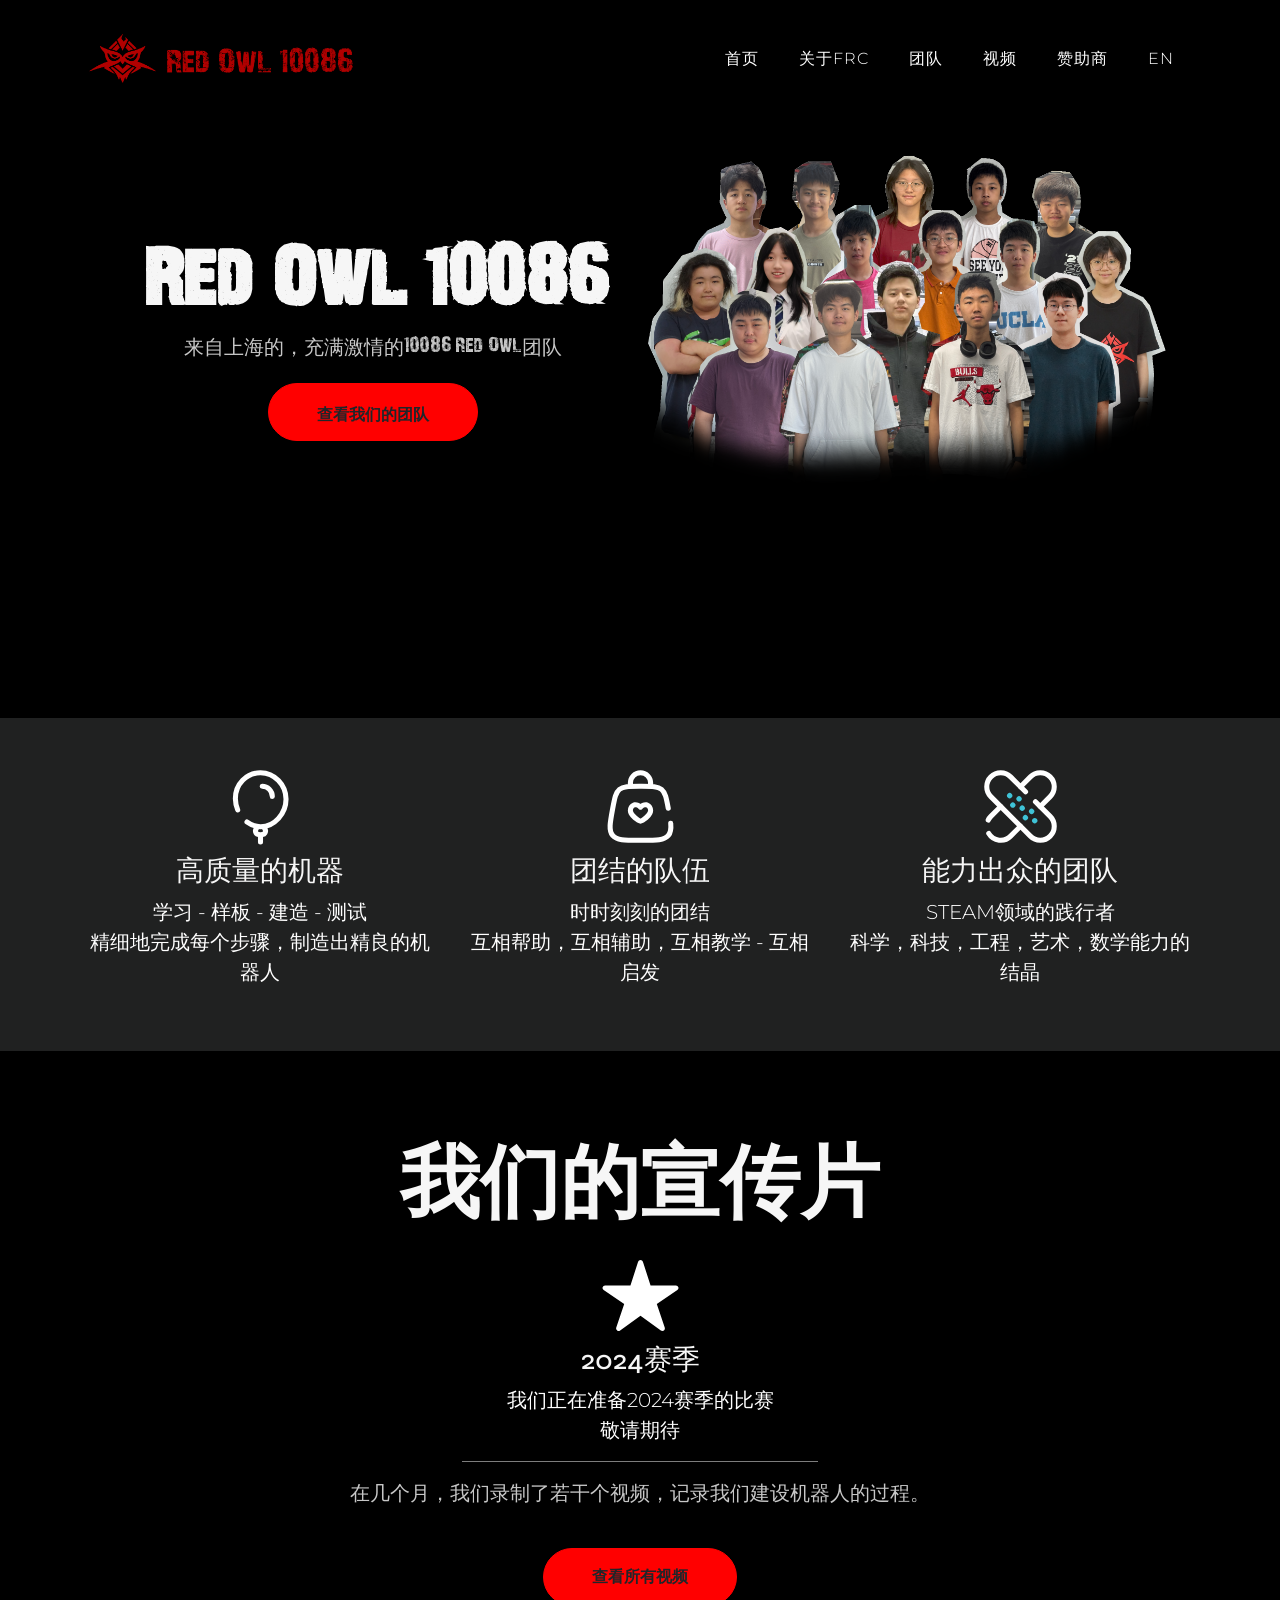
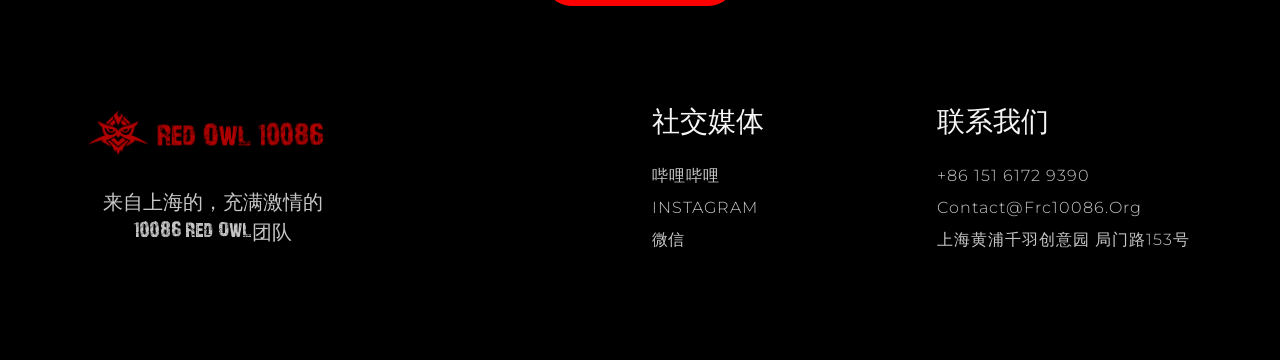
<file: index.html>
<!-- missing overall video, bilibili site, line 484-->
<!-- change team picture-->
 <!-- change email and tel-->

<!doctype html>
<html lang="en">
  <head>
    <title>Red Owl 10086 - 首页</title>
    <meta charset="utf-8" />
    <meta name="viewport" content="width=device-width, initial-scale=1, shrink-to-fit=no" /> 
    
    <link href="https://cdn.bootcdn.net/ajax/libs/twitter-bootstrap/5.3.2/css/bootstrap.min.css" rel="stylesheet" integrity="sha384-T3c6CoIi6uLrA9TneNEoa7RxnatzjcDSCmG1MXxSR1GAsXEV/Dwwykc2MPK8M2HN" crossorigin="anonymous"/>     
    <link rel="stylesheet" href="https://cdn.bootcdn.net/ajax/libs/Swiper/9.4.1/swiper-bundle.min.css" /> <!--cdncss link-->
    <link rel="preconnect" href="https://fonts.googleapis.com">
    <link rel="preconnect" href="https://fonts.gstatic.com" crossorigin>
    <link href="https://fonts.googleapis.com/css2?family=Montserrat:ital,wght@0,100..900;1,100..900&family=Syne:wght@400..800&display=swap" rel="stylesheet">         
    <link rel="stylesheet" href="style.css"/>
    <link rel="icon" href="images/Logo.ico" type="image/x-icon">
  </head>

  <body class="bg-black" data-bs-spy="scroll" data-bs-target="#navbar" data-bs-root-margin="0px 0px -40%" data-bs-smooth-scroll="true" tabindex="0">
    <svg xmlns="http://www.w3.org/2000/svg" style="display: none;">
      <symbol xmlns="http://www.w3.org/2000/svg" id="play" viewBox="0 0 32 32"><path fill="currentColor" d="M9 5.156v21.688l1.531-1L25.844 16L10.53 6.156zm2 3.657L22.156 16L11 23.188z"/></symbol>
      <symbol xmlns="http://www.w3.org/2000/svg" id="bicycling-round-outline" viewBox="0 0 24 24">
        <path fill="currentColor" fill-rule="evenodd" d="M14 2.75a1.25 1.25 0 1 0 0 2.5a1.25 1.25 0 0 0 0-2.5M11.25 4a2.75 2.75 0 1 1 5.5 0a2.75 2.75 0 0 1-5.5 0m-.331 4.506a1.888 1.888 0 1 0-1.93 3.207l3.09 1.349a2.64 2.64 0 0 1 1.37 3.46l-.76 1.773a.75.75 0 0 1-1.378-.59l.76-1.775a1.14 1.14 0 0 0-.592-1.494l-3.09-1.348a3.388 3.388 0 1 1 3.464-5.756l2.159 1.719a.915.915 0 0 0 .57.199H18.5a.75.75 0 0 1 0 1.5h-3.918a2.417 2.417 0 0 1-1.505-.526zM6 15.75a2.25 2.25 0 1 0 0 4.5a2.25 2.25 0 0 0 0-4.5M2.25 18a3.75 3.75 0 1 1 7.5 0a3.75 3.75 0 0 1-7.5 0M18 15.75a2.25 2.25 0 1 0 0 4.5a2.25 2.25 0 0 0 0-4.5M14.25 18a3.75 3.75 0 1 1 7.5 0a3.75 3.75 0 0 1-7.5 0" clip-rule="evenodd"/>
      </symbol>
      <symbol xmlns="http://www.w3.org/2000/svg" id="facebook" viewBox="0 0 24 24">
        <path fill="currentColor"
          d="M9.198 21.5h4v-8.01h3.604l.396-3.98h-4V7.5a1 1 0 0 1 1-1h3v-4h-3a5 5 0 0 0-5 5v2.01h-2l-.396 3.98h2.396v8.01Z" />
      </symbol>
      <symbol xmlns="http://www.w3.org/2000/svg" id="youtube" viewBox="0 0 32 32">
        <path fill="currentColor"
          d="M29.41 9.26a3.5 3.5 0 0 0-2.47-2.47C24.76 6.2 16 6.2 16 6.2s-8.76 0-10.94.59a3.5 3.5 0 0 0-2.47 2.47A36.13 36.13 0 0 0 2 16a36.13 36.13 0 0 0 .59 6.74a3.5 3.5 0 0 0 2.47 2.47c2.18.59 10.94.59 10.94.59s8.76 0 10.94-.59a3.5 3.5 0 0 0 2.47-2.47A36.13 36.13 0 0 0 30 16a36.13 36.13 0 0 0-.59-6.74ZM13.2 20.2v-8.4l7.27 4.2Z" />
      </symbol>
      <symbol xmlns="http://www.w3.org/2000/svg" id="twitter" viewBox="0 0 256 256">
        <path fill="currentColor"
          d="m245.66 77.66l-29.9 29.9C209.72 177.58 150.67 232 80 232c-14.52 0-26.49-2.3-35.58-6.84c-7.33-3.67-10.33-7.6-11.08-8.72a8 8 0 0 1 3.85-11.93c.26-.1 24.24-9.31 39.47-26.84a110.93 110.93 0 0 1-21.88-24.2c-12.4-18.41-26.28-50.39-22-98.18a8 8 0 0 1 13.65-4.92c.35.35 33.28 33.1 73.54 43.72V88a47.87 47.87 0 0 1 14.36-34.3A46.87 46.87 0 0 1 168.1 40a48.66 48.66 0 0 1 41.47 24H240a8 8 0 0 1 5.66 13.66Z" />
      </symbol>
      <symbol xmlns="http://www.w3.org/2000/svg" id="instagram" viewBox="0 0 256 256">
        <path fill="currentColor"
          d="M128 80a48 48 0 1 0 48 48a48.05 48.05 0 0 0-48-48Zm0 80a32 32 0 1 1 32-32a32 32 0 0 1-32 32Zm48-136H80a56.06 56.06 0 0 0-56 56v96a56.06 56.06 0 0 0 56 56h96a56.06 56.06 0 0 0 56-56V80a56.06 56.06 0 0 0-56-56Zm40 152a40 40 0 0 1-40 40H80a40 40 0 0 1-40-40V80a40 40 0 0 1 40-40h96a40 40 0 0 1 40 40ZM192 76a12 12 0 1 1-12-12a12 12 0 0 1 12 12Z" />
      </symbol>
      <symbol xmlns="http://www.w3.org/2000/svg" id="linkedin" viewBox="0 0 24 24">
        <path fill="currentColor"
          d="M6.94 5a2 2 0 1 1-4-.002a2 2 0 0 1 4 .002zM7 8.48H3V21h4V8.48zm6.32 0H9.34V21h3.94v-6.57c0-3.66 4.77-4 4.77 0V21H22v-7.93c0-6.17-7.06-5.94-8.72-2.91l.04-1.68z" />
      </symbol>
      <symbol xmlns="http://www.w3.org/2000/svg" id="bolt-outline" viewBox="0 0 24 24">
        <path fill="currentColor" fill-rule="evenodd" d="M20.528 10.374c-.37-.642-1.05-.853-1.699-.944c-.653-.091-1.528-.091-2.586-.091h-.06c-.63 0-1.043-.007-1.343-.048c-.271-.038-.357-.094-.394-.127c-.027-.028-.075-.093-.108-.33c-.039-.28-.04-.663-.04-1.277v-.374c0-1.588 0-2.86-.123-3.766c-.114-.851-.387-1.807-1.331-2.097c-.928-.284-1.706.326-2.31.954c-.645.67-1.41 1.705-2.368 3.001L5.029 9.52c-.61.825-1.12 1.514-1.422 2.083c-.304.57-.525 1.248-.188 1.924v.002l.004.008l.004.007l.004.008l.005.008l.004.008l.004.008l.005.008l.004.007l.001.002c.368.637 1.044.86 1.699.96c.674.102 1.574.109 2.665.109c.637 0 1.042.001 1.34.04c.264.033.343.085.376.114c.03.032.083.105.12.35c.042.281.049.67.049 1.277v.375c0 1.587 0 2.86.122 3.766c.115.85.387 1.807 1.331 2.096c.928.284 1.706-.325 2.31-.954c.645-.67 1.41-1.704 2.368-3.001l3.1-4.193c.63-.854 1.15-1.567 1.455-2.16c.3-.58.509-1.262.175-1.932l-.002-.002l-.003-.008l-.004-.008l-.004-.007l-.004-.009l-.005-.008l-.004-.007l-.005-.008l-.004-.007zm-8.913-7.06c-.569.59-1.276 1.545-2.28 2.903L6.273 10.36c-.658.89-1.098 1.489-1.342 1.948c-.12.223-.164.364-.177.45c-.008.053-.003.076.003.092c.025.035.13.144.622.22c.538.082 1.311.092 2.439.092h.046c.577 0 1.08 0 1.484.051c.433.056.864.181 1.22.516l.006.006l.006.005c.35.344.492.77.557 1.203c.062.414.066.923.066 1.5v.31c0 1.667.001 2.836.108 3.63c.054.396.125.628.194.757c.051.097.081.104.09.106h.002c.01.004.048.017.161-.04c.142-.072.345-.226.628-.52c.568-.59 1.276-1.545 2.28-2.903l3.061-4.143c.654-.885 1.09-1.492 1.33-1.956c.204-.397.181-.531.168-.567c-.023-.033-.123-.134-.603-.202c-.537-.075-1.306-.076-2.44-.076c-.602 0-1.125-.004-1.548-.063c-.437-.06-.869-.192-1.222-.524l-.006-.006l-.005-.005c-.353-.347-.49-.772-.549-1.202c-.055-.394-.054-.883-.054-1.434v-.358c0-1.667-.002-2.836-.11-3.63c-.052-.395-.124-.627-.193-.757c-.051-.097-.08-.103-.089-.105h-.002l-.001-.001c-.01-.004-.047-.016-.161.04c-.142.072-.345.226-.628.52" clip-rule="evenodd"/>
      </symbol>
      <symbol xmlns="http://www.w3.org/2000/svg" id="bone-outline" viewBox="0 0 24 24">
        <path fill="currentColor" fill-rule="evenodd" d="M17.17 3.268a1.77 1.77 0 0 0-2.502 0c-.568.568-.858 1.59-.656 2.322c.09.325.152.715.117 1.109c-.035.397-.174.844-.53 1.2l-5.7 5.7c-.356.356-.803.495-1.2.53a3.178 3.178 0 0 1-1.11-.117c-.732-.202-1.753.088-2.32.656a1.769 1.769 0 1 0 2.5 2.502a.75.75 0 1 1 1.062 1.06a1.769 1.769 0 1 0 2.501 2.502c.568-.568.858-1.59.656-2.322a3.178 3.178 0 0 1-.117-1.109c.035-.397.174-.844.53-1.2l5.7-5.7c.356-.356.803-.495 1.2-.53a3.18 3.18 0 0 1 1.11.117c.732.202 1.753-.088 2.32-.656a1.77 1.77 0 0 0-2.5-2.501a.75.75 0 0 1-1.062-1.061a1.769 1.769 0 0 0 0-2.502m2.003 1.559a3.27 3.27 0 0 0-5.566-2.62c-.919.92-1.398 2.489-1.04 3.783c.058.21.083.414.068.577c-.014.16-.06.234-.097.272l-5.7 5.7c-.037.037-.111.082-.271.096a1.693 1.693 0 0 1-.577-.068c-1.294-.358-2.864.121-3.783 1.04a3.27 3.27 0 0 0 2.62 5.566a3.269 3.269 0 0 0 5.566 2.62c.919-.92 1.398-2.489 1.04-3.783a1.694 1.694 0 0 1-.068-.577c.014-.16.06-.234.097-.272l5.7-5.7c.037-.037.111-.082.271-.096c.163-.015.366.01.577.068c1.294.358 2.864-.121 3.782-1.04a3.269 3.269 0 0 0-2.619-5.566" clip-rule="evenodd"/>
      </symbol>
      <symbol xmlns="http://www.w3.org/2000/svg" id="bottle-outline" viewBox="0 0 24 24">
        <path fill="currentColor" fill-rule="evenodd" d="m16.877 2.598l-.025.046l-.076.138l.866.522l.078-.142l.024-.042l-.041-.025l-.781-.47zm1.054.64h-.001zm-.726 1.554l-1.472-.887l-2.665 1.31a4.434 4.434 0 0 0-2.26 2.472l.059-.03a3.454 3.454 0 0 1 3.703.393c.517.414 1.21.537 1.839.328l1.055-.352l-.01-.133zm1.757 3.998a.746.746 0 0 0 .014-.423c0-.131-.004-.263-.012-.394l-.015-.193l-.262-3.267l.355-.642a4.2 4.2 0 0 0 .166-.317c.053-.116.111-.274.12-.467a1.25 1.25 0 0 0-.195-.73a1.258 1.258 0 0 0-.337-.344a4.243 4.243 0 0 0-.303-.192l-.016-.01l-.799-.482a5.377 5.377 0 0 0-.33-.188a1.26 1.26 0 0 0-.489-.139a1.25 1.25 0 0 0-.763.205a1.26 1.26 0 0 0-.354.364c-.065.098-.131.218-.192.328l-.323.583l-2.827 1.39l-.168.083C10.606 4.79 9.46 6.36 9.116 8.188c-.01.05-.019.103-.034.19l-.001.007l-.03.174a7.243 7.243 0 0 1-2.095 3.926l-.804.791c-.504.496-.91.895-1.214 1.24c-.31.35-.56.693-.71 1.087a3.486 3.486 0 0 0 .363 3.18c.236.35.558.626.939.894c.373.263.859.555 1.46.918l.713.43c.601.361 1.087.654 1.492.86c.412.21.806.366 1.225.405a3.233 3.233 0 0 0 2.88-1.284c.254-.334.413-.731.548-1.183c.133-.445.261-1.011.42-1.715l.255-1.122l.039-.17a7.198 7.198 0 0 1 2.297-3.799l.006-.005l.141-.125a6.094 6.094 0 0 0 1.956-4.097m-1.666.873l-.413.138a3.454 3.454 0 0 1-3.25-.58a1.954 1.954 0 0 0-2.095-.222l-1.186.593a8.707 8.707 0 0 1-2.21 3.83l-.13.13l-.789.774c-.528.52-.897.883-1.161 1.182c-.263.298-.377.482-.433.63c-.228.6-.15 1.28.205 1.807c.087.128.237.28.559.505c.324.229.764.494 1.395.874l.665.4c.631.381 1.071.645 1.422.824c.35.178.546.236.685.249c.586.055 1.168-.2 1.544-.696c.094-.123.19-.319.307-.708c.116-.39.234-.906.4-1.643l.25-1.1l.042-.182a8.697 8.697 0 0 1 2.624-4.452l.137-.121l.004-.004l.128-.113a4.538 4.538 0 0 0 1.3-2.115" clip-rule="evenodd"/>
      </symbol>
      <symbol xmlns="http://www.w3.org/2000/svg" id="cup-paper-outline" viewBox="0 0 24 24">
        <path fill="currentColor" fill-rule="evenodd" d="M9.147 1.25h5.707c.886 0 1.607 0 2.194.06c.612.061 1.146.192 1.64.495c.155.096.304.203.444.32c.444.373.737.838.99 1.399c.241.538.47 1.222.75 2.062l.012.037l.05.148c.147.443.279.837.347 1.165c.071.347.102.747-.083 1.143c-.093.2-.223.38-.382.53c-.317.301-.707.4-1.058.44c-.18.022-.385.032-.61.037l-1.412 9.649c-.114.776-.209 1.427-.352 1.941c-.15.545-.378 1.028-.814 1.405c-.436.377-.947.532-1.508.602c-.53.067-1.188.067-1.972.067h-2.18c-.784 0-1.442 0-1.972-.067c-.561-.07-1.072-.226-1.508-.602c-.436-.377-.663-.86-.814-1.405c-.143-.514-.238-1.165-.352-1.941l-1.413-9.65a6.346 6.346 0 0 1-.609-.035c-.351-.042-.74-.14-1.058-.44a1.75 1.75 0 0 1-.382-.531c-.185-.396-.154-.796-.083-1.143c.068-.328.2-.722.348-1.165l.013-.04l.048-.145c.28-.84.509-1.524.751-2.062c.252-.561.546-1.026.99-1.398a3.57 3.57 0 0 1 .444-.32c.493-.304 1.027-.435 1.639-.497c.588-.059 1.309-.059 2.195-.059m-2.78 7.84l.317 2.16h10.632l.316-2.16zm10.73 3.66H6.903l.512 3.5h9.168zm-.733 5H7.636l.105.72c.123.836.205 1.392.32 1.805c.109.392.223.56.35.67c.127.11.31.2.715.25c.425.054.987.055 1.831.055h2.086c.844 0 1.407-.001 1.831-.055c.404-.05.588-.14.715-.25c.127-.11.241-.278.35-.67c.115-.413.198-.97.32-1.804zM7.103 2.802c-.488.049-.775.14-1.004.281a2.251 2.251 0 0 0-.267.193c-.207.173-.384.416-.585.863c-.208.461-.413 1.073-.708 1.959l-.036.107c-.166.496-.267.804-.315 1.034a.748.748 0 0 0-.023.213a.25.25 0 0 0 .046.064a.748.748 0 0 0 .209.044c.233.028.557.03 1.08.03h13c.523 0 .847-.002 1.08-.03a.749.749 0 0 0 .21-.044a.25.25 0 0 0 .045-.064a.749.749 0 0 0-.023-.213c-.048-.23-.15-.538-.315-1.034l-.035-.107c-.296-.886-.501-1.498-.709-1.959c-.2-.447-.378-.69-.585-.863a2.248 2.248 0 0 0-.267-.193c-.23-.14-.516-.232-1.004-.281c-.503-.051-1.148-.052-2.082-.052h-5.63c-.934 0-1.579 0-2.082.052" clip-rule="evenodd"/>
      </symbol>
      <symbol xmlns="http://www.w3.org/2000/svg" id="flame-outline" viewBox="0 0 24 24">
        <path fill="currentColor" fill-rule="evenodd" d="M9.26 3.099c.404-1.011 1.735-1.636 2.767-.85c1.72 1.31 3.877 3.237 5.613 5.44c1.72 2.183 3.11 4.746 3.11 7.311c0 2.293-.71 3.997-1.738 5.218c-1.019 1.209-2.313 1.901-3.43 2.25a1.153 1.153 0 0 1-1.355-.514c-.24-.403-.241-.94.06-1.371c.857-1.232 1.763-3.004 1.763-4.583c0-.784-.338-1.711-.883-2.663a14.333 14.333 0 0 0-1.403-1.99c-.101 1.402-.406 3.165-1.352 4.623a1.162 1.162 0 0 1-1.894.093c-.159-.201-.316-.422-.46-.624l-.025-.036c-.079-.11-.153-.215-.225-.313c-.686.683-1.325 1.5-1.325 2.41c0 .804.401 1.902.876 2.834c.257.503.15 1.061-.16 1.427c-.328.388-.926.588-1.493.26C5.762 20.895 3.25 18.49 3.25 15c0-.947.321-1.926.77-2.883c.453-.963 1.066-1.967 1.71-2.97c.223-.347.45-.694.675-1.04c1.105-1.693 2.2-3.371 2.855-5.008m1.638.318a.419.419 0 0 0-.245.238c-.716 1.79-1.913 3.622-3.018 5.313c-.22.336-.435.667-.643.99c-.64.995-1.207 1.929-1.614 2.796c-.41.874-.628 1.62-.628 2.246c0 2.294 1.407 4.076 2.883 5.178c-.355-.84-.65-1.811-.65-2.678c0-1.73 1.3-3.037 2.026-3.725c.47-.445 1.282-.485 1.756.099c.17.211.338.446.49.66l.018.025l.125.175c.67-1.274.856-2.828.903-4.108c.02-.526.346-.943.774-1.117a1.2 1.2 0 0 1 1.354.314l-.557.503l.556-.503c.667.737 1.435 1.712 2.04 2.768c.598 1.043 1.082 2.242 1.082 3.409c0 1.693-.768 3.41-1.544 4.689a5.697 5.697 0 0 0 1.858-1.437c.787-.934 1.386-2.29 1.386-4.252c0-2.057-1.137-4.287-2.789-6.383C14.826 6.54 12.77 4.7 11.118 3.442c-.054-.041-.125-.057-.22-.025" clip-rule="evenodd"/>
      </symbol>
      <symbol xmlns="http://www.w3.org/2000/svg" id="balloon-broken" viewBox="0 0 24 24">
        <g fill="none" stroke="currentColor" stroke-linecap="round" stroke-width="1.5">
          <path d="M8 16.607c1.15.86 2.518 1.38 4 1.393c4.142.034 7.594-3.92 7.56-8.196C19.527 5.53 16.142 2.034 12 2c-4.142-.034-7.473 3.404-7.44 7.68A8.88 8.88 0 0 0 5.244 13"/>
          <path d="M15.5 9a3.035 3.035 0 0 0-3-3M12 20.35c.321 0 .482 0 .593-.022c.654-.128 1.051-.772.858-1.39c-.033-.105-.109-.242-.261-.515M12 20.35c-.321 0-.482 0-.593-.022c-.654-.128-1.051-.772-.858-1.39c.033-.105.109-.242.261-.515M12 20.35v2.15"/>
        </g>
      </symbol>
      <symbol xmlns="http://www.w3.org/2000/svg" id="bag-heart-broken" viewBox="0 0 24 24">
        <g fill="none"><path fill="currentColor" d="m12 12.191l-.519.542a.75.75 0 0 0 1.038 0zm-.957 3.675l-.444.604zm1.914 0l-.444-.605zm-.957.462v.75zm-.514-1.067c-.417-.307-.878-.69-1.227-1.093c-.368-.426-.509-.757-.509-.971h-1.5c0 .77.441 1.45.875 1.952c.453.525 1.014.984 1.474 1.321zM9.75 13.197c0-.576.263-.827.492-.907c.25-.088.714-.06 1.24.443l1.037-1.083c-.825-.79-1.861-1.096-2.773-.776c-.934.327-1.496 1.226-1.496 2.323zm3.65 3.273c.46-.337 1.022-.796 1.475-1.32c.434-.502.875-1.183.875-1.953h-1.5c0 .214-.141.545-.51.971c-.348.403-.809.786-1.226 1.093zm2.35-3.273c0-1.097-.562-1.996-1.496-2.323c-.912-.32-1.948-.014-2.773.776l1.038 1.083c.525-.503.989-.531 1.24-.443c.228.08.491.33.491.907zM10.6 16.47c.368.27.782.608 1.4.608v-1.5c-.024 0-.04 0-.094-.03a4 4 0 0 1-.42-.287zm1.914-1.21a4 4 0 0 1-.42.289c-.054.029-.07.029-.094.029v1.5c.618 0 1.032-.337 1.4-.608z"/>
          <path stroke="currentColor" stroke-linecap="round" stroke-width="1.5" d="M9 6V5a3 3 0 1 1 6 0v1m5.224 6.526c-.586-3.121-.878-4.682-1.99-5.604C17.125 6 15.537 6 12.36 6h-.72c-3.176 0-4.764 0-5.875.922c-1.11.922-1.403 2.483-1.989 5.604c-.823 4.389-1.234 6.583-.034 8.029C4.942 22 7.174 22 11.639 22h.722c4.465 0 6.698 0 7.897-1.445c.696-.84.85-1.93.696-3.555"/>
        </g>
      </symbol>
      <symbol xmlns="http://www.w3.org/2000/svg" id="adhesive-plaster-broken" viewBox="0 0 24 24">
        <g fill="none">
          <path stroke="currentColor" stroke-linecap="round" stroke-width="1.5" d="M13.5 7.642L9.071 3.213a4.142 4.142 0 0 0-5.858 5.858L14.93 20.787a4.142 4.142 0 0 0 5.858-5.858l-4.358-4.358"/><path stroke="currentColor" stroke-linecap="round" stroke-width="1.5" d="m12 17.858l-2.929 2.929A4.142 4.142 0 0 1 2.596 20m3.546-8l-2.929 2.929c-.322.322-.58.685-.774 1.071M12 6.142l2.929-2.929a4.142 4.142 0 1 1 5.858 5.858L17.857 12"/><path fill="#3FC3D7" d="M15.841 12.871a.788.788 0 1 1-1.114 1.114a.788.788 0 0 1 1.114-1.114m-3.712-3.712a.787.787 0 1 0-1.114 1.114a.787.787 0 0 0 1.114-1.114m4.641 6.497a.787.787 0 1 1-1.114 1.114a.787.787 0 0 1 1.114-1.114M9.345 8.23A.788.788 0 1 0 8.23 9.346A.788.788 0 0 0 9.345 8.23m3.712 3.713a.787.787 0 1 1-1.113 1.114a.787.787 0 0 1 1.113-1.114m.928 2.785a.788.788 0 1 1-1.114 1.113a.788.788 0 0 1 1.114-1.113m-3.712-3.713a.787.787 0 1 0-1.114 1.114a.787.787 0 0 0 1.114-1.114"/>
        </g>
      </symbol>
      <symbol xmlns="http://www.w3.org/2000/svg" id="star" viewBox="0 0 512 512">
        <path fill="currentColor" d="M394 480a16 16 0 0 1-9.39-3L256 383.76L127.39 477a16 16 0 0 1-24.55-18.08L153 310.35L23 221.2a16 16 0 0 1 9-29.2h160.38l48.4-148.95a16 16 0 0 1 30.44 0l48.4 149H480a16 16 0 0 1 9.05 29.2L359 310.35l50.13 148.53A16 16 0 0 1 394 480"/>
      </symbol>
      <symbol xmlns="http://www.w3.org/2000/svg" id="play" width="4em" height="4em" viewBox="0 0 32 32">
        <path fill="currentColor" d="M9 5.156v21.688l1.531-1L25.844 16L10.53 6.156zm2 3.657L22.156 16L11 23.188z"/>
      </symbol>
      <symbol id="facebook" viewBox="0 0 20 20">
        <path fill="white" d="M10 .4C4.698.4.4 4.698.4 10s4.298 9.6 9.6 9.6s9.6-4.298 9.6-9.6S15.302.4 10 .4m2.274 6.634h-1.443c-.171 0-.361.225-.361.524V8.6h1.805l-.273 1.486H10.47v4.461H8.767v-4.461H7.222V8.6h1.545v-.874c0-1.254.87-2.273 2.064-2.273h1.443z"/>
      </symbol>
      <symbol id="linkedin" viewBox="0 0 20 20">
        <path fill="white" d="M10 .4C4.698.4.4 4.698.4 10s4.298 9.6 9.6 9.6s9.6-4.298 9.6-9.6S15.302.4 10 .4M7.65 13.979H5.706V7.723H7.65zm-.984-7.024c-.614 0-1.011-.435-1.011-.973c0-.549.409-.971 1.036-.971s1.011.422 1.023.971c0 .538-.396.973-1.048.973m8.084 7.024h-1.944v-3.467c0-.807-.282-1.355-.985-1.355c-.537 0-.856.371-.997.728c-.052.127-.065.307-.065.486v3.607H8.814v-4.26c0-.781-.025-1.434-.051-1.996h1.689l.089.869h.039c.256-.408.883-1.01 1.932-1.01c1.279 0 2.238.857 2.238 2.699z"/>
      </symbol>
      <symbol id="youtube" viewBox="0 0 20 20">
        <path fill="white" d="M11.603 9.833L9.357 8.785C9.161 8.694 9 8.796 9 9.013v1.974c0 .217.161.319.357.228l2.245-1.048c.197-.092.197-.242.001-.334M10 .4C4.698.4.4 4.698.4 10s4.298 9.6 9.6 9.6s9.6-4.298 9.6-9.6S15.302.4 10 .4m0 13.5c-4.914 0-5-.443-5-3.9s.086-3.9 5-3.9s5 .443 5 3.9s-.086 3.9-5 3.9"/>
      </symbol>
      <symbol id="twitter" viewBox="0 0 20 20">
        <path fill="white" d="M10 .4C4.698.4.4 4.698.4 10s4.298 9.6 9.6 9.6s9.6-4.298 9.6-9.6S15.302.4 10 .4m3.905 7.864c.004.082.005.164.005.244c0 2.5-1.901 5.381-5.379 5.381a5.335 5.335 0 0 1-2.898-.85c.147.018.298.025.451.025c.886 0 1.701-.301 2.348-.809a1.895 1.895 0 0 1-1.766-1.312a1.9 1.9 0 0 0 .853-.033a1.892 1.892 0 0 1-1.517-1.854v-.023c.255.141.547.227.857.237a1.89 1.89 0 0 1-.585-2.526a5.376 5.376 0 0 0 3.897 1.977a1.891 1.891 0 0 1 3.222-1.725a3.797 3.797 0 0 0 1.2-.459a1.9 1.9 0 0 1-.831 1.047a3.799 3.799 0 0 0 1.086-.299a3.834 3.834 0 0 1-.943.979"/>
      </symbol>
      <symbol id="instagram" viewBox="0 0 20 20">
        <path fill="white" d="M13 10a3 3 0 1 1-6 0c0-.171.018-.338.049-.5H6v3.997c0 .278.225.503.503.503h6.995a.503.503 0 0 0 .502-.503V9.5h-1.049c.031.162.049.329.049.5m-3 2a2 2 0 1 0-.001-4.001A2 2 0 0 0 10 12m2.4-4.1h1.199a.301.301 0 0 0 .301-.3V6.401a.301.301 0 0 0-.301-.301H12.4a.301.301 0 0 0-.301.301V7.6c.001.165.136.3.301.3M10 .4A9.6 9.6 0 0 0 .4 10a9.6 9.6 0 0 0 9.6 9.6a9.6 9.6 0 0 0 9.6-9.6A9.6 9.6 0 0 0 10 .4m5 13.489C15 14.5 14.5 15 13.889 15H6.111C5.5 15 5 14.5 5 13.889V6.111C5 5.5 5.5 5 6.111 5h7.778C14.5 5 15 5.5 15 6.111z"/>
      </symbol>
    </svg>
    
    <!-- navigational bar -->
    <header id="top" class="position-sticky top-0 start-0">     
      <nav class="navbar navbar-expand-lg fixed-top bg-black py-4">
        <div class="container">
          <a class="navbar-brand" href="#home">
            <!--Here is the logo modification page-->
            <img src="images/Logo.png"  height = "60" >
          </a>
          <button class="navbar-toggler" type="button" data-bs-toggle="offcanvas" data-bs-target="#offcanvasNavbar" aria-controls="offcanvasNavbar">
            <span class="navbar-toggler-icon"></span>
          </button>
          <div class="offcanvas offcanvas-end" tabindex="-1" id="offcanvasNavbar" aria-labelledby="offcanvasNavbarLabel">
            <div class="offcanvas-header bg-black">
              <button type="button" class="btn-close btn-close-white" data-bs-dismiss="offcanvas" aria-label="Close"></button>
            </div>
            <div class="offcanvas-body bg-black">
              <ul class="navbar-nav justify-content-end flex-grow-1 gap-4 pe-3">
                <li class="nav-item">
                  <a class="nav-link active text-uppercase" aria-current="page" href="index.html">首页</a>
                </li>
                <li class="nav-item">
                  <a class="nav-link text-uppercase" aria-current="page" href="frcCN.html">关于FRC</a>
                </li>
                <li class="nav-item">
                  <a class="nav-link text-uppercase" aria-current="page" href="teamCN.html">团队</a>
                </li>
                <!--<li class="nav-item">
                  <a class="nav-link text-uppercase" aria-current="page" href="achieveEN.html">Achievements</a>
                </li>-->
                <li class="nav-item">
                  <a class="nav-link text-uppercase" aria-current="page" href="vlogCN.html">视频</a>
                </li>
                <li class="nav-item active">
                  <a class="nav-link text-uppercase" href="sponsorCN.html">赞助商</a>
                </li>
                <li class="nav-item">
                  <a class="nav-link text-uppercase" aria-current="page" href="indexEN.html">EN</a>
                </li>
              </ul>              
            </div>
          </div>
        </div>
      </nav>
    </header>

    <section id="home" class="section-padding pt-5">
      <div class="container">
        <div class="row g-3 flex-row-reverse align-items-center">
          <div class="col-md-6">
            <CENTER><img src="images/team.png" width="100%" alt="banner"></CENTER>
          </div>
          <div class="col-md-6 text-center" style = "font-family:DaysLater;">
            <h1 class="display-1 fw-bold" style = "font-family:DaysLater;">
              Red Owl 10086
            </h1>
            <a>来自上海的，充满激情的10086 Red Owl团队</a><br>
            <a href="teamCN.html" class="btn btn-primary text-uppercase px-5 py-3 text-dark fw-semibold rounded-pill mt-4">查看我们的团队</a>
          </div>
        </div>
      </div>     
    </section>
    
    <section id="about" class="bg-secondary py-5">
      <div class="container text-center">
        <div class="row g-4 justify-content-center text-white">
          <div class="col-md-4">
            <div class="icon">
              <svg class="text-red" width="81" height="81">
                <use xlink:href="#balloon-broken"></use>
              </svg>
            </div>
            <h4 class="mt-2">
              高质量的机器
            </h4>
            <p>
              学习 - 样板 - 建造 - 测试 <br>精细地完成每个步骤，制造出精良的机器人
            </p> 
          </div>
          <div class="col-md-4">
            <div class="icon">
              <svg class="text-red" width="81" height="81">
                <use xlink:href="#bag-heart-broken"></use>
              </svg>
            </div>
            <h4 class="mt-2">
              团结的队伍
            </h4>
            <p>
              时时刻刻的团结 <br>互相帮助，互相辅助，互相教学 - 互相启发
            </p> 
          </div>
          <div class="col-md-4">
            <div class="icon">
              <svg class="text-red" width="81" height="81">
                <use xlink:href="#adhesive-plaster-broken"></use>
              </svg>
            </div>
            <h4 class="mt-2">
              能力出众的团队
            </h4>
            <p>
              STEAM领域的践行者 <br>科学，科技，工程，艺术，数学能力的结晶
            </p> 
          </div>
        </div>
      </div>   
    </section>
    
    <section id="video" class="section-padding">
      <CENTER><h1 class="display-1 fw-bold" style = "font-family:DaysLater;">我们的宣传片</h1></CENTER><br>
      <div class="">
        <CENTER>
            <!--
            <iframe width="70%" height="95%" src="https://player.bilibili.com/player.html?aid=663556073&bvid=BV1ua4y1U7YK&cid=1336992628&p=1&autoplay=0" title="YouTube video player" frameborder="0" allow="accelerometer; clipboard-write; encrypted-media; 
            gyroscope; picture-in-picture; web-share" allowfullscreen> </iframe></CENTER>
            -->
            <div id="comingsoon-placeholder"></div>
        </div>
      <CENTER><p>在几个月，我们录制了若干个视频，记录我们建设机器人的过程。</p>
      <a href="vlogCN.html" class="btn btn-primary text-uppercase px-5 py-3 text-dark fw-semibold rounded-pill mt-4">查看所有视频</a>
    </CENTER>
    </section>
    
    <div id="footer-placeholder"></div>


    <!-- Video Popup -->
    <div class="modal fade" id="myModal" tabindex="-1" role="dialog" aria-labelledby="exampleModalLabel" aria-hidden="true">
      <div class="modal-dialog" role="document">

          <div class="modal-content">
            
              <div class="modal-body">
                  <button type="button" class="btn-close" data-bs-dismiss="modal" aria-label="Close"><svg class="bi" width="40" height="40"><use xlink:href="#close-sharp"></use></svg></button>
                  <div class="ratio ratio-16x9">
                    <iframe class="embed-responsive-item" src="" id="video"  allowscriptaccess="always" allow="autoplay"></iframe>
                  </div>
              </div>

          </div>

      </div>
    </div>
    
    <script src="js/jquery-1.11.0.min.js"></script>
    <script
      src="https://cdn.bootcdn.net/ajax/libs/popper.js/2.11.8/umd/popper.min.js"
      integrity="sha384-I7E8VVD/ismYTF4hNIPjVp/Zjvgyol6VFvRkX/vR+Vc4jQkC+hVqc2pM8ODewa9r"
      crossorigin="anonymous"
    ></script>
    <script
      src="https://cdn.bootcdn.net/ajax/libs/twitter-bootstrap/5.3.2/js/bootstrap.min.js"
      integrity="sha384-BBtl+eGJRgqQAUMxJ7pMwbEyER4l1g+O15P+16Ep7Q9Q+zqX6gSbd85u4mG4QzX+"
      crossorigin="anonymous"
    ></script>    
    <script src="https://cdn.bootcdn.net/ajax/libs/Swiper/11.0.5/swiper-bundle.min.js"></script>
    <script type="text/javascript" src="js/script.js"></script>
    <script>
      fetch('footer.html')
        .then(response => response.text())
        .then(text => document.getElementById('footer-placeholder').innerHTML = text);
    </script>
    <script>
      fetch('comingsoon.html')
        .then(response => response.text())
        .then(text => document.getElementById('comingsoon-placeholder').innerHTML = text);
    </script>
  </body>

</html>
</file>
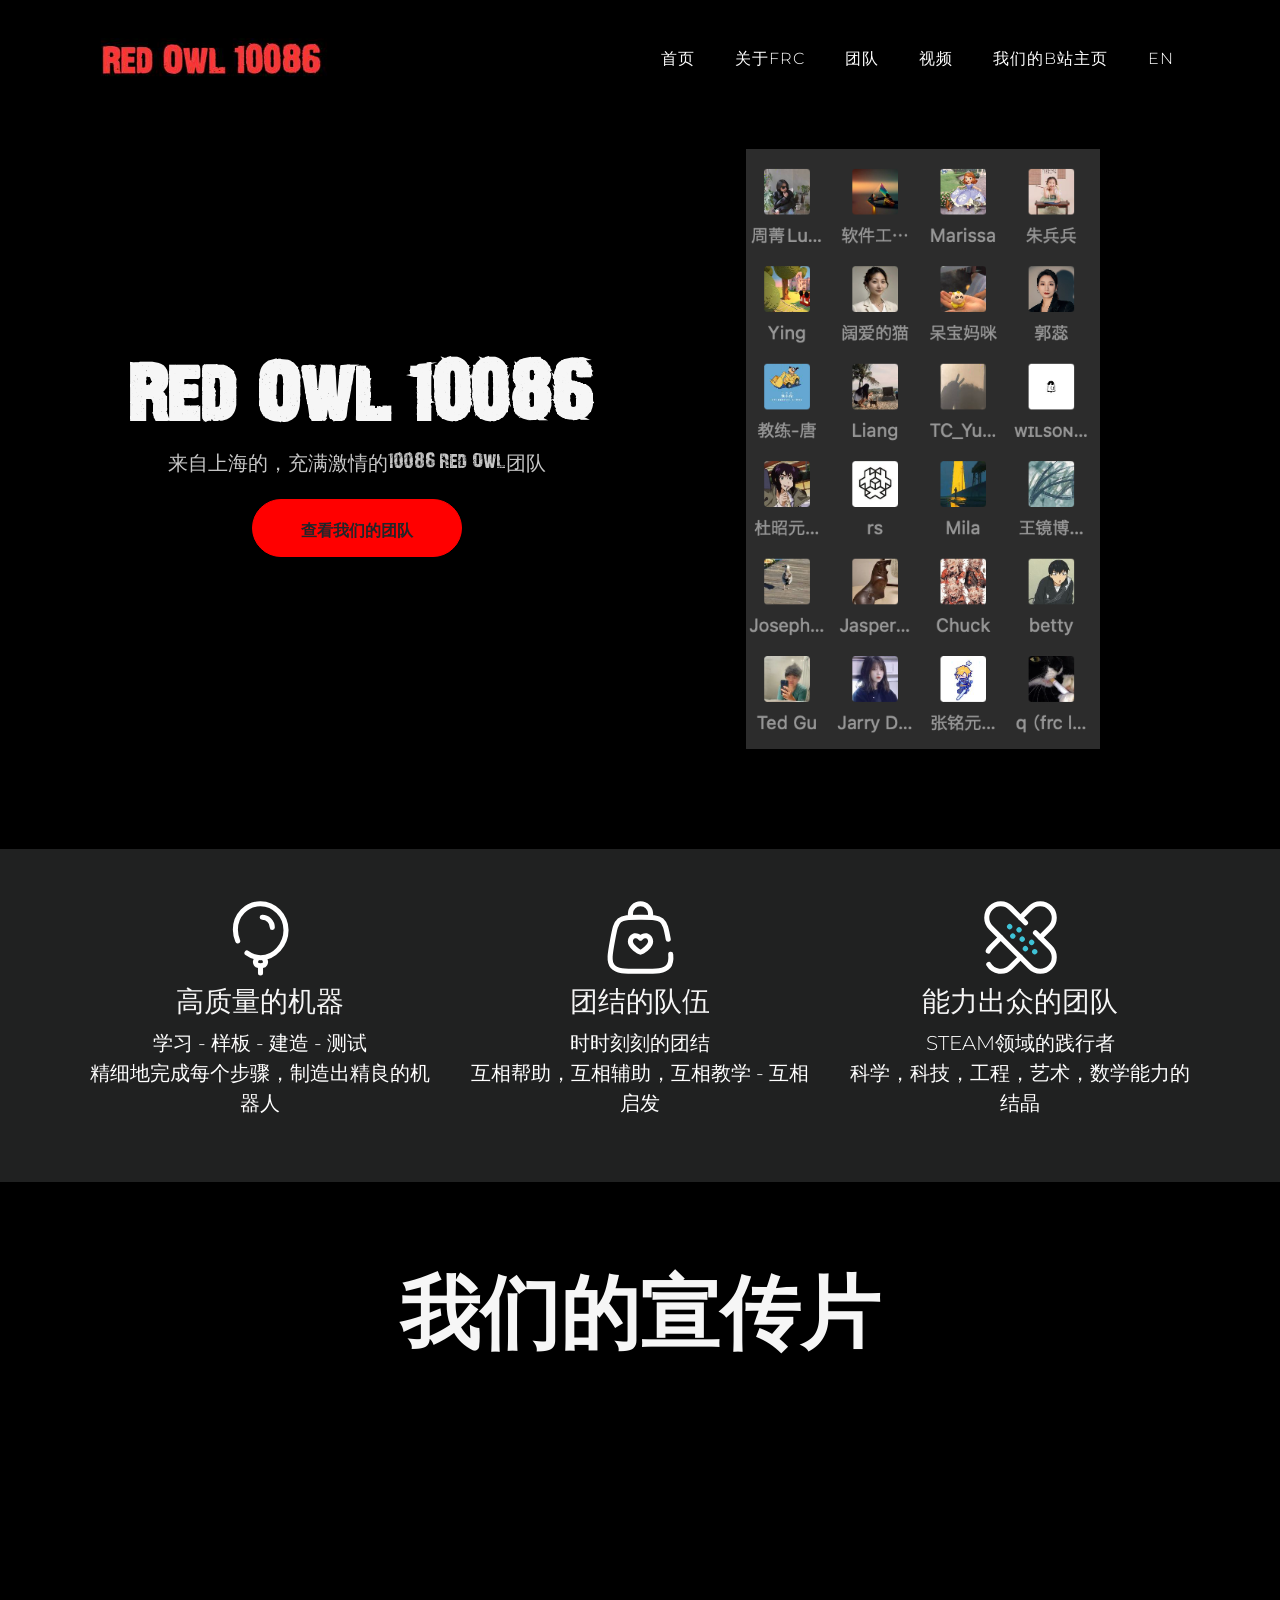
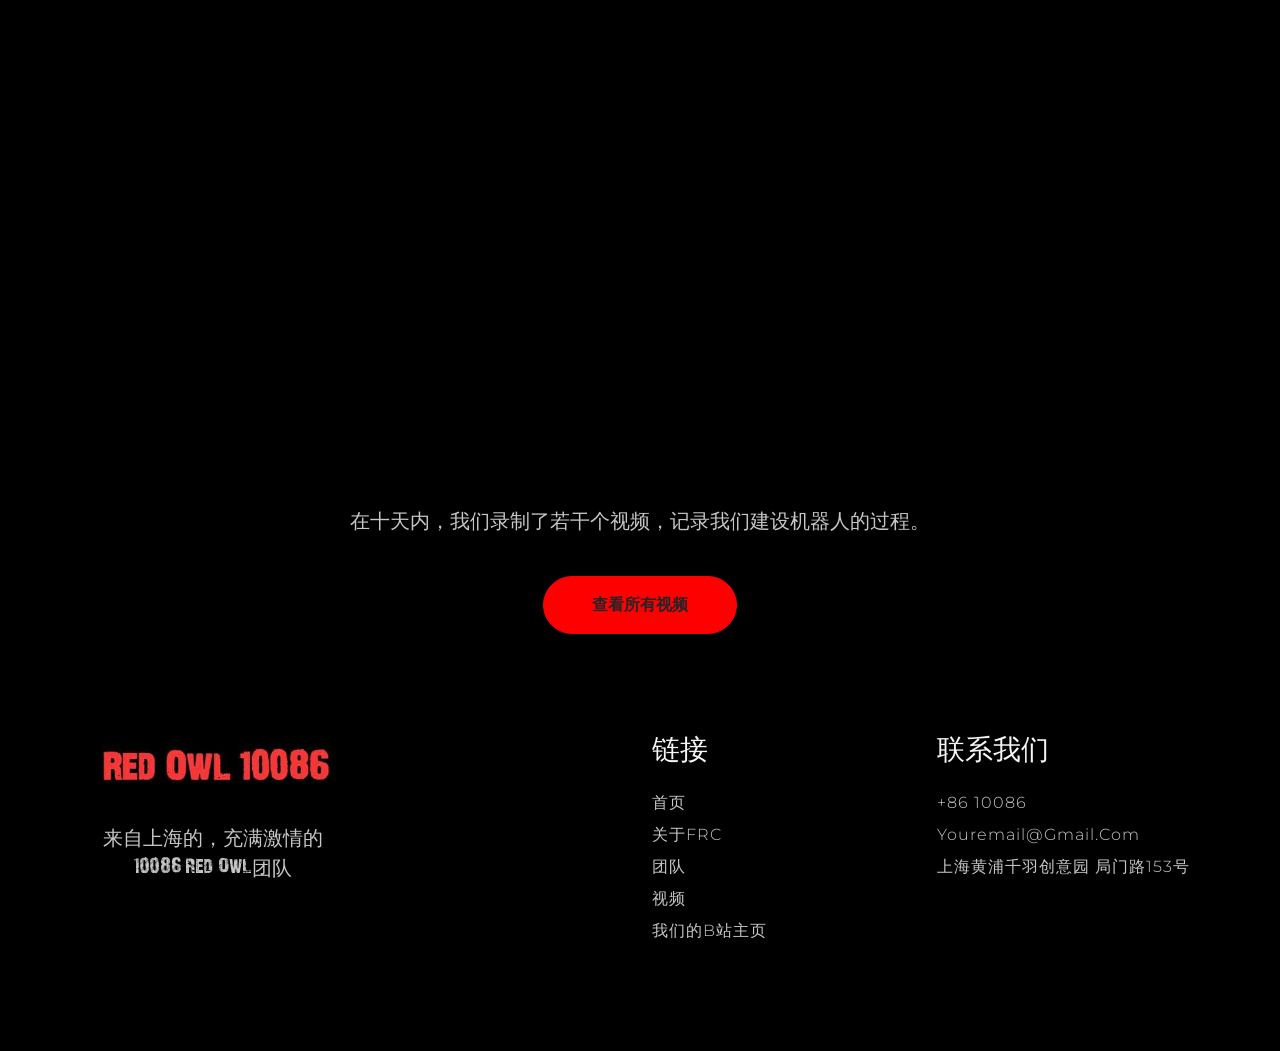
<file: html/index.html>
<!-- missing overall video, bilibili site, line 484-->
<!-- change team picture-->
 <!-- change email and tel-->

<!doctype html>
<html lang="en">
  <head>
    <title>Red Owl 10086 - 首页</title>
    <meta charset="utf-8" />
    <meta name="viewport" content="width=device-width, initial-scale=1, shrink-to-fit=no" /> 
    
    <link href="https://cdn.bootcdn.net/ajax/libs/twitter-bootstrap/5.3.2/css/bootstrap.min.css" rel="stylesheet" integrity="sha384-T3c6CoIi6uLrA9TneNEoa7RxnatzjcDSCmG1MXxSR1GAsXEV/Dwwykc2MPK8M2HN" crossorigin="anonymous"/>     
    <link rel="stylesheet" href="https://cdn.bootcdn.net/ajax/libs/Swiper/9.4.1/swiper-bundle.min.css" /> <!--cdncss link-->
    <link rel="preconnect" href="https://fonts.googleapis.com">
    <link rel="preconnect" href="https://fonts.gstatic.com" crossorigin>
    <link href="https://fonts.googleapis.com/css2?family=Montserrat:ital,wght@0,100..900;1,100..900&family=Syne:wght@400..800&display=swap" rel="stylesheet">         
    <link rel="stylesheet" href="style.css"/>
  </head>

  <body class="bg-black" data-bs-spy="scroll" data-bs-target="#navbar" data-bs-root-margin="0px 0px -40%" data-bs-smooth-scroll="true" tabindex="0">
    <svg xmlns="http://www.w3.org/2000/svg" style="display: none;">
      <symbol xmlns="http://www.w3.org/2000/svg" id="play" viewBox="0 0 32 32"><path fill="currentColor" d="M9 5.156v21.688l1.531-1L25.844 16L10.53 6.156zm2 3.657L22.156 16L11 23.188z"/></symbol>
      <symbol xmlns="http://www.w3.org/2000/svg" id="bicycling-round-outline" viewBox="0 0 24 24">
        <path fill="currentColor" fill-rule="evenodd" d="M14 2.75a1.25 1.25 0 1 0 0 2.5a1.25 1.25 0 0 0 0-2.5M11.25 4a2.75 2.75 0 1 1 5.5 0a2.75 2.75 0 0 1-5.5 0m-.331 4.506a1.888 1.888 0 1 0-1.93 3.207l3.09 1.349a2.64 2.64 0 0 1 1.37 3.46l-.76 1.773a.75.75 0 0 1-1.378-.59l.76-1.775a1.14 1.14 0 0 0-.592-1.494l-3.09-1.348a3.388 3.388 0 1 1 3.464-5.756l2.159 1.719a.915.915 0 0 0 .57.199H18.5a.75.75 0 0 1 0 1.5h-3.918a2.417 2.417 0 0 1-1.505-.526zM6 15.75a2.25 2.25 0 1 0 0 4.5a2.25 2.25 0 0 0 0-4.5M2.25 18a3.75 3.75 0 1 1 7.5 0a3.75 3.75 0 0 1-7.5 0M18 15.75a2.25 2.25 0 1 0 0 4.5a2.25 2.25 0 0 0 0-4.5M14.25 18a3.75 3.75 0 1 1 7.5 0a3.75 3.75 0 0 1-7.5 0" clip-rule="evenodd"/>
      </symbol>
      <symbol xmlns="http://www.w3.org/2000/svg" id="facebook" viewBox="0 0 24 24">
        <path fill="currentColor"
          d="M9.198 21.5h4v-8.01h3.604l.396-3.98h-4V7.5a1 1 0 0 1 1-1h3v-4h-3a5 5 0 0 0-5 5v2.01h-2l-.396 3.98h2.396v8.01Z" />
      </symbol>
      <symbol xmlns="http://www.w3.org/2000/svg" id="youtube" viewBox="0 0 32 32">
        <path fill="currentColor"
          d="M29.41 9.26a3.5 3.5 0 0 0-2.47-2.47C24.76 6.2 16 6.2 16 6.2s-8.76 0-10.94.59a3.5 3.5 0 0 0-2.47 2.47A36.13 36.13 0 0 0 2 16a36.13 36.13 0 0 0 .59 6.74a3.5 3.5 0 0 0 2.47 2.47c2.18.59 10.94.59 10.94.59s8.76 0 10.94-.59a3.5 3.5 0 0 0 2.47-2.47A36.13 36.13 0 0 0 30 16a36.13 36.13 0 0 0-.59-6.74ZM13.2 20.2v-8.4l7.27 4.2Z" />
      </symbol>
      <symbol xmlns="http://www.w3.org/2000/svg" id="twitter" viewBox="0 0 256 256">
        <path fill="currentColor"
          d="m245.66 77.66l-29.9 29.9C209.72 177.58 150.67 232 80 232c-14.52 0-26.49-2.3-35.58-6.84c-7.33-3.67-10.33-7.6-11.08-8.72a8 8 0 0 1 3.85-11.93c.26-.1 24.24-9.31 39.47-26.84a110.93 110.93 0 0 1-21.88-24.2c-12.4-18.41-26.28-50.39-22-98.18a8 8 0 0 1 13.65-4.92c.35.35 33.28 33.1 73.54 43.72V88a47.87 47.87 0 0 1 14.36-34.3A46.87 46.87 0 0 1 168.1 40a48.66 48.66 0 0 1 41.47 24H240a8 8 0 0 1 5.66 13.66Z" />
      </symbol>
      <symbol xmlns="http://www.w3.org/2000/svg" id="instagram" viewBox="0 0 256 256">
        <path fill="currentColor"
          d="M128 80a48 48 0 1 0 48 48a48.05 48.05 0 0 0-48-48Zm0 80a32 32 0 1 1 32-32a32 32 0 0 1-32 32Zm48-136H80a56.06 56.06 0 0 0-56 56v96a56.06 56.06 0 0 0 56 56h96a56.06 56.06 0 0 0 56-56V80a56.06 56.06 0 0 0-56-56Zm40 152a40 40 0 0 1-40 40H80a40 40 0 0 1-40-40V80a40 40 0 0 1 40-40h96a40 40 0 0 1 40 40ZM192 76a12 12 0 1 1-12-12a12 12 0 0 1 12 12Z" />
      </symbol>
      <symbol xmlns="http://www.w3.org/2000/svg" id="linkedin" viewBox="0 0 24 24">
        <path fill="currentColor"
          d="M6.94 5a2 2 0 1 1-4-.002a2 2 0 0 1 4 .002zM7 8.48H3V21h4V8.48zm6.32 0H9.34V21h3.94v-6.57c0-3.66 4.77-4 4.77 0V21H22v-7.93c0-6.17-7.06-5.94-8.72-2.91l.04-1.68z" />
      </symbol>
      <symbol xmlns="http://www.w3.org/2000/svg" id="bolt-outline" viewBox="0 0 24 24">
        <path fill="currentColor" fill-rule="evenodd" d="M20.528 10.374c-.37-.642-1.05-.853-1.699-.944c-.653-.091-1.528-.091-2.586-.091h-.06c-.63 0-1.043-.007-1.343-.048c-.271-.038-.357-.094-.394-.127c-.027-.028-.075-.093-.108-.33c-.039-.28-.04-.663-.04-1.277v-.374c0-1.588 0-2.86-.123-3.766c-.114-.851-.387-1.807-1.331-2.097c-.928-.284-1.706.326-2.31.954c-.645.67-1.41 1.705-2.368 3.001L5.029 9.52c-.61.825-1.12 1.514-1.422 2.083c-.304.57-.525 1.248-.188 1.924v.002l.004.008l.004.007l.004.008l.005.008l.004.008l.004.008l.005.008l.004.007l.001.002c.368.637 1.044.86 1.699.96c.674.102 1.574.109 2.665.109c.637 0 1.042.001 1.34.04c.264.033.343.085.376.114c.03.032.083.105.12.35c.042.281.049.67.049 1.277v.375c0 1.587 0 2.86.122 3.766c.115.85.387 1.807 1.331 2.096c.928.284 1.706-.325 2.31-.954c.645-.67 1.41-1.704 2.368-3.001l3.1-4.193c.63-.854 1.15-1.567 1.455-2.16c.3-.58.509-1.262.175-1.932l-.002-.002l-.003-.008l-.004-.008l-.004-.007l-.004-.009l-.005-.008l-.004-.007l-.005-.008l-.004-.007zm-8.913-7.06c-.569.59-1.276 1.545-2.28 2.903L6.273 10.36c-.658.89-1.098 1.489-1.342 1.948c-.12.223-.164.364-.177.45c-.008.053-.003.076.003.092c.025.035.13.144.622.22c.538.082 1.311.092 2.439.092h.046c.577 0 1.08 0 1.484.051c.433.056.864.181 1.22.516l.006.006l.006.005c.35.344.492.77.557 1.203c.062.414.066.923.066 1.5v.31c0 1.667.001 2.836.108 3.63c.054.396.125.628.194.757c.051.097.081.104.09.106h.002c.01.004.048.017.161-.04c.142-.072.345-.226.628-.52c.568-.59 1.276-1.545 2.28-2.903l3.061-4.143c.654-.885 1.09-1.492 1.33-1.956c.204-.397.181-.531.168-.567c-.023-.033-.123-.134-.603-.202c-.537-.075-1.306-.076-2.44-.076c-.602 0-1.125-.004-1.548-.063c-.437-.06-.869-.192-1.222-.524l-.006-.006l-.005-.005c-.353-.347-.49-.772-.549-1.202c-.055-.394-.054-.883-.054-1.434v-.358c0-1.667-.002-2.836-.11-3.63c-.052-.395-.124-.627-.193-.757c-.051-.097-.08-.103-.089-.105h-.002l-.001-.001c-.01-.004-.047-.016-.161.04c-.142.072-.345.226-.628.52" clip-rule="evenodd"/>
      </symbol>
      <symbol xmlns="http://www.w3.org/2000/svg" id="bone-outline" viewBox="0 0 24 24">
        <path fill="currentColor" fill-rule="evenodd" d="M17.17 3.268a1.77 1.77 0 0 0-2.502 0c-.568.568-.858 1.59-.656 2.322c.09.325.152.715.117 1.109c-.035.397-.174.844-.53 1.2l-5.7 5.7c-.356.356-.803.495-1.2.53a3.178 3.178 0 0 1-1.11-.117c-.732-.202-1.753.088-2.32.656a1.769 1.769 0 1 0 2.5 2.502a.75.75 0 1 1 1.062 1.06a1.769 1.769 0 1 0 2.501 2.502c.568-.568.858-1.59.656-2.322a3.178 3.178 0 0 1-.117-1.109c.035-.397.174-.844.53-1.2l5.7-5.7c.356-.356.803-.495 1.2-.53a3.18 3.18 0 0 1 1.11.117c.732.202 1.753-.088 2.32-.656a1.77 1.77 0 0 0-2.5-2.501a.75.75 0 0 1-1.062-1.061a1.769 1.769 0 0 0 0-2.502m2.003 1.559a3.27 3.27 0 0 0-5.566-2.62c-.919.92-1.398 2.489-1.04 3.783c.058.21.083.414.068.577c-.014.16-.06.234-.097.272l-5.7 5.7c-.037.037-.111.082-.271.096a1.693 1.693 0 0 1-.577-.068c-1.294-.358-2.864.121-3.783 1.04a3.27 3.27 0 0 0 2.62 5.566a3.269 3.269 0 0 0 5.566 2.62c.919-.92 1.398-2.489 1.04-3.783a1.694 1.694 0 0 1-.068-.577c.014-.16.06-.234.097-.272l5.7-5.7c.037-.037.111-.082.271-.096c.163-.015.366.01.577.068c1.294.358 2.864-.121 3.782-1.04a3.269 3.269 0 0 0-2.619-5.566" clip-rule="evenodd"/>
      </symbol>
      <symbol xmlns="http://www.w3.org/2000/svg" id="bottle-outline" viewBox="0 0 24 24">
        <path fill="currentColor" fill-rule="evenodd" d="m16.877 2.598l-.025.046l-.076.138l.866.522l.078-.142l.024-.042l-.041-.025l-.781-.47zm1.054.64h-.001zm-.726 1.554l-1.472-.887l-2.665 1.31a4.434 4.434 0 0 0-2.26 2.472l.059-.03a3.454 3.454 0 0 1 3.703.393c.517.414 1.21.537 1.839.328l1.055-.352l-.01-.133zm1.757 3.998a.746.746 0 0 0 .014-.423c0-.131-.004-.263-.012-.394l-.015-.193l-.262-3.267l.355-.642a4.2 4.2 0 0 0 .166-.317c.053-.116.111-.274.12-.467a1.25 1.25 0 0 0-.195-.73a1.258 1.258 0 0 0-.337-.344a4.243 4.243 0 0 0-.303-.192l-.016-.01l-.799-.482a5.377 5.377 0 0 0-.33-.188a1.26 1.26 0 0 0-.489-.139a1.25 1.25 0 0 0-.763.205a1.26 1.26 0 0 0-.354.364c-.065.098-.131.218-.192.328l-.323.583l-2.827 1.39l-.168.083C10.606 4.79 9.46 6.36 9.116 8.188c-.01.05-.019.103-.034.19l-.001.007l-.03.174a7.243 7.243 0 0 1-2.095 3.926l-.804.791c-.504.496-.91.895-1.214 1.24c-.31.35-.56.693-.71 1.087a3.486 3.486 0 0 0 .363 3.18c.236.35.558.626.939.894c.373.263.859.555 1.46.918l.713.43c.601.361 1.087.654 1.492.86c.412.21.806.366 1.225.405a3.233 3.233 0 0 0 2.88-1.284c.254-.334.413-.731.548-1.183c.133-.445.261-1.011.42-1.715l.255-1.122l.039-.17a7.198 7.198 0 0 1 2.297-3.799l.006-.005l.141-.125a6.094 6.094 0 0 0 1.956-4.097m-1.666.873l-.413.138a3.454 3.454 0 0 1-3.25-.58a1.954 1.954 0 0 0-2.095-.222l-1.186.593a8.707 8.707 0 0 1-2.21 3.83l-.13.13l-.789.774c-.528.52-.897.883-1.161 1.182c-.263.298-.377.482-.433.63c-.228.6-.15 1.28.205 1.807c.087.128.237.28.559.505c.324.229.764.494 1.395.874l.665.4c.631.381 1.071.645 1.422.824c.35.178.546.236.685.249c.586.055 1.168-.2 1.544-.696c.094-.123.19-.319.307-.708c.116-.39.234-.906.4-1.643l.25-1.1l.042-.182a8.697 8.697 0 0 1 2.624-4.452l.137-.121l.004-.004l.128-.113a4.538 4.538 0 0 0 1.3-2.115" clip-rule="evenodd"/>
      </symbol>
      <symbol xmlns="http://www.w3.org/2000/svg" id="cup-paper-outline" viewBox="0 0 24 24">
        <path fill="currentColor" fill-rule="evenodd" d="M9.147 1.25h5.707c.886 0 1.607 0 2.194.06c.612.061 1.146.192 1.64.495c.155.096.304.203.444.32c.444.373.737.838.99 1.399c.241.538.47 1.222.75 2.062l.012.037l.05.148c.147.443.279.837.347 1.165c.071.347.102.747-.083 1.143c-.093.2-.223.38-.382.53c-.317.301-.707.4-1.058.44c-.18.022-.385.032-.61.037l-1.412 9.649c-.114.776-.209 1.427-.352 1.941c-.15.545-.378 1.028-.814 1.405c-.436.377-.947.532-1.508.602c-.53.067-1.188.067-1.972.067h-2.18c-.784 0-1.442 0-1.972-.067c-.561-.07-1.072-.226-1.508-.602c-.436-.377-.663-.86-.814-1.405c-.143-.514-.238-1.165-.352-1.941l-1.413-9.65a6.346 6.346 0 0 1-.609-.035c-.351-.042-.74-.14-1.058-.44a1.75 1.75 0 0 1-.382-.531c-.185-.396-.154-.796-.083-1.143c.068-.328.2-.722.348-1.165l.013-.04l.048-.145c.28-.84.509-1.524.751-2.062c.252-.561.546-1.026.99-1.398a3.57 3.57 0 0 1 .444-.32c.493-.304 1.027-.435 1.639-.497c.588-.059 1.309-.059 2.195-.059m-2.78 7.84l.317 2.16h10.632l.316-2.16zm10.73 3.66H6.903l.512 3.5h9.168zm-.733 5H7.636l.105.72c.123.836.205 1.392.32 1.805c.109.392.223.56.35.67c.127.11.31.2.715.25c.425.054.987.055 1.831.055h2.086c.844 0 1.407-.001 1.831-.055c.404-.05.588-.14.715-.25c.127-.11.241-.278.35-.67c.115-.413.198-.97.32-1.804zM7.103 2.802c-.488.049-.775.14-1.004.281a2.251 2.251 0 0 0-.267.193c-.207.173-.384.416-.585.863c-.208.461-.413 1.073-.708 1.959l-.036.107c-.166.496-.267.804-.315 1.034a.748.748 0 0 0-.023.213a.25.25 0 0 0 .046.064a.748.748 0 0 0 .209.044c.233.028.557.03 1.08.03h13c.523 0 .847-.002 1.08-.03a.749.749 0 0 0 .21-.044a.25.25 0 0 0 .045-.064a.749.749 0 0 0-.023-.213c-.048-.23-.15-.538-.315-1.034l-.035-.107c-.296-.886-.501-1.498-.709-1.959c-.2-.447-.378-.69-.585-.863a2.248 2.248 0 0 0-.267-.193c-.23-.14-.516-.232-1.004-.281c-.503-.051-1.148-.052-2.082-.052h-5.63c-.934 0-1.579 0-2.082.052" clip-rule="evenodd"/>
      </symbol>
      <symbol xmlns="http://www.w3.org/2000/svg" id="flame-outline" viewBox="0 0 24 24">
        <path fill="currentColor" fill-rule="evenodd" d="M9.26 3.099c.404-1.011 1.735-1.636 2.767-.85c1.72 1.31 3.877 3.237 5.613 5.44c1.72 2.183 3.11 4.746 3.11 7.311c0 2.293-.71 3.997-1.738 5.218c-1.019 1.209-2.313 1.901-3.43 2.25a1.153 1.153 0 0 1-1.355-.514c-.24-.403-.241-.94.06-1.371c.857-1.232 1.763-3.004 1.763-4.583c0-.784-.338-1.711-.883-2.663a14.333 14.333 0 0 0-1.403-1.99c-.101 1.402-.406 3.165-1.352 4.623a1.162 1.162 0 0 1-1.894.093c-.159-.201-.316-.422-.46-.624l-.025-.036c-.079-.11-.153-.215-.225-.313c-.686.683-1.325 1.5-1.325 2.41c0 .804.401 1.902.876 2.834c.257.503.15 1.061-.16 1.427c-.328.388-.926.588-1.493.26C5.762 20.895 3.25 18.49 3.25 15c0-.947.321-1.926.77-2.883c.453-.963 1.066-1.967 1.71-2.97c.223-.347.45-.694.675-1.04c1.105-1.693 2.2-3.371 2.855-5.008m1.638.318a.419.419 0 0 0-.245.238c-.716 1.79-1.913 3.622-3.018 5.313c-.22.336-.435.667-.643.99c-.64.995-1.207 1.929-1.614 2.796c-.41.874-.628 1.62-.628 2.246c0 2.294 1.407 4.076 2.883 5.178c-.355-.84-.65-1.811-.65-2.678c0-1.73 1.3-3.037 2.026-3.725c.47-.445 1.282-.485 1.756.099c.17.211.338.446.49.66l.018.025l.125.175c.67-1.274.856-2.828.903-4.108c.02-.526.346-.943.774-1.117a1.2 1.2 0 0 1 1.354.314l-.557.503l.556-.503c.667.737 1.435 1.712 2.04 2.768c.598 1.043 1.082 2.242 1.082 3.409c0 1.693-.768 3.41-1.544 4.689a5.697 5.697 0 0 0 1.858-1.437c.787-.934 1.386-2.29 1.386-4.252c0-2.057-1.137-4.287-2.789-6.383C14.826 6.54 12.77 4.7 11.118 3.442c-.054-.041-.125-.057-.22-.025" clip-rule="evenodd"/>
      </symbol>
      <symbol xmlns="http://www.w3.org/2000/svg" id="balloon-broken" viewBox="0 0 24 24">
        <g fill="none" stroke="currentColor" stroke-linecap="round" stroke-width="1.5">
          <path d="M8 16.607c1.15.86 2.518 1.38 4 1.393c4.142.034 7.594-3.92 7.56-8.196C19.527 5.53 16.142 2.034 12 2c-4.142-.034-7.473 3.404-7.44 7.68A8.88 8.88 0 0 0 5.244 13"/>
          <path d="M15.5 9a3.035 3.035 0 0 0-3-3M12 20.35c.321 0 .482 0 .593-.022c.654-.128 1.051-.772.858-1.39c-.033-.105-.109-.242-.261-.515M12 20.35c-.321 0-.482 0-.593-.022c-.654-.128-1.051-.772-.858-1.39c.033-.105.109-.242.261-.515M12 20.35v2.15"/>
        </g>
      </symbol>
      <symbol xmlns="http://www.w3.org/2000/svg" id="bag-heart-broken" viewBox="0 0 24 24">
        <g fill="none"><path fill="currentColor" d="m12 12.191l-.519.542a.75.75 0 0 0 1.038 0zm-.957 3.675l-.444.604zm1.914 0l-.444-.605zm-.957.462v.75zm-.514-1.067c-.417-.307-.878-.69-1.227-1.093c-.368-.426-.509-.757-.509-.971h-1.5c0 .77.441 1.45.875 1.952c.453.525 1.014.984 1.474 1.321zM9.75 13.197c0-.576.263-.827.492-.907c.25-.088.714-.06 1.24.443l1.037-1.083c-.825-.79-1.861-1.096-2.773-.776c-.934.327-1.496 1.226-1.496 2.323zm3.65 3.273c.46-.337 1.022-.796 1.475-1.32c.434-.502.875-1.183.875-1.953h-1.5c0 .214-.141.545-.51.971c-.348.403-.809.786-1.226 1.093zm2.35-3.273c0-1.097-.562-1.996-1.496-2.323c-.912-.32-1.948-.014-2.773.776l1.038 1.083c.525-.503.989-.531 1.24-.443c.228.08.491.33.491.907zM10.6 16.47c.368.27.782.608 1.4.608v-1.5c-.024 0-.04 0-.094-.03a4 4 0 0 1-.42-.287zm1.914-1.21a4 4 0 0 1-.42.289c-.054.029-.07.029-.094.029v1.5c.618 0 1.032-.337 1.4-.608z"/>
          <path stroke="currentColor" stroke-linecap="round" stroke-width="1.5" d="M9 6V5a3 3 0 1 1 6 0v1m5.224 6.526c-.586-3.121-.878-4.682-1.99-5.604C17.125 6 15.537 6 12.36 6h-.72c-3.176 0-4.764 0-5.875.922c-1.11.922-1.403 2.483-1.989 5.604c-.823 4.389-1.234 6.583-.034 8.029C4.942 22 7.174 22 11.639 22h.722c4.465 0 6.698 0 7.897-1.445c.696-.84.85-1.93.696-3.555"/>
        </g>
      </symbol>
      <symbol xmlns="http://www.w3.org/2000/svg" id="adhesive-plaster-broken" viewBox="0 0 24 24">
        <g fill="none">
          <path stroke="currentColor" stroke-linecap="round" stroke-width="1.5" d="M13.5 7.642L9.071 3.213a4.142 4.142 0 0 0-5.858 5.858L14.93 20.787a4.142 4.142 0 0 0 5.858-5.858l-4.358-4.358"/><path stroke="currentColor" stroke-linecap="round" stroke-width="1.5" d="m12 17.858l-2.929 2.929A4.142 4.142 0 0 1 2.596 20m3.546-8l-2.929 2.929c-.322.322-.58.685-.774 1.071M12 6.142l2.929-2.929a4.142 4.142 0 1 1 5.858 5.858L17.857 12"/><path fill="#3FC3D7" d="M15.841 12.871a.788.788 0 1 1-1.114 1.114a.788.788 0 0 1 1.114-1.114m-3.712-3.712a.787.787 0 1 0-1.114 1.114a.787.787 0 0 0 1.114-1.114m4.641 6.497a.787.787 0 1 1-1.114 1.114a.787.787 0 0 1 1.114-1.114M9.345 8.23A.788.788 0 1 0 8.23 9.346A.788.788 0 0 0 9.345 8.23m3.712 3.713a.787.787 0 1 1-1.113 1.114a.787.787 0 0 1 1.113-1.114m.928 2.785a.788.788 0 1 1-1.114 1.113a.788.788 0 0 1 1.114-1.113m-3.712-3.713a.787.787 0 1 0-1.114 1.114a.787.787 0 0 0 1.114-1.114"/>
        </g>
      </symbol>
      <symbol xmlns="http://www.w3.org/2000/svg" id="star" viewBox="0 0 512 512">
        <path fill="currentColor" d="M394 480a16 16 0 0 1-9.39-3L256 383.76L127.39 477a16 16 0 0 1-24.55-18.08L153 310.35L23 221.2a16 16 0 0 1 9-29.2h160.38l48.4-148.95a16 16 0 0 1 30.44 0l48.4 149H480a16 16 0 0 1 9.05 29.2L359 310.35l50.13 148.53A16 16 0 0 1 394 480"/>
      </symbol>
      <symbol xmlns="http://www.w3.org/2000/svg" id="play" width="4em" height="4em" viewBox="0 0 32 32">
        <path fill="currentColor" d="M9 5.156v21.688l1.531-1L25.844 16L10.53 6.156zm2 3.657L22.156 16L11 23.188z"/>
      </symbol>
      <symbol id="facebook" viewBox="0 0 20 20">
        <path fill="white" d="M10 .4C4.698.4.4 4.698.4 10s4.298 9.6 9.6 9.6s9.6-4.298 9.6-9.6S15.302.4 10 .4m2.274 6.634h-1.443c-.171 0-.361.225-.361.524V8.6h1.805l-.273 1.486H10.47v4.461H8.767v-4.461H7.222V8.6h1.545v-.874c0-1.254.87-2.273 2.064-2.273h1.443z"/>
      </symbol>
      <symbol id="linkedin" viewBox="0 0 20 20">
        <path fill="white" d="M10 .4C4.698.4.4 4.698.4 10s4.298 9.6 9.6 9.6s9.6-4.298 9.6-9.6S15.302.4 10 .4M7.65 13.979H5.706V7.723H7.65zm-.984-7.024c-.614 0-1.011-.435-1.011-.973c0-.549.409-.971 1.036-.971s1.011.422 1.023.971c0 .538-.396.973-1.048.973m8.084 7.024h-1.944v-3.467c0-.807-.282-1.355-.985-1.355c-.537 0-.856.371-.997.728c-.052.127-.065.307-.065.486v3.607H8.814v-4.26c0-.781-.025-1.434-.051-1.996h1.689l.089.869h.039c.256-.408.883-1.01 1.932-1.01c1.279 0 2.238.857 2.238 2.699z"/>
      </symbol>
      <symbol id="youtube" viewBox="0 0 20 20">
        <path fill="white" d="M11.603 9.833L9.357 8.785C9.161 8.694 9 8.796 9 9.013v1.974c0 .217.161.319.357.228l2.245-1.048c.197-.092.197-.242.001-.334M10 .4C4.698.4.4 4.698.4 10s4.298 9.6 9.6 9.6s9.6-4.298 9.6-9.6S15.302.4 10 .4m0 13.5c-4.914 0-5-.443-5-3.9s.086-3.9 5-3.9s5 .443 5 3.9s-.086 3.9-5 3.9"/>
      </symbol>
      <symbol id="twitter" viewBox="0 0 20 20">
        <path fill="white" d="M10 .4C4.698.4.4 4.698.4 10s4.298 9.6 9.6 9.6s9.6-4.298 9.6-9.6S15.302.4 10 .4m3.905 7.864c.004.082.005.164.005.244c0 2.5-1.901 5.381-5.379 5.381a5.335 5.335 0 0 1-2.898-.85c.147.018.298.025.451.025c.886 0 1.701-.301 2.348-.809a1.895 1.895 0 0 1-1.766-1.312a1.9 1.9 0 0 0 .853-.033a1.892 1.892 0 0 1-1.517-1.854v-.023c.255.141.547.227.857.237a1.89 1.89 0 0 1-.585-2.526a5.376 5.376 0 0 0 3.897 1.977a1.891 1.891 0 0 1 3.222-1.725a3.797 3.797 0 0 0 1.2-.459a1.9 1.9 0 0 1-.831 1.047a3.799 3.799 0 0 0 1.086-.299a3.834 3.834 0 0 1-.943.979"/>
      </symbol>
      <symbol id="instagram" viewBox="0 0 20 20">
        <path fill="white" d="M13 10a3 3 0 1 1-6 0c0-.171.018-.338.049-.5H6v3.997c0 .278.225.503.503.503h6.995a.503.503 0 0 0 .502-.503V9.5h-1.049c.031.162.049.329.049.5m-3 2a2 2 0 1 0-.001-4.001A2 2 0 0 0 10 12m2.4-4.1h1.199a.301.301 0 0 0 .301-.3V6.401a.301.301 0 0 0-.301-.301H12.4a.301.301 0 0 0-.301.301V7.6c.001.165.136.3.301.3M10 .4A9.6 9.6 0 0 0 .4 10a9.6 9.6 0 0 0 9.6 9.6a9.6 9.6 0 0 0 9.6-9.6A9.6 9.6 0 0 0 10 .4m5 13.489C15 14.5 14.5 15 13.889 15H6.111C5.5 15 5 14.5 5 13.889V6.111C5 5.5 5.5 5 6.111 5h7.778C14.5 5 15 5.5 15 6.111z"/>
      </symbol>
    </svg>
    
    <!-- navigational bar -->
    <header id="top" class="position-sticky top-0 start-0">     
      <nav class="navbar navbar-expand-lg fixed-top bg-black py-4">
        <div class="container">
          <a class="navbar-brand" href="#home">
            <!--Here is the logo modification page-->
            <img src="images/Logo.png"  height = "60" >
          </a>
          <button class="navbar-toggler" type="button" data-bs-toggle="offcanvas" data-bs-target="#offcanvasNavbar" aria-controls="offcanvasNavbar">
            <span class="navbar-toggler-icon"></span>
          </button>
          <div class="offcanvas offcanvas-end" tabindex="-1" id="offcanvasNavbar" aria-labelledby="offcanvasNavbarLabel">
            <div class="offcanvas-header bg-black">
              <button type="button" class="btn-close btn-close-white" data-bs-dismiss="offcanvas" aria-label="Close"></button>
            </div>
            <div class="offcanvas-body bg-black">
              <ul class="navbar-nav justify-content-end flex-grow-1 gap-4 pe-3">
                <li class="nav-item">
                  <a class="nav-link active text-uppercase" aria-current="page" href="index.html">首页</a>
                </li>
                <li class="nav-item">
                  <a class="nav-link text-uppercase" aria-current="page" href="frcCN.html">关于FRC</a>
                </li>
                <li class="nav-item">
                  <a class="nav-link text-uppercase" aria-current="page" href="teamCN.html">团队</a>
                </li>
                <!--<li class="nav-item">
                  <a class="nav-link text-uppercase" aria-current="page" href="achieveEN.html">Achievements</a>
                </li>-->
                <li class="nav-item">
                  <a class="nav-link text-uppercase" aria-current="page" href="vlogCN.html">视频</a>
                </li>
                <li class="nav-item">
                  <a class="nav-link text-uppercase" aria-current="page" href="https://space.bilibili.com/3546714973669694?spm_id_from=333.337.0.0">我们的B站主页</a>
                </li>
                <li class="nav-item">
                  <a class="nav-link text-uppercase" aria-current="page" href="indexEN.html">EN</a>
                </li>
              </ul>              
            </div>
          </div>
        </div>
      </nav>
    </header>

    <section id="home" class="section-padding pt-5">
      <div class="container">
        <div class="row g-3 flex-row-reverse align-items-center">
          <div class="col-md-6">
            <CENTER><img src="images/team.png" height = "600" alt="banner"></CENTER>
          </div>
          <div class="col-md-6 text-center" style = "font-family:DaysLater;">
            <h1 class="display-1 fw-bold" style = "font-family:DaysLater;">
              Red Owl 10086
            </h1>
            <a>来自上海的，充满激情的10086 Red Owl团队</a><br>
            <a href="teamCN.html" class="btn btn-primary text-uppercase px-5 py-3 text-dark fw-semibold rounded-pill mt-4">查看我们的团队</a>
          </div>
        </div>
      </div>     
    </section>
    
    <section id="about" class="bg-secondary py-5">
      <div class="container text-center">
        <div class="row g-4 justify-content-center text-white">
          <div class="col-md-4">
            <div class="icon">
              <svg class="text-red" width="81" height="81">
                <use xlink:href="#balloon-broken"></use>
              </svg>
            </div>
            <h4 class="mt-2">
              高质量的机器
            </h4>
            <p>
              学习 - 样板 - 建造 - 测试 <br>精细地完成每个步骤，制造出精良的机器人
            </p> 
          </div>
          <div class="col-md-4">
            <div class="icon">
              <svg class="text-red" width="81" height="81">
                <use xlink:href="#bag-heart-broken"></use>
              </svg>
            </div>
            <h4 class="mt-2">
              团结的队伍
            </h4>
            <p>
              时时刻刻的团结 <br>互相帮助，互相辅助，互相教学 - 互相启发
            </p> 
          </div>
          <div class="col-md-4">
            <div class="icon">
              <svg class="text-red" width="81" height="81">
                <use xlink:href="#adhesive-plaster-broken"></use>
              </svg>
            </div>
            <h4 class="mt-2">
              能力出众的团队
            </h4>
            <p>
              STEAM领域的践行者 <br>科学，科技，工程，艺术，数学能力的结晶
            </p> 
          </div>
        </div>
      </div>   
    </section>

    <section id="video" class="section-padding">
      <CENTER><h1 class="display-1 fw-bold" style = "font-family:DaysLater;">我们的宣传片</h1></CENTER><br>
      <div class="ratio ratio-16x9">
        <CENTER>
            <iframe width="70%" height="95%" src="https://player.bilibili.com/player.html?aid=663556073&bvid=BV1ua4y1U7YK&cid=1336992628&p=1&autoplay=0" title="YouTube video player" frameborder="0" allow="accelerometer; clipboard-write; encrypted-media; 
            gyroscope; picture-in-picture; web-share" allowfullscreen> </iframe></CENTER>
        </div>
      <CENTER><p>在十天内，我们录制了若干个视频，记录我们建设机器人的过程。</p>
      <a href="vlogCN.html" class="btn btn-primary text-uppercase px-5 py-3 text-dark fw-semibold rounded-pill mt-4">查看所有视频</a>
    </CENTER>
    </section>

    <footer id="footer" class="section-padding pt-0">
      <div class="container">
        <div class="row g-4">
          <div class="col-md-3">
            <div class="logo mb-4"><img src="images/Logo.png" alt="logo" class="img-fluid"></div>
            <CENTER><p style = "font-family:DaysLater;">来自上海的，充满激情的<br>10086 Red Owl团队</p></CENTER>
          </div>
          <div class = "col-md-3">

          </div>
          <div class="col-md-3">
            <div class="d-flex flex-column text-left">
                <h4 class="mb-4">链接</h4>
                <a href="index.html" class="nav-link mb-2 text-uppercase">首页</a>
                <a href="frcCN.html" class="nav-link mb-2 text-uppercase">关于FRC</a>
                <a href="teamCN.html" class="nav-link mb-2 text-uppercase">团队</a>
                <a href="vlogCN.html" class="nav-link mb-2 text-uppercase">视频</a>
                <a href="https://space.bilibili.com/3546714973669694?spm_id_from=333.337.0.0" class="nav-link mb-2 text-uppercase">我们的B站主页</a>
            </div>
          </div>
          <div class="col-md-3">
            <div class="d-flex flex-column text-left">
                <h4 class="mb-4">联系我们</h4>
                <a class="nav-link mb-2 text-capitalize">+86 10086</a>
                <a class="nav-link mb-2 text-capitalize">youremail@gmail.com</a>
                <a class="nav-link mb-2 text-capitalize">上海黄浦千羽创意园 局门路153号</a>
            </div>
          </div>
        </div>
      </div>
    </footer>

    <!-- Video Popup -->
    <div class="modal fade" id="myModal" tabindex="-1" role="dialog" aria-labelledby="exampleModalLabel" aria-hidden="true">
      <div class="modal-dialog" role="document">

          <div class="modal-content">
            
              <div class="modal-body">
                  <button type="button" class="btn-close" data-bs-dismiss="modal" aria-label="Close"><svg class="bi" width="40" height="40"><use xlink:href="#close-sharp"></use></svg></button>
                  <div class="ratio ratio-16x9">
                    <iframe class="embed-responsive-item" src="" id="video"  allowscriptaccess="always" allow="autoplay"></iframe>
                  </div>
              </div>

          </div>

      </div>
    </div>
    
    <script src="js/jquery-1.11.0.min.js"></script>
    <script
      src="https://cdn.bootcdn.net/ajax/libs/popper.js/2.11.8/umd/popper.min.js"
      integrity="sha384-I7E8VVD/ismYTF4hNIPjVp/Zjvgyol6VFvRkX/vR+Vc4jQkC+hVqc2pM8ODewa9r"
      crossorigin="anonymous"
    ></script>
    <script
      src="https://cdn.bootcdn.net/ajax/libs/twitter-bootstrap/5.3.2/js/bootstrap.min.js"
      integrity="sha384-BBtl+eGJRgqQAUMxJ7pMwbEyER4l1g+O15P+16Ep7Q9Q+zqX6gSbd85u4mG4QzX+"
      crossorigin="anonymous"
    ></script>    
    <script src="https://cdn.bootcdn.net/ajax/libs/Swiper/11.0.5/swiper-bundle.min.js"></script>
    <script type="text/javascript" src="js/script.js"></script>
  </body>

</html>
</file>
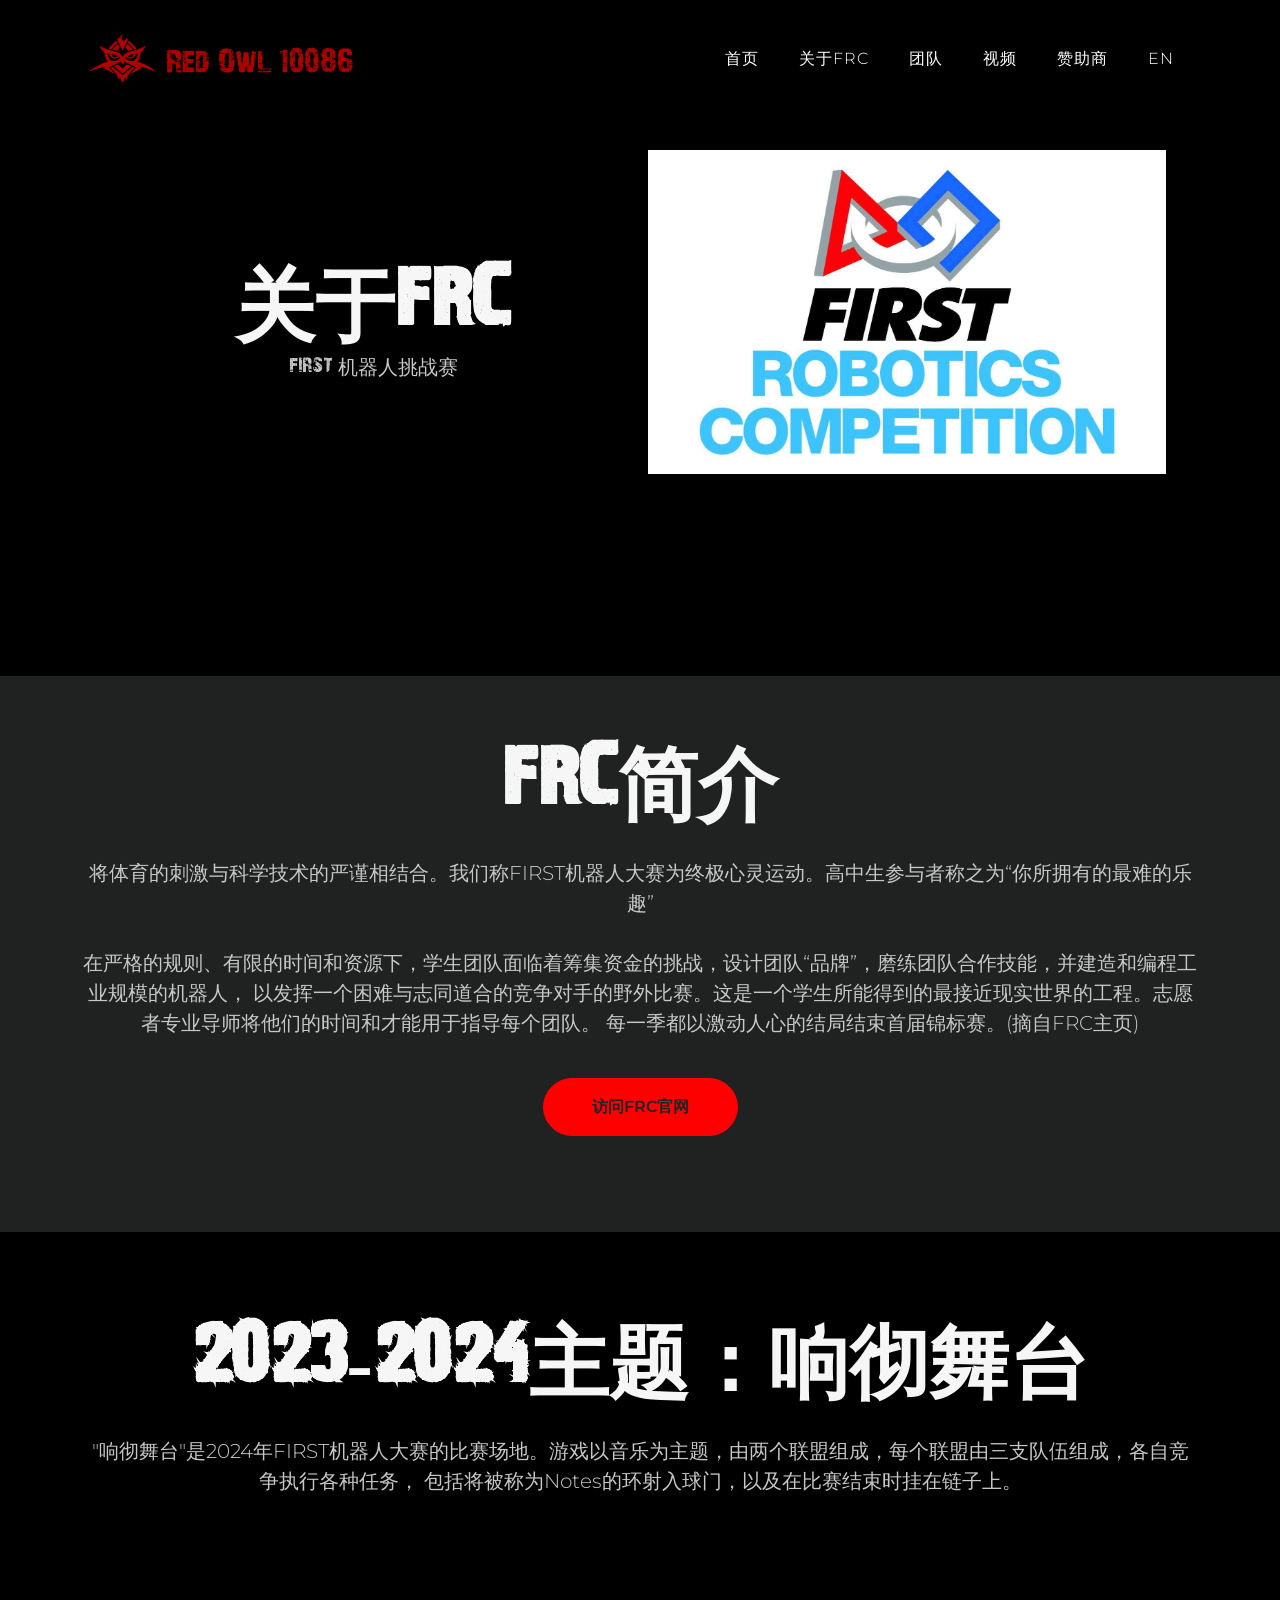
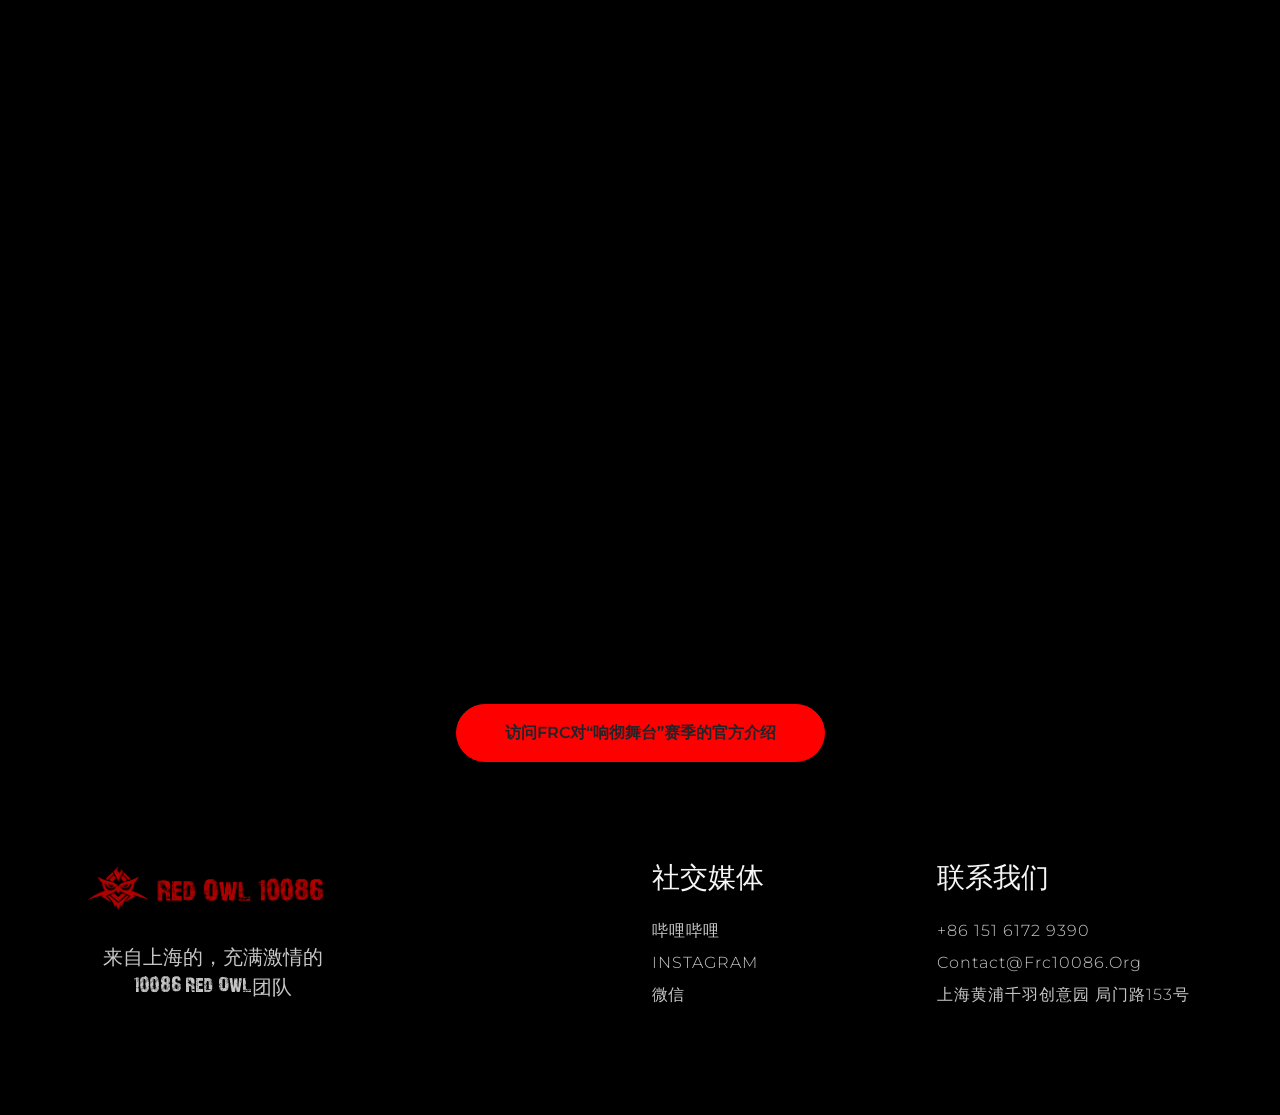
<file: frcCN.html>
<!doctype html>
<html lang="en">
  <head>
    <title>Red Owl 10086 - 关于FRC</title>
    <meta charset="utf-8" />
    <meta name="viewport" content="width=device-width, initial-scale=1, shrink-to-fit=no" /> 
    
    <link href="https://cdn.bootcdn.net/ajax/libs/twitter-bootstrap/5.3.2/css/bootstrap.min.css" rel="stylesheet" integrity="sha384-T3c6CoIi6uLrA9TneNEoa7RxnatzjcDSCmG1MXxSR1GAsXEV/Dwwykc2MPK8M2HN" crossorigin="anonymous"/>     
    <link rel="stylesheet" href="https://cdn.bootcdn.net/ajax/libs/Swiper/9.4.1/swiper-bundle.min.css" /> <!--cdncss link-->
    <link rel="preconnect" href="https://fonts.googleapis.com">
    <link rel="preconnect" href="https://fonts.gstatic.com" crossorigin>
    <link href="https://fonts.googleapis.com/css2?family=Montserrat:ital,wght@0,100..900;1,100..900&family=Syne:wght@400..800&display=swap" rel="stylesheet">         
    <link rel="stylesheet" href="style.css"/>
    <link rel="icon" href="images/Logo.ico" type="image/x-icon">
  </head>

  <body class="bg-black" data-bs-spy="scroll" data-bs-target="#navbar" data-bs-root-margin="0px 0px -40%" data-bs-smooth-scroll="true" tabindex="0">
    <svg xmlns="http://www.w3.org/2000/svg" style="display: none;">
      <symbol xmlns="http://www.w3.org/2000/svg" id="play" viewBox="0 0 32 32"><path fill="currentColor" d="M9 5.156v21.688l1.531-1L25.844 16L10.53 6.156zm2 3.657L22.156 16L11 23.188z"/></symbol>
      <symbol xmlns="http://www.w3.org/2000/svg" id="bicycling-round-outline" viewBox="0 0 24 24">
        <path fill="currentColor" fill-rule="evenodd" d="M14 2.75a1.25 1.25 0 1 0 0 2.5a1.25 1.25 0 0 0 0-2.5M11.25 4a2.75 2.75 0 1 1 5.5 0a2.75 2.75 0 0 1-5.5 0m-.331 4.506a1.888 1.888 0 1 0-1.93 3.207l3.09 1.349a2.64 2.64 0 0 1 1.37 3.46l-.76 1.773a.75.75 0 0 1-1.378-.59l.76-1.775a1.14 1.14 0 0 0-.592-1.494l-3.09-1.348a3.388 3.388 0 1 1 3.464-5.756l2.159 1.719a.915.915 0 0 0 .57.199H18.5a.75.75 0 0 1 0 1.5h-3.918a2.417 2.417 0 0 1-1.505-.526zM6 15.75a2.25 2.25 0 1 0 0 4.5a2.25 2.25 0 0 0 0-4.5M2.25 18a3.75 3.75 0 1 1 7.5 0a3.75 3.75 0 0 1-7.5 0M18 15.75a2.25 2.25 0 1 0 0 4.5a2.25 2.25 0 0 0 0-4.5M14.25 18a3.75 3.75 0 1 1 7.5 0a3.75 3.75 0 0 1-7.5 0" clip-rule="evenodd"/>
      </symbol>
      <symbol xmlns="http://www.w3.org/2000/svg" id="facebook" viewBox="0 0 24 24">
        <path fill="currentColor"
          d="M9.198 21.5h4v-8.01h3.604l.396-3.98h-4V7.5a1 1 0 0 1 1-1h3v-4h-3a5 5 0 0 0-5 5v2.01h-2l-.396 3.98h2.396v8.01Z" />
      </symbol>
      <symbol xmlns="http://www.w3.org/2000/svg" id="youtube" viewBox="0 0 32 32">
        <path fill="currentColor"
          d="M29.41 9.26a3.5 3.5 0 0 0-2.47-2.47C24.76 6.2 16 6.2 16 6.2s-8.76 0-10.94.59a3.5 3.5 0 0 0-2.47 2.47A36.13 36.13 0 0 0 2 16a36.13 36.13 0 0 0 .59 6.74a3.5 3.5 0 0 0 2.47 2.47c2.18.59 10.94.59 10.94.59s8.76 0 10.94-.59a3.5 3.5 0 0 0 2.47-2.47A36.13 36.13 0 0 0 30 16a36.13 36.13 0 0 0-.59-6.74ZM13.2 20.2v-8.4l7.27 4.2Z" />
      </symbol>
      <symbol xmlns="http://www.w3.org/2000/svg" id="twitter" viewBox="0 0 256 256">
        <path fill="currentColor"
          d="m245.66 77.66l-29.9 29.9C209.72 177.58 150.67 232 80 232c-14.52 0-26.49-2.3-35.58-6.84c-7.33-3.67-10.33-7.6-11.08-8.72a8 8 0 0 1 3.85-11.93c.26-.1 24.24-9.31 39.47-26.84a110.93 110.93 0 0 1-21.88-24.2c-12.4-18.41-26.28-50.39-22-98.18a8 8 0 0 1 13.65-4.92c.35.35 33.28 33.1 73.54 43.72V88a47.87 47.87 0 0 1 14.36-34.3A46.87 46.87 0 0 1 168.1 40a48.66 48.66 0 0 1 41.47 24H240a8 8 0 0 1 5.66 13.66Z" />
      </symbol>
      <symbol xmlns="http://www.w3.org/2000/svg" id="instagram" viewBox="0 0 256 256">
        <path fill="currentColor"
          d="M128 80a48 48 0 1 0 48 48a48.05 48.05 0 0 0-48-48Zm0 80a32 32 0 1 1 32-32a32 32 0 0 1-32 32Zm48-136H80a56.06 56.06 0 0 0-56 56v96a56.06 56.06 0 0 0 56 56h96a56.06 56.06 0 0 0 56-56V80a56.06 56.06 0 0 0-56-56Zm40 152a40 40 0 0 1-40 40H80a40 40 0 0 1-40-40V80a40 40 0 0 1 40-40h96a40 40 0 0 1 40 40ZM192 76a12 12 0 1 1-12-12a12 12 0 0 1 12 12Z" />
      </symbol>
      <symbol xmlns="http://www.w3.org/2000/svg" id="linkedin" viewBox="0 0 24 24">
        <path fill="currentColor"
          d="M6.94 5a2 2 0 1 1-4-.002a2 2 0 0 1 4 .002zM7 8.48H3V21h4V8.48zm6.32 0H9.34V21h3.94v-6.57c0-3.66 4.77-4 4.77 0V21H22v-7.93c0-6.17-7.06-5.94-8.72-2.91l.04-1.68z" />
      </symbol>
      <symbol xmlns="http://www.w3.org/2000/svg" id="bolt-outline" viewBox="0 0 24 24">
        <path fill="currentColor" fill-rule="evenodd" d="M20.528 10.374c-.37-.642-1.05-.853-1.699-.944c-.653-.091-1.528-.091-2.586-.091h-.06c-.63 0-1.043-.007-1.343-.048c-.271-.038-.357-.094-.394-.127c-.027-.028-.075-.093-.108-.33c-.039-.28-.04-.663-.04-1.277v-.374c0-1.588 0-2.86-.123-3.766c-.114-.851-.387-1.807-1.331-2.097c-.928-.284-1.706.326-2.31.954c-.645.67-1.41 1.705-2.368 3.001L5.029 9.52c-.61.825-1.12 1.514-1.422 2.083c-.304.57-.525 1.248-.188 1.924v.002l.004.008l.004.007l.004.008l.005.008l.004.008l.004.008l.005.008l.004.007l.001.002c.368.637 1.044.86 1.699.96c.674.102 1.574.109 2.665.109c.637 0 1.042.001 1.34.04c.264.033.343.085.376.114c.03.032.083.105.12.35c.042.281.049.67.049 1.277v.375c0 1.587 0 2.86.122 3.766c.115.85.387 1.807 1.331 2.096c.928.284 1.706-.325 2.31-.954c.645-.67 1.41-1.704 2.368-3.001l3.1-4.193c.63-.854 1.15-1.567 1.455-2.16c.3-.58.509-1.262.175-1.932l-.002-.002l-.003-.008l-.004-.008l-.004-.007l-.004-.009l-.005-.008l-.004-.007l-.005-.008l-.004-.007zm-8.913-7.06c-.569.59-1.276 1.545-2.28 2.903L6.273 10.36c-.658.89-1.098 1.489-1.342 1.948c-.12.223-.164.364-.177.45c-.008.053-.003.076.003.092c.025.035.13.144.622.22c.538.082 1.311.092 2.439.092h.046c.577 0 1.08 0 1.484.051c.433.056.864.181 1.22.516l.006.006l.006.005c.35.344.492.77.557 1.203c.062.414.066.923.066 1.5v.31c0 1.667.001 2.836.108 3.63c.054.396.125.628.194.757c.051.097.081.104.09.106h.002c.01.004.048.017.161-.04c.142-.072.345-.226.628-.52c.568-.59 1.276-1.545 2.28-2.903l3.061-4.143c.654-.885 1.09-1.492 1.33-1.956c.204-.397.181-.531.168-.567c-.023-.033-.123-.134-.603-.202c-.537-.075-1.306-.076-2.44-.076c-.602 0-1.125-.004-1.548-.063c-.437-.06-.869-.192-1.222-.524l-.006-.006l-.005-.005c-.353-.347-.49-.772-.549-1.202c-.055-.394-.054-.883-.054-1.434v-.358c0-1.667-.002-2.836-.11-3.63c-.052-.395-.124-.627-.193-.757c-.051-.097-.08-.103-.089-.105h-.002l-.001-.001c-.01-.004-.047-.016-.161.04c-.142.072-.345.226-.628.52" clip-rule="evenodd"/>
      </symbol>
      <symbol xmlns="http://www.w3.org/2000/svg" id="bone-outline" viewBox="0 0 24 24">
        <path fill="currentColor" fill-rule="evenodd" d="M17.17 3.268a1.77 1.77 0 0 0-2.502 0c-.568.568-.858 1.59-.656 2.322c.09.325.152.715.117 1.109c-.035.397-.174.844-.53 1.2l-5.7 5.7c-.356.356-.803.495-1.2.53a3.178 3.178 0 0 1-1.11-.117c-.732-.202-1.753.088-2.32.656a1.769 1.769 0 1 0 2.5 2.502a.75.75 0 1 1 1.062 1.06a1.769 1.769 0 1 0 2.501 2.502c.568-.568.858-1.59.656-2.322a3.178 3.178 0 0 1-.117-1.109c.035-.397.174-.844.53-1.2l5.7-5.7c.356-.356.803-.495 1.2-.53a3.18 3.18 0 0 1 1.11.117c.732.202 1.753-.088 2.32-.656a1.77 1.77 0 0 0-2.5-2.501a.75.75 0 0 1-1.062-1.061a1.769 1.769 0 0 0 0-2.502m2.003 1.559a3.27 3.27 0 0 0-5.566-2.62c-.919.92-1.398 2.489-1.04 3.783c.058.21.083.414.068.577c-.014.16-.06.234-.097.272l-5.7 5.7c-.037.037-.111.082-.271.096a1.693 1.693 0 0 1-.577-.068c-1.294-.358-2.864.121-3.783 1.04a3.27 3.27 0 0 0 2.62 5.566a3.269 3.269 0 0 0 5.566 2.62c.919-.92 1.398-2.489 1.04-3.783a1.694 1.694 0 0 1-.068-.577c.014-.16.06-.234.097-.272l5.7-5.7c.037-.037.111-.082.271-.096c.163-.015.366.01.577.068c1.294.358 2.864-.121 3.782-1.04a3.269 3.269 0 0 0-2.619-5.566" clip-rule="evenodd"/>
      </symbol>
      <symbol xmlns="http://www.w3.org/2000/svg" id="bottle-outline" viewBox="0 0 24 24">
        <path fill="currentColor" fill-rule="evenodd" d="m16.877 2.598l-.025.046l-.076.138l.866.522l.078-.142l.024-.042l-.041-.025l-.781-.47zm1.054.64h-.001zm-.726 1.554l-1.472-.887l-2.665 1.31a4.434 4.434 0 0 0-2.26 2.472l.059-.03a3.454 3.454 0 0 1 3.703.393c.517.414 1.21.537 1.839.328l1.055-.352l-.01-.133zm1.757 3.998a.746.746 0 0 0 .014-.423c0-.131-.004-.263-.012-.394l-.015-.193l-.262-3.267l.355-.642a4.2 4.2 0 0 0 .166-.317c.053-.116.111-.274.12-.467a1.25 1.25 0 0 0-.195-.73a1.258 1.258 0 0 0-.337-.344a4.243 4.243 0 0 0-.303-.192l-.016-.01l-.799-.482a5.377 5.377 0 0 0-.33-.188a1.26 1.26 0 0 0-.489-.139a1.25 1.25 0 0 0-.763.205a1.26 1.26 0 0 0-.354.364c-.065.098-.131.218-.192.328l-.323.583l-2.827 1.39l-.168.083C10.606 4.79 9.46 6.36 9.116 8.188c-.01.05-.019.103-.034.19l-.001.007l-.03.174a7.243 7.243 0 0 1-2.095 3.926l-.804.791c-.504.496-.91.895-1.214 1.24c-.31.35-.56.693-.71 1.087a3.486 3.486 0 0 0 .363 3.18c.236.35.558.626.939.894c.373.263.859.555 1.46.918l.713.43c.601.361 1.087.654 1.492.86c.412.21.806.366 1.225.405a3.233 3.233 0 0 0 2.88-1.284c.254-.334.413-.731.548-1.183c.133-.445.261-1.011.42-1.715l.255-1.122l.039-.17a7.198 7.198 0 0 1 2.297-3.799l.006-.005l.141-.125a6.094 6.094 0 0 0 1.956-4.097m-1.666.873l-.413.138a3.454 3.454 0 0 1-3.25-.58a1.954 1.954 0 0 0-2.095-.222l-1.186.593a8.707 8.707 0 0 1-2.21 3.83l-.13.13l-.789.774c-.528.52-.897.883-1.161 1.182c-.263.298-.377.482-.433.63c-.228.6-.15 1.28.205 1.807c.087.128.237.28.559.505c.324.229.764.494 1.395.874l.665.4c.631.381 1.071.645 1.422.824c.35.178.546.236.685.249c.586.055 1.168-.2 1.544-.696c.094-.123.19-.319.307-.708c.116-.39.234-.906.4-1.643l.25-1.1l.042-.182a8.697 8.697 0 0 1 2.624-4.452l.137-.121l.004-.004l.128-.113a4.538 4.538 0 0 0 1.3-2.115" clip-rule="evenodd"/>
      </symbol>
      <symbol xmlns="http://www.w3.org/2000/svg" id="cup-paper-outline" viewBox="0 0 24 24">
        <path fill="currentColor" fill-rule="evenodd" d="M9.147 1.25h5.707c.886 0 1.607 0 2.194.06c.612.061 1.146.192 1.64.495c.155.096.304.203.444.32c.444.373.737.838.99 1.399c.241.538.47 1.222.75 2.062l.012.037l.05.148c.147.443.279.837.347 1.165c.071.347.102.747-.083 1.143c-.093.2-.223.38-.382.53c-.317.301-.707.4-1.058.44c-.18.022-.385.032-.61.037l-1.412 9.649c-.114.776-.209 1.427-.352 1.941c-.15.545-.378 1.028-.814 1.405c-.436.377-.947.532-1.508.602c-.53.067-1.188.067-1.972.067h-2.18c-.784 0-1.442 0-1.972-.067c-.561-.07-1.072-.226-1.508-.602c-.436-.377-.663-.86-.814-1.405c-.143-.514-.238-1.165-.352-1.941l-1.413-9.65a6.346 6.346 0 0 1-.609-.035c-.351-.042-.74-.14-1.058-.44a1.75 1.75 0 0 1-.382-.531c-.185-.396-.154-.796-.083-1.143c.068-.328.2-.722.348-1.165l.013-.04l.048-.145c.28-.84.509-1.524.751-2.062c.252-.561.546-1.026.99-1.398a3.57 3.57 0 0 1 .444-.32c.493-.304 1.027-.435 1.639-.497c.588-.059 1.309-.059 2.195-.059m-2.78 7.84l.317 2.16h10.632l.316-2.16zm10.73 3.66H6.903l.512 3.5h9.168zm-.733 5H7.636l.105.72c.123.836.205 1.392.32 1.805c.109.392.223.56.35.67c.127.11.31.2.715.25c.425.054.987.055 1.831.055h2.086c.844 0 1.407-.001 1.831-.055c.404-.05.588-.14.715-.25c.127-.11.241-.278.35-.67c.115-.413.198-.97.32-1.804zM7.103 2.802c-.488.049-.775.14-1.004.281a2.251 2.251 0 0 0-.267.193c-.207.173-.384.416-.585.863c-.208.461-.413 1.073-.708 1.959l-.036.107c-.166.496-.267.804-.315 1.034a.748.748 0 0 0-.023.213a.25.25 0 0 0 .046.064a.748.748 0 0 0 .209.044c.233.028.557.03 1.08.03h13c.523 0 .847-.002 1.08-.03a.749.749 0 0 0 .21-.044a.25.25 0 0 0 .045-.064a.749.749 0 0 0-.023-.213c-.048-.23-.15-.538-.315-1.034l-.035-.107c-.296-.886-.501-1.498-.709-1.959c-.2-.447-.378-.69-.585-.863a2.248 2.248 0 0 0-.267-.193c-.23-.14-.516-.232-1.004-.281c-.503-.051-1.148-.052-2.082-.052h-5.63c-.934 0-1.579 0-2.082.052" clip-rule="evenodd"/>
      </symbol>
      <symbol xmlns="http://www.w3.org/2000/svg" id="flame-outline" viewBox="0 0 24 24">
        <path fill="currentColor" fill-rule="evenodd" d="M9.26 3.099c.404-1.011 1.735-1.636 2.767-.85c1.72 1.31 3.877 3.237 5.613 5.44c1.72 2.183 3.11 4.746 3.11 7.311c0 2.293-.71 3.997-1.738 5.218c-1.019 1.209-2.313 1.901-3.43 2.25a1.153 1.153 0 0 1-1.355-.514c-.24-.403-.241-.94.06-1.371c.857-1.232 1.763-3.004 1.763-4.583c0-.784-.338-1.711-.883-2.663a14.333 14.333 0 0 0-1.403-1.99c-.101 1.402-.406 3.165-1.352 4.623a1.162 1.162 0 0 1-1.894.093c-.159-.201-.316-.422-.46-.624l-.025-.036c-.079-.11-.153-.215-.225-.313c-.686.683-1.325 1.5-1.325 2.41c0 .804.401 1.902.876 2.834c.257.503.15 1.061-.16 1.427c-.328.388-.926.588-1.493.26C5.762 20.895 3.25 18.49 3.25 15c0-.947.321-1.926.77-2.883c.453-.963 1.066-1.967 1.71-2.97c.223-.347.45-.694.675-1.04c1.105-1.693 2.2-3.371 2.855-5.008m1.638.318a.419.419 0 0 0-.245.238c-.716 1.79-1.913 3.622-3.018 5.313c-.22.336-.435.667-.643.99c-.64.995-1.207 1.929-1.614 2.796c-.41.874-.628 1.62-.628 2.246c0 2.294 1.407 4.076 2.883 5.178c-.355-.84-.65-1.811-.65-2.678c0-1.73 1.3-3.037 2.026-3.725c.47-.445 1.282-.485 1.756.099c.17.211.338.446.49.66l.018.025l.125.175c.67-1.274.856-2.828.903-4.108c.02-.526.346-.943.774-1.117a1.2 1.2 0 0 1 1.354.314l-.557.503l.556-.503c.667.737 1.435 1.712 2.04 2.768c.598 1.043 1.082 2.242 1.082 3.409c0 1.693-.768 3.41-1.544 4.689a5.697 5.697 0 0 0 1.858-1.437c.787-.934 1.386-2.29 1.386-4.252c0-2.057-1.137-4.287-2.789-6.383C14.826 6.54 12.77 4.7 11.118 3.442c-.054-.041-.125-.057-.22-.025" clip-rule="evenodd"/>
      </symbol>
      <symbol xmlns="http://www.w3.org/2000/svg" id="balloon-broken" viewBox="0 0 24 24">
        <g fill="none" stroke="currentColor" stroke-linecap="round" stroke-width="1.5">
          <path d="M8 16.607c1.15.86 2.518 1.38 4 1.393c4.142.034 7.594-3.92 7.56-8.196C19.527 5.53 16.142 2.034 12 2c-4.142-.034-7.473 3.404-7.44 7.68A8.88 8.88 0 0 0 5.244 13"/>
          <path d="M15.5 9a3.035 3.035 0 0 0-3-3M12 20.35c.321 0 .482 0 .593-.022c.654-.128 1.051-.772.858-1.39c-.033-.105-.109-.242-.261-.515M12 20.35c-.321 0-.482 0-.593-.022c-.654-.128-1.051-.772-.858-1.39c.033-.105.109-.242.261-.515M12 20.35v2.15"/>
        </g>
      </symbol>
      <symbol xmlns="http://www.w3.org/2000/svg" id="bag-heart-broken" viewBox="0 0 24 24">
        <g fill="none"><path fill="currentColor" d="m12 12.191l-.519.542a.75.75 0 0 0 1.038 0zm-.957 3.675l-.444.604zm1.914 0l-.444-.605zm-.957.462v.75zm-.514-1.067c-.417-.307-.878-.69-1.227-1.093c-.368-.426-.509-.757-.509-.971h-1.5c0 .77.441 1.45.875 1.952c.453.525 1.014.984 1.474 1.321zM9.75 13.197c0-.576.263-.827.492-.907c.25-.088.714-.06 1.24.443l1.037-1.083c-.825-.79-1.861-1.096-2.773-.776c-.934.327-1.496 1.226-1.496 2.323zm3.65 3.273c.46-.337 1.022-.796 1.475-1.32c.434-.502.875-1.183.875-1.953h-1.5c0 .214-.141.545-.51.971c-.348.403-.809.786-1.226 1.093zm2.35-3.273c0-1.097-.562-1.996-1.496-2.323c-.912-.32-1.948-.014-2.773.776l1.038 1.083c.525-.503.989-.531 1.24-.443c.228.08.491.33.491.907zM10.6 16.47c.368.27.782.608 1.4.608v-1.5c-.024 0-.04 0-.094-.03a4 4 0 0 1-.42-.287zm1.914-1.21a4 4 0 0 1-.42.289c-.054.029-.07.029-.094.029v1.5c.618 0 1.032-.337 1.4-.608z"/>
          <path stroke="currentColor" stroke-linecap="round" stroke-width="1.5" d="M9 6V5a3 3 0 1 1 6 0v1m5.224 6.526c-.586-3.121-.878-4.682-1.99-5.604C17.125 6 15.537 6 12.36 6h-.72c-3.176 0-4.764 0-5.875.922c-1.11.922-1.403 2.483-1.989 5.604c-.823 4.389-1.234 6.583-.034 8.029C4.942 22 7.174 22 11.639 22h.722c4.465 0 6.698 0 7.897-1.445c.696-.84.85-1.93.696-3.555"/>
        </g>
      </symbol>
      <symbol xmlns="http://www.w3.org/2000/svg" id="adhesive-plaster-broken" viewBox="0 0 24 24">
        <g fill="none">
          <path stroke="currentColor" stroke-linecap="round" stroke-width="1.5" d="M13.5 7.642L9.071 3.213a4.142 4.142 0 0 0-5.858 5.858L14.93 20.787a4.142 4.142 0 0 0 5.858-5.858l-4.358-4.358"/><path stroke="currentColor" stroke-linecap="round" stroke-width="1.5" d="m12 17.858l-2.929 2.929A4.142 4.142 0 0 1 2.596 20m3.546-8l-2.929 2.929c-.322.322-.58.685-.774 1.071M12 6.142l2.929-2.929a4.142 4.142 0 1 1 5.858 5.858L17.857 12"/><path fill="#3FC3D7" d="M15.841 12.871a.788.788 0 1 1-1.114 1.114a.788.788 0 0 1 1.114-1.114m-3.712-3.712a.787.787 0 1 0-1.114 1.114a.787.787 0 0 0 1.114-1.114m4.641 6.497a.787.787 0 1 1-1.114 1.114a.787.787 0 0 1 1.114-1.114M9.345 8.23A.788.788 0 1 0 8.23 9.346A.788.788 0 0 0 9.345 8.23m3.712 3.713a.787.787 0 1 1-1.113 1.114a.787.787 0 0 1 1.113-1.114m.928 2.785a.788.788 0 1 1-1.114 1.113a.788.788 0 0 1 1.114-1.113m-3.712-3.713a.787.787 0 1 0-1.114 1.114a.787.787 0 0 0 1.114-1.114"/>
        </g>
      </symbol>
      <symbol xmlns="http://www.w3.org/2000/svg" id="star" viewBox="0 0 512 512">
        <path fill="currentColor" d="M394 480a16 16 0 0 1-9.39-3L256 383.76L127.39 477a16 16 0 0 1-24.55-18.08L153 310.35L23 221.2a16 16 0 0 1 9-29.2h160.38l48.4-148.95a16 16 0 0 1 30.44 0l48.4 149H480a16 16 0 0 1 9.05 29.2L359 310.35l50.13 148.53A16 16 0 0 1 394 480"/>
      </symbol>
      <symbol xmlns="http://www.w3.org/2000/svg" id="play" width="4em" height="4em" viewBox="0 0 32 32">
        <path fill="currentColor" d="M9 5.156v21.688l1.531-1L25.844 16L10.53 6.156zm2 3.657L22.156 16L11 23.188z"/>
      </symbol>
      <symbol id="facebook" viewBox="0 0 20 20">
        <path fill="white" d="M10 .4C4.698.4.4 4.698.4 10s4.298 9.6 9.6 9.6s9.6-4.298 9.6-9.6S15.302.4 10 .4m2.274 6.634h-1.443c-.171 0-.361.225-.361.524V8.6h1.805l-.273 1.486H10.47v4.461H8.767v-4.461H7.222V8.6h1.545v-.874c0-1.254.87-2.273 2.064-2.273h1.443z"/>
      </symbol>
      <symbol id="linkedin" viewBox="0 0 20 20">
        <path fill="white" d="M10 .4C4.698.4.4 4.698.4 10s4.298 9.6 9.6 9.6s9.6-4.298 9.6-9.6S15.302.4 10 .4M7.65 13.979H5.706V7.723H7.65zm-.984-7.024c-.614 0-1.011-.435-1.011-.973c0-.549.409-.971 1.036-.971s1.011.422 1.023.971c0 .538-.396.973-1.048.973m8.084 7.024h-1.944v-3.467c0-.807-.282-1.355-.985-1.355c-.537 0-.856.371-.997.728c-.052.127-.065.307-.065.486v3.607H8.814v-4.26c0-.781-.025-1.434-.051-1.996h1.689l.089.869h.039c.256-.408.883-1.01 1.932-1.01c1.279 0 2.238.857 2.238 2.699z"/>
      </symbol>
      <symbol id="youtube" viewBox="0 0 20 20">
        <path fill="white" d="M11.603 9.833L9.357 8.785C9.161 8.694 9 8.796 9 9.013v1.974c0 .217.161.319.357.228l2.245-1.048c.197-.092.197-.242.001-.334M10 .4C4.698.4.4 4.698.4 10s4.298 9.6 9.6 9.6s9.6-4.298 9.6-9.6S15.302.4 10 .4m0 13.5c-4.914 0-5-.443-5-3.9s.086-3.9 5-3.9s5 .443 5 3.9s-.086 3.9-5 3.9"/>
      </symbol>
      <symbol id="twitter" viewBox="0 0 20 20">
        <path fill="white" d="M10 .4C4.698.4.4 4.698.4 10s4.298 9.6 9.6 9.6s9.6-4.298 9.6-9.6S15.302.4 10 .4m3.905 7.864c.004.082.005.164.005.244c0 2.5-1.901 5.381-5.379 5.381a5.335 5.335 0 0 1-2.898-.85c.147.018.298.025.451.025c.886 0 1.701-.301 2.348-.809a1.895 1.895 0 0 1-1.766-1.312a1.9 1.9 0 0 0 .853-.033a1.892 1.892 0 0 1-1.517-1.854v-.023c.255.141.547.227.857.237a1.89 1.89 0 0 1-.585-2.526a5.376 5.376 0 0 0 3.897 1.977a1.891 1.891 0 0 1 3.222-1.725a3.797 3.797 0 0 0 1.2-.459a1.9 1.9 0 0 1-.831 1.047a3.799 3.799 0 0 0 1.086-.299a3.834 3.834 0 0 1-.943.979"/>
      </symbol>
      <symbol id="instagram" viewBox="0 0 20 20">
        <path fill="white" d="M13 10a3 3 0 1 1-6 0c0-.171.018-.338.049-.5H6v3.997c0 .278.225.503.503.503h6.995a.503.503 0 0 0 .502-.503V9.5h-1.049c.031.162.049.329.049.5m-3 2a2 2 0 1 0-.001-4.001A2 2 0 0 0 10 12m2.4-4.1h1.199a.301.301 0 0 0 .301-.3V6.401a.301.301 0 0 0-.301-.301H12.4a.301.301 0 0 0-.301.301V7.6c.001.165.136.3.301.3M10 .4A9.6 9.6 0 0 0 .4 10a9.6 9.6 0 0 0 9.6 9.6a9.6 9.6 0 0 0 9.6-9.6A9.6 9.6 0 0 0 10 .4m5 13.489C15 14.5 14.5 15 13.889 15H6.111C5.5 15 5 14.5 5 13.889V6.111C5 5.5 5.5 5 6.111 5h7.778C14.5 5 15 5.5 15 6.111z"/>
      </symbol>
    </svg>
    
    <!-- navigational bar -->
    <header id="top" class="position-sticky top-0 start-0">     
      <nav class="navbar navbar-expand-lg fixed-top bg-black py-4">
        <div class="container">
          <a class="navbar-brand" href="#home">
            <!--Here is the logo modification page-->
            <img src="images/Logo.png" height="60">
          </a>
          <button class="navbar-toggler" type="button" data-bs-toggle="offcanvas" data-bs-target="#offcanvasNavbar" aria-controls="offcanvasNavbar">
            <span class="navbar-toggler-icon"></span>
          </button>
          <div class="offcanvas offcanvas-end" tabindex="-1" id="offcanvasNavbar" aria-labelledby="offcanvasNavbarLabel">
            <div class="offcanvas-header bg-black">
              <button type="button" class="btn-close btn-close-white" data-bs-dismiss="offcanvas" aria-label="Close"></button>
            </div>
            <div class="offcanvas-body bg-black">
              <ul class="navbar-nav justify-content-end flex-grow-1 gap-4 pe-3">
                <li class="nav-item">
                  <a class="nav-link text-uppercase" aria-current="page" href="index.html">首页</a>
                </li>
                <li class="nav-item">
                  <a class="nav-link active text-uppercase" aria-current="page" href="frcCN.html">关于FRC</a>
                </li>
                <li class="nav-item">
                  <a class="nav-link text-uppercase" aria-current="page" href="teamCN.html">团队</a>
                </li>
                <!--<li class="nav-item">
                  <a class="nav-link text-uppercase" aria-current="page" href="achieveEN.html">Achievements</a>
                </li>-->
                <li class="nav-item">
                  <a class="nav-link text-uppercase" aria-current="page" href="vlogCN.html">视频</a>
                </li>
                <li class="nav-item active">
                  <a class="nav-link text-uppercase" href="sponsorCN.html">赞助商</a>
                </li>
                <li class="nav-item">
                  <a class="nav-link text-uppercase" aria-current="page" href="frcEN.html">EN</a>
                </li>
              </ul>              
            </div>
          </div>
        </div>
      </nav>
    </header>

    <section id="home" class="section-padding pt-5">
      <div class="container">
        <div class="row g-3 flex-row-reverse align-items-center">
          <div class="col-md-6">
            <CENTER><img src="images/frc.png" width = "100%" alt="banner"></CENTER>
          </div>
          <div class="col-md-6 text-center" style = "font-family:DaysLater;">
            <h1 class="display-1 fw-bold" style = "font-family:DaysLater;">
              关于FRC
            </h1>
            <a>FIRST 机器人挑战赛</a><br>
            
          </div>
        </div>
      </div>     
    </section>

    <section id="about" class="bg-secondary py-5">
      <div class="container">
        <div class="text-center pb-5">
          <h1 class="display-1 fw-bold" style = "font-family:DaysLater;">FRC简介</h1>
          <p><br>将体育的刺激与科学技术的严谨相结合。我们称FIRST机器人大赛为终极心灵运动。高中生参与者称之为“你所拥有的最难的乐趣”<br><br>

            在严格的规则、有限的时间和资源下，学生团队面临着筹集资金的挑战，设计团队“品牌”，磨练团队合作技能，并建造和编程工业规模的机器人，
            以发挥一个困难与志同道合的竞争对手的野外比赛。这是一个学生所能得到的最接近现实世界的工程。志愿者专业导师将他们的时间和才能用于指导每个团队。
            每一季都以激动人心的结局结束首届锦标赛。(摘自FRC主页)</p>
        <CENTER><a href="https://www.firstinspires.org/robotics/frc" 
          class="btn btn-primary text-uppercase px-5 py-3 text-dark fw-semibold rounded-pill mt-4">访问FRC官网</a></CENTER>
        </div>
      </div>     
    </section>

    <section id="video" class="section-padding">
      <CENTER><h1 class="display-1 fw-bold" style = "font-family:DaysLater;">2023-2024主题：响彻舞台</h1></CENTER><br>
      <div class="container">
      <div class="text-center pb-5">
      <p>"响彻舞台"是2024年FIRST机器人大赛的比赛场地。游戏以音乐为主题，由两个联盟组成，每个联盟由三支队伍组成，各自竞争执行各种任务，
        包括将被称为Notes的环射入球门，以及在比赛结束时挂在链子上。</p></div></div>
        
        <div class="ratio ratio-16x9">
        <CENTER>
            <iframe width="70%" height="95%" src="https://player.bilibili.com/player.html?aid=623384509&bvid=BV1bt4y1d7VP&cid=1396863513&p=1&autoplay=0" title="YouTube video player" frameborder="0" allow="accelerometer; clipboard-write; encrypted-media; 
            gyroscope; picture-in-picture; web-share" allowfullscreen> </iframe></CENTER>
        </div>
      <CENTER>
      <a href="https://www.firstinspires.org/resource-library/frc/competition-manual-qa-system" class="btn btn-primary text-uppercase px-5 py-3 text-dark fw-semibold rounded-pill mt-4">访问FRC对“响彻舞台”赛季的官方介绍</a>
    </CENTER>
    </section>

    <div id="footer-placeholder"></div>
    <!-- Video Popup -->
    <div class="modal fade" id="myModal" tabindex="-1" role="dialog" aria-labelledby="exampleModalLabel" aria-hidden="true">
      <div class="modal-dialog" role="document">

          <div class="modal-content">
            
              <div class="modal-body">
                  <button type="button" class="btn-close" data-bs-dismiss="modal" aria-label="Close"><svg class="bi" width="40" height="40"><use xlink:href="#close-sharp"></use></svg></button>
                  <div class="ratio ratio-16x9">
                    <iframe class="embed-responsive-item" src="" id="video"  allowscriptaccess="always" allow="autoplay"></iframe>
                  </div>
              </div>

          </div>

      </div>
    </div>
    
    <script src="js/jquery-1.11.0.min.js"></script>
    <script
      src="https://cdn.bootcdn.net/ajax/libs/popper.js/2.11.8/umd/popper.min.js"
      integrity="sha384-I7E8VVD/ismYTF4hNIPjVp/Zjvgyol6VFvRkX/vR+Vc4jQkC+hVqc2pM8ODewa9r"
      crossorigin="anonymous"
    ></script>
    <script
      src="https://cdn.bootcdn.net/ajax/libs/twitter-bootstrap/5.3.2/js/bootstrap.min.js"
      integrity="sha384-BBtl+eGJRgqQAUMxJ7pMwbEyER4l1g+O15P+16Ep7Q9Q+zqX6gSbd85u4mG4QzX+"
      crossorigin="anonymous"
    ></script>    
    <script src="https://cdn.bootcdn.net/ajax/libs/Swiper/11.0.5/swiper-bundle.min.js"></script>
    <script type="text/javascript" src="js/script.js"></script>
    <script>
      fetch('footer.html')
        .then(response => response.text())
        .then(text => document.getElementById('footer-placeholder').innerHTML = text);
    </script>
  </body>

</html>
</file>
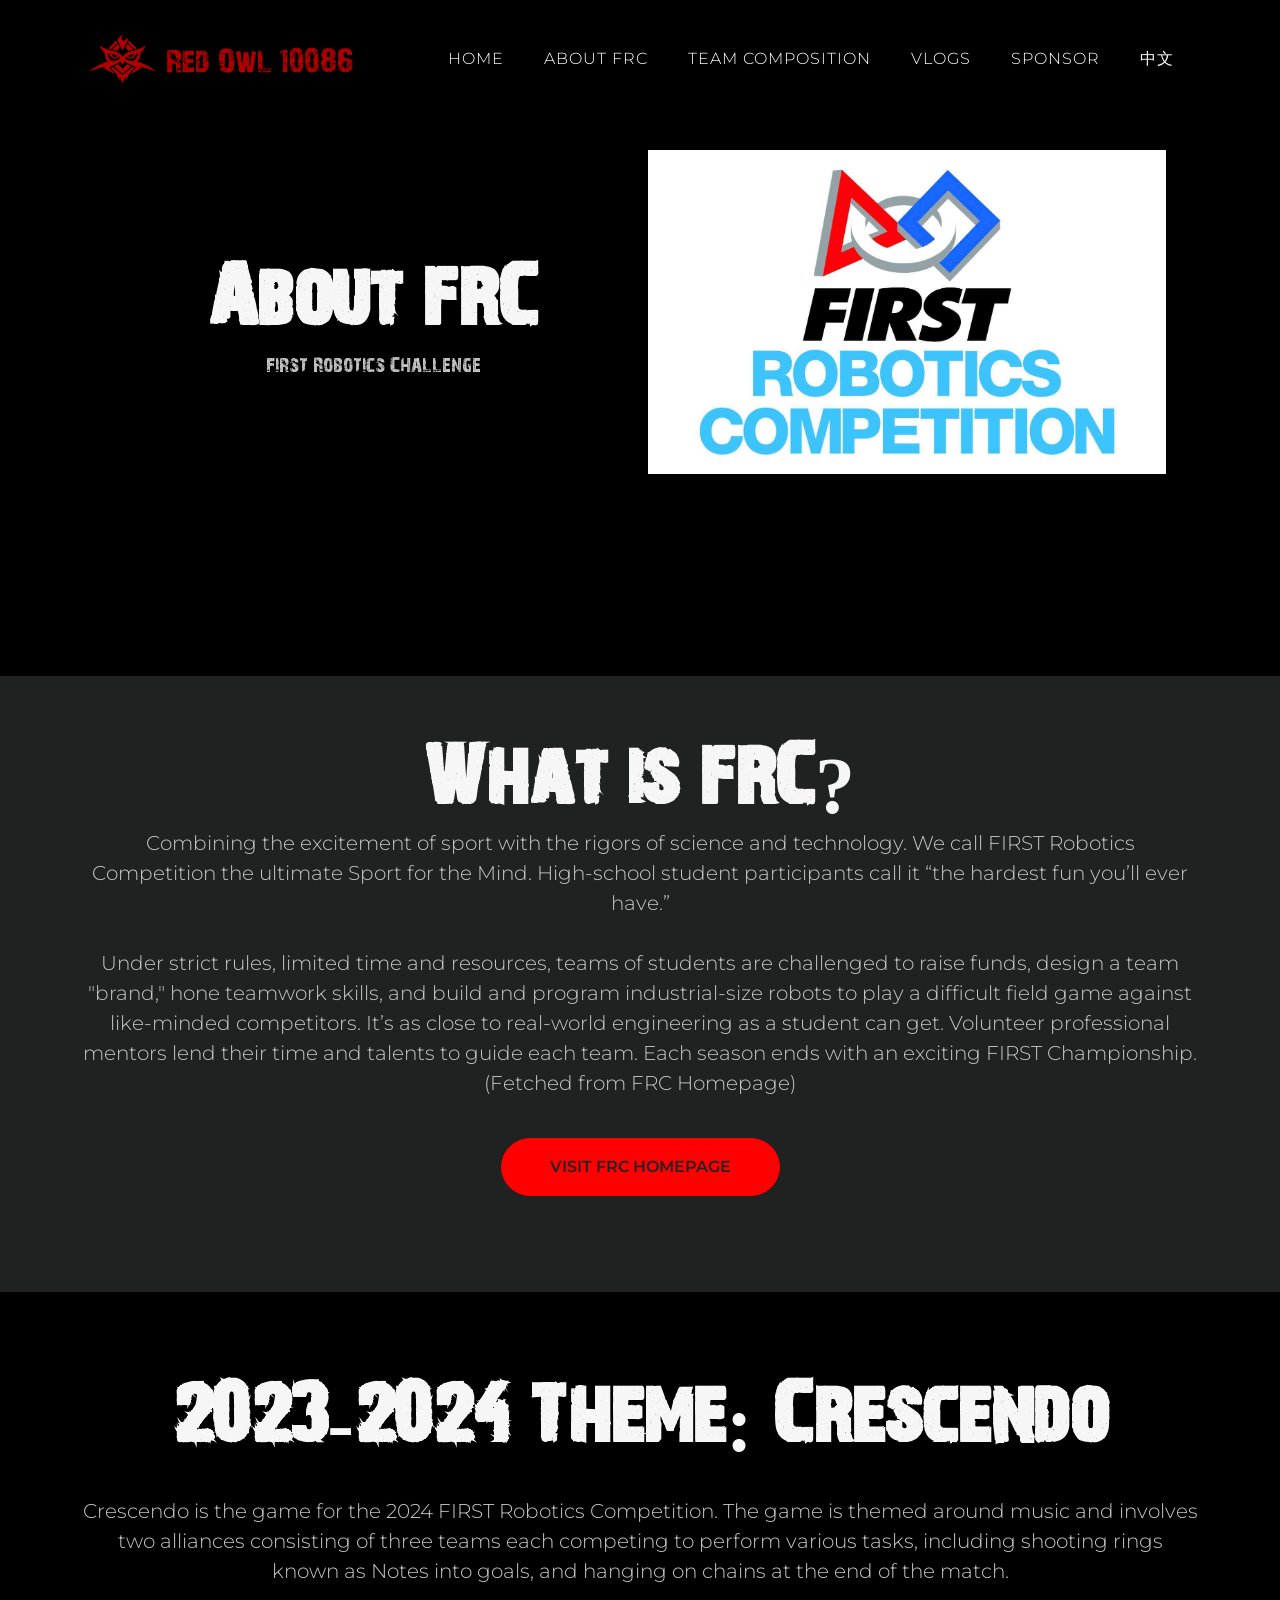
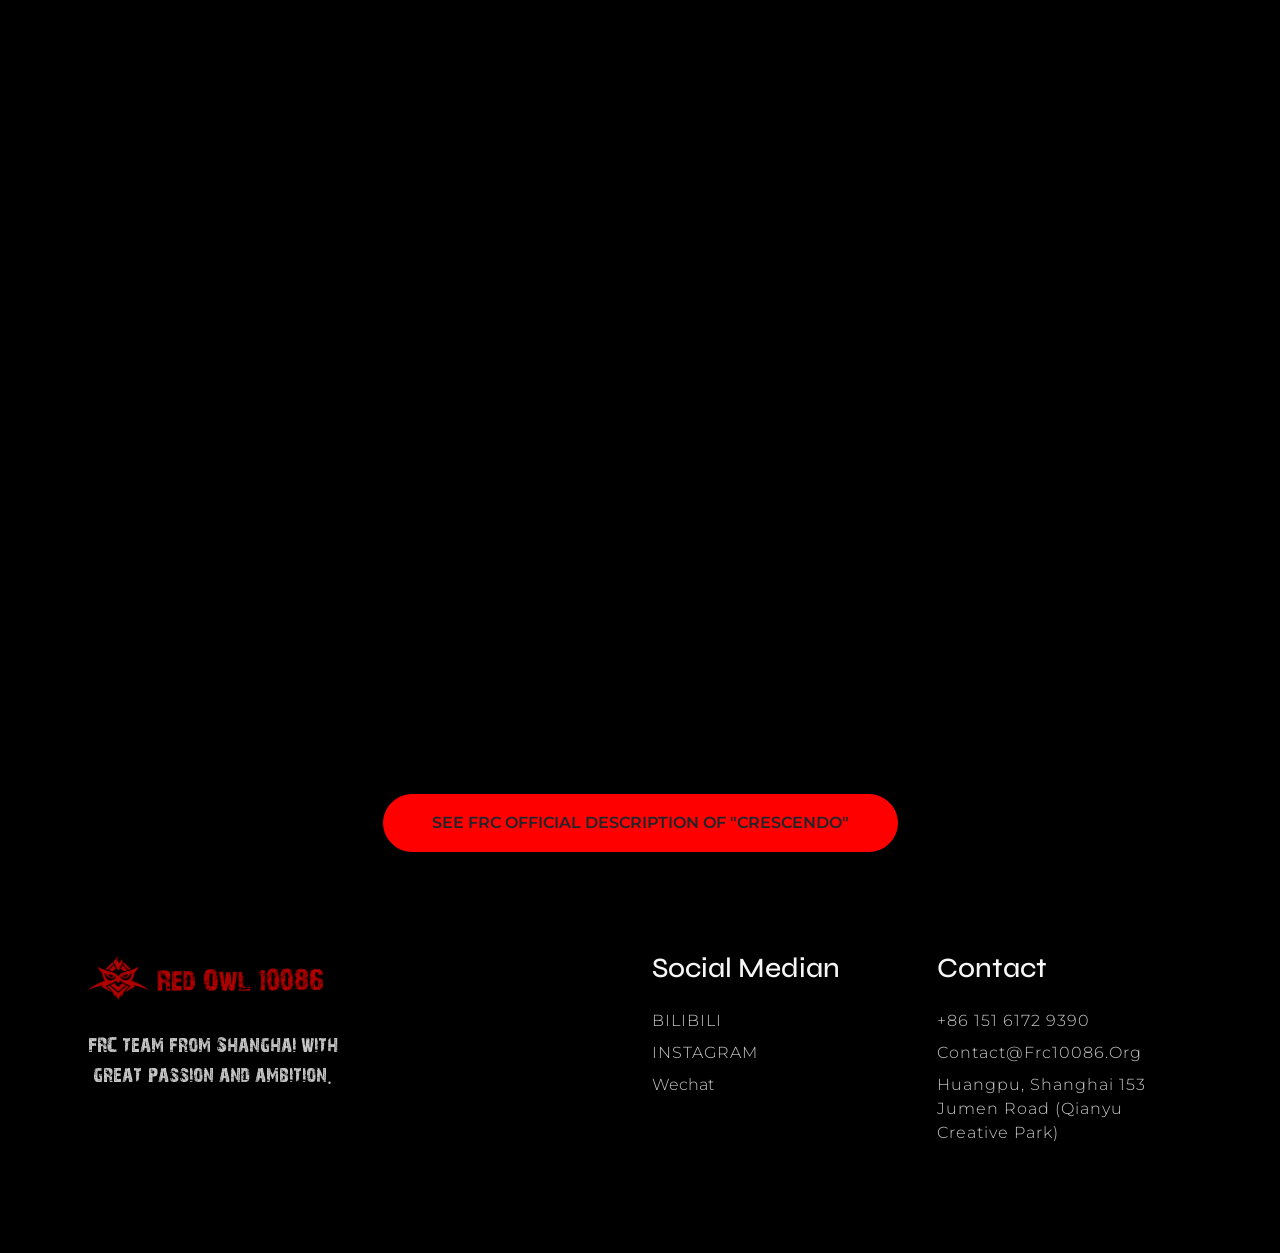
<file: frcEN.html>
<!doctype html>
<html lang="en">
  <head>
    <title>Red Owl 10086 - About FRC</title>
    <meta charset="utf-8" />
    <meta name="viewport" content="width=device-width, initial-scale=1, shrink-to-fit=no" /> 
    
    <link href="https://cdn.bootcdn.net/ajax/libs/twitter-bootstrap/5.3.2/css/bootstrap.min.css" rel="stylesheet" integrity="sha384-T3c6CoIi6uLrA9TneNEoa7RxnatzjcDSCmG1MXxSR1GAsXEV/Dwwykc2MPK8M2HN" crossorigin="anonymous"/>     
    <link rel="stylesheet" href="https://cdn.bootcdn.net/ajax/libs/Swiper/9.4.1/swiper-bundle.min.css" /> <!--cdncss link-->
    <link rel="preconnect" href="https://fonts.googleapis.com">
    <link rel="preconnect" href="https://fonts.gstatic.com" crossorigin>
    <link href="https://fonts.googleapis.com/css2?family=Montserrat:ital,wght@0,100..900;1,100..900&family=Syne:wght@400..800&display=swap" rel="stylesheet">         
    <link rel="stylesheet" href="style.css"/>
    <link rel="icon" href="images/Logo.ico" type="image/x-icon">
  </head>

  <body class="bg-black" data-bs-spy="scroll" data-bs-target="#navbar" data-bs-root-margin="0px 0px -40%" data-bs-smooth-scroll="true" tabindex="0">
    <svg xmlns="http://www.w3.org/2000/svg" style="display: none;">
      <symbol xmlns="http://www.w3.org/2000/svg" id="play" viewBox="0 0 32 32"><path fill="currentColor" d="M9 5.156v21.688l1.531-1L25.844 16L10.53 6.156zm2 3.657L22.156 16L11 23.188z"/></symbol>
      <symbol xmlns="http://www.w3.org/2000/svg" id="bicycling-round-outline" viewBox="0 0 24 24">
        <path fill="currentColor" fill-rule="evenodd" d="M14 2.75a1.25 1.25 0 1 0 0 2.5a1.25 1.25 0 0 0 0-2.5M11.25 4a2.75 2.75 0 1 1 5.5 0a2.75 2.75 0 0 1-5.5 0m-.331 4.506a1.888 1.888 0 1 0-1.93 3.207l3.09 1.349a2.64 2.64 0 0 1 1.37 3.46l-.76 1.773a.75.75 0 0 1-1.378-.59l.76-1.775a1.14 1.14 0 0 0-.592-1.494l-3.09-1.348a3.388 3.388 0 1 1 3.464-5.756l2.159 1.719a.915.915 0 0 0 .57.199H18.5a.75.75 0 0 1 0 1.5h-3.918a2.417 2.417 0 0 1-1.505-.526zM6 15.75a2.25 2.25 0 1 0 0 4.5a2.25 2.25 0 0 0 0-4.5M2.25 18a3.75 3.75 0 1 1 7.5 0a3.75 3.75 0 0 1-7.5 0M18 15.75a2.25 2.25 0 1 0 0 4.5a2.25 2.25 0 0 0 0-4.5M14.25 18a3.75 3.75 0 1 1 7.5 0a3.75 3.75 0 0 1-7.5 0" clip-rule="evenodd"/>
      </symbol>
      <symbol xmlns="http://www.w3.org/2000/svg" id="facebook" viewBox="0 0 24 24">
        <path fill="currentColor"
          d="M9.198 21.5h4v-8.01h3.604l.396-3.98h-4V7.5a1 1 0 0 1 1-1h3v-4h-3a5 5 0 0 0-5 5v2.01h-2l-.396 3.98h2.396v8.01Z" />
      </symbol>
      <symbol xmlns="http://www.w3.org/2000/svg" id="youtube" viewBox="0 0 32 32">
        <path fill="currentColor"
          d="M29.41 9.26a3.5 3.5 0 0 0-2.47-2.47C24.76 6.2 16 6.2 16 6.2s-8.76 0-10.94.59a3.5 3.5 0 0 0-2.47 2.47A36.13 36.13 0 0 0 2 16a36.13 36.13 0 0 0 .59 6.74a3.5 3.5 0 0 0 2.47 2.47c2.18.59 10.94.59 10.94.59s8.76 0 10.94-.59a3.5 3.5 0 0 0 2.47-2.47A36.13 36.13 0 0 0 30 16a36.13 36.13 0 0 0-.59-6.74ZM13.2 20.2v-8.4l7.27 4.2Z" />
      </symbol>
      <symbol xmlns="http://www.w3.org/2000/svg" id="twitter" viewBox="0 0 256 256">
        <path fill="currentColor"
          d="m245.66 77.66l-29.9 29.9C209.72 177.58 150.67 232 80 232c-14.52 0-26.49-2.3-35.58-6.84c-7.33-3.67-10.33-7.6-11.08-8.72a8 8 0 0 1 3.85-11.93c.26-.1 24.24-9.31 39.47-26.84a110.93 110.93 0 0 1-21.88-24.2c-12.4-18.41-26.28-50.39-22-98.18a8 8 0 0 1 13.65-4.92c.35.35 33.28 33.1 73.54 43.72V88a47.87 47.87 0 0 1 14.36-34.3A46.87 46.87 0 0 1 168.1 40a48.66 48.66 0 0 1 41.47 24H240a8 8 0 0 1 5.66 13.66Z" />
      </symbol>
      <symbol xmlns="http://www.w3.org/2000/svg" id="instagram" viewBox="0 0 256 256">
        <path fill="currentColor"
          d="M128 80a48 48 0 1 0 48 48a48.05 48.05 0 0 0-48-48Zm0 80a32 32 0 1 1 32-32a32 32 0 0 1-32 32Zm48-136H80a56.06 56.06 0 0 0-56 56v96a56.06 56.06 0 0 0 56 56h96a56.06 56.06 0 0 0 56-56V80a56.06 56.06 0 0 0-56-56Zm40 152a40 40 0 0 1-40 40H80a40 40 0 0 1-40-40V80a40 40 0 0 1 40-40h96a40 40 0 0 1 40 40ZM192 76a12 12 0 1 1-12-12a12 12 0 0 1 12 12Z" />
      </symbol>
      <symbol xmlns="http://www.w3.org/2000/svg" id="linkedin" viewBox="0 0 24 24">
        <path fill="currentColor"
          d="M6.94 5a2 2 0 1 1-4-.002a2 2 0 0 1 4 .002zM7 8.48H3V21h4V8.48zm6.32 0H9.34V21h3.94v-6.57c0-3.66 4.77-4 4.77 0V21H22v-7.93c0-6.17-7.06-5.94-8.72-2.91l.04-1.68z" />
      </symbol>
      <symbol xmlns="http://www.w3.org/2000/svg" id="bolt-outline" viewBox="0 0 24 24">
        <path fill="currentColor" fill-rule="evenodd" d="M20.528 10.374c-.37-.642-1.05-.853-1.699-.944c-.653-.091-1.528-.091-2.586-.091h-.06c-.63 0-1.043-.007-1.343-.048c-.271-.038-.357-.094-.394-.127c-.027-.028-.075-.093-.108-.33c-.039-.28-.04-.663-.04-1.277v-.374c0-1.588 0-2.86-.123-3.766c-.114-.851-.387-1.807-1.331-2.097c-.928-.284-1.706.326-2.31.954c-.645.67-1.41 1.705-2.368 3.001L5.029 9.52c-.61.825-1.12 1.514-1.422 2.083c-.304.57-.525 1.248-.188 1.924v.002l.004.008l.004.007l.004.008l.005.008l.004.008l.004.008l.005.008l.004.007l.001.002c.368.637 1.044.86 1.699.96c.674.102 1.574.109 2.665.109c.637 0 1.042.001 1.34.04c.264.033.343.085.376.114c.03.032.083.105.12.35c.042.281.049.67.049 1.277v.375c0 1.587 0 2.86.122 3.766c.115.85.387 1.807 1.331 2.096c.928.284 1.706-.325 2.31-.954c.645-.67 1.41-1.704 2.368-3.001l3.1-4.193c.63-.854 1.15-1.567 1.455-2.16c.3-.58.509-1.262.175-1.932l-.002-.002l-.003-.008l-.004-.008l-.004-.007l-.004-.009l-.005-.008l-.004-.007l-.005-.008l-.004-.007zm-8.913-7.06c-.569.59-1.276 1.545-2.28 2.903L6.273 10.36c-.658.89-1.098 1.489-1.342 1.948c-.12.223-.164.364-.177.45c-.008.053-.003.076.003.092c.025.035.13.144.622.22c.538.082 1.311.092 2.439.092h.046c.577 0 1.08 0 1.484.051c.433.056.864.181 1.22.516l.006.006l.006.005c.35.344.492.77.557 1.203c.062.414.066.923.066 1.5v.31c0 1.667.001 2.836.108 3.63c.054.396.125.628.194.757c.051.097.081.104.09.106h.002c.01.004.048.017.161-.04c.142-.072.345-.226.628-.52c.568-.59 1.276-1.545 2.28-2.903l3.061-4.143c.654-.885 1.09-1.492 1.33-1.956c.204-.397.181-.531.168-.567c-.023-.033-.123-.134-.603-.202c-.537-.075-1.306-.076-2.44-.076c-.602 0-1.125-.004-1.548-.063c-.437-.06-.869-.192-1.222-.524l-.006-.006l-.005-.005c-.353-.347-.49-.772-.549-1.202c-.055-.394-.054-.883-.054-1.434v-.358c0-1.667-.002-2.836-.11-3.63c-.052-.395-.124-.627-.193-.757c-.051-.097-.08-.103-.089-.105h-.002l-.001-.001c-.01-.004-.047-.016-.161.04c-.142.072-.345.226-.628.52" clip-rule="evenodd"/>
      </symbol>
      <symbol xmlns="http://www.w3.org/2000/svg" id="bone-outline" viewBox="0 0 24 24">
        <path fill="currentColor" fill-rule="evenodd" d="M17.17 3.268a1.77 1.77 0 0 0-2.502 0c-.568.568-.858 1.59-.656 2.322c.09.325.152.715.117 1.109c-.035.397-.174.844-.53 1.2l-5.7 5.7c-.356.356-.803.495-1.2.53a3.178 3.178 0 0 1-1.11-.117c-.732-.202-1.753.088-2.32.656a1.769 1.769 0 1 0 2.5 2.502a.75.75 0 1 1 1.062 1.06a1.769 1.769 0 1 0 2.501 2.502c.568-.568.858-1.59.656-2.322a3.178 3.178 0 0 1-.117-1.109c.035-.397.174-.844.53-1.2l5.7-5.7c.356-.356.803-.495 1.2-.53a3.18 3.18 0 0 1 1.11.117c.732.202 1.753-.088 2.32-.656a1.77 1.77 0 0 0-2.5-2.501a.75.75 0 0 1-1.062-1.061a1.769 1.769 0 0 0 0-2.502m2.003 1.559a3.27 3.27 0 0 0-5.566-2.62c-.919.92-1.398 2.489-1.04 3.783c.058.21.083.414.068.577c-.014.16-.06.234-.097.272l-5.7 5.7c-.037.037-.111.082-.271.096a1.693 1.693 0 0 1-.577-.068c-1.294-.358-2.864.121-3.783 1.04a3.27 3.27 0 0 0 2.62 5.566a3.269 3.269 0 0 0 5.566 2.62c.919-.92 1.398-2.489 1.04-3.783a1.694 1.694 0 0 1-.068-.577c.014-.16.06-.234.097-.272l5.7-5.7c.037-.037.111-.082.271-.096c.163-.015.366.01.577.068c1.294.358 2.864-.121 3.782-1.04a3.269 3.269 0 0 0-2.619-5.566" clip-rule="evenodd"/>
      </symbol>
      <symbol xmlns="http://www.w3.org/2000/svg" id="bottle-outline" viewBox="0 0 24 24">
        <path fill="currentColor" fill-rule="evenodd" d="m16.877 2.598l-.025.046l-.076.138l.866.522l.078-.142l.024-.042l-.041-.025l-.781-.47zm1.054.64h-.001zm-.726 1.554l-1.472-.887l-2.665 1.31a4.434 4.434 0 0 0-2.26 2.472l.059-.03a3.454 3.454 0 0 1 3.703.393c.517.414 1.21.537 1.839.328l1.055-.352l-.01-.133zm1.757 3.998a.746.746 0 0 0 .014-.423c0-.131-.004-.263-.012-.394l-.015-.193l-.262-3.267l.355-.642a4.2 4.2 0 0 0 .166-.317c.053-.116.111-.274.12-.467a1.25 1.25 0 0 0-.195-.73a1.258 1.258 0 0 0-.337-.344a4.243 4.243 0 0 0-.303-.192l-.016-.01l-.799-.482a5.377 5.377 0 0 0-.33-.188a1.26 1.26 0 0 0-.489-.139a1.25 1.25 0 0 0-.763.205a1.26 1.26 0 0 0-.354.364c-.065.098-.131.218-.192.328l-.323.583l-2.827 1.39l-.168.083C10.606 4.79 9.46 6.36 9.116 8.188c-.01.05-.019.103-.034.19l-.001.007l-.03.174a7.243 7.243 0 0 1-2.095 3.926l-.804.791c-.504.496-.91.895-1.214 1.24c-.31.35-.56.693-.71 1.087a3.486 3.486 0 0 0 .363 3.18c.236.35.558.626.939.894c.373.263.859.555 1.46.918l.713.43c.601.361 1.087.654 1.492.86c.412.21.806.366 1.225.405a3.233 3.233 0 0 0 2.88-1.284c.254-.334.413-.731.548-1.183c.133-.445.261-1.011.42-1.715l.255-1.122l.039-.17a7.198 7.198 0 0 1 2.297-3.799l.006-.005l.141-.125a6.094 6.094 0 0 0 1.956-4.097m-1.666.873l-.413.138a3.454 3.454 0 0 1-3.25-.58a1.954 1.954 0 0 0-2.095-.222l-1.186.593a8.707 8.707 0 0 1-2.21 3.83l-.13.13l-.789.774c-.528.52-.897.883-1.161 1.182c-.263.298-.377.482-.433.63c-.228.6-.15 1.28.205 1.807c.087.128.237.28.559.505c.324.229.764.494 1.395.874l.665.4c.631.381 1.071.645 1.422.824c.35.178.546.236.685.249c.586.055 1.168-.2 1.544-.696c.094-.123.19-.319.307-.708c.116-.39.234-.906.4-1.643l.25-1.1l.042-.182a8.697 8.697 0 0 1 2.624-4.452l.137-.121l.004-.004l.128-.113a4.538 4.538 0 0 0 1.3-2.115" clip-rule="evenodd"/>
      </symbol>
      <symbol xmlns="http://www.w3.org/2000/svg" id="cup-paper-outline" viewBox="0 0 24 24">
        <path fill="currentColor" fill-rule="evenodd" d="M9.147 1.25h5.707c.886 0 1.607 0 2.194.06c.612.061 1.146.192 1.64.495c.155.096.304.203.444.32c.444.373.737.838.99 1.399c.241.538.47 1.222.75 2.062l.012.037l.05.148c.147.443.279.837.347 1.165c.071.347.102.747-.083 1.143c-.093.2-.223.38-.382.53c-.317.301-.707.4-1.058.44c-.18.022-.385.032-.61.037l-1.412 9.649c-.114.776-.209 1.427-.352 1.941c-.15.545-.378 1.028-.814 1.405c-.436.377-.947.532-1.508.602c-.53.067-1.188.067-1.972.067h-2.18c-.784 0-1.442 0-1.972-.067c-.561-.07-1.072-.226-1.508-.602c-.436-.377-.663-.86-.814-1.405c-.143-.514-.238-1.165-.352-1.941l-1.413-9.65a6.346 6.346 0 0 1-.609-.035c-.351-.042-.74-.14-1.058-.44a1.75 1.75 0 0 1-.382-.531c-.185-.396-.154-.796-.083-1.143c.068-.328.2-.722.348-1.165l.013-.04l.048-.145c.28-.84.509-1.524.751-2.062c.252-.561.546-1.026.99-1.398a3.57 3.57 0 0 1 .444-.32c.493-.304 1.027-.435 1.639-.497c.588-.059 1.309-.059 2.195-.059m-2.78 7.84l.317 2.16h10.632l.316-2.16zm10.73 3.66H6.903l.512 3.5h9.168zm-.733 5H7.636l.105.72c.123.836.205 1.392.32 1.805c.109.392.223.56.35.67c.127.11.31.2.715.25c.425.054.987.055 1.831.055h2.086c.844 0 1.407-.001 1.831-.055c.404-.05.588-.14.715-.25c.127-.11.241-.278.35-.67c.115-.413.198-.97.32-1.804zM7.103 2.802c-.488.049-.775.14-1.004.281a2.251 2.251 0 0 0-.267.193c-.207.173-.384.416-.585.863c-.208.461-.413 1.073-.708 1.959l-.036.107c-.166.496-.267.804-.315 1.034a.748.748 0 0 0-.023.213a.25.25 0 0 0 .046.064a.748.748 0 0 0 .209.044c.233.028.557.03 1.08.03h13c.523 0 .847-.002 1.08-.03a.749.749 0 0 0 .21-.044a.25.25 0 0 0 .045-.064a.749.749 0 0 0-.023-.213c-.048-.23-.15-.538-.315-1.034l-.035-.107c-.296-.886-.501-1.498-.709-1.959c-.2-.447-.378-.69-.585-.863a2.248 2.248 0 0 0-.267-.193c-.23-.14-.516-.232-1.004-.281c-.503-.051-1.148-.052-2.082-.052h-5.63c-.934 0-1.579 0-2.082.052" clip-rule="evenodd"/>
      </symbol>
      <symbol xmlns="http://www.w3.org/2000/svg" id="flame-outline" viewBox="0 0 24 24">
        <path fill="currentColor" fill-rule="evenodd" d="M9.26 3.099c.404-1.011 1.735-1.636 2.767-.85c1.72 1.31 3.877 3.237 5.613 5.44c1.72 2.183 3.11 4.746 3.11 7.311c0 2.293-.71 3.997-1.738 5.218c-1.019 1.209-2.313 1.901-3.43 2.25a1.153 1.153 0 0 1-1.355-.514c-.24-.403-.241-.94.06-1.371c.857-1.232 1.763-3.004 1.763-4.583c0-.784-.338-1.711-.883-2.663a14.333 14.333 0 0 0-1.403-1.99c-.101 1.402-.406 3.165-1.352 4.623a1.162 1.162 0 0 1-1.894.093c-.159-.201-.316-.422-.46-.624l-.025-.036c-.079-.11-.153-.215-.225-.313c-.686.683-1.325 1.5-1.325 2.41c0 .804.401 1.902.876 2.834c.257.503.15 1.061-.16 1.427c-.328.388-.926.588-1.493.26C5.762 20.895 3.25 18.49 3.25 15c0-.947.321-1.926.77-2.883c.453-.963 1.066-1.967 1.71-2.97c.223-.347.45-.694.675-1.04c1.105-1.693 2.2-3.371 2.855-5.008m1.638.318a.419.419 0 0 0-.245.238c-.716 1.79-1.913 3.622-3.018 5.313c-.22.336-.435.667-.643.99c-.64.995-1.207 1.929-1.614 2.796c-.41.874-.628 1.62-.628 2.246c0 2.294 1.407 4.076 2.883 5.178c-.355-.84-.65-1.811-.65-2.678c0-1.73 1.3-3.037 2.026-3.725c.47-.445 1.282-.485 1.756.099c.17.211.338.446.49.66l.018.025l.125.175c.67-1.274.856-2.828.903-4.108c.02-.526.346-.943.774-1.117a1.2 1.2 0 0 1 1.354.314l-.557.503l.556-.503c.667.737 1.435 1.712 2.04 2.768c.598 1.043 1.082 2.242 1.082 3.409c0 1.693-.768 3.41-1.544 4.689a5.697 5.697 0 0 0 1.858-1.437c.787-.934 1.386-2.29 1.386-4.252c0-2.057-1.137-4.287-2.789-6.383C14.826 6.54 12.77 4.7 11.118 3.442c-.054-.041-.125-.057-.22-.025" clip-rule="evenodd"/>
      </symbol>
      <symbol xmlns="http://www.w3.org/2000/svg" id="balloon-broken" viewBox="0 0 24 24">
        <g fill="none" stroke="currentColor" stroke-linecap="round" stroke-width="1.5">
          <path d="M8 16.607c1.15.86 2.518 1.38 4 1.393c4.142.034 7.594-3.92 7.56-8.196C19.527 5.53 16.142 2.034 12 2c-4.142-.034-7.473 3.404-7.44 7.68A8.88 8.88 0 0 0 5.244 13"/>
          <path d="M15.5 9a3.035 3.035 0 0 0-3-3M12 20.35c.321 0 .482 0 .593-.022c.654-.128 1.051-.772.858-1.39c-.033-.105-.109-.242-.261-.515M12 20.35c-.321 0-.482 0-.593-.022c-.654-.128-1.051-.772-.858-1.39c.033-.105.109-.242.261-.515M12 20.35v2.15"/>
        </g>
      </symbol>
      <symbol xmlns="http://www.w3.org/2000/svg" id="bag-heart-broken" viewBox="0 0 24 24">
        <g fill="none"><path fill="currentColor" d="m12 12.191l-.519.542a.75.75 0 0 0 1.038 0zm-.957 3.675l-.444.604zm1.914 0l-.444-.605zm-.957.462v.75zm-.514-1.067c-.417-.307-.878-.69-1.227-1.093c-.368-.426-.509-.757-.509-.971h-1.5c0 .77.441 1.45.875 1.952c.453.525 1.014.984 1.474 1.321zM9.75 13.197c0-.576.263-.827.492-.907c.25-.088.714-.06 1.24.443l1.037-1.083c-.825-.79-1.861-1.096-2.773-.776c-.934.327-1.496 1.226-1.496 2.323zm3.65 3.273c.46-.337 1.022-.796 1.475-1.32c.434-.502.875-1.183.875-1.953h-1.5c0 .214-.141.545-.51.971c-.348.403-.809.786-1.226 1.093zm2.35-3.273c0-1.097-.562-1.996-1.496-2.323c-.912-.32-1.948-.014-2.773.776l1.038 1.083c.525-.503.989-.531 1.24-.443c.228.08.491.33.491.907zM10.6 16.47c.368.27.782.608 1.4.608v-1.5c-.024 0-.04 0-.094-.03a4 4 0 0 1-.42-.287zm1.914-1.21a4 4 0 0 1-.42.289c-.054.029-.07.029-.094.029v1.5c.618 0 1.032-.337 1.4-.608z"/>
          <path stroke="currentColor" stroke-linecap="round" stroke-width="1.5" d="M9 6V5a3 3 0 1 1 6 0v1m5.224 6.526c-.586-3.121-.878-4.682-1.99-5.604C17.125 6 15.537 6 12.36 6h-.72c-3.176 0-4.764 0-5.875.922c-1.11.922-1.403 2.483-1.989 5.604c-.823 4.389-1.234 6.583-.034 8.029C4.942 22 7.174 22 11.639 22h.722c4.465 0 6.698 0 7.897-1.445c.696-.84.85-1.93.696-3.555"/>
        </g>
      </symbol>
      <symbol xmlns="http://www.w3.org/2000/svg" id="adhesive-plaster-broken" viewBox="0 0 24 24">
        <g fill="none">
          <path stroke="currentColor" stroke-linecap="round" stroke-width="1.5" d="M13.5 7.642L9.071 3.213a4.142 4.142 0 0 0-5.858 5.858L14.93 20.787a4.142 4.142 0 0 0 5.858-5.858l-4.358-4.358"/><path stroke="currentColor" stroke-linecap="round" stroke-width="1.5" d="m12 17.858l-2.929 2.929A4.142 4.142 0 0 1 2.596 20m3.546-8l-2.929 2.929c-.322.322-.58.685-.774 1.071M12 6.142l2.929-2.929a4.142 4.142 0 1 1 5.858 5.858L17.857 12"/><path fill="#3FC3D7" d="M15.841 12.871a.788.788 0 1 1-1.114 1.114a.788.788 0 0 1 1.114-1.114m-3.712-3.712a.787.787 0 1 0-1.114 1.114a.787.787 0 0 0 1.114-1.114m4.641 6.497a.787.787 0 1 1-1.114 1.114a.787.787 0 0 1 1.114-1.114M9.345 8.23A.788.788 0 1 0 8.23 9.346A.788.788 0 0 0 9.345 8.23m3.712 3.713a.787.787 0 1 1-1.113 1.114a.787.787 0 0 1 1.113-1.114m.928 2.785a.788.788 0 1 1-1.114 1.113a.788.788 0 0 1 1.114-1.113m-3.712-3.713a.787.787 0 1 0-1.114 1.114a.787.787 0 0 0 1.114-1.114"/>
        </g>
      </symbol>
      <symbol xmlns="http://www.w3.org/2000/svg" id="star" viewBox="0 0 512 512">
        <path fill="currentColor" d="M394 480a16 16 0 0 1-9.39-3L256 383.76L127.39 477a16 16 0 0 1-24.55-18.08L153 310.35L23 221.2a16 16 0 0 1 9-29.2h160.38l48.4-148.95a16 16 0 0 1 30.44 0l48.4 149H480a16 16 0 0 1 9.05 29.2L359 310.35l50.13 148.53A16 16 0 0 1 394 480"/>
      </symbol>
      <symbol xmlns="http://www.w3.org/2000/svg" id="play" width="4em" height="4em" viewBox="0 0 32 32">
        <path fill="currentColor" d="M9 5.156v21.688l1.531-1L25.844 16L10.53 6.156zm2 3.657L22.156 16L11 23.188z"/>
      </symbol>
      <symbol id="facebook" viewBox="0 0 20 20">
        <path fill="white" d="M10 .4C4.698.4.4 4.698.4 10s4.298 9.6 9.6 9.6s9.6-4.298 9.6-9.6S15.302.4 10 .4m2.274 6.634h-1.443c-.171 0-.361.225-.361.524V8.6h1.805l-.273 1.486H10.47v4.461H8.767v-4.461H7.222V8.6h1.545v-.874c0-1.254.87-2.273 2.064-2.273h1.443z"/>
      </symbol>
      <symbol id="linkedin" viewBox="0 0 20 20">
        <path fill="white" d="M10 .4C4.698.4.4 4.698.4 10s4.298 9.6 9.6 9.6s9.6-4.298 9.6-9.6S15.302.4 10 .4M7.65 13.979H5.706V7.723H7.65zm-.984-7.024c-.614 0-1.011-.435-1.011-.973c0-.549.409-.971 1.036-.971s1.011.422 1.023.971c0 .538-.396.973-1.048.973m8.084 7.024h-1.944v-3.467c0-.807-.282-1.355-.985-1.355c-.537 0-.856.371-.997.728c-.052.127-.065.307-.065.486v3.607H8.814v-4.26c0-.781-.025-1.434-.051-1.996h1.689l.089.869h.039c.256-.408.883-1.01 1.932-1.01c1.279 0 2.238.857 2.238 2.699z"/>
      </symbol>
      <symbol id="youtube" viewBox="0 0 20 20">
        <path fill="white" d="M11.603 9.833L9.357 8.785C9.161 8.694 9 8.796 9 9.013v1.974c0 .217.161.319.357.228l2.245-1.048c.197-.092.197-.242.001-.334M10 .4C4.698.4.4 4.698.4 10s4.298 9.6 9.6 9.6s9.6-4.298 9.6-9.6S15.302.4 10 .4m0 13.5c-4.914 0-5-.443-5-3.9s.086-3.9 5-3.9s5 .443 5 3.9s-.086 3.9-5 3.9"/>
      </symbol>
      <symbol id="twitter" viewBox="0 0 20 20">
        <path fill="white" d="M10 .4C4.698.4.4 4.698.4 10s4.298 9.6 9.6 9.6s9.6-4.298 9.6-9.6S15.302.4 10 .4m3.905 7.864c.004.082.005.164.005.244c0 2.5-1.901 5.381-5.379 5.381a5.335 5.335 0 0 1-2.898-.85c.147.018.298.025.451.025c.886 0 1.701-.301 2.348-.809a1.895 1.895 0 0 1-1.766-1.312a1.9 1.9 0 0 0 .853-.033a1.892 1.892 0 0 1-1.517-1.854v-.023c.255.141.547.227.857.237a1.89 1.89 0 0 1-.585-2.526a5.376 5.376 0 0 0 3.897 1.977a1.891 1.891 0 0 1 3.222-1.725a3.797 3.797 0 0 0 1.2-.459a1.9 1.9 0 0 1-.831 1.047a3.799 3.799 0 0 0 1.086-.299a3.834 3.834 0 0 1-.943.979"/>
      </symbol>
      <symbol id="instagram" viewBox="0 0 20 20">
        <path fill="white" d="M13 10a3 3 0 1 1-6 0c0-.171.018-.338.049-.5H6v3.997c0 .278.225.503.503.503h6.995a.503.503 0 0 0 .502-.503V9.5h-1.049c.031.162.049.329.049.5m-3 2a2 2 0 1 0-.001-4.001A2 2 0 0 0 10 12m2.4-4.1h1.199a.301.301 0 0 0 .301-.3V6.401a.301.301 0 0 0-.301-.301H12.4a.301.301 0 0 0-.301.301V7.6c.001.165.136.3.301.3M10 .4A9.6 9.6 0 0 0 .4 10a9.6 9.6 0 0 0 9.6 9.6a9.6 9.6 0 0 0 9.6-9.6A9.6 9.6 0 0 0 10 .4m5 13.489C15 14.5 14.5 15 13.889 15H6.111C5.5 15 5 14.5 5 13.889V6.111C5 5.5 5.5 5 6.111 5h7.778C14.5 5 15 5.5 15 6.111z"/>
      </symbol>
    </svg>
    
    <!-- navigational bar -->
    <header id="top" class="position-sticky top-0 start-0">     
      <nav class="navbar navbar-expand-lg fixed-top bg-black py-4">
        <div class="container">
          <a class="navbar-brand" href="#home">
            <!--Here is the logo modification page-->
            <img src="images/Logo.png" height="60">
          </a>
          <button class="navbar-toggler" type="button" data-bs-toggle="offcanvas" data-bs-target="#offcanvasNavbar" aria-controls="offcanvasNavbar">
            <span class="navbar-toggler-icon"></span>
          </button>
          <div class="offcanvas offcanvas-end" tabindex="-1" id="offcanvasNavbar" aria-labelledby="offcanvasNavbarLabel">
            <div class="offcanvas-header bg-black">
              <button type="button" class="btn-close btn-close-white" data-bs-dismiss="offcanvas" aria-label="Close"></button>
            </div>
            <div class="offcanvas-body bg-black">
              <ul class="navbar-nav justify-content-end flex-grow-1 gap-4 pe-3">
                <li class="nav-item">
                  <a class="nav-link text-uppercase" aria-current="page" href="indexEN.html">Home</a>
                </li>
                <li class="nav-item">
                  <a class="nav-link active text-uppercase" aria-current="page" href="frcEN.html">About FRC</a>
                </li>
                <li class="nav-item">
                  <a class="nav-link text-uppercase" aria-current="page" href="teamEN.html">Team Composition</a>
                </li>
                <!--<li class="nav-item">
                  <a class="nav-link text-uppercase" aria-current="page" href="achieveEN.html">Achievements</a>
                </li>-->
                <li class="nav-item">
                  <a class="nav-link text-uppercase" aria-current="page" href="vlogEN.html">Vlogs</a>
                </li>
                <li class="nav-item active">
                  <a class="nav-link text-uppercase" href="sponsorEN.html">Sponsor</a>
                </li>
                <li class="nav-item">
                  <a class="nav-link text-uppercase" aria-current="page" href="frcCN.html">中文</a>
                </li>
              </ul>              
            </div>
          </div>
        </div>
      </nav>
    </header>

    <section id="home" class="section-padding pt-5">
      <div class="container">
        <div class="row g-3 flex-row-reverse align-items-center">
          <div class="col-md-6">
            <CENTER><img src="images/frc.png" width = "100%" alt="banner"></CENTER>
          </div>
          <div class="col-md-6 text-center" style = "font-family:DaysLater;">
            <h1 class="display-1 fw-bold" style = "font-family:DaysLater;">
              About FRC
            </h1>
            <a>First Robotics Challenge</a><br>
            
          </div>
        </div>
      </div>     
    </section>

    <section id="about" class="bg-secondary py-5">
      <div class="container">
        <div class="text-center pb-5">
          <h1 class="display-1 fw-bold" style = "font-family:DaysLater;">What is FRC?</h1>
          <p>Combining the excitement of sport with the rigors of science and technology. We call FIRST Robotics Competition the 
            ultimate Sport for the Mind. High-school student participants call it “the hardest fun you’ll ever have.”<br><br>

            Under strict rules, limited time and resources, teams of students are challenged to raise funds, 
            design a team "brand," hone teamwork skills, and build and program industrial-size robots to play a difficult 
            field game against like-minded competitors. It’s as close to real-world engineering as a student can get. 
            Volunteer professional mentors lend their time and talents to guide each team. Each season ends with an exciting 
            FIRST Championship. (Fetched from FRC Homepage)</p>
        <CENTER><a href="https://www.firstinspires.org/robotics/frc" 
          class="btn btn-primary text-uppercase px-5 py-3 text-dark fw-semibold rounded-pill mt-4">Visit FRC Homepage</a></CENTER>
        </div>
      </div>     
    </section>

    <section id="video" class="section-padding">
      <CENTER><h1 class="display-1 fw-bold" style = "font-family:DaysLater;">2023-2024 Theme: Crescendo</h1></CENTER><br>
      <div class="container">
      <div class="text-center pb-5">
      <p>Crescendo is the game for the 2024 FIRST Robotics Competition. The game is themed around music and involves two 
        alliances consisting of three teams each competing to perform various tasks, including shooting rings known as Notes 
        into goals, and hanging on chains at the end of the match.</p></div></div>
        
        <div class="ratio ratio-16x9">
        <CENTER>
            <iframe width="70%" height="95%" src="https://player.bilibili.com/player.html?aid=623384509&bvid=BV1bt4y1d7VP&cid=1396863513&p=1&autoplay=0" title="YouTube video player" frameborder="0" allow="accelerometer; clipboard-write; encrypted-media; 
            gyroscope; picture-in-picture; web-share" allowfullscreen> </iframe></CENTER>
        </div>
      <CENTER>
      <a href="https://www.firstinspires.org/resource-library/frc/competition-manual-qa-system" class="btn btn-primary text-uppercase px-5 py-3 text-dark fw-semibold rounded-pill mt-4">See FRC Official Description of "Crescendo"</a>
    </CENTER>
    </section>

    <div id="footer-placeholder"></div>

    <!-- Video Popup -->
    <div class="modal fade" id="myModal" tabindex="-1" role="dialog" aria-labelledby="exampleModalLabel" aria-hidden="true">
      <div class="modal-dialog" role="document">

          <div class="modal-content">
            
              <div class="modal-body">
                  <button type="button" class="btn-close" data-bs-dismiss="modal" aria-label="Close"><svg class="bi" width="40" height="40"><use xlink:href="#close-sharp"></use></svg></button>
                  <div class="ratio ratio-16x9">
                    <iframe class="embed-responsive-item" src="" id="video"  allowscriptaccess="always" allow="autoplay"></iframe>
                  </div>
              </div>

          </div>

      </div>
    </div>
    
    <script src="js/jquery-1.11.0.min.js"></script>
    <script
      src="https://cdn.bootcdn.net/ajax/libs/popper.js/2.11.8/umd/popper.min.js"
      integrity="sha384-I7E8VVD/ismYTF4hNIPjVp/Zjvgyol6VFvRkX/vR+Vc4jQkC+hVqc2pM8ODewa9r"
      crossorigin="anonymous"
    ></script>
    <script
      src="https://cdn.bootcdn.net/ajax/libs/twitter-bootstrap/5.3.2/js/bootstrap.min.js"
      integrity="sha384-BBtl+eGJRgqQAUMxJ7pMwbEyER4l1g+O15P+16Ep7Q9Q+zqX6gSbd85u4mG4QzX+"
      crossorigin="anonymous"
    ></script>    
    <script src="https://cdn.bootcdn.net/ajax/libs/Swiper/11.0.5/swiper-bundle.min.js"></script>
    <script type="text/javascript" src="js/script.js"></script>
    <script>
      fetch('footerEN.html')
        .then(response => response.text())
        .then(text => document.getElementById('footer-placeholder').innerHTML = text);
    </script>
  </body>

</html>
</file>
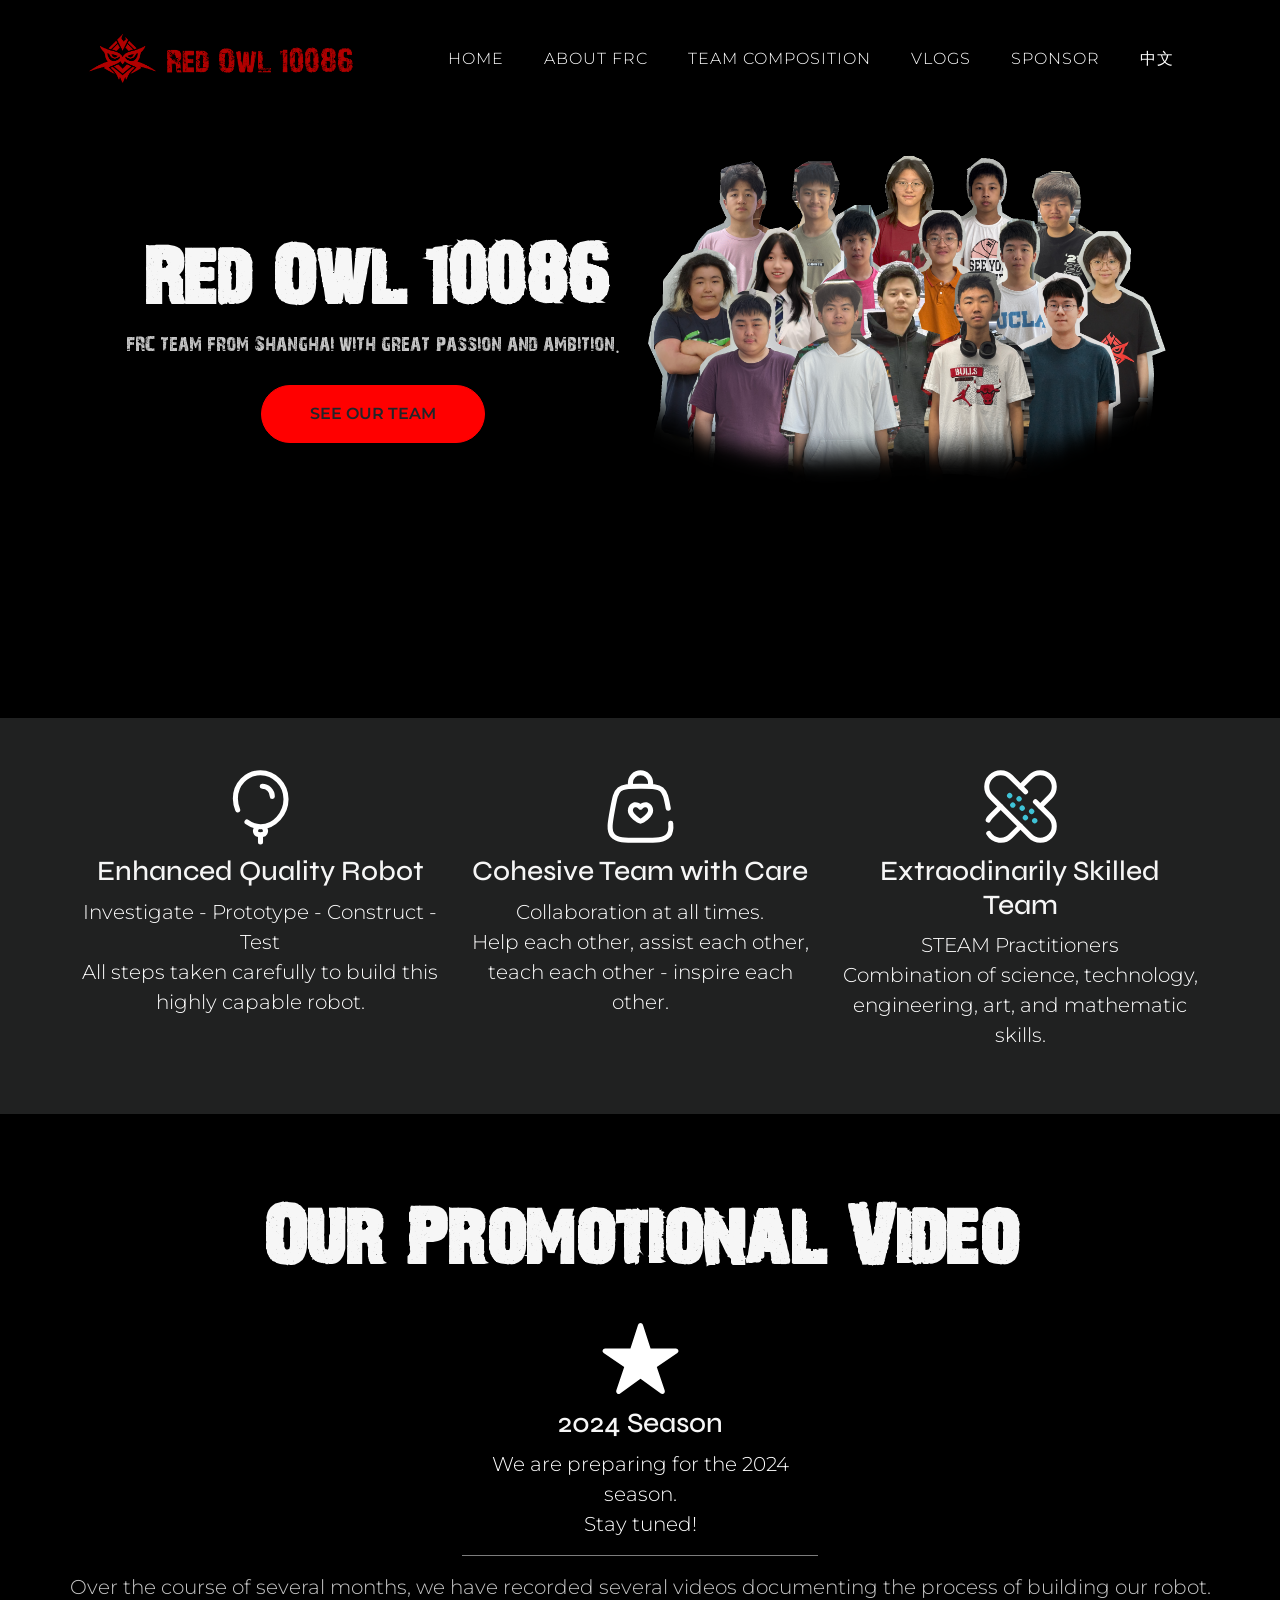
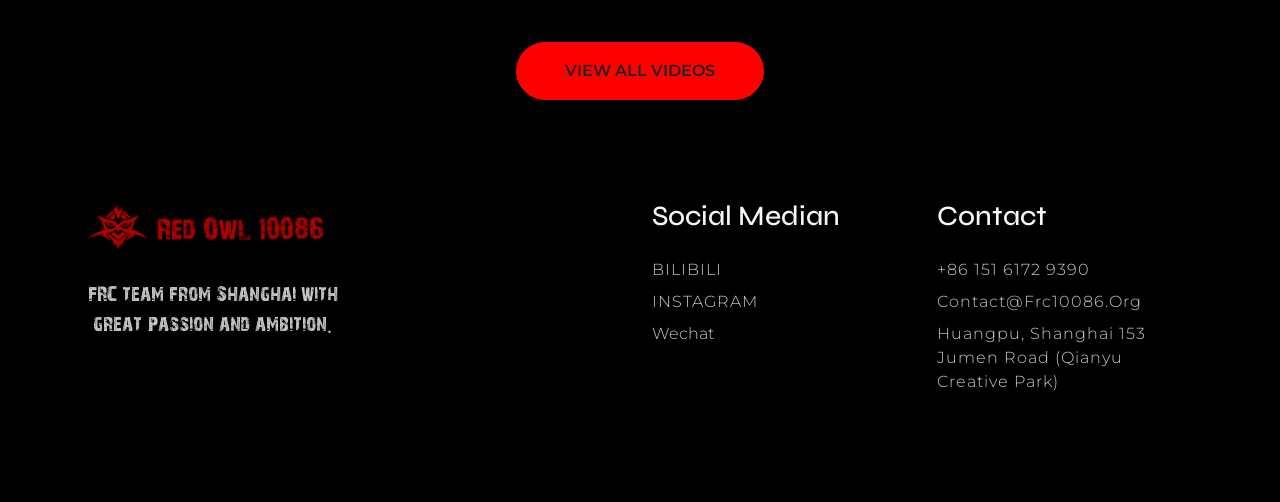
<file: indexEN.html>
<!-- missing overall video, bilibili site, line 484-->
<!-- change team picture-->
 <!-- change email and tel-->

<!doctype html>
<html lang="en">
  <head>
    <title>Red Owl 10086 - Homepage</title>
    <meta charset="utf-8" />
    <meta name="viewport" content="width=device-width, initial-scale=1, shrink-to-fit=no" /> 
    
    <link href="https://cdn.bootcdn.net/ajax/libs/twitter-bootstrap/5.3.2/css/bootstrap.min.css" rel="stylesheet" integrity="sha384-T3c6CoIi6uLrA9TneNEoa7RxnatzjcDSCmG1MXxSR1GAsXEV/Dwwykc2MPK8M2HN" crossorigin="anonymous"/>     
    <link rel="stylesheet" href="https://cdn.bootcdn.net/ajax/libs/Swiper/9.4.1/swiper-bundle.min.css" /> <!--cdncss link-->
    <link rel="preconnect" href="https://fonts.googleapis.com">
    <link rel="preconnect" href="https://fonts.gstatic.com" crossorigin>
    <link href="https://fonts.googleapis.com/css2?family=Montserrat:ital,wght@0,100..900;1,100..900&family=Syne:wght@400..800&display=swap" rel="stylesheet">         
    <link rel="stylesheet" href="style.css"/>
    <link rel="icon" href="images/Logo.ico" type="image/x-icon">
  </head>

  <body class="bg-black" data-bs-spy="scroll" data-bs-target="#navbar" data-bs-root-margin="0px 0px -40%" data-bs-smooth-scroll="true" tabindex="0">
    <svg xmlns="http://www.w3.org/2000/svg" style="display: none;">
      <symbol xmlns="http://www.w3.org/2000/svg" id="play" viewBox="0 0 32 32"><path fill="currentColor" d="M9 5.156v21.688l1.531-1L25.844 16L10.53 6.156zm2 3.657L22.156 16L11 23.188z"/></symbol>
      <symbol xmlns="http://www.w3.org/2000/svg" id="bicycling-round-outline" viewBox="0 0 24 24">
        <path fill="currentColor" fill-rule="evenodd" d="M14 2.75a1.25 1.25 0 1 0 0 2.5a1.25 1.25 0 0 0 0-2.5M11.25 4a2.75 2.75 0 1 1 5.5 0a2.75 2.75 0 0 1-5.5 0m-.331 4.506a1.888 1.888 0 1 0-1.93 3.207l3.09 1.349a2.64 2.64 0 0 1 1.37 3.46l-.76 1.773a.75.75 0 0 1-1.378-.59l.76-1.775a1.14 1.14 0 0 0-.592-1.494l-3.09-1.348a3.388 3.388 0 1 1 3.464-5.756l2.159 1.719a.915.915 0 0 0 .57.199H18.5a.75.75 0 0 1 0 1.5h-3.918a2.417 2.417 0 0 1-1.505-.526zM6 15.75a2.25 2.25 0 1 0 0 4.5a2.25 2.25 0 0 0 0-4.5M2.25 18a3.75 3.75 0 1 1 7.5 0a3.75 3.75 0 0 1-7.5 0M18 15.75a2.25 2.25 0 1 0 0 4.5a2.25 2.25 0 0 0 0-4.5M14.25 18a3.75 3.75 0 1 1 7.5 0a3.75 3.75 0 0 1-7.5 0" clip-rule="evenodd"/>
      </symbol>
      <symbol xmlns="http://www.w3.org/2000/svg" id="facebook" viewBox="0 0 24 24">
        <path fill="currentColor"
          d="M9.198 21.5h4v-8.01h3.604l.396-3.98h-4V7.5a1 1 0 0 1 1-1h3v-4h-3a5 5 0 0 0-5 5v2.01h-2l-.396 3.98h2.396v8.01Z" />
      </symbol>
      <symbol xmlns="http://www.w3.org/2000/svg" id="youtube" viewBox="0 0 32 32">
        <path fill="currentColor"
          d="M29.41 9.26a3.5 3.5 0 0 0-2.47-2.47C24.76 6.2 16 6.2 16 6.2s-8.76 0-10.94.59a3.5 3.5 0 0 0-2.47 2.47A36.13 36.13 0 0 0 2 16a36.13 36.13 0 0 0 .59 6.74a3.5 3.5 0 0 0 2.47 2.47c2.18.59 10.94.59 10.94.59s8.76 0 10.94-.59a3.5 3.5 0 0 0 2.47-2.47A36.13 36.13 0 0 0 30 16a36.13 36.13 0 0 0-.59-6.74ZM13.2 20.2v-8.4l7.27 4.2Z" />
      </symbol>
      <symbol xmlns="http://www.w3.org/2000/svg" id="twitter" viewBox="0 0 256 256">
        <path fill="currentColor"
          d="m245.66 77.66l-29.9 29.9C209.72 177.58 150.67 232 80 232c-14.52 0-26.49-2.3-35.58-6.84c-7.33-3.67-10.33-7.6-11.08-8.72a8 8 0 0 1 3.85-11.93c.26-.1 24.24-9.31 39.47-26.84a110.93 110.93 0 0 1-21.88-24.2c-12.4-18.41-26.28-50.39-22-98.18a8 8 0 0 1 13.65-4.92c.35.35 33.28 33.1 73.54 43.72V88a47.87 47.87 0 0 1 14.36-34.3A46.87 46.87 0 0 1 168.1 40a48.66 48.66 0 0 1 41.47 24H240a8 8 0 0 1 5.66 13.66Z" />
      </symbol>
      <symbol xmlns="http://www.w3.org/2000/svg" id="instagram" viewBox="0 0 256 256">
        <path fill="currentColor"
          d="M128 80a48 48 0 1 0 48 48a48.05 48.05 0 0 0-48-48Zm0 80a32 32 0 1 1 32-32a32 32 0 0 1-32 32Zm48-136H80a56.06 56.06 0 0 0-56 56v96a56.06 56.06 0 0 0 56 56h96a56.06 56.06 0 0 0 56-56V80a56.06 56.06 0 0 0-56-56Zm40 152a40 40 0 0 1-40 40H80a40 40 0 0 1-40-40V80a40 40 0 0 1 40-40h96a40 40 0 0 1 40 40ZM192 76a12 12 0 1 1-12-12a12 12 0 0 1 12 12Z" />
      </symbol>
      <symbol xmlns="http://www.w3.org/2000/svg" id="linkedin" viewBox="0 0 24 24">
        <path fill="currentColor"
          d="M6.94 5a2 2 0 1 1-4-.002a2 2 0 0 1 4 .002zM7 8.48H3V21h4V8.48zm6.32 0H9.34V21h3.94v-6.57c0-3.66 4.77-4 4.77 0V21H22v-7.93c0-6.17-7.06-5.94-8.72-2.91l.04-1.68z" />
      </symbol>
      <symbol xmlns="http://www.w3.org/2000/svg" id="bolt-outline" viewBox="0 0 24 24">
        <path fill="currentColor" fill-rule="evenodd" d="M20.528 10.374c-.37-.642-1.05-.853-1.699-.944c-.653-.091-1.528-.091-2.586-.091h-.06c-.63 0-1.043-.007-1.343-.048c-.271-.038-.357-.094-.394-.127c-.027-.028-.075-.093-.108-.33c-.039-.28-.04-.663-.04-1.277v-.374c0-1.588 0-2.86-.123-3.766c-.114-.851-.387-1.807-1.331-2.097c-.928-.284-1.706.326-2.31.954c-.645.67-1.41 1.705-2.368 3.001L5.029 9.52c-.61.825-1.12 1.514-1.422 2.083c-.304.57-.525 1.248-.188 1.924v.002l.004.008l.004.007l.004.008l.005.008l.004.008l.004.008l.005.008l.004.007l.001.002c.368.637 1.044.86 1.699.96c.674.102 1.574.109 2.665.109c.637 0 1.042.001 1.34.04c.264.033.343.085.376.114c.03.032.083.105.12.35c.042.281.049.67.049 1.277v.375c0 1.587 0 2.86.122 3.766c.115.85.387 1.807 1.331 2.096c.928.284 1.706-.325 2.31-.954c.645-.67 1.41-1.704 2.368-3.001l3.1-4.193c.63-.854 1.15-1.567 1.455-2.16c.3-.58.509-1.262.175-1.932l-.002-.002l-.003-.008l-.004-.008l-.004-.007l-.004-.009l-.005-.008l-.004-.007l-.005-.008l-.004-.007zm-8.913-7.06c-.569.59-1.276 1.545-2.28 2.903L6.273 10.36c-.658.89-1.098 1.489-1.342 1.948c-.12.223-.164.364-.177.45c-.008.053-.003.076.003.092c.025.035.13.144.622.22c.538.082 1.311.092 2.439.092h.046c.577 0 1.08 0 1.484.051c.433.056.864.181 1.22.516l.006.006l.006.005c.35.344.492.77.557 1.203c.062.414.066.923.066 1.5v.31c0 1.667.001 2.836.108 3.63c.054.396.125.628.194.757c.051.097.081.104.09.106h.002c.01.004.048.017.161-.04c.142-.072.345-.226.628-.52c.568-.59 1.276-1.545 2.28-2.903l3.061-4.143c.654-.885 1.09-1.492 1.33-1.956c.204-.397.181-.531.168-.567c-.023-.033-.123-.134-.603-.202c-.537-.075-1.306-.076-2.44-.076c-.602 0-1.125-.004-1.548-.063c-.437-.06-.869-.192-1.222-.524l-.006-.006l-.005-.005c-.353-.347-.49-.772-.549-1.202c-.055-.394-.054-.883-.054-1.434v-.358c0-1.667-.002-2.836-.11-3.63c-.052-.395-.124-.627-.193-.757c-.051-.097-.08-.103-.089-.105h-.002l-.001-.001c-.01-.004-.047-.016-.161.04c-.142.072-.345.226-.628.52" clip-rule="evenodd"/>
      </symbol>
      <symbol xmlns="http://www.w3.org/2000/svg" id="bone-outline" viewBox="0 0 24 24">
        <path fill="currentColor" fill-rule="evenodd" d="M17.17 3.268a1.77 1.77 0 0 0-2.502 0c-.568.568-.858 1.59-.656 2.322c.09.325.152.715.117 1.109c-.035.397-.174.844-.53 1.2l-5.7 5.7c-.356.356-.803.495-1.2.53a3.178 3.178 0 0 1-1.11-.117c-.732-.202-1.753.088-2.32.656a1.769 1.769 0 1 0 2.5 2.502a.75.75 0 1 1 1.062 1.06a1.769 1.769 0 1 0 2.501 2.502c.568-.568.858-1.59.656-2.322a3.178 3.178 0 0 1-.117-1.109c.035-.397.174-.844.53-1.2l5.7-5.7c.356-.356.803-.495 1.2-.53a3.18 3.18 0 0 1 1.11.117c.732.202 1.753-.088 2.32-.656a1.77 1.77 0 0 0-2.5-2.501a.75.75 0 0 1-1.062-1.061a1.769 1.769 0 0 0 0-2.502m2.003 1.559a3.27 3.27 0 0 0-5.566-2.62c-.919.92-1.398 2.489-1.04 3.783c.058.21.083.414.068.577c-.014.16-.06.234-.097.272l-5.7 5.7c-.037.037-.111.082-.271.096a1.693 1.693 0 0 1-.577-.068c-1.294-.358-2.864.121-3.783 1.04a3.27 3.27 0 0 0 2.62 5.566a3.269 3.269 0 0 0 5.566 2.62c.919-.92 1.398-2.489 1.04-3.783a1.694 1.694 0 0 1-.068-.577c.014-.16.06-.234.097-.272l5.7-5.7c.037-.037.111-.082.271-.096c.163-.015.366.01.577.068c1.294.358 2.864-.121 3.782-1.04a3.269 3.269 0 0 0-2.619-5.566" clip-rule="evenodd"/>
      </symbol>
      <symbol xmlns="http://www.w3.org/2000/svg" id="bottle-outline" viewBox="0 0 24 24">
        <path fill="currentColor" fill-rule="evenodd" d="m16.877 2.598l-.025.046l-.076.138l.866.522l.078-.142l.024-.042l-.041-.025l-.781-.47zm1.054.64h-.001zm-.726 1.554l-1.472-.887l-2.665 1.31a4.434 4.434 0 0 0-2.26 2.472l.059-.03a3.454 3.454 0 0 1 3.703.393c.517.414 1.21.537 1.839.328l1.055-.352l-.01-.133zm1.757 3.998a.746.746 0 0 0 .014-.423c0-.131-.004-.263-.012-.394l-.015-.193l-.262-3.267l.355-.642a4.2 4.2 0 0 0 .166-.317c.053-.116.111-.274.12-.467a1.25 1.25 0 0 0-.195-.73a1.258 1.258 0 0 0-.337-.344a4.243 4.243 0 0 0-.303-.192l-.016-.01l-.799-.482a5.377 5.377 0 0 0-.33-.188a1.26 1.26 0 0 0-.489-.139a1.25 1.25 0 0 0-.763.205a1.26 1.26 0 0 0-.354.364c-.065.098-.131.218-.192.328l-.323.583l-2.827 1.39l-.168.083C10.606 4.79 9.46 6.36 9.116 8.188c-.01.05-.019.103-.034.19l-.001.007l-.03.174a7.243 7.243 0 0 1-2.095 3.926l-.804.791c-.504.496-.91.895-1.214 1.24c-.31.35-.56.693-.71 1.087a3.486 3.486 0 0 0 .363 3.18c.236.35.558.626.939.894c.373.263.859.555 1.46.918l.713.43c.601.361 1.087.654 1.492.86c.412.21.806.366 1.225.405a3.233 3.233 0 0 0 2.88-1.284c.254-.334.413-.731.548-1.183c.133-.445.261-1.011.42-1.715l.255-1.122l.039-.17a7.198 7.198 0 0 1 2.297-3.799l.006-.005l.141-.125a6.094 6.094 0 0 0 1.956-4.097m-1.666.873l-.413.138a3.454 3.454 0 0 1-3.25-.58a1.954 1.954 0 0 0-2.095-.222l-1.186.593a8.707 8.707 0 0 1-2.21 3.83l-.13.13l-.789.774c-.528.52-.897.883-1.161 1.182c-.263.298-.377.482-.433.63c-.228.6-.15 1.28.205 1.807c.087.128.237.28.559.505c.324.229.764.494 1.395.874l.665.4c.631.381 1.071.645 1.422.824c.35.178.546.236.685.249c.586.055 1.168-.2 1.544-.696c.094-.123.19-.319.307-.708c.116-.39.234-.906.4-1.643l.25-1.1l.042-.182a8.697 8.697 0 0 1 2.624-4.452l.137-.121l.004-.004l.128-.113a4.538 4.538 0 0 0 1.3-2.115" clip-rule="evenodd"/>
      </symbol>
      <symbol xmlns="http://www.w3.org/2000/svg" id="cup-paper-outline" viewBox="0 0 24 24">
        <path fill="currentColor" fill-rule="evenodd" d="M9.147 1.25h5.707c.886 0 1.607 0 2.194.06c.612.061 1.146.192 1.64.495c.155.096.304.203.444.32c.444.373.737.838.99 1.399c.241.538.47 1.222.75 2.062l.012.037l.05.148c.147.443.279.837.347 1.165c.071.347.102.747-.083 1.143c-.093.2-.223.38-.382.53c-.317.301-.707.4-1.058.44c-.18.022-.385.032-.61.037l-1.412 9.649c-.114.776-.209 1.427-.352 1.941c-.15.545-.378 1.028-.814 1.405c-.436.377-.947.532-1.508.602c-.53.067-1.188.067-1.972.067h-2.18c-.784 0-1.442 0-1.972-.067c-.561-.07-1.072-.226-1.508-.602c-.436-.377-.663-.86-.814-1.405c-.143-.514-.238-1.165-.352-1.941l-1.413-9.65a6.346 6.346 0 0 1-.609-.035c-.351-.042-.74-.14-1.058-.44a1.75 1.75 0 0 1-.382-.531c-.185-.396-.154-.796-.083-1.143c.068-.328.2-.722.348-1.165l.013-.04l.048-.145c.28-.84.509-1.524.751-2.062c.252-.561.546-1.026.99-1.398a3.57 3.57 0 0 1 .444-.32c.493-.304 1.027-.435 1.639-.497c.588-.059 1.309-.059 2.195-.059m-2.78 7.84l.317 2.16h10.632l.316-2.16zm10.73 3.66H6.903l.512 3.5h9.168zm-.733 5H7.636l.105.72c.123.836.205 1.392.32 1.805c.109.392.223.56.35.67c.127.11.31.2.715.25c.425.054.987.055 1.831.055h2.086c.844 0 1.407-.001 1.831-.055c.404-.05.588-.14.715-.25c.127-.11.241-.278.35-.67c.115-.413.198-.97.32-1.804zM7.103 2.802c-.488.049-.775.14-1.004.281a2.251 2.251 0 0 0-.267.193c-.207.173-.384.416-.585.863c-.208.461-.413 1.073-.708 1.959l-.036.107c-.166.496-.267.804-.315 1.034a.748.748 0 0 0-.023.213a.25.25 0 0 0 .046.064a.748.748 0 0 0 .209.044c.233.028.557.03 1.08.03h13c.523 0 .847-.002 1.08-.03a.749.749 0 0 0 .21-.044a.25.25 0 0 0 .045-.064a.749.749 0 0 0-.023-.213c-.048-.23-.15-.538-.315-1.034l-.035-.107c-.296-.886-.501-1.498-.709-1.959c-.2-.447-.378-.69-.585-.863a2.248 2.248 0 0 0-.267-.193c-.23-.14-.516-.232-1.004-.281c-.503-.051-1.148-.052-2.082-.052h-5.63c-.934 0-1.579 0-2.082.052" clip-rule="evenodd"/>
      </symbol>
      <symbol xmlns="http://www.w3.org/2000/svg" id="flame-outline" viewBox="0 0 24 24">
        <path fill="currentColor" fill-rule="evenodd" d="M9.26 3.099c.404-1.011 1.735-1.636 2.767-.85c1.72 1.31 3.877 3.237 5.613 5.44c1.72 2.183 3.11 4.746 3.11 7.311c0 2.293-.71 3.997-1.738 5.218c-1.019 1.209-2.313 1.901-3.43 2.25a1.153 1.153 0 0 1-1.355-.514c-.24-.403-.241-.94.06-1.371c.857-1.232 1.763-3.004 1.763-4.583c0-.784-.338-1.711-.883-2.663a14.333 14.333 0 0 0-1.403-1.99c-.101 1.402-.406 3.165-1.352 4.623a1.162 1.162 0 0 1-1.894.093c-.159-.201-.316-.422-.46-.624l-.025-.036c-.079-.11-.153-.215-.225-.313c-.686.683-1.325 1.5-1.325 2.41c0 .804.401 1.902.876 2.834c.257.503.15 1.061-.16 1.427c-.328.388-.926.588-1.493.26C5.762 20.895 3.25 18.49 3.25 15c0-.947.321-1.926.77-2.883c.453-.963 1.066-1.967 1.71-2.97c.223-.347.45-.694.675-1.04c1.105-1.693 2.2-3.371 2.855-5.008m1.638.318a.419.419 0 0 0-.245.238c-.716 1.79-1.913 3.622-3.018 5.313c-.22.336-.435.667-.643.99c-.64.995-1.207 1.929-1.614 2.796c-.41.874-.628 1.62-.628 2.246c0 2.294 1.407 4.076 2.883 5.178c-.355-.84-.65-1.811-.65-2.678c0-1.73 1.3-3.037 2.026-3.725c.47-.445 1.282-.485 1.756.099c.17.211.338.446.49.66l.018.025l.125.175c.67-1.274.856-2.828.903-4.108c.02-.526.346-.943.774-1.117a1.2 1.2 0 0 1 1.354.314l-.557.503l.556-.503c.667.737 1.435 1.712 2.04 2.768c.598 1.043 1.082 2.242 1.082 3.409c0 1.693-.768 3.41-1.544 4.689a5.697 5.697 0 0 0 1.858-1.437c.787-.934 1.386-2.29 1.386-4.252c0-2.057-1.137-4.287-2.789-6.383C14.826 6.54 12.77 4.7 11.118 3.442c-.054-.041-.125-.057-.22-.025" clip-rule="evenodd"/>
      </symbol>
      <symbol xmlns="http://www.w3.org/2000/svg" id="balloon-broken" viewBox="0 0 24 24">
        <g fill="none" stroke="currentColor" stroke-linecap="round" stroke-width="1.5">
          <path d="M8 16.607c1.15.86 2.518 1.38 4 1.393c4.142.034 7.594-3.92 7.56-8.196C19.527 5.53 16.142 2.034 12 2c-4.142-.034-7.473 3.404-7.44 7.68A8.88 8.88 0 0 0 5.244 13"/>
          <path d="M15.5 9a3.035 3.035 0 0 0-3-3M12 20.35c.321 0 .482 0 .593-.022c.654-.128 1.051-.772.858-1.39c-.033-.105-.109-.242-.261-.515M12 20.35c-.321 0-.482 0-.593-.022c-.654-.128-1.051-.772-.858-1.39c.033-.105.109-.242.261-.515M12 20.35v2.15"/>
        </g>
      </symbol>
      <symbol xmlns="http://www.w3.org/2000/svg" id="bag-heart-broken" viewBox="0 0 24 24">
        <g fill="none"><path fill="currentColor" d="m12 12.191l-.519.542a.75.75 0 0 0 1.038 0zm-.957 3.675l-.444.604zm1.914 0l-.444-.605zm-.957.462v.75zm-.514-1.067c-.417-.307-.878-.69-1.227-1.093c-.368-.426-.509-.757-.509-.971h-1.5c0 .77.441 1.45.875 1.952c.453.525 1.014.984 1.474 1.321zM9.75 13.197c0-.576.263-.827.492-.907c.25-.088.714-.06 1.24.443l1.037-1.083c-.825-.79-1.861-1.096-2.773-.776c-.934.327-1.496 1.226-1.496 2.323zm3.65 3.273c.46-.337 1.022-.796 1.475-1.32c.434-.502.875-1.183.875-1.953h-1.5c0 .214-.141.545-.51.971c-.348.403-.809.786-1.226 1.093zm2.35-3.273c0-1.097-.562-1.996-1.496-2.323c-.912-.32-1.948-.014-2.773.776l1.038 1.083c.525-.503.989-.531 1.24-.443c.228.08.491.33.491.907zM10.6 16.47c.368.27.782.608 1.4.608v-1.5c-.024 0-.04 0-.094-.03a4 4 0 0 1-.42-.287zm1.914-1.21a4 4 0 0 1-.42.289c-.054.029-.07.029-.094.029v1.5c.618 0 1.032-.337 1.4-.608z"/>
          <path stroke="currentColor" stroke-linecap="round" stroke-width="1.5" d="M9 6V5a3 3 0 1 1 6 0v1m5.224 6.526c-.586-3.121-.878-4.682-1.99-5.604C17.125 6 15.537 6 12.36 6h-.72c-3.176 0-4.764 0-5.875.922c-1.11.922-1.403 2.483-1.989 5.604c-.823 4.389-1.234 6.583-.034 8.029C4.942 22 7.174 22 11.639 22h.722c4.465 0 6.698 0 7.897-1.445c.696-.84.85-1.93.696-3.555"/>
        </g>
      </symbol>
      <symbol xmlns="http://www.w3.org/2000/svg" id="adhesive-plaster-broken" viewBox="0 0 24 24">
        <g fill="none">
          <path stroke="currentColor" stroke-linecap="round" stroke-width="1.5" d="M13.5 7.642L9.071 3.213a4.142 4.142 0 0 0-5.858 5.858L14.93 20.787a4.142 4.142 0 0 0 5.858-5.858l-4.358-4.358"/><path stroke="currentColor" stroke-linecap="round" stroke-width="1.5" d="m12 17.858l-2.929 2.929A4.142 4.142 0 0 1 2.596 20m3.546-8l-2.929 2.929c-.322.322-.58.685-.774 1.071M12 6.142l2.929-2.929a4.142 4.142 0 1 1 5.858 5.858L17.857 12"/><path fill="#3FC3D7" d="M15.841 12.871a.788.788 0 1 1-1.114 1.114a.788.788 0 0 1 1.114-1.114m-3.712-3.712a.787.787 0 1 0-1.114 1.114a.787.787 0 0 0 1.114-1.114m4.641 6.497a.787.787 0 1 1-1.114 1.114a.787.787 0 0 1 1.114-1.114M9.345 8.23A.788.788 0 1 0 8.23 9.346A.788.788 0 0 0 9.345 8.23m3.712 3.713a.787.787 0 1 1-1.113 1.114a.787.787 0 0 1 1.113-1.114m.928 2.785a.788.788 0 1 1-1.114 1.113a.788.788 0 0 1 1.114-1.113m-3.712-3.713a.787.787 0 1 0-1.114 1.114a.787.787 0 0 0 1.114-1.114"/>
        </g>
      </symbol>
      <symbol xmlns="http://www.w3.org/2000/svg" id="star" viewBox="0 0 512 512">
        <path fill="currentColor" d="M394 480a16 16 0 0 1-9.39-3L256 383.76L127.39 477a16 16 0 0 1-24.55-18.08L153 310.35L23 221.2a16 16 0 0 1 9-29.2h160.38l48.4-148.95a16 16 0 0 1 30.44 0l48.4 149H480a16 16 0 0 1 9.05 29.2L359 310.35l50.13 148.53A16 16 0 0 1 394 480"/>
      </symbol>
      <symbol xmlns="http://www.w3.org/2000/svg" id="play" width="4em" height="4em" viewBox="0 0 32 32">
        <path fill="currentColor" d="M9 5.156v21.688l1.531-1L25.844 16L10.53 6.156zm2 3.657L22.156 16L11 23.188z"/>
      </symbol>
      <symbol id="facebook" viewBox="0 0 20 20">
        <path fill="white" d="M10 .4C4.698.4.4 4.698.4 10s4.298 9.6 9.6 9.6s9.6-4.298 9.6-9.6S15.302.4 10 .4m2.274 6.634h-1.443c-.171 0-.361.225-.361.524V8.6h1.805l-.273 1.486H10.47v4.461H8.767v-4.461H7.222V8.6h1.545v-.874c0-1.254.87-2.273 2.064-2.273h1.443z"/>
      </symbol>
      <symbol id="linkedin" viewBox="0 0 20 20">
        <path fill="white" d="M10 .4C4.698.4.4 4.698.4 10s4.298 9.6 9.6 9.6s9.6-4.298 9.6-9.6S15.302.4 10 .4M7.65 13.979H5.706V7.723H7.65zm-.984-7.024c-.614 0-1.011-.435-1.011-.973c0-.549.409-.971 1.036-.971s1.011.422 1.023.971c0 .538-.396.973-1.048.973m8.084 7.024h-1.944v-3.467c0-.807-.282-1.355-.985-1.355c-.537 0-.856.371-.997.728c-.052.127-.065.307-.065.486v3.607H8.814v-4.26c0-.781-.025-1.434-.051-1.996h1.689l.089.869h.039c.256-.408.883-1.01 1.932-1.01c1.279 0 2.238.857 2.238 2.699z"/>
      </symbol>
      <symbol id="youtube" viewBox="0 0 20 20">
        <path fill="white" d="M11.603 9.833L9.357 8.785C9.161 8.694 9 8.796 9 9.013v1.974c0 .217.161.319.357.228l2.245-1.048c.197-.092.197-.242.001-.334M10 .4C4.698.4.4 4.698.4 10s4.298 9.6 9.6 9.6s9.6-4.298 9.6-9.6S15.302.4 10 .4m0 13.5c-4.914 0-5-.443-5-3.9s.086-3.9 5-3.9s5 .443 5 3.9s-.086 3.9-5 3.9"/>
      </symbol>
      <symbol id="twitter" viewBox="0 0 20 20">
        <path fill="white" d="M10 .4C4.698.4.4 4.698.4 10s4.298 9.6 9.6 9.6s9.6-4.298 9.6-9.6S15.302.4 10 .4m3.905 7.864c.004.082.005.164.005.244c0 2.5-1.901 5.381-5.379 5.381a5.335 5.335 0 0 1-2.898-.85c.147.018.298.025.451.025c.886 0 1.701-.301 2.348-.809a1.895 1.895 0 0 1-1.766-1.312a1.9 1.9 0 0 0 .853-.033a1.892 1.892 0 0 1-1.517-1.854v-.023c.255.141.547.227.857.237a1.89 1.89 0 0 1-.585-2.526a5.376 5.376 0 0 0 3.897 1.977a1.891 1.891 0 0 1 3.222-1.725a3.797 3.797 0 0 0 1.2-.459a1.9 1.9 0 0 1-.831 1.047a3.799 3.799 0 0 0 1.086-.299a3.834 3.834 0 0 1-.943.979"/>
      </symbol>
      <symbol id="instagram" viewBox="0 0 20 20">
        <path fill="white" d="M13 10a3 3 0 1 1-6 0c0-.171.018-.338.049-.5H6v3.997c0 .278.225.503.503.503h6.995a.503.503 0 0 0 .502-.503V9.5h-1.049c.031.162.049.329.049.5m-3 2a2 2 0 1 0-.001-4.001A2 2 0 0 0 10 12m2.4-4.1h1.199a.301.301 0 0 0 .301-.3V6.401a.301.301 0 0 0-.301-.301H12.4a.301.301 0 0 0-.301.301V7.6c.001.165.136.3.301.3M10 .4A9.6 9.6 0 0 0 .4 10a9.6 9.6 0 0 0 9.6 9.6a9.6 9.6 0 0 0 9.6-9.6A9.6 9.6 0 0 0 10 .4m5 13.489C15 14.5 14.5 15 13.889 15H6.111C5.5 15 5 14.5 5 13.889V6.111C5 5.5 5.5 5 6.111 5h7.778C14.5 5 15 5.5 15 6.111z"/>
      </symbol>
    </svg>
    
    <!-- navigational bar -->
    <header id="top" class="position-sticky top-0 start-0">     
      <nav class="navbar navbar-expand-lg fixed-top bg-black py-4">
        <div class="container">
          <a class="navbar-brand" href="#home">
            <!--Here is the logo modification page-->
            <img src="images/Logo.png"  height = "60" >
          </a>
          <button class="navbar-toggler" type="button" data-bs-toggle="offcanvas" data-bs-target="#offcanvasNavbar" aria-controls="offcanvasNavbar">
            <span class="navbar-toggler-icon"></span>
          </button>
          <div class="offcanvas offcanvas-end" tabindex="-1" id="offcanvasNavbar" aria-labelledby="offcanvasNavbarLabel">
            <div class="offcanvas-header bg-black">
              <button type="button" class="btn-close btn-close-white" data-bs-dismiss="offcanvas" aria-label="Close"></button>
            </div>
            <div class="offcanvas-body bg-black">
              <ul class="navbar-nav justify-content-end flex-grow-1 gap-4 pe-3">
                <li class="nav-item">
                  <a class="nav-link active text-uppercase" aria-current="page" href="indexEN.html">Home</a>
                </li>
                <li class="nav-item">
                  <a class="nav-link text-uppercase" aria-current="page" href="frcEN.html">About FRC</a>
                </li>
                <li class="nav-item">
                  <a class="nav-link text-uppercase" aria-current="page" href="teamEN.html">Team Composition</a>
                </li>
                <!--<li class="nav-item">
                  <a class="nav-link text-uppercase" aria-current="page" href="achieveEN.html">Achievements</a>
                </li>-->
                <li class="nav-item">
                  <a class="nav-link text-uppercase" aria-current="page" href="vlogEN.html">Vlogs</a>
                </li>
                <li class="nav-item active">
                  <a class="nav-link text-uppercase" href="sponsorEN.html">Sponsor</a>
                </li>
                <li class="nav-item">
                  <a class="nav-link text-uppercase" aria-current="page" href="index.html">中文</a>
                </li>
              </ul>              
            </div>
          </div>
        </div>
      </nav>
    </header>

    <section id="home" class="section-padding pt-5">
      <div class="container">
        <div class="row g-3 flex-row-reverse align-items-center">
          <div class="col-md-6">
            <CENTER><img src="images/team.png" width="100%" alt="banner"></CENTER>
          </div>
          <div class="col-md-6 text-center">
            <h1 class="display-1 fw-bold" style = "font-family:DaysLater;">
              Red Owl 10086
            </h1>
            <a style = "font-family:DaysLater;">FRC team from Shanghai with great passion and ambition.</a><br>
            <a href="teamEN.html" class="btn btn-primary text-uppercase px-5 py-3 text-dark fw-semibold rounded-pill mt-4">See Our Team</a>
          </div>
        </div>
      </div>     
    </section>
    
    <section id="about" class="bg-secondary py-5">
      <div class="container text-center">
        <div class="row g-4 justify-content-center text-white">
          <div class="col-md-4">
            <div class="icon">
              <svg class="text-red" width="81" height="81">
                <use xlink:href="#balloon-broken"></use>
              </svg>
            </div>
            <h4 class="mt-2">
              Enhanced Quality Robot
            </h4>
            <p>
              Investigate - Prototype - Construct - Test <br>All steps taken carefully to build this highly capable robot.
            </p> 
          </div>
          <div class="col-md-4">
            <div class="icon">
              <svg class="text-red" width="81" height="81">
                <use xlink:href="#bag-heart-broken"></use>
              </svg>
            </div>
            <h4 class="mt-2">
              Cohesive Team with Care
            </h4>
            <p>
              Collaboration at all times. <br>Help each other, assist each other, teach each other - inspire each other.
            </p> 
          </div>
          <div class="col-md-4">
            <div class="icon">
              <svg class="text-red" width="81" height="81">
                <use xlink:href="#adhesive-plaster-broken"></use>
              </svg>
            </div>
            <h4 class="mt-2">
              Extraodinarily Skilled Team
            </h4>
            <p>
              STEAM Practitioners <br>Combination of science, technology, engineering, art, and mathematic skills.
            </p> 
          </div>
        </div>
      </div>   
    </section>

    <section id="video" class="section-padding">
      <CENTER><h1 class="display-1 fw-bold" style = "font-family:DaysLater;">Our Promotional Video</h1></CENTER><br>
      <div class="">
      <CENTER>
        <!--
        <iframe width="70%" height="95%" src="https://player.bilibili.com/player.html?aid=663556073&bvid=BV1ua4y1U7YK&cid=1336992628&p=1&autoplay=0" title="YouTube video player" frameborder="0" allow="accelerometer; clipboard-write; encrypted-media; 
        gyroscope; picture-in-picture; web-share" allowfullscreen> </iframe></CENTER>
        -->
        <div id="comingsoon-placeholder"></div>
      </div>
      <CENTER><p>Over the course of several months, we have recorded several videos documenting the process of building our robot.</p>
      <a href="vlogEN.html" class="btn btn-primary text-uppercase px-5 py-3 text-dark fw-semibold rounded-pill mt-4">View All Videos</a>
    </CENTER>
    </section>

    <div id="footer-placeholder"></div>

    <!-- Video Popup -->
    <div class="modal fade" id="myModal" tabindex="-1" role="dialog" aria-labelledby="exampleModalLabel" aria-hidden="true">
      <div class="modal-dialog" role="document">

          <div class="modal-content">
            
              <div class="modal-body">
                  <button type="button" class="btn-close" data-bs-dismiss="modal" aria-label="Close"><svg class="bi" width="40" height="40"><use xlink:href="#close-sharp"></use></svg></button>
                  <div class="ratio ratio-16x9">
                    <iframe class="embed-responsive-item" src="" id="video"  allowscriptaccess="always" allow="autoplay"></iframe>
                  </div>
              </div>

          </div>

      </div>
    </div>
    
    <script src="js/jquery-1.11.0.min.js"></script>
    <script
      src="https://cdn.bootcdn.net/ajax/libs/popper.js/2.11.8/umd/popper.min.js"
      integrity="sha384-I7E8VVD/ismYTF4hNIPjVp/Zjvgyol6VFvRkX/vR+Vc4jQkC+hVqc2pM8ODewa9r"
      crossorigin="anonymous"
    ></script>
    <script
      src="https://cdn.bootcdn.net/ajax/libs/twitter-bootstrap/5.3.2/js/bootstrap.min.js"
      integrity="sha384-BBtl+eGJRgqQAUMxJ7pMwbEyER4l1g+O15P+16Ep7Q9Q+zqX6gSbd85u4mG4QzX+"
      crossorigin="anonymous"
    ></script>    
    <script src="https://cdn.bootcdn.net/ajax/libs/Swiper/11.0.5/swiper-bundle.min.js"></script>
    <script type="text/javascript" src="js/script.js"></script>
    <script>
      fetch('footerEN.html')
        .then(response => response.text())
        .then(text => document.getElementById('footer-placeholder').innerHTML = text);
    </script>
    <script>
      fetch('comingsoonEN.html')
        .then(response => response.text())
        .then(text => document.getElementById('comingsoon-placeholder').innerHTML = text);
    </script>
  </body>

</html>
</file>
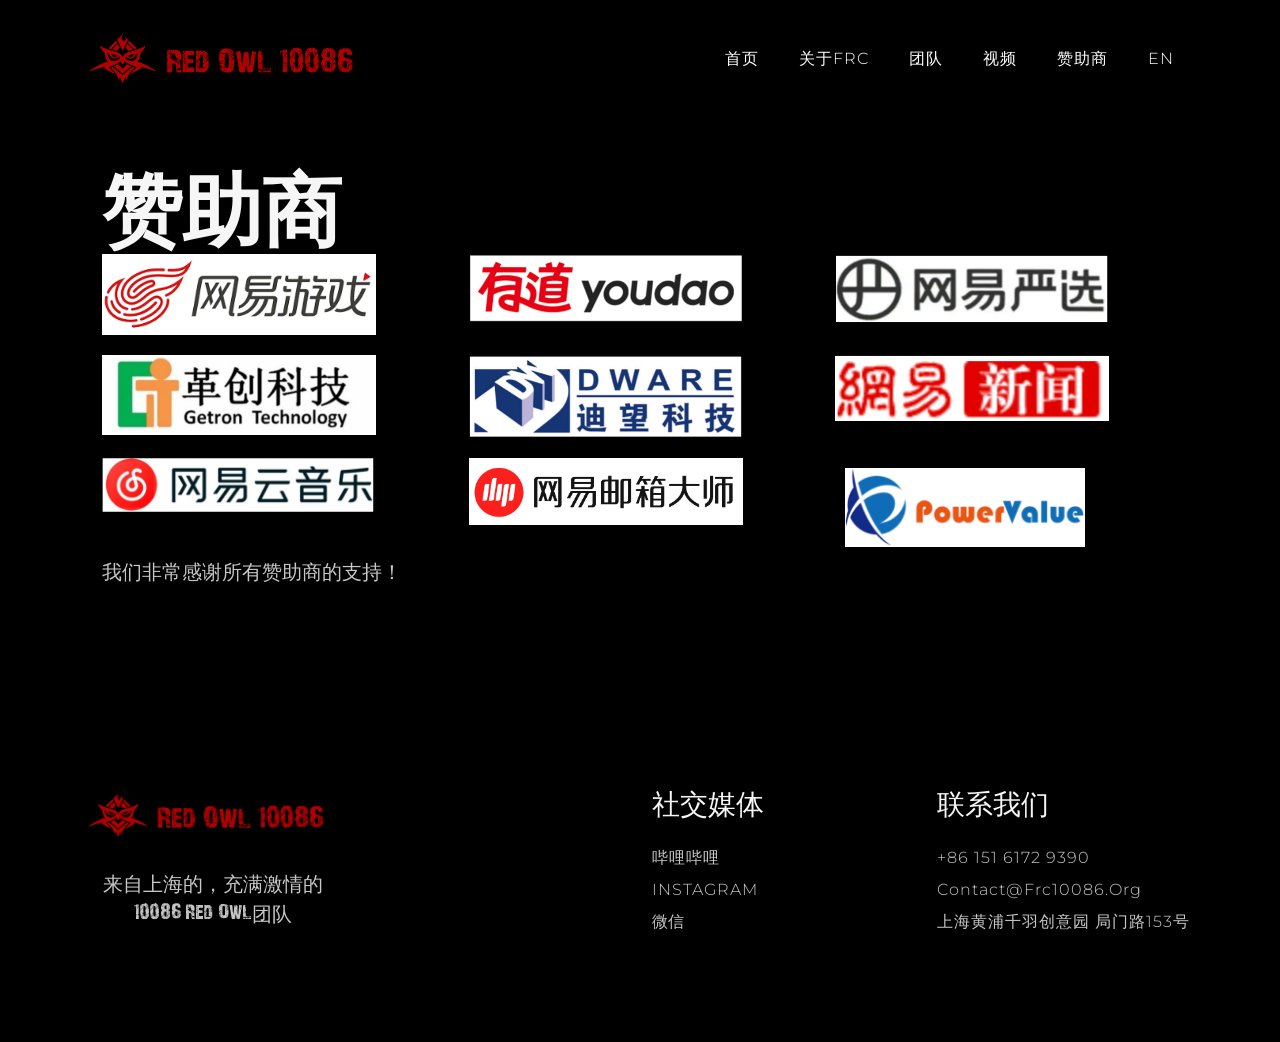
<file: sponsorCN.html>
<!-- missing overall video, bilibili site, line 484-->
<!-- change team picture-->
 <!-- change email and tel-->

 <!doctype html>
 <html lang="en">
   <head>
     <title>Red Owl 10086 - 赞助商</title>
     <meta charset="utf-8" />
     <meta name="viewport" content="width=device-width, initial-scale=1, shrink-to-fit=no" /> 
     
     <link href="https://cdn.bootcdn.net/ajax/libs/twitter-bootstrap/5.3.2/css/bootstrap.min.css" rel="stylesheet" integrity="sha384-T3c6CoIi6uLrA9TneNEoa7RxnatzjcDSCmG1MXxSR1GAsXEV/Dwwykc2MPK8M2HN" crossorigin="anonymous"/>     
     <link rel="stylesheet" href="https://cdn.bootcdn.net/ajax/libs/Swiper/9.4.1/swiper-bundle.min.css" /> <!--cdncss link-->
     <link rel="preconnect" href="https://fonts.googleapis.com">
     <link rel="preconnect" href="https://fonts.gstatic.com" crossorigin>
     <link href="https://fonts.googleapis.com/css2?family=Montserrat:ital,wght@0,100..900;1,100..900&family=Syne:wght@400..800&display=swap" rel="stylesheet">         
     <link rel="stylesheet" href="style.css"/>
     <link rel="icon" href="images/Logo.ico" type="image/x-icon">
   </head>
 
   <body class="bg-black" data-bs-spy="scroll" data-bs-target="#navbar" data-bs-root-margin="0px 0px -40%" data-bs-smooth-scroll="true" tabindex="0">
     <svg xmlns="http://www.w3.org/2000/svg" style="display: none;">
       <symbol xmlns="http://www.w3.org/2000/svg" id="play" viewBox="0 0 32 32"><path fill="currentColor" d="M9 5.156v21.688l1.531-1L25.844 16L10.53 6.156zm2 3.657L22.156 16L11 23.188z"/></symbol>
       <symbol xmlns="http://www.w3.org/2000/svg" id="bicycling-round-outline" viewBox="0 0 24 24">
         <path fill="currentColor" fill-rule="evenodd" d="M14 2.75a1.25 1.25 0 1 0 0 2.5a1.25 1.25 0 0 0 0-2.5M11.25 4a2.75 2.75 0 1 1 5.5 0a2.75 2.75 0 0 1-5.5 0m-.331 4.506a1.888 1.888 0 1 0-1.93 3.207l3.09 1.349a2.64 2.64 0 0 1 1.37 3.46l-.76 1.773a.75.75 0 0 1-1.378-.59l.76-1.775a1.14 1.14 0 0 0-.592-1.494l-3.09-1.348a3.388 3.388 0 1 1 3.464-5.756l2.159 1.719a.915.915 0 0 0 .57.199H18.5a.75.75 0 0 1 0 1.5h-3.918a2.417 2.417 0 0 1-1.505-.526zM6 15.75a2.25 2.25 0 1 0 0 4.5a2.25 2.25 0 0 0 0-4.5M2.25 18a3.75 3.75 0 1 1 7.5 0a3.75 3.75 0 0 1-7.5 0M18 15.75a2.25 2.25 0 1 0 0 4.5a2.25 2.25 0 0 0 0-4.5M14.25 18a3.75 3.75 0 1 1 7.5 0a3.75 3.75 0 0 1-7.5 0" clip-rule="evenodd"/>
       </symbol>
       <symbol xmlns="http://www.w3.org/2000/svg" id="facebook" viewBox="0 0 24 24">
         <path fill="currentColor"
           d="M9.198 21.5h4v-8.01h3.604l.396-3.98h-4V7.5a1 1 0 0 1 1-1h3v-4h-3a5 5 0 0 0-5 5v2.01h-2l-.396 3.98h2.396v8.01Z" />
       </symbol>
       <symbol xmlns="http://www.w3.org/2000/svg" id="youtube" viewBox="0 0 32 32">
         <path fill="currentColor"
           d="M29.41 9.26a3.5 3.5 0 0 0-2.47-2.47C24.76 6.2 16 6.2 16 6.2s-8.76 0-10.94.59a3.5 3.5 0 0 0-2.47 2.47A36.13 36.13 0 0 0 2 16a36.13 36.13 0 0 0 .59 6.74a3.5 3.5 0 0 0 2.47 2.47c2.18.59 10.94.59 10.94.59s8.76 0 10.94-.59a3.5 3.5 0 0 0 2.47-2.47A36.13 36.13 0 0 0 30 16a36.13 36.13 0 0 0-.59-6.74ZM13.2 20.2v-8.4l7.27 4.2Z" />
       </symbol>
       <symbol xmlns="http://www.w3.org/2000/svg" id="twitter" viewBox="0 0 256 256">
         <path fill="currentColor"
           d="m245.66 77.66l-29.9 29.9C209.72 177.58 150.67 232 80 232c-14.52 0-26.49-2.3-35.58-6.84c-7.33-3.67-10.33-7.6-11.08-8.72a8 8 0 0 1 3.85-11.93c.26-.1 24.24-9.31 39.47-26.84a110.93 110.93 0 0 1-21.88-24.2c-12.4-18.41-26.28-50.39-22-98.18a8 8 0 0 1 13.65-4.92c.35.35 33.28 33.1 73.54 43.72V88a47.87 47.87 0 0 1 14.36-34.3A46.87 46.87 0 0 1 168.1 40a48.66 48.66 0 0 1 41.47 24H240a8 8 0 0 1 5.66 13.66Z" />
       </symbol>
       <symbol xmlns="http://www.w3.org/2000/svg" id="instagram" viewBox="0 0 256 256">
         <path fill="currentColor"
           d="M128 80a48 48 0 1 0 48 48a48.05 48.05 0 0 0-48-48Zm0 80a32 32 0 1 1 32-32a32 32 0 0 1-32 32Zm48-136H80a56.06 56.06 0 0 0-56 56v96a56.06 56.06 0 0 0 56 56h96a56.06 56.06 0 0 0 56-56V80a56.06 56.06 0 0 0-56-56Zm40 152a40 40 0 0 1-40 40H80a40 40 0 0 1-40-40V80a40 40 0 0 1 40-40h96a40 40 0 0 1 40 40ZM192 76a12 12 0 1 1-12-12a12 12 0 0 1 12 12Z" />
       </symbol>
       <symbol xmlns="http://www.w3.org/2000/svg" id="linkedin" viewBox="0 0 24 24">
         <path fill="currentColor"
           d="M6.94 5a2 2 0 1 1-4-.002a2 2 0 0 1 4 .002zM7 8.48H3V21h4V8.48zm6.32 0H9.34V21h3.94v-6.57c0-3.66 4.77-4 4.77 0V21H22v-7.93c0-6.17-7.06-5.94-8.72-2.91l.04-1.68z" />
       </symbol>
       <symbol xmlns="http://www.w3.org/2000/svg" id="bolt-outline" viewBox="0 0 24 24">
         <path fill="currentColor" fill-rule="evenodd" d="M20.528 10.374c-.37-.642-1.05-.853-1.699-.944c-.653-.091-1.528-.091-2.586-.091h-.06c-.63 0-1.043-.007-1.343-.048c-.271-.038-.357-.094-.394-.127c-.027-.028-.075-.093-.108-.33c-.039-.28-.04-.663-.04-1.277v-.374c0-1.588 0-2.86-.123-3.766c-.114-.851-.387-1.807-1.331-2.097c-.928-.284-1.706.326-2.31.954c-.645.67-1.41 1.705-2.368 3.001L5.029 9.52c-.61.825-1.12 1.514-1.422 2.083c-.304.57-.525 1.248-.188 1.924v.002l.004.008l.004.007l.004.008l.005.008l.004.008l.004.008l.005.008l.004.007l.001.002c.368.637 1.044.86 1.699.96c.674.102 1.574.109 2.665.109c.637 0 1.042.001 1.34.04c.264.033.343.085.376.114c.03.032.083.105.12.35c.042.281.049.67.049 1.277v.375c0 1.587 0 2.86.122 3.766c.115.85.387 1.807 1.331 2.096c.928.284 1.706-.325 2.31-.954c.645-.67 1.41-1.704 2.368-3.001l3.1-4.193c.63-.854 1.15-1.567 1.455-2.16c.3-.58.509-1.262.175-1.932l-.002-.002l-.003-.008l-.004-.008l-.004-.007l-.004-.009l-.005-.008l-.004-.007l-.005-.008l-.004-.007zm-8.913-7.06c-.569.59-1.276 1.545-2.28 2.903L6.273 10.36c-.658.89-1.098 1.489-1.342 1.948c-.12.223-.164.364-.177.45c-.008.053-.003.076.003.092c.025.035.13.144.622.22c.538.082 1.311.092 2.439.092h.046c.577 0 1.08 0 1.484.051c.433.056.864.181 1.22.516l.006.006l.006.005c.35.344.492.77.557 1.203c.062.414.066.923.066 1.5v.31c0 1.667.001 2.836.108 3.63c.054.396.125.628.194.757c.051.097.081.104.09.106h.002c.01.004.048.017.161-.04c.142-.072.345-.226.628-.52c.568-.59 1.276-1.545 2.28-2.903l3.061-4.143c.654-.885 1.09-1.492 1.33-1.956c.204-.397.181-.531.168-.567c-.023-.033-.123-.134-.603-.202c-.537-.075-1.306-.076-2.44-.076c-.602 0-1.125-.004-1.548-.063c-.437-.06-.869-.192-1.222-.524l-.006-.006l-.005-.005c-.353-.347-.49-.772-.549-1.202c-.055-.394-.054-.883-.054-1.434v-.358c0-1.667-.002-2.836-.11-3.63c-.052-.395-.124-.627-.193-.757c-.051-.097-.08-.103-.089-.105h-.002l-.001-.001c-.01-.004-.047-.016-.161.04c-.142.072-.345.226-.628.52" clip-rule="evenodd"/>
       </symbol>
       <symbol xmlns="http://www.w3.org/2000/svg" id="bone-outline" viewBox="0 0 24 24">
         <path fill="currentColor" fill-rule="evenodd" d="M17.17 3.268a1.77 1.77 0 0 0-2.502 0c-.568.568-.858 1.59-.656 2.322c.09.325.152.715.117 1.109c-.035.397-.174.844-.53 1.2l-5.7 5.7c-.356.356-.803.495-1.2.53a3.178 3.178 0 0 1-1.11-.117c-.732-.202-1.753.088-2.32.656a1.769 1.769 0 1 0 2.5 2.502a.75.75 0 1 1 1.062 1.06a1.769 1.769 0 1 0 2.501 2.502c.568-.568.858-1.59.656-2.322a3.178 3.178 0 0 1-.117-1.109c.035-.397.174-.844.53-1.2l5.7-5.7c.356-.356.803-.495 1.2-.53a3.18 3.18 0 0 1 1.11.117c.732.202 1.753-.088 2.32-.656a1.77 1.77 0 0 0-2.5-2.501a.75.75 0 0 1-1.062-1.061a1.769 1.769 0 0 0 0-2.502m2.003 1.559a3.27 3.27 0 0 0-5.566-2.62c-.919.92-1.398 2.489-1.04 3.783c.058.21.083.414.068.577c-.014.16-.06.234-.097.272l-5.7 5.7c-.037.037-.111.082-.271.096a1.693 1.693 0 0 1-.577-.068c-1.294-.358-2.864.121-3.783 1.04a3.27 3.27 0 0 0 2.62 5.566a3.269 3.269 0 0 0 5.566 2.62c.919-.92 1.398-2.489 1.04-3.783a1.694 1.694 0 0 1-.068-.577c.014-.16.06-.234.097-.272l5.7-5.7c.037-.037.111-.082.271-.096c.163-.015.366.01.577.068c1.294.358 2.864-.121 3.782-1.04a3.269 3.269 0 0 0-2.619-5.566" clip-rule="evenodd"/>
       </symbol>
       <symbol xmlns="http://www.w3.org/2000/svg" id="bottle-outline" viewBox="0 0 24 24">
         <path fill="currentColor" fill-rule="evenodd" d="m16.877 2.598l-.025.046l-.076.138l.866.522l.078-.142l.024-.042l-.041-.025l-.781-.47zm1.054.64h-.001zm-.726 1.554l-1.472-.887l-2.665 1.31a4.434 4.434 0 0 0-2.26 2.472l.059-.03a3.454 3.454 0 0 1 3.703.393c.517.414 1.21.537 1.839.328l1.055-.352l-.01-.133zm1.757 3.998a.746.746 0 0 0 .014-.423c0-.131-.004-.263-.012-.394l-.015-.193l-.262-3.267l.355-.642a4.2 4.2 0 0 0 .166-.317c.053-.116.111-.274.12-.467a1.25 1.25 0 0 0-.195-.73a1.258 1.258 0 0 0-.337-.344a4.243 4.243 0 0 0-.303-.192l-.016-.01l-.799-.482a5.377 5.377 0 0 0-.33-.188a1.26 1.26 0 0 0-.489-.139a1.25 1.25 0 0 0-.763.205a1.26 1.26 0 0 0-.354.364c-.065.098-.131.218-.192.328l-.323.583l-2.827 1.39l-.168.083C10.606 4.79 9.46 6.36 9.116 8.188c-.01.05-.019.103-.034.19l-.001.007l-.03.174a7.243 7.243 0 0 1-2.095 3.926l-.804.791c-.504.496-.91.895-1.214 1.24c-.31.35-.56.693-.71 1.087a3.486 3.486 0 0 0 .363 3.18c.236.35.558.626.939.894c.373.263.859.555 1.46.918l.713.43c.601.361 1.087.654 1.492.86c.412.21.806.366 1.225.405a3.233 3.233 0 0 0 2.88-1.284c.254-.334.413-.731.548-1.183c.133-.445.261-1.011.42-1.715l.255-1.122l.039-.17a7.198 7.198 0 0 1 2.297-3.799l.006-.005l.141-.125a6.094 6.094 0 0 0 1.956-4.097m-1.666.873l-.413.138a3.454 3.454 0 0 1-3.25-.58a1.954 1.954 0 0 0-2.095-.222l-1.186.593a8.707 8.707 0 0 1-2.21 3.83l-.13.13l-.789.774c-.528.52-.897.883-1.161 1.182c-.263.298-.377.482-.433.63c-.228.6-.15 1.28.205 1.807c.087.128.237.28.559.505c.324.229.764.494 1.395.874l.665.4c.631.381 1.071.645 1.422.824c.35.178.546.236.685.249c.586.055 1.168-.2 1.544-.696c.094-.123.19-.319.307-.708c.116-.39.234-.906.4-1.643l.25-1.1l.042-.182a8.697 8.697 0 0 1 2.624-4.452l.137-.121l.004-.004l.128-.113a4.538 4.538 0 0 0 1.3-2.115" clip-rule="evenodd"/>
       </symbol>
       <symbol xmlns="http://www.w3.org/2000/svg" id="cup-paper-outline" viewBox="0 0 24 24">
         <path fill="currentColor" fill-rule="evenodd" d="M9.147 1.25h5.707c.886 0 1.607 0 2.194.06c.612.061 1.146.192 1.64.495c.155.096.304.203.444.32c.444.373.737.838.99 1.399c.241.538.47 1.222.75 2.062l.012.037l.05.148c.147.443.279.837.347 1.165c.071.347.102.747-.083 1.143c-.093.2-.223.38-.382.53c-.317.301-.707.4-1.058.44c-.18.022-.385.032-.61.037l-1.412 9.649c-.114.776-.209 1.427-.352 1.941c-.15.545-.378 1.028-.814 1.405c-.436.377-.947.532-1.508.602c-.53.067-1.188.067-1.972.067h-2.18c-.784 0-1.442 0-1.972-.067c-.561-.07-1.072-.226-1.508-.602c-.436-.377-.663-.86-.814-1.405c-.143-.514-.238-1.165-.352-1.941l-1.413-9.65a6.346 6.346 0 0 1-.609-.035c-.351-.042-.74-.14-1.058-.44a1.75 1.75 0 0 1-.382-.531c-.185-.396-.154-.796-.083-1.143c.068-.328.2-.722.348-1.165l.013-.04l.048-.145c.28-.84.509-1.524.751-2.062c.252-.561.546-1.026.99-1.398a3.57 3.57 0 0 1 .444-.32c.493-.304 1.027-.435 1.639-.497c.588-.059 1.309-.059 2.195-.059m-2.78 7.84l.317 2.16h10.632l.316-2.16zm10.73 3.66H6.903l.512 3.5h9.168zm-.733 5H7.636l.105.72c.123.836.205 1.392.32 1.805c.109.392.223.56.35.67c.127.11.31.2.715.25c.425.054.987.055 1.831.055h2.086c.844 0 1.407-.001 1.831-.055c.404-.05.588-.14.715-.25c.127-.11.241-.278.35-.67c.115-.413.198-.97.32-1.804zM7.103 2.802c-.488.049-.775.14-1.004.281a2.251 2.251 0 0 0-.267.193c-.207.173-.384.416-.585.863c-.208.461-.413 1.073-.708 1.959l-.036.107c-.166.496-.267.804-.315 1.034a.748.748 0 0 0-.023.213a.25.25 0 0 0 .046.064a.748.748 0 0 0 .209.044c.233.028.557.03 1.08.03h13c.523 0 .847-.002 1.08-.03a.749.749 0 0 0 .21-.044a.25.25 0 0 0 .045-.064a.749.749 0 0 0-.023-.213c-.048-.23-.15-.538-.315-1.034l-.035-.107c-.296-.886-.501-1.498-.709-1.959c-.2-.447-.378-.69-.585-.863a2.248 2.248 0 0 0-.267-.193c-.23-.14-.516-.232-1.004-.281c-.503-.051-1.148-.052-2.082-.052h-5.63c-.934 0-1.579 0-2.082.052" clip-rule="evenodd"/>
       </symbol>
       <symbol xmlns="http://www.w3.org/2000/svg" id="flame-outline" viewBox="0 0 24 24">
         <path fill="currentColor" fill-rule="evenodd" d="M9.26 3.099c.404-1.011 1.735-1.636 2.767-.85c1.72 1.31 3.877 3.237 5.613 5.44c1.72 2.183 3.11 4.746 3.11 7.311c0 2.293-.71 3.997-1.738 5.218c-1.019 1.209-2.313 1.901-3.43 2.25a1.153 1.153 0 0 1-1.355-.514c-.24-.403-.241-.94.06-1.371c.857-1.232 1.763-3.004 1.763-4.583c0-.784-.338-1.711-.883-2.663a14.333 14.333 0 0 0-1.403-1.99c-.101 1.402-.406 3.165-1.352 4.623a1.162 1.162 0 0 1-1.894.093c-.159-.201-.316-.422-.46-.624l-.025-.036c-.079-.11-.153-.215-.225-.313c-.686.683-1.325 1.5-1.325 2.41c0 .804.401 1.902.876 2.834c.257.503.15 1.061-.16 1.427c-.328.388-.926.588-1.493.26C5.762 20.895 3.25 18.49 3.25 15c0-.947.321-1.926.77-2.883c.453-.963 1.066-1.967 1.71-2.97c.223-.347.45-.694.675-1.04c1.105-1.693 2.2-3.371 2.855-5.008m1.638.318a.419.419 0 0 0-.245.238c-.716 1.79-1.913 3.622-3.018 5.313c-.22.336-.435.667-.643.99c-.64.995-1.207 1.929-1.614 2.796c-.41.874-.628 1.62-.628 2.246c0 2.294 1.407 4.076 2.883 5.178c-.355-.84-.65-1.811-.65-2.678c0-1.73 1.3-3.037 2.026-3.725c.47-.445 1.282-.485 1.756.099c.17.211.338.446.49.66l.018.025l.125.175c.67-1.274.856-2.828.903-4.108c.02-.526.346-.943.774-1.117a1.2 1.2 0 0 1 1.354.314l-.557.503l.556-.503c.667.737 1.435 1.712 2.04 2.768c.598 1.043 1.082 2.242 1.082 3.409c0 1.693-.768 3.41-1.544 4.689a5.697 5.697 0 0 0 1.858-1.437c.787-.934 1.386-2.29 1.386-4.252c0-2.057-1.137-4.287-2.789-6.383C14.826 6.54 12.77 4.7 11.118 3.442c-.054-.041-.125-.057-.22-.025" clip-rule="evenodd"/>
       </symbol>
       <symbol xmlns="http://www.w3.org/2000/svg" id="balloon-broken" viewBox="0 0 24 24">
         <g fill="none" stroke="currentColor" stroke-linecap="round" stroke-width="1.5">
           <path d="M8 16.607c1.15.86 2.518 1.38 4 1.393c4.142.034 7.594-3.92 7.56-8.196C19.527 5.53 16.142 2.034 12 2c-4.142-.034-7.473 3.404-7.44 7.68A8.88 8.88 0 0 0 5.244 13"/>
           <path d="M15.5 9a3.035 3.035 0 0 0-3-3M12 20.35c.321 0 .482 0 .593-.022c.654-.128 1.051-.772.858-1.39c-.033-.105-.109-.242-.261-.515M12 20.35c-.321 0-.482 0-.593-.022c-.654-.128-1.051-.772-.858-1.39c.033-.105.109-.242.261-.515M12 20.35v2.15"/>
         </g>
       </symbol>
       <symbol xmlns="http://www.w3.org/2000/svg" id="bag-heart-broken" viewBox="0 0 24 24">
         <g fill="none"><path fill="currentColor" d="m12 12.191l-.519.542a.75.75 0 0 0 1.038 0zm-.957 3.675l-.444.604zm1.914 0l-.444-.605zm-.957.462v.75zm-.514-1.067c-.417-.307-.878-.69-1.227-1.093c-.368-.426-.509-.757-.509-.971h-1.5c0 .77.441 1.45.875 1.952c.453.525 1.014.984 1.474 1.321zM9.75 13.197c0-.576.263-.827.492-.907c.25-.088.714-.06 1.24.443l1.037-1.083c-.825-.79-1.861-1.096-2.773-.776c-.934.327-1.496 1.226-1.496 2.323zm3.65 3.273c.46-.337 1.022-.796 1.475-1.32c.434-.502.875-1.183.875-1.953h-1.5c0 .214-.141.545-.51.971c-.348.403-.809.786-1.226 1.093zm2.35-3.273c0-1.097-.562-1.996-1.496-2.323c-.912-.32-1.948-.014-2.773.776l1.038 1.083c.525-.503.989-.531 1.24-.443c.228.08.491.33.491.907zM10.6 16.47c.368.27.782.608 1.4.608v-1.5c-.024 0-.04 0-.094-.03a4 4 0 0 1-.42-.287zm1.914-1.21a4 4 0 0 1-.42.289c-.054.029-.07.029-.094.029v1.5c.618 0 1.032-.337 1.4-.608z"/>
           <path stroke="currentColor" stroke-linecap="round" stroke-width="1.5" d="M9 6V5a3 3 0 1 1 6 0v1m5.224 6.526c-.586-3.121-.878-4.682-1.99-5.604C17.125 6 15.537 6 12.36 6h-.72c-3.176 0-4.764 0-5.875.922c-1.11.922-1.403 2.483-1.989 5.604c-.823 4.389-1.234 6.583-.034 8.029C4.942 22 7.174 22 11.639 22h.722c4.465 0 6.698 0 7.897-1.445c.696-.84.85-1.93.696-3.555"/>
         </g>
       </symbol>
       <symbol xmlns="http://www.w3.org/2000/svg" id="adhesive-plaster-broken" viewBox="0 0 24 24">
         <g fill="none">
           <path stroke="currentColor" stroke-linecap="round" stroke-width="1.5" d="M13.5 7.642L9.071 3.213a4.142 4.142 0 0 0-5.858 5.858L14.93 20.787a4.142 4.142 0 0 0 5.858-5.858l-4.358-4.358"/><path stroke="currentColor" stroke-linecap="round" stroke-width="1.5" d="m12 17.858l-2.929 2.929A4.142 4.142 0 0 1 2.596 20m3.546-8l-2.929 2.929c-.322.322-.58.685-.774 1.071M12 6.142l2.929-2.929a4.142 4.142 0 1 1 5.858 5.858L17.857 12"/><path fill="#3FC3D7" d="M15.841 12.871a.788.788 0 1 1-1.114 1.114a.788.788 0 0 1 1.114-1.114m-3.712-3.712a.787.787 0 1 0-1.114 1.114a.787.787 0 0 0 1.114-1.114m4.641 6.497a.787.787 0 1 1-1.114 1.114a.787.787 0 0 1 1.114-1.114M9.345 8.23A.788.788 0 1 0 8.23 9.346A.788.788 0 0 0 9.345 8.23m3.712 3.713a.787.787 0 1 1-1.113 1.114a.787.787 0 0 1 1.113-1.114m.928 2.785a.788.788 0 1 1-1.114 1.113a.788.788 0 0 1 1.114-1.113m-3.712-3.713a.787.787 0 1 0-1.114 1.114a.787.787 0 0 0 1.114-1.114"/>
         </g>
       </symbol>
       <symbol xmlns="http://www.w3.org/2000/svg" id="star" viewBox="0 0 512 512">
         <path fill="currentColor" d="M394 480a16 16 0 0 1-9.39-3L256 383.76L127.39 477a16 16 0 0 1-24.55-18.08L153 310.35L23 221.2a16 16 0 0 1 9-29.2h160.38l48.4-148.95a16 16 0 0 1 30.44 0l48.4 149H480a16 16 0 0 1 9.05 29.2L359 310.35l50.13 148.53A16 16 0 0 1 394 480"/>
       </symbol>
       <symbol xmlns="http://www.w3.org/2000/svg" id="play" width="4em" height="4em" viewBox="0 0 32 32">
         <path fill="currentColor" d="M9 5.156v21.688l1.531-1L25.844 16L10.53 6.156zm2 3.657L22.156 16L11 23.188z"/>
       </symbol>
       <symbol id="facebook" viewBox="0 0 20 20">
         <path fill="white" d="M10 .4C4.698.4.4 4.698.4 10s4.298 9.6 9.6 9.6s9.6-4.298 9.6-9.6S15.302.4 10 .4m2.274 6.634h-1.443c-.171 0-.361.225-.361.524V8.6h1.805l-.273 1.486H10.47v4.461H8.767v-4.461H7.222V8.6h1.545v-.874c0-1.254.87-2.273 2.064-2.273h1.443z"/>
       </symbol>
       <symbol id="linkedin" viewBox="0 0 20 20">
         <path fill="white" d="M10 .4C4.698.4.4 4.698.4 10s4.298 9.6 9.6 9.6s9.6-4.298 9.6-9.6S15.302.4 10 .4M7.65 13.979H5.706V7.723H7.65zm-.984-7.024c-.614 0-1.011-.435-1.011-.973c0-.549.409-.971 1.036-.971s1.011.422 1.023.971c0 .538-.396.973-1.048.973m8.084 7.024h-1.944v-3.467c0-.807-.282-1.355-.985-1.355c-.537 0-.856.371-.997.728c-.052.127-.065.307-.065.486v3.607H8.814v-4.26c0-.781-.025-1.434-.051-1.996h1.689l.089.869h.039c.256-.408.883-1.01 1.932-1.01c1.279 0 2.238.857 2.238 2.699z"/>
       </symbol>
       <symbol id="youtube" viewBox="0 0 20 20">
         <path fill="white" d="M11.603 9.833L9.357 8.785C9.161 8.694 9 8.796 9 9.013v1.974c0 .217.161.319.357.228l2.245-1.048c.197-.092.197-.242.001-.334M10 .4C4.698.4.4 4.698.4 10s4.298 9.6 9.6 9.6s9.6-4.298 9.6-9.6S15.302.4 10 .4m0 13.5c-4.914 0-5-.443-5-3.9s.086-3.9 5-3.9s5 .443 5 3.9s-.086 3.9-5 3.9"/>
       </symbol>
       <symbol id="twitter" viewBox="0 0 20 20">
         <path fill="white" d="M10 .4C4.698.4.4 4.698.4 10s4.298 9.6 9.6 9.6s9.6-4.298 9.6-9.6S15.302.4 10 .4m3.905 7.864c.004.082.005.164.005.244c0 2.5-1.901 5.381-5.379 5.381a5.335 5.335 0 0 1-2.898-.85c.147.018.298.025.451.025c.886 0 1.701-.301 2.348-.809a1.895 1.895 0 0 1-1.766-1.312a1.9 1.9 0 0 0 .853-.033a1.892 1.892 0 0 1-1.517-1.854v-.023c.255.141.547.227.857.237a1.89 1.89 0 0 1-.585-2.526a5.376 5.376 0 0 0 3.897 1.977a1.891 1.891 0 0 1 3.222-1.725a3.797 3.797 0 0 0 1.2-.459a1.9 1.9 0 0 1-.831 1.047a3.799 3.799 0 0 0 1.086-.299a3.834 3.834 0 0 1-.943.979"/>
       </symbol>
       <symbol id="instagram" viewBox="0 0 20 20">
         <path fill="white" d="M13 10a3 3 0 1 1-6 0c0-.171.018-.338.049-.5H6v3.997c0 .278.225.503.503.503h6.995a.503.503 0 0 0 .502-.503V9.5h-1.049c.031.162.049.329.049.5m-3 2a2 2 0 1 0-.001-4.001A2 2 0 0 0 10 12m2.4-4.1h1.199a.301.301 0 0 0 .301-.3V6.401a.301.301 0 0 0-.301-.301H12.4a.301.301 0 0 0-.301.301V7.6c.001.165.136.3.301.3M10 .4A9.6 9.6 0 0 0 .4 10a9.6 9.6 0 0 0 9.6 9.6a9.6 9.6 0 0 0 9.6-9.6A9.6 9.6 0 0 0 10 .4m5 13.489C15 14.5 14.5 15 13.889 15H6.111C5.5 15 5 14.5 5 13.889V6.111C5 5.5 5.5 5 6.111 5h7.778C14.5 5 15 5.5 15 6.111z"/>
       </symbol>
     </svg>
     
     <!-- navigational bar -->
     <header id="top" class="position-sticky top-0 start-0">     
       <nav class="navbar navbar-expand-lg fixed-top bg-black py-4">
         <div class="container">
           <a class="navbar-brand" href="#home">
             <!--Here is the logo modification page-->
             <img src="images/Logo.png"  height = "60" >
           </a>
           <button class="navbar-toggler" type="button" data-bs-toggle="offcanvas" data-bs-target="#offcanvasNavbar" aria-controls="offcanvasNavbar">
             <span class="navbar-toggler-icon"></span>
           </button>
           <div class="offcanvas offcanvas-end" tabindex="-1" id="offcanvasNavbar" aria-labelledby="offcanvasNavbarLabel">
             <div class="offcanvas-header bg-black">
               <button type="button" class="btn-close btn-close-white" data-bs-dismiss="offcanvas" aria-label="Close"></button>
             </div>
             <div class="offcanvas-body bg-black">
               <ul class="navbar-nav justify-content-end flex-grow-1 gap-4 pe-3">
                <li class="nav-item">
                  <a class="nav-link text-uppercase" aria-current="page" href="index.html">首页</a>
                </li>
                <li class="nav-item">
                  <a class="nav-link text-uppercase" aria-current="page" href="frcCN.html">关于FRC</a>
                </li>
                <li class="nav-item">
                  <a class="nav-link text-uppercase" aria-current="page" href="teamCN.html">团队</a>
                </li>
                <!--<li class="nav-item">
                  <a class="nav-link text-uppercase" aria-current="page" href="achieveEN.html">Achievements</a>
                </li>-->
                <li class="nav-item">
                  <a class="nav-link text-uppercase" aria-current="page" href="vlogCN.html">视频</a>
                </li>
                <li class="nav-item active">
                  <a class="nav-link active text-uppercase" href="sponsorCN.html">赞助商</a>
                </li>
                <li class="nav-item">
                  <a class="nav-link text-uppercase" aria-current="page" href="sponsorEN.html">EN</a>
                </li>
               </ul>              
             </div>
           </div>
         </div>
       </nav>
     </header>
 
    <!-- Main Content -->
    <section id="home" class="section-padding pt-5">
      <h1 class="display-1 fw-bold" style="font-family:DaysLater;">
          赞助商
      </h1>

      <div class="row">
        <div class="col-md-4">
          <img src="images/sponsor/sponsor1.png" class="img-fluid" style="width: 80%; height: auto; margin-bottom: 20px;">
        </div>
        <div class="col-md-4">
          <img src="images/sponsor/sponsor2.png" class="img-fluid" style="width: 80%; height: auto; margin-bottom: 20px;">
        </div>
        <div class="col-md-4">
          <img src="images/sponsor/sponsor3.png" class="img-fluid" style="width: 80%; height: auto; margin-bottom: 20px;">
        </div>
        <div class="col-md-4">
          <img src="images/sponsor/sponsor4.jpg" class="img-fluid" style="width: 80%; height: auto; margin-bottom: 20px;">
        </div>
        <div class="col-md-4">
          <img src="images/sponsor/sponsor5.png" class="img-fluid" style="width: 80%; height: auto; margin-bottom: 20px;">
        </div>
        <div class="col-md-4">
          <img src="images/sponsor/sponsor6.png" class="img-fluid" style="width: 80%; height: auto; margin-bottom: 20px;">
        </div>
        <div class="col-md-4">
          <img src="images/sponsor/sponsor7.png" class="img-fluid" style="width: 80%; height: auto; margin-bottom: 20px;">
        </div>
        <div class="col-md-4">
          <img src="images/sponsor/sponsor8.png" class="img-fluid" style="width: 80%; height: auto; margin-bottom: 20px;">
        </div>
        <div class="col-md-4">
          <img src="images/sponsor/sponsor9.png" class="img-fluid" style="width: 70%; height: auto; margin-bottom: 20px; background-color: white; margin: 10px;">
        </div>
      </div>
      <a>我们非常感谢所有赞助商的支持！</a>
    </section>
    </section>
    </section>
    </section>
    </section>
    </section>
 
     <div id="footer-placeholder"></div>
 
     <!-- Video Popup -->
     <div class="modal fade" id="myModal" tabindex="-1" role="dialog" aria-labelledby="exampleModalLabel" aria-hidden="true">
       <div class="modal-dialog" role="document">
 
           <div class="modal-content">
             
               <div class="modal-body">
                   <button type="button" class="btn-close" data-bs-dismiss="modal" aria-label="Close"><svg class="bi" width="40" height="40"><use xlink:href="#close-sharp"></use></svg></button>
                   <div class="ratio ratio-16x9">
                     <iframe class="embed-responsive-item" src="" id="video"  allowscriptaccess="always" allow="autoplay"></iframe>
                   </div>
               </div>
 
           </div>
 
       </div>
     </div>
     
     <script src="js/jquery-1.11.0.min.js"></script>
     <script
       src="https://cdn.bootcdn.net/ajax/libs/popper.js/2.11.8/umd/popper.min.js"
       integrity="sha384-I7E8VVD/ismYTF4hNIPjVp/Zjvgyol6VFvRkX/vR+Vc4jQkC+hVqc2pM8ODewa9r"
       crossorigin="anonymous"
     ></script>
     <script
       src="https://cdn.bootcdn.net/ajax/libs/twitter-bootstrap/5.3.2/js/bootstrap.min.js"
       integrity="sha384-BBtl+eGJRgqQAUMxJ7pMwbEyER4l1g+O15P+16Ep7Q9Q+zqX6gSbd85u4mG4QzX+"
       crossorigin="anonymous"
     ></script>    
     <script src="https://cdn.bootcdn.net/ajax/libs/Swiper/11.0.5/swiper-bundle.min.js"></script>
     <script type="text/javascript" src="js/script.js"></script>
     <script>
       fetch('footer.html')
         .then(response => response.text())
         .then(text => document.getElementById('footer-placeholder').innerHTML = text);
     </script>
     <script>
       fetch('comingsoonEN.html')
         .then(response => response.text())
         .then(text => document.getElementById('comingsoon-placeholder').innerHTML = text);
     </script>
   </body>
 
 </html>
</file>
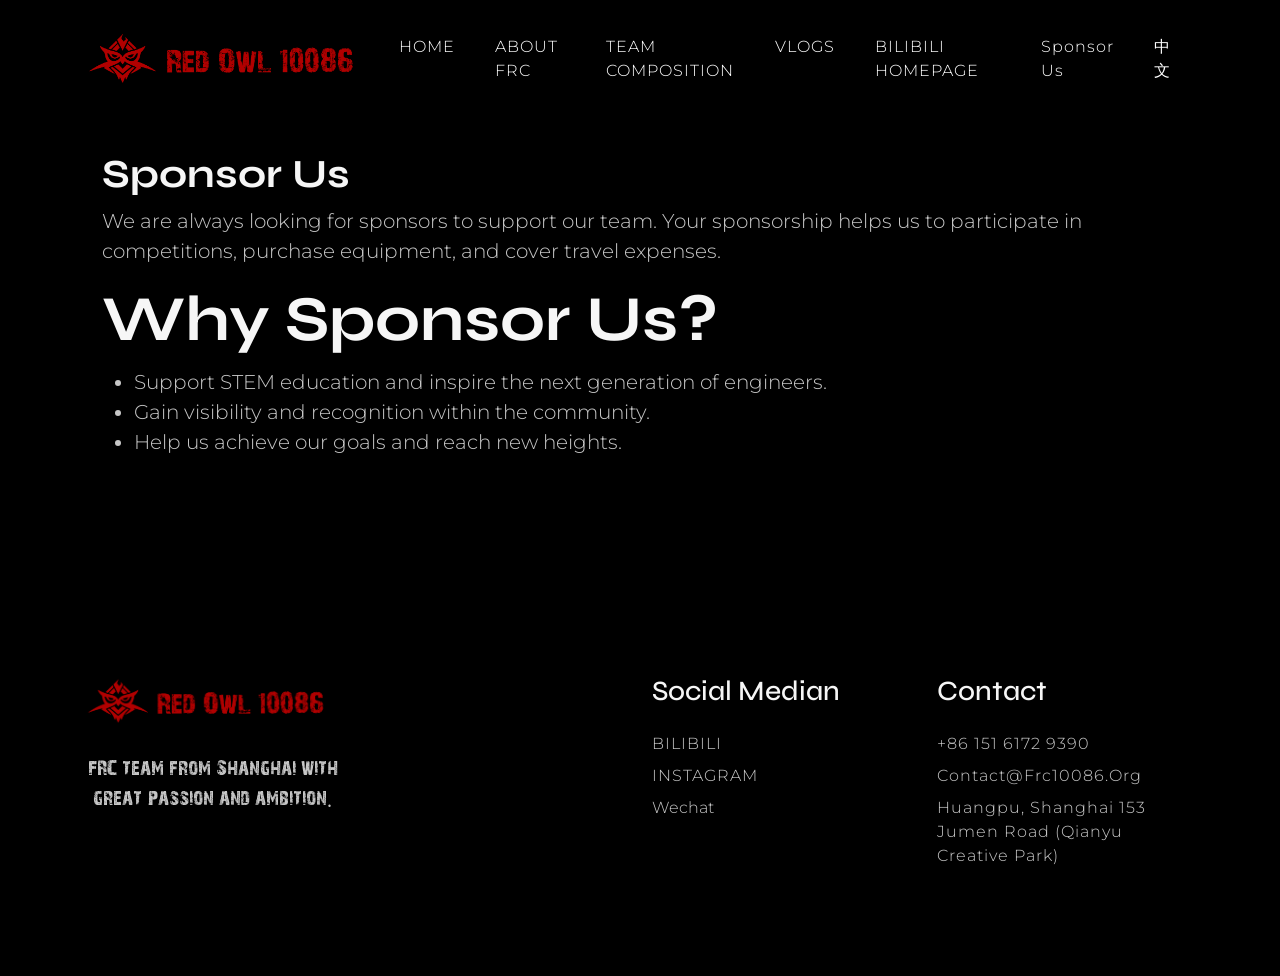
<file: sponsorEN.html>
<!-- missing overall video, bilibili site, line 484-->
<!-- change team picture-->
 <!-- change email and tel-->

 <!doctype html>
 <html lang="en">
   <head>
     <title>Red Owl 10086 - Sponsor Us</title>
     <meta charset="utf-8" />
     <meta name="viewport" content="width=device-width, initial-scale=1, shrink-to-fit=no" /> 
     
     <link href="https://cdn.bootcdn.net/ajax/libs/twitter-bootstrap/5.3.2/css/bootstrap.min.css" rel="stylesheet" integrity="sha384-T3c6CoIi6uLrA9TneNEoa7RxnatzjcDSCmG1MXxSR1GAsXEV/Dwwykc2MPK8M2HN" crossorigin="anonymous"/>     
     <link rel="stylesheet" href="https://cdn.bootcdn.net/ajax/libs/Swiper/9.4.1/swiper-bundle.min.css" /> <!--cdncss link-->
     <link rel="preconnect" href="https://fonts.googleapis.com">
     <link rel="preconnect" href="https://fonts.gstatic.com" crossorigin>
     <link href="https://fonts.googleapis.com/css2?family=Montserrat:ital,wght@0,100..900;1,100..900&family=Syne:wght@400..800&display=swap" rel="stylesheet">         
     <link rel="stylesheet" href="style.css"/>
     <link rel="icon" href="images/Logo.ico" type="image/x-icon">
   </head>
 
   <body class="bg-black" data-bs-spy="scroll" data-bs-target="#navbar" data-bs-root-margin="0px 0px -40%" data-bs-smooth-scroll="true" tabindex="0">
     <svg xmlns="http://www.w3.org/2000/svg" style="display: none;">
       <symbol xmlns="http://www.w3.org/2000/svg" id="play" viewBox="0 0 32 32"><path fill="currentColor" d="M9 5.156v21.688l1.531-1L25.844 16L10.53 6.156zm2 3.657L22.156 16L11 23.188z"/></symbol>
       <symbol xmlns="http://www.w3.org/2000/svg" id="bicycling-round-outline" viewBox="0 0 24 24">
         <path fill="currentColor" fill-rule="evenodd" d="M14 2.75a1.25 1.25 0 1 0 0 2.5a1.25 1.25 0 0 0 0-2.5M11.25 4a2.75 2.75 0 1 1 5.5 0a2.75 2.75 0 0 1-5.5 0m-.331 4.506a1.888 1.888 0 1 0-1.93 3.207l3.09 1.349a2.64 2.64 0 0 1 1.37 3.46l-.76 1.773a.75.75 0 0 1-1.378-.59l.76-1.775a1.14 1.14 0 0 0-.592-1.494l-3.09-1.348a3.388 3.388 0 1 1 3.464-5.756l2.159 1.719a.915.915 0 0 0 .57.199H18.5a.75.75 0 0 1 0 1.5h-3.918a2.417 2.417 0 0 1-1.505-.526zM6 15.75a2.25 2.25 0 1 0 0 4.5a2.25 2.25 0 0 0 0-4.5M2.25 18a3.75 3.75 0 1 1 7.5 0a3.75 3.75 0 0 1-7.5 0M18 15.75a2.25 2.25 0 1 0 0 4.5a2.25 2.25 0 0 0 0-4.5M14.25 18a3.75 3.75 0 1 1 7.5 0a3.75 3.75 0 0 1-7.5 0" clip-rule="evenodd"/>
       </symbol>
       <symbol xmlns="http://www.w3.org/2000/svg" id="facebook" viewBox="0 0 24 24">
         <path fill="currentColor"
           d="M9.198 21.5h4v-8.01h3.604l.396-3.98h-4V7.5a1 1 0 0 1 1-1h3v-4h-3a5 5 0 0 0-5 5v2.01h-2l-.396 3.98h2.396v8.01Z" />
       </symbol>
       <symbol xmlns="http://www.w3.org/2000/svg" id="youtube" viewBox="0 0 32 32">
         <path fill="currentColor"
           d="M29.41 9.26a3.5 3.5 0 0 0-2.47-2.47C24.76 6.2 16 6.2 16 6.2s-8.76 0-10.94.59a3.5 3.5 0 0 0-2.47 2.47A36.13 36.13 0 0 0 2 16a36.13 36.13 0 0 0 .59 6.74a3.5 3.5 0 0 0 2.47 2.47c2.18.59 10.94.59 10.94.59s8.76 0 10.94-.59a3.5 3.5 0 0 0 2.47-2.47A36.13 36.13 0 0 0 30 16a36.13 36.13 0 0 0-.59-6.74ZM13.2 20.2v-8.4l7.27 4.2Z" />
       </symbol>
       <symbol xmlns="http://www.w3.org/2000/svg" id="twitter" viewBox="0 0 256 256">
         <path fill="currentColor"
           d="m245.66 77.66l-29.9 29.9C209.72 177.58 150.67 232 80 232c-14.52 0-26.49-2.3-35.58-6.84c-7.33-3.67-10.33-7.6-11.08-8.72a8 8 0 0 1 3.85-11.93c.26-.1 24.24-9.31 39.47-26.84a110.93 110.93 0 0 1-21.88-24.2c-12.4-18.41-26.28-50.39-22-98.18a8 8 0 0 1 13.65-4.92c.35.35 33.28 33.1 73.54 43.72V88a47.87 47.87 0 0 1 14.36-34.3A46.87 46.87 0 0 1 168.1 40a48.66 48.66 0 0 1 41.47 24H240a8 8 0 0 1 5.66 13.66Z" />
       </symbol>
       <symbol xmlns="http://www.w3.org/2000/svg" id="instagram" viewBox="0 0 256 256">
         <path fill="currentColor"
           d="M128 80a48 48 0 1 0 48 48a48.05 48.05 0 0 0-48-48Zm0 80a32 32 0 1 1 32-32a32 32 0 0 1-32 32Zm48-136H80a56.06 56.06 0 0 0-56 56v96a56.06 56.06 0 0 0 56 56h96a56.06 56.06 0 0 0 56-56V80a56.06 56.06 0 0 0-56-56Zm40 152a40 40 0 0 1-40 40H80a40 40 0 0 1-40-40V80a40 40 0 0 1 40-40h96a40 40 0 0 1 40 40ZM192 76a12 12 0 1 1-12-12a12 12 0 0 1 12 12Z" />
       </symbol>
       <symbol xmlns="http://www.w3.org/2000/svg" id="linkedin" viewBox="0 0 24 24">
         <path fill="currentColor"
           d="M6.94 5a2 2 0 1 1-4-.002a2 2 0 0 1 4 .002zM7 8.48H3V21h4V8.48zm6.32 0H9.34V21h3.94v-6.57c0-3.66 4.77-4 4.77 0V21H22v-7.93c0-6.17-7.06-5.94-8.72-2.91l.04-1.68z" />
       </symbol>
       <symbol xmlns="http://www.w3.org/2000/svg" id="bolt-outline" viewBox="0 0 24 24">
         <path fill="currentColor" fill-rule="evenodd" d="M20.528 10.374c-.37-.642-1.05-.853-1.699-.944c-.653-.091-1.528-.091-2.586-.091h-.06c-.63 0-1.043-.007-1.343-.048c-.271-.038-.357-.094-.394-.127c-.027-.028-.075-.093-.108-.33c-.039-.28-.04-.663-.04-1.277v-.374c0-1.588 0-2.86-.123-3.766c-.114-.851-.387-1.807-1.331-2.097c-.928-.284-1.706.326-2.31.954c-.645.67-1.41 1.705-2.368 3.001L5.029 9.52c-.61.825-1.12 1.514-1.422 2.083c-.304.57-.525 1.248-.188 1.924v.002l.004.008l.004.007l.004.008l.005.008l.004.008l.004.008l.005.008l.004.007l.001.002c.368.637 1.044.86 1.699.96c.674.102 1.574.109 2.665.109c.637 0 1.042.001 1.34.04c.264.033.343.085.376.114c.03.032.083.105.12.35c.042.281.049.67.049 1.277v.375c0 1.587 0 2.86.122 3.766c.115.85.387 1.807 1.331 2.096c.928.284 1.706-.325 2.31-.954c.645-.67 1.41-1.704 2.368-3.001l3.1-4.193c.63-.854 1.15-1.567 1.455-2.16c.3-.58.509-1.262.175-1.932l-.002-.002l-.003-.008l-.004-.008l-.004-.007l-.004-.009l-.005-.008l-.004-.007l-.005-.008l-.004-.007zm-8.913-7.06c-.569.59-1.276 1.545-2.28 2.903L6.273 10.36c-.658.89-1.098 1.489-1.342 1.948c-.12.223-.164.364-.177.45c-.008.053-.003.076.003.092c.025.035.13.144.622.22c.538.082 1.311.092 2.439.092h.046c.577 0 1.08 0 1.484.051c.433.056.864.181 1.22.516l.006.006l.006.005c.35.344.492.77.557 1.203c.062.414.066.923.066 1.5v.31c0 1.667.001 2.836.108 3.63c.054.396.125.628.194.757c.051.097.081.104.09.106h.002c.01.004.048.017.161-.04c.142-.072.345-.226.628-.52c.568-.59 1.276-1.545 2.28-2.903l3.061-4.143c.654-.885 1.09-1.492 1.33-1.956c.204-.397.181-.531.168-.567c-.023-.033-.123-.134-.603-.202c-.537-.075-1.306-.076-2.44-.076c-.602 0-1.125-.004-1.548-.063c-.437-.06-.869-.192-1.222-.524l-.006-.006l-.005-.005c-.353-.347-.49-.772-.549-1.202c-.055-.394-.054-.883-.054-1.434v-.358c0-1.667-.002-2.836-.11-3.63c-.052-.395-.124-.627-.193-.757c-.051-.097-.08-.103-.089-.105h-.002l-.001-.001c-.01-.004-.047-.016-.161.04c-.142.072-.345.226-.628.52" clip-rule="evenodd"/>
       </symbol>
       <symbol xmlns="http://www.w3.org/2000/svg" id="bone-outline" viewBox="0 0 24 24">
         <path fill="currentColor" fill-rule="evenodd" d="M17.17 3.268a1.77 1.77 0 0 0-2.502 0c-.568.568-.858 1.59-.656 2.322c.09.325.152.715.117 1.109c-.035.397-.174.844-.53 1.2l-5.7 5.7c-.356.356-.803.495-1.2.53a3.178 3.178 0 0 1-1.11-.117c-.732-.202-1.753.088-2.32.656a1.769 1.769 0 1 0 2.5 2.502a.75.75 0 1 1 1.062 1.06a1.769 1.769 0 1 0 2.501 2.502c.568-.568.858-1.59.656-2.322a3.178 3.178 0 0 1-.117-1.109c.035-.397.174-.844.53-1.2l5.7-5.7c.356-.356.803-.495 1.2-.53a3.18 3.18 0 0 1 1.11.117c.732.202 1.753-.088 2.32-.656a1.77 1.77 0 0 0-2.5-2.501a.75.75 0 0 1-1.062-1.061a1.769 1.769 0 0 0 0-2.502m2.003 1.559a3.27 3.27 0 0 0-5.566-2.62c-.919.92-1.398 2.489-1.04 3.783c.058.21.083.414.068.577c-.014.16-.06.234-.097.272l-5.7 5.7c-.037.037-.111.082-.271.096a1.693 1.693 0 0 1-.577-.068c-1.294-.358-2.864.121-3.783 1.04a3.27 3.27 0 0 0 2.62 5.566a3.269 3.269 0 0 0 5.566 2.62c.919-.92 1.398-2.489 1.04-3.783a1.694 1.694 0 0 1-.068-.577c.014-.16.06-.234.097-.272l5.7-5.7c.037-.037.111-.082.271-.096c.163-.015.366.01.577.068c1.294.358 2.864-.121 3.782-1.04a3.269 3.269 0 0 0-2.619-5.566" clip-rule="evenodd"/>
       </symbol>
       <symbol xmlns="http://www.w3.org/2000/svg" id="bottle-outline" viewBox="0 0 24 24">
         <path fill="currentColor" fill-rule="evenodd" d="m16.877 2.598l-.025.046l-.076.138l.866.522l.078-.142l.024-.042l-.041-.025l-.781-.47zm1.054.64h-.001zm-.726 1.554l-1.472-.887l-2.665 1.31a4.434 4.434 0 0 0-2.26 2.472l.059-.03a3.454 3.454 0 0 1 3.703.393c.517.414 1.21.537 1.839.328l1.055-.352l-.01-.133zm1.757 3.998a.746.746 0 0 0 .014-.423c0-.131-.004-.263-.012-.394l-.015-.193l-.262-3.267l.355-.642a4.2 4.2 0 0 0 .166-.317c.053-.116.111-.274.12-.467a1.25 1.25 0 0 0-.195-.73a1.258 1.258 0 0 0-.337-.344a4.243 4.243 0 0 0-.303-.192l-.016-.01l-.799-.482a5.377 5.377 0 0 0-.33-.188a1.26 1.26 0 0 0-.489-.139a1.25 1.25 0 0 0-.763.205a1.26 1.26 0 0 0-.354.364c-.065.098-.131.218-.192.328l-.323.583l-2.827 1.39l-.168.083C10.606 4.79 9.46 6.36 9.116 8.188c-.01.05-.019.103-.034.19l-.001.007l-.03.174a7.243 7.243 0 0 1-2.095 3.926l-.804.791c-.504.496-.91.895-1.214 1.24c-.31.35-.56.693-.71 1.087a3.486 3.486 0 0 0 .363 3.18c.236.35.558.626.939.894c.373.263.859.555 1.46.918l.713.43c.601.361 1.087.654 1.492.86c.412.21.806.366 1.225.405a3.233 3.233 0 0 0 2.88-1.284c.254-.334.413-.731.548-1.183c.133-.445.261-1.011.42-1.715l.255-1.122l.039-.17a7.198 7.198 0 0 1 2.297-3.799l.006-.005l.141-.125a6.094 6.094 0 0 0 1.956-4.097m-1.666.873l-.413.138a3.454 3.454 0 0 1-3.25-.58a1.954 1.954 0 0 0-2.095-.222l-1.186.593a8.707 8.707 0 0 1-2.21 3.83l-.13.13l-.789.774c-.528.52-.897.883-1.161 1.182c-.263.298-.377.482-.433.63c-.228.6-.15 1.28.205 1.807c.087.128.237.28.559.505c.324.229.764.494 1.395.874l.665.4c.631.381 1.071.645 1.422.824c.35.178.546.236.685.249c.586.055 1.168-.2 1.544-.696c.094-.123.19-.319.307-.708c.116-.39.234-.906.4-1.643l.25-1.1l.042-.182a8.697 8.697 0 0 1 2.624-4.452l.137-.121l.004-.004l.128-.113a4.538 4.538 0 0 0 1.3-2.115" clip-rule="evenodd"/>
       </symbol>
       <symbol xmlns="http://www.w3.org/2000/svg" id="cup-paper-outline" viewBox="0 0 24 24">
         <path fill="currentColor" fill-rule="evenodd" d="M9.147 1.25h5.707c.886 0 1.607 0 2.194.06c.612.061 1.146.192 1.64.495c.155.096.304.203.444.32c.444.373.737.838.99 1.399c.241.538.47 1.222.75 2.062l.012.037l.05.148c.147.443.279.837.347 1.165c.071.347.102.747-.083 1.143c-.093.2-.223.38-.382.53c-.317.301-.707.4-1.058.44c-.18.022-.385.032-.61.037l-1.412 9.649c-.114.776-.209 1.427-.352 1.941c-.15.545-.378 1.028-.814 1.405c-.436.377-.947.532-1.508.602c-.53.067-1.188.067-1.972.067h-2.18c-.784 0-1.442 0-1.972-.067c-.561-.07-1.072-.226-1.508-.602c-.436-.377-.663-.86-.814-1.405c-.143-.514-.238-1.165-.352-1.941l-1.413-9.65a6.346 6.346 0 0 1-.609-.035c-.351-.042-.74-.14-1.058-.44a1.75 1.75 0 0 1-.382-.531c-.185-.396-.154-.796-.083-1.143c.068-.328.2-.722.348-1.165l.013-.04l.048-.145c.28-.84.509-1.524.751-2.062c.252-.561.546-1.026.99-1.398a3.57 3.57 0 0 1 .444-.32c.493-.304 1.027-.435 1.639-.497c.588-.059 1.309-.059 2.195-.059m-2.78 7.84l.317 2.16h10.632l.316-2.16zm10.73 3.66H6.903l.512 3.5h9.168zm-.733 5H7.636l.105.72c.123.836.205 1.392.32 1.805c.109.392.223.56.35.67c.127.11.31.2.715.25c.425.054.987.055 1.831.055h2.086c.844 0 1.407-.001 1.831-.055c.404-.05.588-.14.715-.25c.127-.11.241-.278.35-.67c.115-.413.198-.97.32-1.804zM7.103 2.802c-.488.049-.775.14-1.004.281a2.251 2.251 0 0 0-.267.193c-.207.173-.384.416-.585.863c-.208.461-.413 1.073-.708 1.959l-.036.107c-.166.496-.267.804-.315 1.034a.748.748 0 0 0-.023.213a.25.25 0 0 0 .046.064a.748.748 0 0 0 .209.044c.233.028.557.03 1.08.03h13c.523 0 .847-.002 1.08-.03a.749.749 0 0 0 .21-.044a.25.25 0 0 0 .045-.064a.749.749 0 0 0-.023-.213c-.048-.23-.15-.538-.315-1.034l-.035-.107c-.296-.886-.501-1.498-.709-1.959c-.2-.447-.378-.69-.585-.863a2.248 2.248 0 0 0-.267-.193c-.23-.14-.516-.232-1.004-.281c-.503-.051-1.148-.052-2.082-.052h-5.63c-.934 0-1.579 0-2.082.052" clip-rule="evenodd"/>
       </symbol>
       <symbol xmlns="http://www.w3.org/2000/svg" id="flame-outline" viewBox="0 0 24 24">
         <path fill="currentColor" fill-rule="evenodd" d="M9.26 3.099c.404-1.011 1.735-1.636 2.767-.85c1.72 1.31 3.877 3.237 5.613 5.44c1.72 2.183 3.11 4.746 3.11 7.311c0 2.293-.71 3.997-1.738 5.218c-1.019 1.209-2.313 1.901-3.43 2.25a1.153 1.153 0 0 1-1.355-.514c-.24-.403-.241-.94.06-1.371c.857-1.232 1.763-3.004 1.763-4.583c0-.784-.338-1.711-.883-2.663a14.333 14.333 0 0 0-1.403-1.99c-.101 1.402-.406 3.165-1.352 4.623a1.162 1.162 0 0 1-1.894.093c-.159-.201-.316-.422-.46-.624l-.025-.036c-.079-.11-.153-.215-.225-.313c-.686.683-1.325 1.5-1.325 2.41c0 .804.401 1.902.876 2.834c.257.503.15 1.061-.16 1.427c-.328.388-.926.588-1.493.26C5.762 20.895 3.25 18.49 3.25 15c0-.947.321-1.926.77-2.883c.453-.963 1.066-1.967 1.71-2.97c.223-.347.45-.694.675-1.04c1.105-1.693 2.2-3.371 2.855-5.008m1.638.318a.419.419 0 0 0-.245.238c-.716 1.79-1.913 3.622-3.018 5.313c-.22.336-.435.667-.643.99c-.64.995-1.207 1.929-1.614 2.796c-.41.874-.628 1.62-.628 2.246c0 2.294 1.407 4.076 2.883 5.178c-.355-.84-.65-1.811-.65-2.678c0-1.73 1.3-3.037 2.026-3.725c.47-.445 1.282-.485 1.756.099c.17.211.338.446.49.66l.018.025l.125.175c.67-1.274.856-2.828.903-4.108c.02-.526.346-.943.774-1.117a1.2 1.2 0 0 1 1.354.314l-.557.503l.556-.503c.667.737 1.435 1.712 2.04 2.768c.598 1.043 1.082 2.242 1.082 3.409c0 1.693-.768 3.41-1.544 4.689a5.697 5.697 0 0 0 1.858-1.437c.787-.934 1.386-2.29 1.386-4.252c0-2.057-1.137-4.287-2.789-6.383C14.826 6.54 12.77 4.7 11.118 3.442c-.054-.041-.125-.057-.22-.025" clip-rule="evenodd"/>
       </symbol>
       <symbol xmlns="http://www.w3.org/2000/svg" id="balloon-broken" viewBox="0 0 24 24">
         <g fill="none" stroke="currentColor" stroke-linecap="round" stroke-width="1.5">
           <path d="M8 16.607c1.15.86 2.518 1.38 4 1.393c4.142.034 7.594-3.92 7.56-8.196C19.527 5.53 16.142 2.034 12 2c-4.142-.034-7.473 3.404-7.44 7.68A8.88 8.88 0 0 0 5.244 13"/>
           <path d="M15.5 9a3.035 3.035 0 0 0-3-3M12 20.35c.321 0 .482 0 .593-.022c.654-.128 1.051-.772.858-1.39c-.033-.105-.109-.242-.261-.515M12 20.35c-.321 0-.482 0-.593-.022c-.654-.128-1.051-.772-.858-1.39c.033-.105.109-.242.261-.515M12 20.35v2.15"/>
         </g>
       </symbol>
       <symbol xmlns="http://www.w3.org/2000/svg" id="bag-heart-broken" viewBox="0 0 24 24">
         <g fill="none"><path fill="currentColor" d="m12 12.191l-.519.542a.75.75 0 0 0 1.038 0zm-.957 3.675l-.444.604zm1.914 0l-.444-.605zm-.957.462v.75zm-.514-1.067c-.417-.307-.878-.69-1.227-1.093c-.368-.426-.509-.757-.509-.971h-1.5c0 .77.441 1.45.875 1.952c.453.525 1.014.984 1.474 1.321zM9.75 13.197c0-.576.263-.827.492-.907c.25-.088.714-.06 1.24.443l1.037-1.083c-.825-.79-1.861-1.096-2.773-.776c-.934.327-1.496 1.226-1.496 2.323zm3.65 3.273c.46-.337 1.022-.796 1.475-1.32c.434-.502.875-1.183.875-1.953h-1.5c0 .214-.141.545-.51.971c-.348.403-.809.786-1.226 1.093zm2.35-3.273c0-1.097-.562-1.996-1.496-2.323c-.912-.32-1.948-.014-2.773.776l1.038 1.083c.525-.503.989-.531 1.24-.443c.228.08.491.33.491.907zM10.6 16.47c.368.27.782.608 1.4.608v-1.5c-.024 0-.04 0-.094-.03a4 4 0 0 1-.42-.287zm1.914-1.21a4 4 0 0 1-.42.289c-.054.029-.07.029-.094.029v1.5c.618 0 1.032-.337 1.4-.608z"/>
           <path stroke="currentColor" stroke-linecap="round" stroke-width="1.5" d="M9 6V5a3 3 0 1 1 6 0v1m5.224 6.526c-.586-3.121-.878-4.682-1.99-5.604C17.125 6 15.537 6 12.36 6h-.72c-3.176 0-4.764 0-5.875.922c-1.11.922-1.403 2.483-1.989 5.604c-.823 4.389-1.234 6.583-.034 8.029C4.942 22 7.174 22 11.639 22h.722c4.465 0 6.698 0 7.897-1.445c.696-.84.85-1.93.696-3.555"/>
         </g>
       </symbol>
       <symbol xmlns="http://www.w3.org/2000/svg" id="adhesive-plaster-broken" viewBox="0 0 24 24">
         <g fill="none">
           <path stroke="currentColor" stroke-linecap="round" stroke-width="1.5" d="M13.5 7.642L9.071 3.213a4.142 4.142 0 0 0-5.858 5.858L14.93 20.787a4.142 4.142 0 0 0 5.858-5.858l-4.358-4.358"/><path stroke="currentColor" stroke-linecap="round" stroke-width="1.5" d="m12 17.858l-2.929 2.929A4.142 4.142 0 0 1 2.596 20m3.546-8l-2.929 2.929c-.322.322-.58.685-.774 1.071M12 6.142l2.929-2.929a4.142 4.142 0 1 1 5.858 5.858L17.857 12"/><path fill="#3FC3D7" d="M15.841 12.871a.788.788 0 1 1-1.114 1.114a.788.788 0 0 1 1.114-1.114m-3.712-3.712a.787.787 0 1 0-1.114 1.114a.787.787 0 0 0 1.114-1.114m4.641 6.497a.787.787 0 1 1-1.114 1.114a.787.787 0 0 1 1.114-1.114M9.345 8.23A.788.788 0 1 0 8.23 9.346A.788.788 0 0 0 9.345 8.23m3.712 3.713a.787.787 0 1 1-1.113 1.114a.787.787 0 0 1 1.113-1.114m.928 2.785a.788.788 0 1 1-1.114 1.113a.788.788 0 0 1 1.114-1.113m-3.712-3.713a.787.787 0 1 0-1.114 1.114a.787.787 0 0 0 1.114-1.114"/>
         </g>
       </symbol>
       <symbol xmlns="http://www.w3.org/2000/svg" id="star" viewBox="0 0 512 512">
         <path fill="currentColor" d="M394 480a16 16 0 0 1-9.39-3L256 383.76L127.39 477a16 16 0 0 1-24.55-18.08L153 310.35L23 221.2a16 16 0 0 1 9-29.2h160.38l48.4-148.95a16 16 0 0 1 30.44 0l48.4 149H480a16 16 0 0 1 9.05 29.2L359 310.35l50.13 148.53A16 16 0 0 1 394 480"/>
       </symbol>
       <symbol xmlns="http://www.w3.org/2000/svg" id="play" width="4em" height="4em" viewBox="0 0 32 32">
         <path fill="currentColor" d="M9 5.156v21.688l1.531-1L25.844 16L10.53 6.156zm2 3.657L22.156 16L11 23.188z"/>
       </symbol>
       <symbol id="facebook" viewBox="0 0 20 20">
         <path fill="white" d="M10 .4C4.698.4.4 4.698.4 10s4.298 9.6 9.6 9.6s9.6-4.298 9.6-9.6S15.302.4 10 .4m2.274 6.634h-1.443c-.171 0-.361.225-.361.524V8.6h1.805l-.273 1.486H10.47v4.461H8.767v-4.461H7.222V8.6h1.545v-.874c0-1.254.87-2.273 2.064-2.273h1.443z"/>
       </symbol>
       <symbol id="linkedin" viewBox="0 0 20 20">
         <path fill="white" d="M10 .4C4.698.4.4 4.698.4 10s4.298 9.6 9.6 9.6s9.6-4.298 9.6-9.6S15.302.4 10 .4M7.65 13.979H5.706V7.723H7.65zm-.984-7.024c-.614 0-1.011-.435-1.011-.973c0-.549.409-.971 1.036-.971s1.011.422 1.023.971c0 .538-.396.973-1.048.973m8.084 7.024h-1.944v-3.467c0-.807-.282-1.355-.985-1.355c-.537 0-.856.371-.997.728c-.052.127-.065.307-.065.486v3.607H8.814v-4.26c0-.781-.025-1.434-.051-1.996h1.689l.089.869h.039c.256-.408.883-1.01 1.932-1.01c1.279 0 2.238.857 2.238 2.699z"/>
       </symbol>
       <symbol id="youtube" viewBox="0 0 20 20">
         <path fill="white" d="M11.603 9.833L9.357 8.785C9.161 8.694 9 8.796 9 9.013v1.974c0 .217.161.319.357.228l2.245-1.048c.197-.092.197-.242.001-.334M10 .4C4.698.4.4 4.698.4 10s4.298 9.6 9.6 9.6s9.6-4.298 9.6-9.6S15.302.4 10 .4m0 13.5c-4.914 0-5-.443-5-3.9s.086-3.9 5-3.9s5 .443 5 3.9s-.086 3.9-5 3.9"/>
       </symbol>
       <symbol id="twitter" viewBox="0 0 20 20">
         <path fill="white" d="M10 .4C4.698.4.4 4.698.4 10s4.298 9.6 9.6 9.6s9.6-4.298 9.6-9.6S15.302.4 10 .4m3.905 7.864c.004.082.005.164.005.244c0 2.5-1.901 5.381-5.379 5.381a5.335 5.335 0 0 1-2.898-.85c.147.018.298.025.451.025c.886 0 1.701-.301 2.348-.809a1.895 1.895 0 0 1-1.766-1.312a1.9 1.9 0 0 0 .853-.033a1.892 1.892 0 0 1-1.517-1.854v-.023c.255.141.547.227.857.237a1.89 1.89 0 0 1-.585-2.526a5.376 5.376 0 0 0 3.897 1.977a1.891 1.891 0 0 1 3.222-1.725a3.797 3.797 0 0 0 1.2-.459a1.9 1.9 0 0 1-.831 1.047a3.799 3.799 0 0 0 1.086-.299a3.834 3.834 0 0 1-.943.979"/>
       </symbol>
       <symbol id="instagram" viewBox="0 0 20 20">
         <path fill="white" d="M13 10a3 3 0 1 1-6 0c0-.171.018-.338.049-.5H6v3.997c0 .278.225.503.503.503h6.995a.503.503 0 0 0 .502-.503V9.5h-1.049c.031.162.049.329.049.5m-3 2a2 2 0 1 0-.001-4.001A2 2 0 0 0 10 12m2.4-4.1h1.199a.301.301 0 0 0 .301-.3V6.401a.301.301 0 0 0-.301-.301H12.4a.301.301 0 0 0-.301.301V7.6c.001.165.136.3.301.3M10 .4A9.6 9.6 0 0 0 .4 10a9.6 9.6 0 0 0 9.6 9.6a9.6 9.6 0 0 0 9.6-9.6A9.6 9.6 0 0 0 10 .4m5 13.489C15 14.5 14.5 15 13.889 15H6.111C5.5 15 5 14.5 5 13.889V6.111C5 5.5 5.5 5 6.111 5h7.778C14.5 5 15 5.5 15 6.111z"/>
       </symbol>
     </svg>
     
     <!-- navigational bar -->
     <header id="top" class="position-sticky top-0 start-0">     
       <nav class="navbar navbar-expand-lg fixed-top bg-black py-4">
         <div class="container">
           <a class="navbar-brand" href="#home">
             <!--Here is the logo modification page-->
             <img src="images/Logo.png"  height = "60" >
           </a>
           <button class="navbar-toggler" type="button" data-bs-toggle="offcanvas" data-bs-target="#offcanvasNavbar" aria-controls="offcanvasNavbar">
             <span class="navbar-toggler-icon"></span>
           </button>
           <div class="offcanvas offcanvas-end" tabindex="-1" id="offcanvasNavbar" aria-labelledby="offcanvasNavbarLabel">
             <div class="offcanvas-header bg-black">
               <button type="button" class="btn-close btn-close-white" data-bs-dismiss="offcanvas" aria-label="Close"></button>
             </div>
             <div class="offcanvas-body bg-black">
               <ul class="navbar-nav justify-content-end flex-grow-1 gap-4 pe-3">
                 <li class="nav-item">
                   <a class="nav-link active text-uppercase" aria-current="page" href="indexEN.html">Home</a>
                 </li>
                 <li class="nav-item">
                   <a class="nav-link text-uppercase" aria-current="page" href="frcEN.html">About FRC</a>
                 </li>
                 <li class="nav-item">
                   <a class="nav-link text-uppercase" aria-current="page" href="teamEN.html">Team Composition</a>
                 </li>
                 <!--<li class="nav-item">
                   <a class="nav-link text-uppercase" aria-current="page" href="achieveEN.html">Achievements</a>
                 </li>-->
                 <li class="nav-item">
                   <a class="nav-link text-uppercase" aria-current="page" href="vlogEN.html">Vlogs</a>
                 </li>
                 <li class="nav-item">
                   <a class="nav-link text-uppercase" aria-current="page" href="https://space.bilibili.com/3546714973669694?spm_id_from=333.337.0.0">Bilibili Homepage</a>
                 </li>
                 <li class="nav-item active">
                    <a class="nav-link" href="sponsorEN.html">Sponsor Us</a>
                  </li>
                 <li class="nav-item">
                   <a class="nav-link text-uppercase" aria-current="page" href="index.html">中文</a>
                 </li>
               </ul>              
             </div>
           </div>
         </div>
       </nav>
     </header>
 
    <!-- Main Content -->
    <section id="home" class="section-padding pt-5">
        <h1>Sponsor Us</h1>
        <p>We are always looking for sponsors to support our team. Your sponsorship helps us to participate in competitions, purchase equipment, and cover travel expenses.</p>
        <h2>Why Sponsor Us?</h2>
        <ul>
            <li>Support STEM education and inspire the next generation of engineers.</li>
            <li>Gain visibility and recognition within the community.</li>
            <li>Help us achieve our goals and reach new heights.</li>
        </ul>
    </section>
 
     <div id="footer-placeholder"></div>
 
     <!-- Video Popup -->
     <div class="modal fade" id="myModal" tabindex="-1" role="dialog" aria-labelledby="exampleModalLabel" aria-hidden="true">
       <div class="modal-dialog" role="document">
 
           <div class="modal-content">
             
               <div class="modal-body">
                   <button type="button" class="btn-close" data-bs-dismiss="modal" aria-label="Close"><svg class="bi" width="40" height="40"><use xlink:href="#close-sharp"></use></svg></button>
                   <div class="ratio ratio-16x9">
                     <iframe class="embed-responsive-item" src="" id="video"  allowscriptaccess="always" allow="autoplay"></iframe>
                   </div>
               </div>
 
           </div>
 
       </div>
     </div>
     
     <script src="js/jquery-1.11.0.min.js"></script>
     <script
       src="https://cdn.bootcdn.net/ajax/libs/popper.js/2.11.8/umd/popper.min.js"
       integrity="sha384-I7E8VVD/ismYTF4hNIPjVp/Zjvgyol6VFvRkX/vR+Vc4jQkC+hVqc2pM8ODewa9r"
       crossorigin="anonymous"
     ></script>
     <script
       src="https://cdn.bootcdn.net/ajax/libs/twitter-bootstrap/5.3.2/js/bootstrap.min.js"
       integrity="sha384-BBtl+eGJRgqQAUMxJ7pMwbEyER4l1g+O15P+16Ep7Q9Q+zqX6gSbd85u4mG4QzX+"
       crossorigin="anonymous"
     ></script>    
     <script src="https://cdn.bootcdn.net/ajax/libs/Swiper/11.0.5/swiper-bundle.min.js"></script>
     <script type="text/javascript" src="js/script.js"></script>
     <script>
       fetch('footerEN.html')
         .then(response => response.text())
         .then(text => document.getElementById('footer-placeholder').innerHTML = text);
     </script>
     <script>
       fetch('comingsoonEN.html')
         .then(response => response.text())
         .then(text => document.getElementById('comingsoon-placeholder').innerHTML = text);
     </script>
   </body>
 
 </html>
</file>
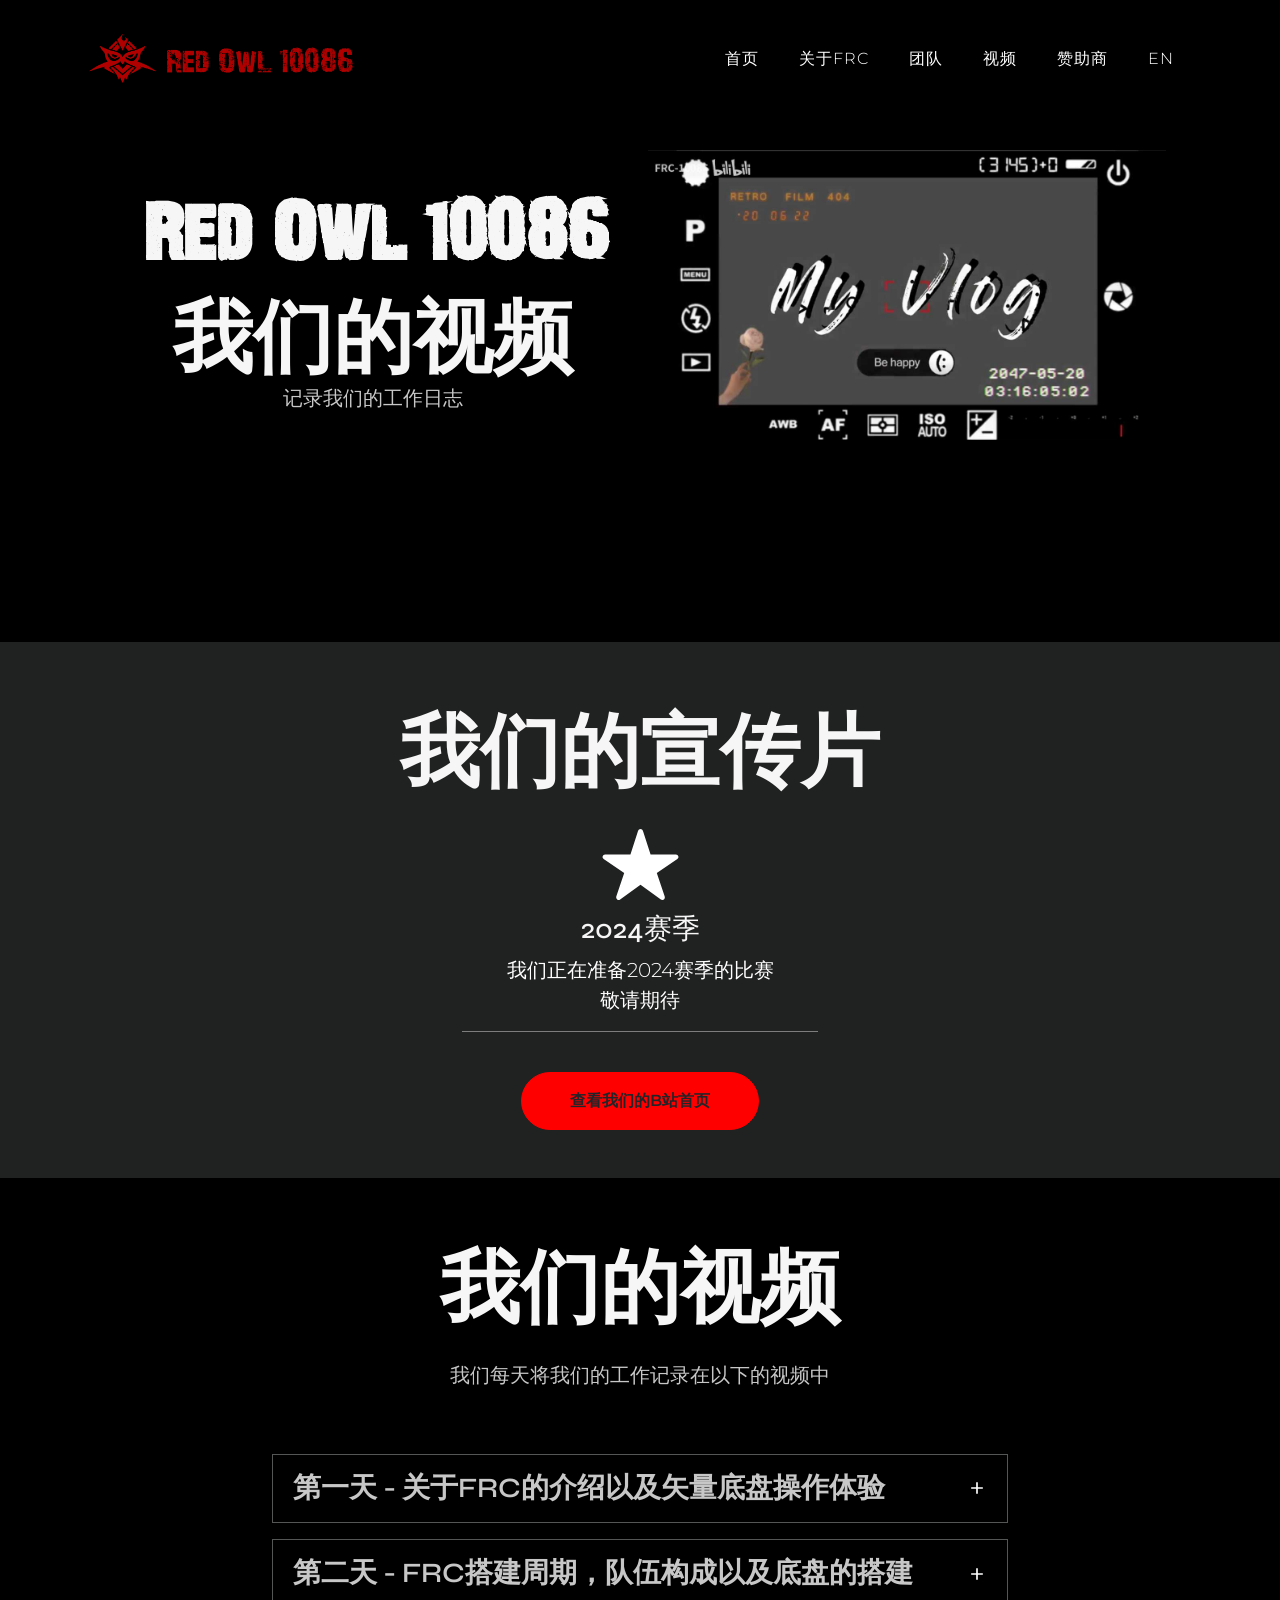
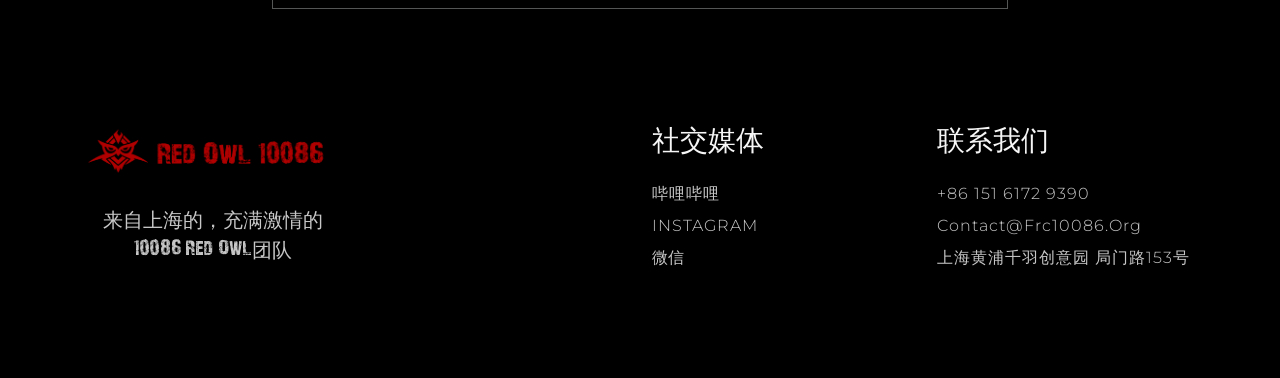
<file: vlogCN.html>
<!--workshop pic-->
<!-- trailer-->
 <!-- day4-10 -->

<!doctype html>
<html lang="en">
  <head>
    <title>Red Owl 10086 - 视频</title>
    <meta charset="utf-8" />
    <meta name="viewport" content="width=device-width, initial-scale=1, shrink-to-fit=no" /> 
    
    <link href="https://cdn.bootcdn.net/ajax/libs/twitter-bootstrap/5.3.2/css/bootstrap.min.css" rel="stylesheet" integrity="sha384-T3c6CoIi6uLrA9TneNEoa7RxnatzjcDSCmG1MXxSR1GAsXEV/Dwwykc2MPK8M2HN" crossorigin="anonymous"/>     
    <link rel="stylesheet" href="https://cdn.bootcdn.net/ajax/libs/Swiper/9.4.1/swiper-bundle.min.css" /> <!--cdncss link-->
    <link rel="preconnect" href="https://fonts.googleapis.com">
    <link rel="preconnect" href="https://fonts.gstatic.com" crossorigin>
    <link href="https://fonts.googleapis.com/css2?family=Montserrat:ital,wght@0,100..900;1,100..900&family=Syne:wght@400..800&display=swap" rel="stylesheet">         
    <link rel="stylesheet" href="style.css"/>
    <link rel="icon" href="images/Logo.ico" type="image/x-icon">
  </head>

  <body class="bg-black" data-bs-spy="scroll" data-bs-target="#navbar" data-bs-root-margin="0px 0px -40%" data-bs-smooth-scroll="true" tabindex="0">
    <svg xmlns="http://www.w3.org/2000/svg" style="display: none;">
      <symbol xmlns="http://www.w3.org/2000/svg" id="play" viewBox="0 0 32 32"><path fill="currentColor" d="M9 5.156v21.688l1.531-1L25.844 16L10.53 6.156zm2 3.657L22.156 16L11 23.188z"/></symbol>
      <symbol xmlns="http://www.w3.org/2000/svg" id="bicycling-round-outline" viewBox="0 0 24 24">
        <path fill="currentColor" fill-rule="evenodd" d="M14 2.75a1.25 1.25 0 1 0 0 2.5a1.25 1.25 0 0 0 0-2.5M11.25 4a2.75 2.75 0 1 1 5.5 0a2.75 2.75 0 0 1-5.5 0m-.331 4.506a1.888 1.888 0 1 0-1.93 3.207l3.09 1.349a2.64 2.64 0 0 1 1.37 3.46l-.76 1.773a.75.75 0 0 1-1.378-.59l.76-1.775a1.14 1.14 0 0 0-.592-1.494l-3.09-1.348a3.388 3.388 0 1 1 3.464-5.756l2.159 1.719a.915.915 0 0 0 .57.199H18.5a.75.75 0 0 1 0 1.5h-3.918a2.417 2.417 0 0 1-1.505-.526zM6 15.75a2.25 2.25 0 1 0 0 4.5a2.25 2.25 0 0 0 0-4.5M2.25 18a3.75 3.75 0 1 1 7.5 0a3.75 3.75 0 0 1-7.5 0M18 15.75a2.25 2.25 0 1 0 0 4.5a2.25 2.25 0 0 0 0-4.5M14.25 18a3.75 3.75 0 1 1 7.5 0a3.75 3.75 0 0 1-7.5 0" clip-rule="evenodd"/>
      </symbol>
      <symbol xmlns="http://www.w3.org/2000/svg" id="facebook" viewBox="0 0 24 24">
        <path fill="currentColor"
          d="M9.198 21.5h4v-8.01h3.604l.396-3.98h-4V7.5a1 1 0 0 1 1-1h3v-4h-3a5 5 0 0 0-5 5v2.01h-2l-.396 3.98h2.396v8.01Z" />
      </symbol>
      <symbol xmlns="http://www.w3.org/2000/svg" id="youtube" viewBox="0 0 32 32">
        <path fill="currentColor"
          d="M29.41 9.26a3.5 3.5 0 0 0-2.47-2.47C24.76 6.2 16 6.2 16 6.2s-8.76 0-10.94.59a3.5 3.5 0 0 0-2.47 2.47A36.13 36.13 0 0 0 2 16a36.13 36.13 0 0 0 .59 6.74a3.5 3.5 0 0 0 2.47 2.47c2.18.59 10.94.59 10.94.59s8.76 0 10.94-.59a3.5 3.5 0 0 0 2.47-2.47A36.13 36.13 0 0 0 30 16a36.13 36.13 0 0 0-.59-6.74ZM13.2 20.2v-8.4l7.27 4.2Z" />
      </symbol>
      <symbol xmlns="http://www.w3.org/2000/svg" id="twitter" viewBox="0 0 256 256">
        <path fill="currentColor"
          d="m245.66 77.66l-29.9 29.9C209.72 177.58 150.67 232 80 232c-14.52 0-26.49-2.3-35.58-6.84c-7.33-3.67-10.33-7.6-11.08-8.72a8 8 0 0 1 3.85-11.93c.26-.1 24.24-9.31 39.47-26.84a110.93 110.93 0 0 1-21.88-24.2c-12.4-18.41-26.28-50.39-22-98.18a8 8 0 0 1 13.65-4.92c.35.35 33.28 33.1 73.54 43.72V88a47.87 47.87 0 0 1 14.36-34.3A46.87 46.87 0 0 1 168.1 40a48.66 48.66 0 0 1 41.47 24H240a8 8 0 0 1 5.66 13.66Z" />
      </symbol>
      <symbol xmlns="http://www.w3.org/2000/svg" id="instagram" viewBox="0 0 256 256">
        <path fill="currentColor"
          d="M128 80a48 48 0 1 0 48 48a48.05 48.05 0 0 0-48-48Zm0 80a32 32 0 1 1 32-32a32 32 0 0 1-32 32Zm48-136H80a56.06 56.06 0 0 0-56 56v96a56.06 56.06 0 0 0 56 56h96a56.06 56.06 0 0 0 56-56V80a56.06 56.06 0 0 0-56-56Zm40 152a40 40 0 0 1-40 40H80a40 40 0 0 1-40-40V80a40 40 0 0 1 40-40h96a40 40 0 0 1 40 40ZM192 76a12 12 0 1 1-12-12a12 12 0 0 1 12 12Z" />
      </symbol>
      <symbol xmlns="http://www.w3.org/2000/svg" id="linkedin" viewBox="0 0 24 24">
        <path fill="currentColor"
          d="M6.94 5a2 2 0 1 1-4-.002a2 2 0 0 1 4 .002zM7 8.48H3V21h4V8.48zm6.32 0H9.34V21h3.94v-6.57c0-3.66 4.77-4 4.77 0V21H22v-7.93c0-6.17-7.06-5.94-8.72-2.91l.04-1.68z" />
      </symbol>
      <symbol xmlns="http://www.w3.org/2000/svg" id="bolt-outline" viewBox="0 0 24 24">
        <path fill="currentColor" fill-rule="evenodd" d="M20.528 10.374c-.37-.642-1.05-.853-1.699-.944c-.653-.091-1.528-.091-2.586-.091h-.06c-.63 0-1.043-.007-1.343-.048c-.271-.038-.357-.094-.394-.127c-.027-.028-.075-.093-.108-.33c-.039-.28-.04-.663-.04-1.277v-.374c0-1.588 0-2.86-.123-3.766c-.114-.851-.387-1.807-1.331-2.097c-.928-.284-1.706.326-2.31.954c-.645.67-1.41 1.705-2.368 3.001L5.029 9.52c-.61.825-1.12 1.514-1.422 2.083c-.304.57-.525 1.248-.188 1.924v.002l.004.008l.004.007l.004.008l.005.008l.004.008l.004.008l.005.008l.004.007l.001.002c.368.637 1.044.86 1.699.96c.674.102 1.574.109 2.665.109c.637 0 1.042.001 1.34.04c.264.033.343.085.376.114c.03.032.083.105.12.35c.042.281.049.67.049 1.277v.375c0 1.587 0 2.86.122 3.766c.115.85.387 1.807 1.331 2.096c.928.284 1.706-.325 2.31-.954c.645-.67 1.41-1.704 2.368-3.001l3.1-4.193c.63-.854 1.15-1.567 1.455-2.16c.3-.58.509-1.262.175-1.932l-.002-.002l-.003-.008l-.004-.008l-.004-.007l-.004-.009l-.005-.008l-.004-.007l-.005-.008l-.004-.007zm-8.913-7.06c-.569.59-1.276 1.545-2.28 2.903L6.273 10.36c-.658.89-1.098 1.489-1.342 1.948c-.12.223-.164.364-.177.45c-.008.053-.003.076.003.092c.025.035.13.144.622.22c.538.082 1.311.092 2.439.092h.046c.577 0 1.08 0 1.484.051c.433.056.864.181 1.22.516l.006.006l.006.005c.35.344.492.77.557 1.203c.062.414.066.923.066 1.5v.31c0 1.667.001 2.836.108 3.63c.054.396.125.628.194.757c.051.097.081.104.09.106h.002c.01.004.048.017.161-.04c.142-.072.345-.226.628-.52c.568-.59 1.276-1.545 2.28-2.903l3.061-4.143c.654-.885 1.09-1.492 1.33-1.956c.204-.397.181-.531.168-.567c-.023-.033-.123-.134-.603-.202c-.537-.075-1.306-.076-2.44-.076c-.602 0-1.125-.004-1.548-.063c-.437-.06-.869-.192-1.222-.524l-.006-.006l-.005-.005c-.353-.347-.49-.772-.549-1.202c-.055-.394-.054-.883-.054-1.434v-.358c0-1.667-.002-2.836-.11-3.63c-.052-.395-.124-.627-.193-.757c-.051-.097-.08-.103-.089-.105h-.002l-.001-.001c-.01-.004-.047-.016-.161.04c-.142.072-.345.226-.628.52" clip-rule="evenodd"/>
      </symbol>
      <symbol xmlns="http://www.w3.org/2000/svg" id="bone-outline" viewBox="0 0 24 24">
        <path fill="currentColor" fill-rule="evenodd" d="M17.17 3.268a1.77 1.77 0 0 0-2.502 0c-.568.568-.858 1.59-.656 2.322c.09.325.152.715.117 1.109c-.035.397-.174.844-.53 1.2l-5.7 5.7c-.356.356-.803.495-1.2.53a3.178 3.178 0 0 1-1.11-.117c-.732-.202-1.753.088-2.32.656a1.769 1.769 0 1 0 2.5 2.502a.75.75 0 1 1 1.062 1.06a1.769 1.769 0 1 0 2.501 2.502c.568-.568.858-1.59.656-2.322a3.178 3.178 0 0 1-.117-1.109c.035-.397.174-.844.53-1.2l5.7-5.7c.356-.356.803-.495 1.2-.53a3.18 3.18 0 0 1 1.11.117c.732.202 1.753-.088 2.32-.656a1.77 1.77 0 0 0-2.5-2.501a.75.75 0 0 1-1.062-1.061a1.769 1.769 0 0 0 0-2.502m2.003 1.559a3.27 3.27 0 0 0-5.566-2.62c-.919.92-1.398 2.489-1.04 3.783c.058.21.083.414.068.577c-.014.16-.06.234-.097.272l-5.7 5.7c-.037.037-.111.082-.271.096a1.693 1.693 0 0 1-.577-.068c-1.294-.358-2.864.121-3.783 1.04a3.27 3.27 0 0 0 2.62 5.566a3.269 3.269 0 0 0 5.566 2.62c.919-.92 1.398-2.489 1.04-3.783a1.694 1.694 0 0 1-.068-.577c.014-.16.06-.234.097-.272l5.7-5.7c.037-.037.111-.082.271-.096c.163-.015.366.01.577.068c1.294.358 2.864-.121 3.782-1.04a3.269 3.269 0 0 0-2.619-5.566" clip-rule="evenodd"/>
      </symbol>
      <symbol xmlns="http://www.w3.org/2000/svg" id="bottle-outline" viewBox="0 0 24 24">
        <path fill="currentColor" fill-rule="evenodd" d="m16.877 2.598l-.025.046l-.076.138l.866.522l.078-.142l.024-.042l-.041-.025l-.781-.47zm1.054.64h-.001zm-.726 1.554l-1.472-.887l-2.665 1.31a4.434 4.434 0 0 0-2.26 2.472l.059-.03a3.454 3.454 0 0 1 3.703.393c.517.414 1.21.537 1.839.328l1.055-.352l-.01-.133zm1.757 3.998a.746.746 0 0 0 .014-.423c0-.131-.004-.263-.012-.394l-.015-.193l-.262-3.267l.355-.642a4.2 4.2 0 0 0 .166-.317c.053-.116.111-.274.12-.467a1.25 1.25 0 0 0-.195-.73a1.258 1.258 0 0 0-.337-.344a4.243 4.243 0 0 0-.303-.192l-.016-.01l-.799-.482a5.377 5.377 0 0 0-.33-.188a1.26 1.26 0 0 0-.489-.139a1.25 1.25 0 0 0-.763.205a1.26 1.26 0 0 0-.354.364c-.065.098-.131.218-.192.328l-.323.583l-2.827 1.39l-.168.083C10.606 4.79 9.46 6.36 9.116 8.188c-.01.05-.019.103-.034.19l-.001.007l-.03.174a7.243 7.243 0 0 1-2.095 3.926l-.804.791c-.504.496-.91.895-1.214 1.24c-.31.35-.56.693-.71 1.087a3.486 3.486 0 0 0 .363 3.18c.236.35.558.626.939.894c.373.263.859.555 1.46.918l.713.43c.601.361 1.087.654 1.492.86c.412.21.806.366 1.225.405a3.233 3.233 0 0 0 2.88-1.284c.254-.334.413-.731.548-1.183c.133-.445.261-1.011.42-1.715l.255-1.122l.039-.17a7.198 7.198 0 0 1 2.297-3.799l.006-.005l.141-.125a6.094 6.094 0 0 0 1.956-4.097m-1.666.873l-.413.138a3.454 3.454 0 0 1-3.25-.58a1.954 1.954 0 0 0-2.095-.222l-1.186.593a8.707 8.707 0 0 1-2.21 3.83l-.13.13l-.789.774c-.528.52-.897.883-1.161 1.182c-.263.298-.377.482-.433.63c-.228.6-.15 1.28.205 1.807c.087.128.237.28.559.505c.324.229.764.494 1.395.874l.665.4c.631.381 1.071.645 1.422.824c.35.178.546.236.685.249c.586.055 1.168-.2 1.544-.696c.094-.123.19-.319.307-.708c.116-.39.234-.906.4-1.643l.25-1.1l.042-.182a8.697 8.697 0 0 1 2.624-4.452l.137-.121l.004-.004l.128-.113a4.538 4.538 0 0 0 1.3-2.115" clip-rule="evenodd"/>
      </symbol>
      <symbol xmlns="http://www.w3.org/2000/svg" id="cup-paper-outline" viewBox="0 0 24 24">
        <path fill="currentColor" fill-rule="evenodd" d="M9.147 1.25h5.707c.886 0 1.607 0 2.194.06c.612.061 1.146.192 1.64.495c.155.096.304.203.444.32c.444.373.737.838.99 1.399c.241.538.47 1.222.75 2.062l.012.037l.05.148c.147.443.279.837.347 1.165c.071.347.102.747-.083 1.143c-.093.2-.223.38-.382.53c-.317.301-.707.4-1.058.44c-.18.022-.385.032-.61.037l-1.412 9.649c-.114.776-.209 1.427-.352 1.941c-.15.545-.378 1.028-.814 1.405c-.436.377-.947.532-1.508.602c-.53.067-1.188.067-1.972.067h-2.18c-.784 0-1.442 0-1.972-.067c-.561-.07-1.072-.226-1.508-.602c-.436-.377-.663-.86-.814-1.405c-.143-.514-.238-1.165-.352-1.941l-1.413-9.65a6.346 6.346 0 0 1-.609-.035c-.351-.042-.74-.14-1.058-.44a1.75 1.75 0 0 1-.382-.531c-.185-.396-.154-.796-.083-1.143c.068-.328.2-.722.348-1.165l.013-.04l.048-.145c.28-.84.509-1.524.751-2.062c.252-.561.546-1.026.99-1.398a3.57 3.57 0 0 1 .444-.32c.493-.304 1.027-.435 1.639-.497c.588-.059 1.309-.059 2.195-.059m-2.78 7.84l.317 2.16h10.632l.316-2.16zm10.73 3.66H6.903l.512 3.5h9.168zm-.733 5H7.636l.105.72c.123.836.205 1.392.32 1.805c.109.392.223.56.35.67c.127.11.31.2.715.25c.425.054.987.055 1.831.055h2.086c.844 0 1.407-.001 1.831-.055c.404-.05.588-.14.715-.25c.127-.11.241-.278.35-.67c.115-.413.198-.97.32-1.804zM7.103 2.802c-.488.049-.775.14-1.004.281a2.251 2.251 0 0 0-.267.193c-.207.173-.384.416-.585.863c-.208.461-.413 1.073-.708 1.959l-.036.107c-.166.496-.267.804-.315 1.034a.748.748 0 0 0-.023.213a.25.25 0 0 0 .046.064a.748.748 0 0 0 .209.044c.233.028.557.03 1.08.03h13c.523 0 .847-.002 1.08-.03a.749.749 0 0 0 .21-.044a.25.25 0 0 0 .045-.064a.749.749 0 0 0-.023-.213c-.048-.23-.15-.538-.315-1.034l-.035-.107c-.296-.886-.501-1.498-.709-1.959c-.2-.447-.378-.69-.585-.863a2.248 2.248 0 0 0-.267-.193c-.23-.14-.516-.232-1.004-.281c-.503-.051-1.148-.052-2.082-.052h-5.63c-.934 0-1.579 0-2.082.052" clip-rule="evenodd"/>
      </symbol>
      <symbol xmlns="http://www.w3.org/2000/svg" id="flame-outline" viewBox="0 0 24 24">
        <path fill="currentColor" fill-rule="evenodd" d="M9.26 3.099c.404-1.011 1.735-1.636 2.767-.85c1.72 1.31 3.877 3.237 5.613 5.44c1.72 2.183 3.11 4.746 3.11 7.311c0 2.293-.71 3.997-1.738 5.218c-1.019 1.209-2.313 1.901-3.43 2.25a1.153 1.153 0 0 1-1.355-.514c-.24-.403-.241-.94.06-1.371c.857-1.232 1.763-3.004 1.763-4.583c0-.784-.338-1.711-.883-2.663a14.333 14.333 0 0 0-1.403-1.99c-.101 1.402-.406 3.165-1.352 4.623a1.162 1.162 0 0 1-1.894.093c-.159-.201-.316-.422-.46-.624l-.025-.036c-.079-.11-.153-.215-.225-.313c-.686.683-1.325 1.5-1.325 2.41c0 .804.401 1.902.876 2.834c.257.503.15 1.061-.16 1.427c-.328.388-.926.588-1.493.26C5.762 20.895 3.25 18.49 3.25 15c0-.947.321-1.926.77-2.883c.453-.963 1.066-1.967 1.71-2.97c.223-.347.45-.694.675-1.04c1.105-1.693 2.2-3.371 2.855-5.008m1.638.318a.419.419 0 0 0-.245.238c-.716 1.79-1.913 3.622-3.018 5.313c-.22.336-.435.667-.643.99c-.64.995-1.207 1.929-1.614 2.796c-.41.874-.628 1.62-.628 2.246c0 2.294 1.407 4.076 2.883 5.178c-.355-.84-.65-1.811-.65-2.678c0-1.73 1.3-3.037 2.026-3.725c.47-.445 1.282-.485 1.756.099c.17.211.338.446.49.66l.018.025l.125.175c.67-1.274.856-2.828.903-4.108c.02-.526.346-.943.774-1.117a1.2 1.2 0 0 1 1.354.314l-.557.503l.556-.503c.667.737 1.435 1.712 2.04 2.768c.598 1.043 1.082 2.242 1.082 3.409c0 1.693-.768 3.41-1.544 4.689a5.697 5.697 0 0 0 1.858-1.437c.787-.934 1.386-2.29 1.386-4.252c0-2.057-1.137-4.287-2.789-6.383C14.826 6.54 12.77 4.7 11.118 3.442c-.054-.041-.125-.057-.22-.025" clip-rule="evenodd"/>
      </symbol>
      <symbol xmlns="http://www.w3.org/2000/svg" id="balloon-broken" viewBox="0 0 24 24">
        <g fill="none" stroke="currentColor" stroke-linecap="round" stroke-width="1.5">
          <path d="M8 16.607c1.15.86 2.518 1.38 4 1.393c4.142.034 7.594-3.92 7.56-8.196C19.527 5.53 16.142 2.034 12 2c-4.142-.034-7.473 3.404-7.44 7.68A8.88 8.88 0 0 0 5.244 13"/>
          <path d="M15.5 9a3.035 3.035 0 0 0-3-3M12 20.35c.321 0 .482 0 .593-.022c.654-.128 1.051-.772.858-1.39c-.033-.105-.109-.242-.261-.515M12 20.35c-.321 0-.482 0-.593-.022c-.654-.128-1.051-.772-.858-1.39c.033-.105.109-.242.261-.515M12 20.35v2.15"/>
        </g>
      </symbol>
      <symbol xmlns="http://www.w3.org/2000/svg" id="bag-heart-broken" viewBox="0 0 24 24">
        <g fill="none"><path fill="currentColor" d="m12 12.191l-.519.542a.75.75 0 0 0 1.038 0zm-.957 3.675l-.444.604zm1.914 0l-.444-.605zm-.957.462v.75zm-.514-1.067c-.417-.307-.878-.69-1.227-1.093c-.368-.426-.509-.757-.509-.971h-1.5c0 .77.441 1.45.875 1.952c.453.525 1.014.984 1.474 1.321zM9.75 13.197c0-.576.263-.827.492-.907c.25-.088.714-.06 1.24.443l1.037-1.083c-.825-.79-1.861-1.096-2.773-.776c-.934.327-1.496 1.226-1.496 2.323zm3.65 3.273c.46-.337 1.022-.796 1.475-1.32c.434-.502.875-1.183.875-1.953h-1.5c0 .214-.141.545-.51.971c-.348.403-.809.786-1.226 1.093zm2.35-3.273c0-1.097-.562-1.996-1.496-2.323c-.912-.32-1.948-.014-2.773.776l1.038 1.083c.525-.503.989-.531 1.24-.443c.228.08.491.33.491.907zM10.6 16.47c.368.27.782.608 1.4.608v-1.5c-.024 0-.04 0-.094-.03a4 4 0 0 1-.42-.287zm1.914-1.21a4 4 0 0 1-.42.289c-.054.029-.07.029-.094.029v1.5c.618 0 1.032-.337 1.4-.608z"/>
          <path stroke="currentColor" stroke-linecap="round" stroke-width="1.5" d="M9 6V5a3 3 0 1 1 6 0v1m5.224 6.526c-.586-3.121-.878-4.682-1.99-5.604C17.125 6 15.537 6 12.36 6h-.72c-3.176 0-4.764 0-5.875.922c-1.11.922-1.403 2.483-1.989 5.604c-.823 4.389-1.234 6.583-.034 8.029C4.942 22 7.174 22 11.639 22h.722c4.465 0 6.698 0 7.897-1.445c.696-.84.85-1.93.696-3.555"/>
        </g>
      </symbol>
      <symbol xmlns="http://www.w3.org/2000/svg" id="adhesive-plaster-broken" viewBox="0 0 24 24">
        <g fill="none">
          <path stroke="currentColor" stroke-linecap="round" stroke-width="1.5" d="M13.5 7.642L9.071 3.213a4.142 4.142 0 0 0-5.858 5.858L14.93 20.787a4.142 4.142 0 0 0 5.858-5.858l-4.358-4.358"/><path stroke="currentColor" stroke-linecap="round" stroke-width="1.5" d="m12 17.858l-2.929 2.929A4.142 4.142 0 0 1 2.596 20m3.546-8l-2.929 2.929c-.322.322-.58.685-.774 1.071M12 6.142l2.929-2.929a4.142 4.142 0 1 1 5.858 5.858L17.857 12"/><path fill="#3FC3D7" d="M15.841 12.871a.788.788 0 1 1-1.114 1.114a.788.788 0 0 1 1.114-1.114m-3.712-3.712a.787.787 0 1 0-1.114 1.114a.787.787 0 0 0 1.114-1.114m4.641 6.497a.787.787 0 1 1-1.114 1.114a.787.787 0 0 1 1.114-1.114M9.345 8.23A.788.788 0 1 0 8.23 9.346A.788.788 0 0 0 9.345 8.23m3.712 3.713a.787.787 0 1 1-1.113 1.114a.787.787 0 0 1 1.113-1.114m.928 2.785a.788.788 0 1 1-1.114 1.113a.788.788 0 0 1 1.114-1.113m-3.712-3.713a.787.787 0 1 0-1.114 1.114a.787.787 0 0 0 1.114-1.114"/>
        </g>
      </symbol>
      <symbol xmlns="http://www.w3.org/2000/svg" id="star" viewBox="0 0 512 512">
        <path fill="currentColor" d="M394 480a16 16 0 0 1-9.39-3L256 383.76L127.39 477a16 16 0 0 1-24.55-18.08L153 310.35L23 221.2a16 16 0 0 1 9-29.2h160.38l48.4-148.95a16 16 0 0 1 30.44 0l48.4 149H480a16 16 0 0 1 9.05 29.2L359 310.35l50.13 148.53A16 16 0 0 1 394 480"/>
      </symbol>
      <symbol xmlns="http://www.w3.org/2000/svg" id="play" width="4em" height="4em" viewBox="0 0 32 32">
        <path fill="currentColor" d="M9 5.156v21.688l1.531-1L25.844 16L10.53 6.156zm2 3.657L22.156 16L11 23.188z"/>
      </symbol>
      <symbol id="facebook" viewBox="0 0 20 20">
        <path fill="white" d="M10 .4C4.698.4.4 4.698.4 10s4.298 9.6 9.6 9.6s9.6-4.298 9.6-9.6S15.302.4 10 .4m2.274 6.634h-1.443c-.171 0-.361.225-.361.524V8.6h1.805l-.273 1.486H10.47v4.461H8.767v-4.461H7.222V8.6h1.545v-.874c0-1.254.87-2.273 2.064-2.273h1.443z"/>
      </symbol>
      <symbol id="linkedin" viewBox="0 0 20 20">
        <path fill="white" d="M10 .4C4.698.4.4 4.698.4 10s4.298 9.6 9.6 9.6s9.6-4.298 9.6-9.6S15.302.4 10 .4M7.65 13.979H5.706V7.723H7.65zm-.984-7.024c-.614 0-1.011-.435-1.011-.973c0-.549.409-.971 1.036-.971s1.011.422 1.023.971c0 .538-.396.973-1.048.973m8.084 7.024h-1.944v-3.467c0-.807-.282-1.355-.985-1.355c-.537 0-.856.371-.997.728c-.052.127-.065.307-.065.486v3.607H8.814v-4.26c0-.781-.025-1.434-.051-1.996h1.689l.089.869h.039c.256-.408.883-1.01 1.932-1.01c1.279 0 2.238.857 2.238 2.699z"/>
      </symbol>
      <symbol id="youtube" viewBox="0 0 20 20">
        <path fill="white" d="M11.603 9.833L9.357 8.785C9.161 8.694 9 8.796 9 9.013v1.974c0 .217.161.319.357.228l2.245-1.048c.197-.092.197-.242.001-.334M10 .4C4.698.4.4 4.698.4 10s4.298 9.6 9.6 9.6s9.6-4.298 9.6-9.6S15.302.4 10 .4m0 13.5c-4.914 0-5-.443-5-3.9s.086-3.9 5-3.9s5 .443 5 3.9s-.086 3.9-5 3.9"/>
      </symbol>
      <symbol id="twitter" viewBox="0 0 20 20">
        <path fill="white" d="M10 .4C4.698.4.4 4.698.4 10s4.298 9.6 9.6 9.6s9.6-4.298 9.6-9.6S15.302.4 10 .4m3.905 7.864c.004.082.005.164.005.244c0 2.5-1.901 5.381-5.379 5.381a5.335 5.335 0 0 1-2.898-.85c.147.018.298.025.451.025c.886 0 1.701-.301 2.348-.809a1.895 1.895 0 0 1-1.766-1.312a1.9 1.9 0 0 0 .853-.033a1.892 1.892 0 0 1-1.517-1.854v-.023c.255.141.547.227.857.237a1.89 1.89 0 0 1-.585-2.526a5.376 5.376 0 0 0 3.897 1.977a1.891 1.891 0 0 1 3.222-1.725a3.797 3.797 0 0 0 1.2-.459a1.9 1.9 0 0 1-.831 1.047a3.799 3.799 0 0 0 1.086-.299a3.834 3.834 0 0 1-.943.979"/>
      </symbol>
      <symbol id="instagram" viewBox="0 0 20 20">
        <path fill="white" d="M13 10a3 3 0 1 1-6 0c0-.171.018-.338.049-.5H6v3.997c0 .278.225.503.503.503h6.995a.503.503 0 0 0 .502-.503V9.5h-1.049c.031.162.049.329.049.5m-3 2a2 2 0 1 0-.001-4.001A2 2 0 0 0 10 12m2.4-4.1h1.199a.301.301 0 0 0 .301-.3V6.401a.301.301 0 0 0-.301-.301H12.4a.301.301 0 0 0-.301.301V7.6c.001.165.136.3.301.3M10 .4A9.6 9.6 0 0 0 .4 10a9.6 9.6 0 0 0 9.6 9.6a9.6 9.6 0 0 0 9.6-9.6A9.6 9.6 0 0 0 10 .4m5 13.489C15 14.5 14.5 15 13.889 15H6.111C5.5 15 5 14.5 5 13.889V6.111C5 5.5 5.5 5 6.111 5h7.778C14.5 5 15 5.5 15 6.111z"/>
      </symbol>
    </svg>
    
    <!-- navigational bar -->
    <header id="top" class="position-sticky top-0 start-0">     
      <nav class="navbar navbar-expand-lg fixed-top bg-black py-4">
        <div class="container">
          <a class="navbar-brand" href="#home">
            <!--Here is the logo modification page-->
            <img src="images/Logo.png" height = "60">
          </a>
          <button class="navbar-toggler" type="button" data-bs-toggle="offcanvas" data-bs-target="#offcanvasNavbar" aria-controls="offcanvasNavbar">
            <span class="navbar-toggler-icon"></span>
          </button>
          <div class="offcanvas offcanvas-end" tabindex="-1" id="offcanvasNavbar" aria-labelledby="offcanvasNavbarLabel">
            <div class="offcanvas-header bg-black">
              <button type="button" class="btn-close btn-close-white" data-bs-dismiss="offcanvas" aria-label="Close"></button>
            </div>
            <div class="offcanvas-body bg-black">
              <ul class="navbar-nav justify-content-end flex-grow-1 gap-4 pe-3">
                <li class="nav-item">
                  <a class="nav-link text-uppercase" aria-current="page" href="index.html">首页</a>
                </li>
                <li class="nav-item">
                  <a class="nav-link text-uppercase" aria-current="page" href="frcCN.html">关于FRC</a>
                </li>
                <li class="nav-item">
                  <a class="nav-link text-uppercase" aria-current="page" href="teamCN.html">团队</a>
                </li>
                <!--<li class="nav-item">
                  <a class="nav-link text-uppercase" aria-current="page" href="achieveEN.html">Achievements</a>
                </li>-->
                <li class="nav-item">
                  <a class="nav-link active text-uppercase" aria-current="page" href="vlogCN.html">视频</a>
                </li>
                <li class="nav-item active">
                  <a class="nav-link text-uppercase" href="sponsorCN.html">赞助商</a>
                </li>
                <li class="nav-item">
                  <a class="nav-link text-uppercase" aria-current="page" href="vlogEN.html">EN</a>
                </li>
              </ul>              
            </div>
          </div>
        </div>
      </nav>
    </header>

    <section id="home" class="section-padding pt-5">
      <div class="container">
        <div class="row g-3 flex-row-reverse align-items-center">
          <div class="col-md-6">
            <CENTER><img src="images/video.png" width="100%" alt="banner"></CENTER>
          </div>
          <div class="col-md-6 text-center" style = "font-family:DaysLater;">
            <h1 class="display-1 fw-bold" style = "font-family:DaysLater;">
              Red Owl 10086<br>我们的视频
            </h1>
            <a>记录我们的工作日志</a><br>
            
          </div>
        </div>
      </div>     
    </section>

 <section id="about" class="bg-secondary py-5">
      <CENTER><h1 class="display-1 fw-bold" style = "font-family:DaysLater;">我们的宣传片</h1></CENTER><br>
      <div class="">
        <CENTER>
            <!--
            <iframe width="70%" height="95%" src="https://player.bilibili.com/player.html?aid=663556073&bvid=BV1ua4y1U7YK&cid=1336992628&p=1&autoplay=0" title="YouTube video player" frameborder="0" allow="accelerometer; clipboard-write; encrypted-media; 
            gyroscope; picture-in-picture; web-share" allowfullscreen> </iframe></CENTER></div>-->
            <div id="comingsoon-placeholder"></div>
      <CENTER><a href="https://space.bilibili.com/3546714973669694?spm_id_from=333.337.0.0" class="btn btn-primary text-uppercase px-5 py-3 text-dark fw-semibold rounded-pill mt-4">查看我们的B站首页</a></CENTER>
    </section>

    <section id="faqs" class="section-padding pt-5">
      <div class="container">
        <div class="text-center pb-5">
          <h2 class="display-1 fw-bold" style = "font-family:DaysLater;">我们的视频</h2>
          <p><br>我们每天将我们的工作记录在以下的视频中</p>
        </div>
        <div class="row">
          <div class="col-md-8 offset-md-2">
            <div class="accordion">          
              <div class="accordion-item rounded-0 mb-3">
                <h3 class="accordion-header">
                  <button class="accordion-button text-capitalize fw-semibold collapsed" type="button" data-bs-toggle="collapse" data-bs-target="#collapseOne" aria-expanded="false" aria-controls="collapseOne">
                    第一天 - 关于FRC的介绍以及矢量底盘操作体验
                  </button>
                </h3>
                <div id="collapseOne" class="accordion-collapse collapse" data-bs-parent="#accordionExample" >
                  <div class="accordion-body">
                    <p>今天的讲座全面介绍了FIRST机器人竞赛（FRC），包括其时间线、规则及其所倡导的价值观。我们探讨了FRC社区中的各种奖项和表彰，
                      强调了高尚专业精神的重要性。讨论还突出了通过参加FRC所培养的技能及成功所需的基本技能。涵盖了励志信息和安全实践，
                      并提供了团队管理和技术指导的有用资源。最后，我们深入研究了FRC机器人的设计，重点是底盘和轮子类型以及驱动系统。
                      实践活动包括使用去年的机器人地盘去上手矢量底盘操作和为今年的设计建造四个万向轮。

                    </p>
                    <iframe width="100%" height="458" src="https://player.bilibili.com/player.html?aid=112714605134470&bvid=BV1eXhwePE8W&cid=500001602279259&p=1&autoplay=0" title="YouTube video player" frameborder="0" allow="accelerometer; clipboard-write; encrypted-media; 
                      gyroscope; picture-in-picture; web-share" allowfullscreen> </iframe>
                  </div>
                </div>
              </div>
              <div class="accordion-item rounded-0 mb-3">
                <h3 class="accordion-header">
                  <button class="accordion-button text-capitalize fw-semibold collapsed" type="button" data-bs-toggle="collapse" data-bs-target="#collapseTwo" aria-expanded="false" aria-controls="collapseTwo">
                   第二天 - FRC搭建周期，队伍构成以及底盘的搭建
                  </button>
                </h3>
                <div id="collapseTwo" class="accordion-collapse collapse" data-bs-parent="#accordionExample">
                  <div class="accordion-body">
                    <p>在今日早上的分享中，我们首先学习到一支FRC队伍在常规赛季中的搭建周期。在紧凑的6周时间内一支队伍需要完成分析赛季规则提出初始概念和原型，
                      机器人完整设计，搭建，程序，和迭代的步骤。这与我们之前参加过的赛事大有不同，由于紧凑的搭建周期，我们无法完成多次的迭代和测试，
                      跟为重要的是完成并实现赛季初提出的概念而并不是完全借鉴其他队伍高效的机器人设计。
                      <br><br>那在短短6周内完成一辆FRC的机器人需要队伍的高效管理和人员分配，主要分为两大类的工作：机器人相关部门和后勤部门。
                      机器人相关部门则涵盖了从硬件到软件所有的工作，例如设计，机械，电气，编程，操作手，通过每个部门的合作从而完成整个机器人。
                      相比于FTC的机器人，FRC的机器人更为复杂，工程量也更大，我们需要注意每个部分的细节处理，任何差错都会导致赛场上的事故。
                      又因为赛场上维修的时间非常紧张所以我们需要保证在家里把机器人达到近乎完美的状态。
                      <br><br>但当然一支FRC的队伍也不仅仅由这些技术部门组成，还有不可获取的后勤组。后勤组包含，商业/沟通，视听，外展，策略/侦查。
                      这些后勤组的队员看似和机器人无关但并不代表他们不重要，反而一个高效的后勤组能为团队带来很大的帮助。所以一支成熟的FRC队伍拥有将近40名队员，
                      每个人只需要发挥到自己的长处就可以了。
                      </p>
                    <iframe width="100%" height="458" src="https://player.bilibili.com/player.html?aid=112725694874308&bvid=BV1VQh1e9EbX&cid=500001604287270&p=1&autoplay=0" title="YouTube video player" frameborder="0" allow="accelerometer; clipboard-write; encrypted-media; 
                      gyroscope; picture-in-picture; web-share" allowfullscreen> </iframe>
                  </div>
                </div>
              </div>    
            </div>
          </div>
        </div>
        </div>
      </div>
    </section>

    <div id="footer-placeholder"></div>

    <!-- Video Popup -->
    <div class="modal fade" id="myModal" tabindex="-1" role="dialog" aria-labelledby="exampleModalLabel" aria-hidden="true">
      <div class="modal-dialog" role="document">

          <div class="modal-content">
            
              <div class="modal-body">
                  <button type="button" class="btn-close" data-bs-dismiss="modal" aria-label="Close"><svg class="bi" width="40" height="40"><use xlink:href="#close-sharp"></use></svg></button>
                  <div class="ratio ratio-16x9">
                    <iframe class="embed-responsive-item" src="" id="video"  allowscriptaccess="always" allow="autoplay"></iframe>
                  </div>
              </div>

          </div>

      </div>
    </div>
    
    <script src="js/jquery-1.11.0.min.js"></script>
    <script
      src="https://cdn.bootcdn.net/ajax/libs/popper.js/2.11.8/umd/popper.min.js"
      integrity="sha384-I7E8VVD/ismYTF4hNIPjVp/Zjvgyol6VFvRkX/vR+Vc4jQkC+hVqc2pM8ODewa9r"
      crossorigin="anonymous"
    ></script>
    <script
      src="https://cdn.bootcdn.net/ajax/libs/twitter-bootstrap/5.3.2/js/bootstrap.min.js"
      integrity="sha384-BBtl+eGJRgqQAUMxJ7pMwbEyER4l1g+O15P+16Ep7Q9Q+zqX6gSbd85u4mG4QzX+"
      crossorigin="anonymous"
    ></script>    
    <script src="https://cdn.bootcdn.net/ajax/libs/Swiper/11.0.5/swiper-bundle.min.js"></script>
    <script type="text/javascript" src="js/script.js"></script>
    <script>
      fetch('footer.html')
        .then(response => response.text())
        .then(text => document.getElementById('footer-placeholder').innerHTML = text);
    </script>
    <script>
      fetch('comingsoon.html')
        .then(response => response.text())
        .then(text => document.getElementById('comingsoon-placeholder').innerHTML = text);
    </script>
  </body>

</html>
</file>
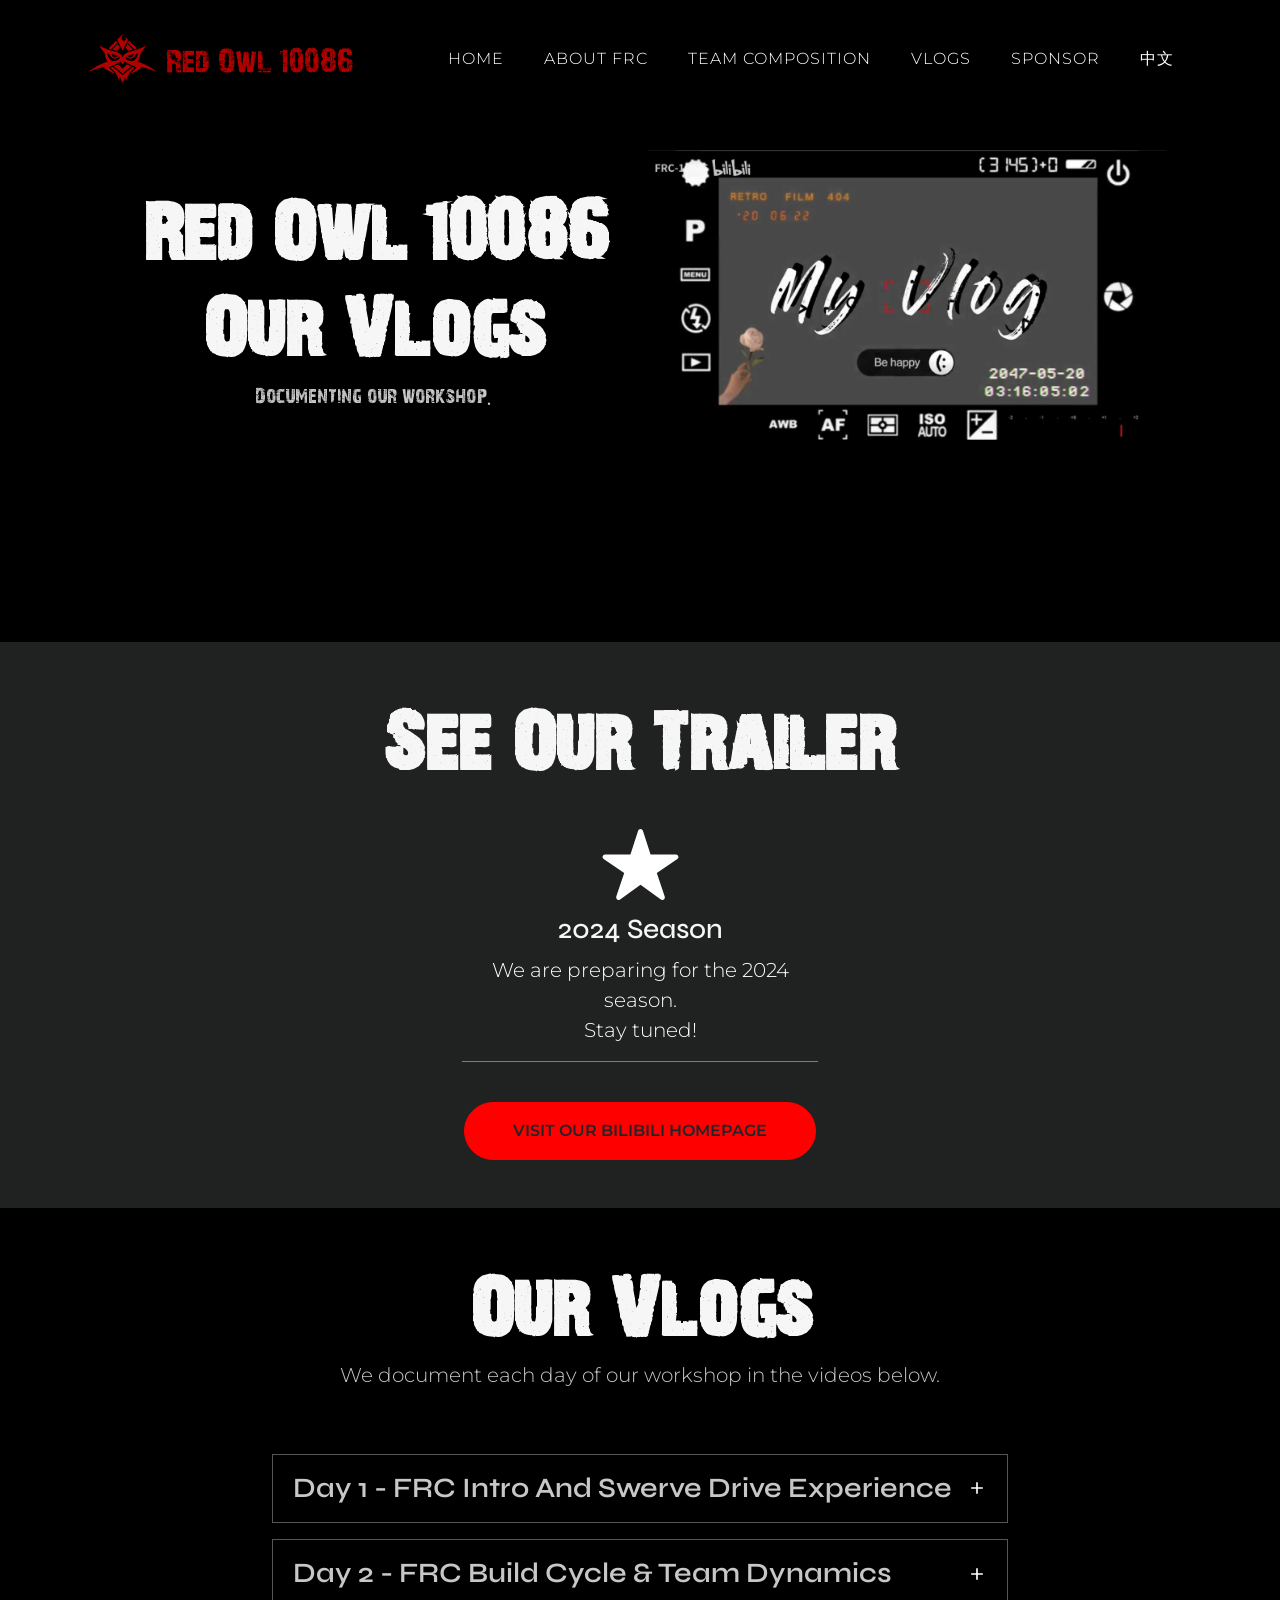
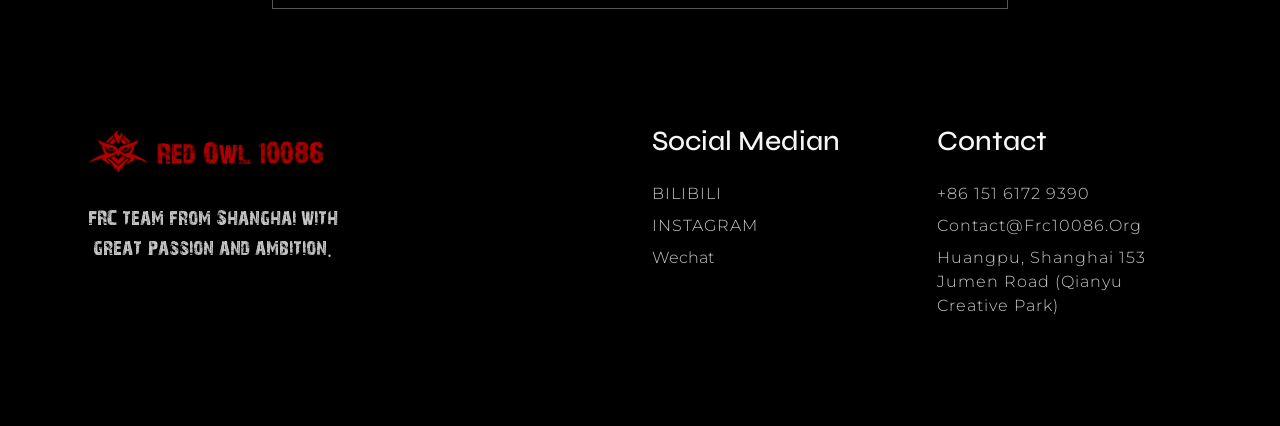
<file: vlogEN.html>
<!--workshop pic-->
<!-- trailer-->
 <!-- day4-10 -->

<!doctype html>
<html lang="en">
  <head>
    <title>Red Owl 10086 - Vlogs</title>
    <meta charset="utf-8" />
    <meta name="viewport" content="width=device-width, initial-scale=1, shrink-to-fit=no" /> 
    
    <link href="https://cdn.bootcdn.net/ajax/libs/twitter-bootstrap/5.3.2/css/bootstrap.min.css" rel="stylesheet" integrity="sha384-T3c6CoIi6uLrA9TneNEoa7RxnatzjcDSCmG1MXxSR1GAsXEV/Dwwykc2MPK8M2HN" crossorigin="anonymous"/>     
    <link rel="stylesheet" href="https://cdn.bootcdn.net/ajax/libs/Swiper/9.4.1/swiper-bundle.min.css" /> <!--cdncss link-->
    <link rel="preconnect" href="https://fonts.googleapis.com">
    <link rel="preconnect" href="https://fonts.gstatic.com" crossorigin>
    <link href="https://fonts.googleapis.com/css2?family=Montserrat:ital,wght@0,100..900;1,100..900&family=Syne:wght@400..800&display=swap" rel="stylesheet">         
    <link rel="stylesheet" href="style.css"/>
    <link rel="icon" href="images/Logo.ico" type="image/x-icon">
  </head>

  <body class="bg-black" data-bs-spy="scroll" data-bs-target="#navbar" data-bs-root-margin="0px 0px -40%" data-bs-smooth-scroll="true" tabindex="0">
    <svg xmlns="http://www.w3.org/2000/svg" style="display: none;">
      <symbol xmlns="http://www.w3.org/2000/svg" id="play" viewBox="0 0 32 32"><path fill="currentColor" d="M9 5.156v21.688l1.531-1L25.844 16L10.53 6.156zm2 3.657L22.156 16L11 23.188z"/></symbol>
      <symbol xmlns="http://www.w3.org/2000/svg" id="bicycling-round-outline" viewBox="0 0 24 24">
        <path fill="currentColor" fill-rule="evenodd" d="M14 2.75a1.25 1.25 0 1 0 0 2.5a1.25 1.25 0 0 0 0-2.5M11.25 4a2.75 2.75 0 1 1 5.5 0a2.75 2.75 0 0 1-5.5 0m-.331 4.506a1.888 1.888 0 1 0-1.93 3.207l3.09 1.349a2.64 2.64 0 0 1 1.37 3.46l-.76 1.773a.75.75 0 0 1-1.378-.59l.76-1.775a1.14 1.14 0 0 0-.592-1.494l-3.09-1.348a3.388 3.388 0 1 1 3.464-5.756l2.159 1.719a.915.915 0 0 0 .57.199H18.5a.75.75 0 0 1 0 1.5h-3.918a2.417 2.417 0 0 1-1.505-.526zM6 15.75a2.25 2.25 0 1 0 0 4.5a2.25 2.25 0 0 0 0-4.5M2.25 18a3.75 3.75 0 1 1 7.5 0a3.75 3.75 0 0 1-7.5 0M18 15.75a2.25 2.25 0 1 0 0 4.5a2.25 2.25 0 0 0 0-4.5M14.25 18a3.75 3.75 0 1 1 7.5 0a3.75 3.75 0 0 1-7.5 0" clip-rule="evenodd"/>
      </symbol>
      <symbol xmlns="http://www.w3.org/2000/svg" id="facebook" viewBox="0 0 24 24">
        <path fill="currentColor"
          d="M9.198 21.5h4v-8.01h3.604l.396-3.98h-4V7.5a1 1 0 0 1 1-1h3v-4h-3a5 5 0 0 0-5 5v2.01h-2l-.396 3.98h2.396v8.01Z" />
      </symbol>
      <symbol xmlns="http://www.w3.org/2000/svg" id="youtube" viewBox="0 0 32 32">
        <path fill="currentColor"
          d="M29.41 9.26a3.5 3.5 0 0 0-2.47-2.47C24.76 6.2 16 6.2 16 6.2s-8.76 0-10.94.59a3.5 3.5 0 0 0-2.47 2.47A36.13 36.13 0 0 0 2 16a36.13 36.13 0 0 0 .59 6.74a3.5 3.5 0 0 0 2.47 2.47c2.18.59 10.94.59 10.94.59s8.76 0 10.94-.59a3.5 3.5 0 0 0 2.47-2.47A36.13 36.13 0 0 0 30 16a36.13 36.13 0 0 0-.59-6.74ZM13.2 20.2v-8.4l7.27 4.2Z" />
      </symbol>
      <symbol xmlns="http://www.w3.org/2000/svg" id="twitter" viewBox="0 0 256 256">
        <path fill="currentColor"
          d="m245.66 77.66l-29.9 29.9C209.72 177.58 150.67 232 80 232c-14.52 0-26.49-2.3-35.58-6.84c-7.33-3.67-10.33-7.6-11.08-8.72a8 8 0 0 1 3.85-11.93c.26-.1 24.24-9.31 39.47-26.84a110.93 110.93 0 0 1-21.88-24.2c-12.4-18.41-26.28-50.39-22-98.18a8 8 0 0 1 13.65-4.92c.35.35 33.28 33.1 73.54 43.72V88a47.87 47.87 0 0 1 14.36-34.3A46.87 46.87 0 0 1 168.1 40a48.66 48.66 0 0 1 41.47 24H240a8 8 0 0 1 5.66 13.66Z" />
      </symbol>
      <symbol xmlns="http://www.w3.org/2000/svg" id="instagram" viewBox="0 0 256 256">
        <path fill="currentColor"
          d="M128 80a48 48 0 1 0 48 48a48.05 48.05 0 0 0-48-48Zm0 80a32 32 0 1 1 32-32a32 32 0 0 1-32 32Zm48-136H80a56.06 56.06 0 0 0-56 56v96a56.06 56.06 0 0 0 56 56h96a56.06 56.06 0 0 0 56-56V80a56.06 56.06 0 0 0-56-56Zm40 152a40 40 0 0 1-40 40H80a40 40 0 0 1-40-40V80a40 40 0 0 1 40-40h96a40 40 0 0 1 40 40ZM192 76a12 12 0 1 1-12-12a12 12 0 0 1 12 12Z" />
      </symbol>
      <symbol xmlns="http://www.w3.org/2000/svg" id="linkedin" viewBox="0 0 24 24">
        <path fill="currentColor"
          d="M6.94 5a2 2 0 1 1-4-.002a2 2 0 0 1 4 .002zM7 8.48H3V21h4V8.48zm6.32 0H9.34V21h3.94v-6.57c0-3.66 4.77-4 4.77 0V21H22v-7.93c0-6.17-7.06-5.94-8.72-2.91l.04-1.68z" />
      </symbol>
      <symbol xmlns="http://www.w3.org/2000/svg" id="bolt-outline" viewBox="0 0 24 24">
        <path fill="currentColor" fill-rule="evenodd" d="M20.528 10.374c-.37-.642-1.05-.853-1.699-.944c-.653-.091-1.528-.091-2.586-.091h-.06c-.63 0-1.043-.007-1.343-.048c-.271-.038-.357-.094-.394-.127c-.027-.028-.075-.093-.108-.33c-.039-.28-.04-.663-.04-1.277v-.374c0-1.588 0-2.86-.123-3.766c-.114-.851-.387-1.807-1.331-2.097c-.928-.284-1.706.326-2.31.954c-.645.67-1.41 1.705-2.368 3.001L5.029 9.52c-.61.825-1.12 1.514-1.422 2.083c-.304.57-.525 1.248-.188 1.924v.002l.004.008l.004.007l.004.008l.005.008l.004.008l.004.008l.005.008l.004.007l.001.002c.368.637 1.044.86 1.699.96c.674.102 1.574.109 2.665.109c.637 0 1.042.001 1.34.04c.264.033.343.085.376.114c.03.032.083.105.12.35c.042.281.049.67.049 1.277v.375c0 1.587 0 2.86.122 3.766c.115.85.387 1.807 1.331 2.096c.928.284 1.706-.325 2.31-.954c.645-.67 1.41-1.704 2.368-3.001l3.1-4.193c.63-.854 1.15-1.567 1.455-2.16c.3-.58.509-1.262.175-1.932l-.002-.002l-.003-.008l-.004-.008l-.004-.007l-.004-.009l-.005-.008l-.004-.007l-.005-.008l-.004-.007zm-8.913-7.06c-.569.59-1.276 1.545-2.28 2.903L6.273 10.36c-.658.89-1.098 1.489-1.342 1.948c-.12.223-.164.364-.177.45c-.008.053-.003.076.003.092c.025.035.13.144.622.22c.538.082 1.311.092 2.439.092h.046c.577 0 1.08 0 1.484.051c.433.056.864.181 1.22.516l.006.006l.006.005c.35.344.492.77.557 1.203c.062.414.066.923.066 1.5v.31c0 1.667.001 2.836.108 3.63c.054.396.125.628.194.757c.051.097.081.104.09.106h.002c.01.004.048.017.161-.04c.142-.072.345-.226.628-.52c.568-.59 1.276-1.545 2.28-2.903l3.061-4.143c.654-.885 1.09-1.492 1.33-1.956c.204-.397.181-.531.168-.567c-.023-.033-.123-.134-.603-.202c-.537-.075-1.306-.076-2.44-.076c-.602 0-1.125-.004-1.548-.063c-.437-.06-.869-.192-1.222-.524l-.006-.006l-.005-.005c-.353-.347-.49-.772-.549-1.202c-.055-.394-.054-.883-.054-1.434v-.358c0-1.667-.002-2.836-.11-3.63c-.052-.395-.124-.627-.193-.757c-.051-.097-.08-.103-.089-.105h-.002l-.001-.001c-.01-.004-.047-.016-.161.04c-.142.072-.345.226-.628.52" clip-rule="evenodd"/>
      </symbol>
      <symbol xmlns="http://www.w3.org/2000/svg" id="bone-outline" viewBox="0 0 24 24">
        <path fill="currentColor" fill-rule="evenodd" d="M17.17 3.268a1.77 1.77 0 0 0-2.502 0c-.568.568-.858 1.59-.656 2.322c.09.325.152.715.117 1.109c-.035.397-.174.844-.53 1.2l-5.7 5.7c-.356.356-.803.495-1.2.53a3.178 3.178 0 0 1-1.11-.117c-.732-.202-1.753.088-2.32.656a1.769 1.769 0 1 0 2.5 2.502a.75.75 0 1 1 1.062 1.06a1.769 1.769 0 1 0 2.501 2.502c.568-.568.858-1.59.656-2.322a3.178 3.178 0 0 1-.117-1.109c.035-.397.174-.844.53-1.2l5.7-5.7c.356-.356.803-.495 1.2-.53a3.18 3.18 0 0 1 1.11.117c.732.202 1.753-.088 2.32-.656a1.77 1.77 0 0 0-2.5-2.501a.75.75 0 0 1-1.062-1.061a1.769 1.769 0 0 0 0-2.502m2.003 1.559a3.27 3.27 0 0 0-5.566-2.62c-.919.92-1.398 2.489-1.04 3.783c.058.21.083.414.068.577c-.014.16-.06.234-.097.272l-5.7 5.7c-.037.037-.111.082-.271.096a1.693 1.693 0 0 1-.577-.068c-1.294-.358-2.864.121-3.783 1.04a3.27 3.27 0 0 0 2.62 5.566a3.269 3.269 0 0 0 5.566 2.62c.919-.92 1.398-2.489 1.04-3.783a1.694 1.694 0 0 1-.068-.577c.014-.16.06-.234.097-.272l5.7-5.7c.037-.037.111-.082.271-.096c.163-.015.366.01.577.068c1.294.358 2.864-.121 3.782-1.04a3.269 3.269 0 0 0-2.619-5.566" clip-rule="evenodd"/>
      </symbol>
      <symbol xmlns="http://www.w3.org/2000/svg" id="bottle-outline" viewBox="0 0 24 24">
        <path fill="currentColor" fill-rule="evenodd" d="m16.877 2.598l-.025.046l-.076.138l.866.522l.078-.142l.024-.042l-.041-.025l-.781-.47zm1.054.64h-.001zm-.726 1.554l-1.472-.887l-2.665 1.31a4.434 4.434 0 0 0-2.26 2.472l.059-.03a3.454 3.454 0 0 1 3.703.393c.517.414 1.21.537 1.839.328l1.055-.352l-.01-.133zm1.757 3.998a.746.746 0 0 0 .014-.423c0-.131-.004-.263-.012-.394l-.015-.193l-.262-3.267l.355-.642a4.2 4.2 0 0 0 .166-.317c.053-.116.111-.274.12-.467a1.25 1.25 0 0 0-.195-.73a1.258 1.258 0 0 0-.337-.344a4.243 4.243 0 0 0-.303-.192l-.016-.01l-.799-.482a5.377 5.377 0 0 0-.33-.188a1.26 1.26 0 0 0-.489-.139a1.25 1.25 0 0 0-.763.205a1.26 1.26 0 0 0-.354.364c-.065.098-.131.218-.192.328l-.323.583l-2.827 1.39l-.168.083C10.606 4.79 9.46 6.36 9.116 8.188c-.01.05-.019.103-.034.19l-.001.007l-.03.174a7.243 7.243 0 0 1-2.095 3.926l-.804.791c-.504.496-.91.895-1.214 1.24c-.31.35-.56.693-.71 1.087a3.486 3.486 0 0 0 .363 3.18c.236.35.558.626.939.894c.373.263.859.555 1.46.918l.713.43c.601.361 1.087.654 1.492.86c.412.21.806.366 1.225.405a3.233 3.233 0 0 0 2.88-1.284c.254-.334.413-.731.548-1.183c.133-.445.261-1.011.42-1.715l.255-1.122l.039-.17a7.198 7.198 0 0 1 2.297-3.799l.006-.005l.141-.125a6.094 6.094 0 0 0 1.956-4.097m-1.666.873l-.413.138a3.454 3.454 0 0 1-3.25-.58a1.954 1.954 0 0 0-2.095-.222l-1.186.593a8.707 8.707 0 0 1-2.21 3.83l-.13.13l-.789.774c-.528.52-.897.883-1.161 1.182c-.263.298-.377.482-.433.63c-.228.6-.15 1.28.205 1.807c.087.128.237.28.559.505c.324.229.764.494 1.395.874l.665.4c.631.381 1.071.645 1.422.824c.35.178.546.236.685.249c.586.055 1.168-.2 1.544-.696c.094-.123.19-.319.307-.708c.116-.39.234-.906.4-1.643l.25-1.1l.042-.182a8.697 8.697 0 0 1 2.624-4.452l.137-.121l.004-.004l.128-.113a4.538 4.538 0 0 0 1.3-2.115" clip-rule="evenodd"/>
      </symbol>
      <symbol xmlns="http://www.w3.org/2000/svg" id="cup-paper-outline" viewBox="0 0 24 24">
        <path fill="currentColor" fill-rule="evenodd" d="M9.147 1.25h5.707c.886 0 1.607 0 2.194.06c.612.061 1.146.192 1.64.495c.155.096.304.203.444.32c.444.373.737.838.99 1.399c.241.538.47 1.222.75 2.062l.012.037l.05.148c.147.443.279.837.347 1.165c.071.347.102.747-.083 1.143c-.093.2-.223.38-.382.53c-.317.301-.707.4-1.058.44c-.18.022-.385.032-.61.037l-1.412 9.649c-.114.776-.209 1.427-.352 1.941c-.15.545-.378 1.028-.814 1.405c-.436.377-.947.532-1.508.602c-.53.067-1.188.067-1.972.067h-2.18c-.784 0-1.442 0-1.972-.067c-.561-.07-1.072-.226-1.508-.602c-.436-.377-.663-.86-.814-1.405c-.143-.514-.238-1.165-.352-1.941l-1.413-9.65a6.346 6.346 0 0 1-.609-.035c-.351-.042-.74-.14-1.058-.44a1.75 1.75 0 0 1-.382-.531c-.185-.396-.154-.796-.083-1.143c.068-.328.2-.722.348-1.165l.013-.04l.048-.145c.28-.84.509-1.524.751-2.062c.252-.561.546-1.026.99-1.398a3.57 3.57 0 0 1 .444-.32c.493-.304 1.027-.435 1.639-.497c.588-.059 1.309-.059 2.195-.059m-2.78 7.84l.317 2.16h10.632l.316-2.16zm10.73 3.66H6.903l.512 3.5h9.168zm-.733 5H7.636l.105.72c.123.836.205 1.392.32 1.805c.109.392.223.56.35.67c.127.11.31.2.715.25c.425.054.987.055 1.831.055h2.086c.844 0 1.407-.001 1.831-.055c.404-.05.588-.14.715-.25c.127-.11.241-.278.35-.67c.115-.413.198-.97.32-1.804zM7.103 2.802c-.488.049-.775.14-1.004.281a2.251 2.251 0 0 0-.267.193c-.207.173-.384.416-.585.863c-.208.461-.413 1.073-.708 1.959l-.036.107c-.166.496-.267.804-.315 1.034a.748.748 0 0 0-.023.213a.25.25 0 0 0 .046.064a.748.748 0 0 0 .209.044c.233.028.557.03 1.08.03h13c.523 0 .847-.002 1.08-.03a.749.749 0 0 0 .21-.044a.25.25 0 0 0 .045-.064a.749.749 0 0 0-.023-.213c-.048-.23-.15-.538-.315-1.034l-.035-.107c-.296-.886-.501-1.498-.709-1.959c-.2-.447-.378-.69-.585-.863a2.248 2.248 0 0 0-.267-.193c-.23-.14-.516-.232-1.004-.281c-.503-.051-1.148-.052-2.082-.052h-5.63c-.934 0-1.579 0-2.082.052" clip-rule="evenodd"/>
      </symbol>
      <symbol xmlns="http://www.w3.org/2000/svg" id="flame-outline" viewBox="0 0 24 24">
        <path fill="currentColor" fill-rule="evenodd" d="M9.26 3.099c.404-1.011 1.735-1.636 2.767-.85c1.72 1.31 3.877 3.237 5.613 5.44c1.72 2.183 3.11 4.746 3.11 7.311c0 2.293-.71 3.997-1.738 5.218c-1.019 1.209-2.313 1.901-3.43 2.25a1.153 1.153 0 0 1-1.355-.514c-.24-.403-.241-.94.06-1.371c.857-1.232 1.763-3.004 1.763-4.583c0-.784-.338-1.711-.883-2.663a14.333 14.333 0 0 0-1.403-1.99c-.101 1.402-.406 3.165-1.352 4.623a1.162 1.162 0 0 1-1.894.093c-.159-.201-.316-.422-.46-.624l-.025-.036c-.079-.11-.153-.215-.225-.313c-.686.683-1.325 1.5-1.325 2.41c0 .804.401 1.902.876 2.834c.257.503.15 1.061-.16 1.427c-.328.388-.926.588-1.493.26C5.762 20.895 3.25 18.49 3.25 15c0-.947.321-1.926.77-2.883c.453-.963 1.066-1.967 1.71-2.97c.223-.347.45-.694.675-1.04c1.105-1.693 2.2-3.371 2.855-5.008m1.638.318a.419.419 0 0 0-.245.238c-.716 1.79-1.913 3.622-3.018 5.313c-.22.336-.435.667-.643.99c-.64.995-1.207 1.929-1.614 2.796c-.41.874-.628 1.62-.628 2.246c0 2.294 1.407 4.076 2.883 5.178c-.355-.84-.65-1.811-.65-2.678c0-1.73 1.3-3.037 2.026-3.725c.47-.445 1.282-.485 1.756.099c.17.211.338.446.49.66l.018.025l.125.175c.67-1.274.856-2.828.903-4.108c.02-.526.346-.943.774-1.117a1.2 1.2 0 0 1 1.354.314l-.557.503l.556-.503c.667.737 1.435 1.712 2.04 2.768c.598 1.043 1.082 2.242 1.082 3.409c0 1.693-.768 3.41-1.544 4.689a5.697 5.697 0 0 0 1.858-1.437c.787-.934 1.386-2.29 1.386-4.252c0-2.057-1.137-4.287-2.789-6.383C14.826 6.54 12.77 4.7 11.118 3.442c-.054-.041-.125-.057-.22-.025" clip-rule="evenodd"/>
      </symbol>
      <symbol xmlns="http://www.w3.org/2000/svg" id="balloon-broken" viewBox="0 0 24 24">
        <g fill="none" stroke="currentColor" stroke-linecap="round" stroke-width="1.5">
          <path d="M8 16.607c1.15.86 2.518 1.38 4 1.393c4.142.034 7.594-3.92 7.56-8.196C19.527 5.53 16.142 2.034 12 2c-4.142-.034-7.473 3.404-7.44 7.68A8.88 8.88 0 0 0 5.244 13"/>
          <path d="M15.5 9a3.035 3.035 0 0 0-3-3M12 20.35c.321 0 .482 0 .593-.022c.654-.128 1.051-.772.858-1.39c-.033-.105-.109-.242-.261-.515M12 20.35c-.321 0-.482 0-.593-.022c-.654-.128-1.051-.772-.858-1.39c.033-.105.109-.242.261-.515M12 20.35v2.15"/>
        </g>
      </symbol>
      <symbol xmlns="http://www.w3.org/2000/svg" id="bag-heart-broken" viewBox="0 0 24 24">
        <g fill="none"><path fill="currentColor" d="m12 12.191l-.519.542a.75.75 0 0 0 1.038 0zm-.957 3.675l-.444.604zm1.914 0l-.444-.605zm-.957.462v.75zm-.514-1.067c-.417-.307-.878-.69-1.227-1.093c-.368-.426-.509-.757-.509-.971h-1.5c0 .77.441 1.45.875 1.952c.453.525 1.014.984 1.474 1.321zM9.75 13.197c0-.576.263-.827.492-.907c.25-.088.714-.06 1.24.443l1.037-1.083c-.825-.79-1.861-1.096-2.773-.776c-.934.327-1.496 1.226-1.496 2.323zm3.65 3.273c.46-.337 1.022-.796 1.475-1.32c.434-.502.875-1.183.875-1.953h-1.5c0 .214-.141.545-.51.971c-.348.403-.809.786-1.226 1.093zm2.35-3.273c0-1.097-.562-1.996-1.496-2.323c-.912-.32-1.948-.014-2.773.776l1.038 1.083c.525-.503.989-.531 1.24-.443c.228.08.491.33.491.907zM10.6 16.47c.368.27.782.608 1.4.608v-1.5c-.024 0-.04 0-.094-.03a4 4 0 0 1-.42-.287zm1.914-1.21a4 4 0 0 1-.42.289c-.054.029-.07.029-.094.029v1.5c.618 0 1.032-.337 1.4-.608z"/>
          <path stroke="currentColor" stroke-linecap="round" stroke-width="1.5" d="M9 6V5a3 3 0 1 1 6 0v1m5.224 6.526c-.586-3.121-.878-4.682-1.99-5.604C17.125 6 15.537 6 12.36 6h-.72c-3.176 0-4.764 0-5.875.922c-1.11.922-1.403 2.483-1.989 5.604c-.823 4.389-1.234 6.583-.034 8.029C4.942 22 7.174 22 11.639 22h.722c4.465 0 6.698 0 7.897-1.445c.696-.84.85-1.93.696-3.555"/>
        </g>
      </symbol>
      <symbol xmlns="http://www.w3.org/2000/svg" id="adhesive-plaster-broken" viewBox="0 0 24 24">
        <g fill="none">
          <path stroke="currentColor" stroke-linecap="round" stroke-width="1.5" d="M13.5 7.642L9.071 3.213a4.142 4.142 0 0 0-5.858 5.858L14.93 20.787a4.142 4.142 0 0 0 5.858-5.858l-4.358-4.358"/><path stroke="currentColor" stroke-linecap="round" stroke-width="1.5" d="m12 17.858l-2.929 2.929A4.142 4.142 0 0 1 2.596 20m3.546-8l-2.929 2.929c-.322.322-.58.685-.774 1.071M12 6.142l2.929-2.929a4.142 4.142 0 1 1 5.858 5.858L17.857 12"/><path fill="#3FC3D7" d="M15.841 12.871a.788.788 0 1 1-1.114 1.114a.788.788 0 0 1 1.114-1.114m-3.712-3.712a.787.787 0 1 0-1.114 1.114a.787.787 0 0 0 1.114-1.114m4.641 6.497a.787.787 0 1 1-1.114 1.114a.787.787 0 0 1 1.114-1.114M9.345 8.23A.788.788 0 1 0 8.23 9.346A.788.788 0 0 0 9.345 8.23m3.712 3.713a.787.787 0 1 1-1.113 1.114a.787.787 0 0 1 1.113-1.114m.928 2.785a.788.788 0 1 1-1.114 1.113a.788.788 0 0 1 1.114-1.113m-3.712-3.713a.787.787 0 1 0-1.114 1.114a.787.787 0 0 0 1.114-1.114"/>
        </g>
      </symbol>
      <symbol xmlns="http://www.w3.org/2000/svg" id="star" viewBox="0 0 512 512">
        <path fill="currentColor" d="M394 480a16 16 0 0 1-9.39-3L256 383.76L127.39 477a16 16 0 0 1-24.55-18.08L153 310.35L23 221.2a16 16 0 0 1 9-29.2h160.38l48.4-148.95a16 16 0 0 1 30.44 0l48.4 149H480a16 16 0 0 1 9.05 29.2L359 310.35l50.13 148.53A16 16 0 0 1 394 480"/>
      </symbol>
      <symbol xmlns="http://www.w3.org/2000/svg" id="play" width="4em" height="4em" viewBox="0 0 32 32">
        <path fill="currentColor" d="M9 5.156v21.688l1.531-1L25.844 16L10.53 6.156zm2 3.657L22.156 16L11 23.188z"/>
      </symbol>
      <symbol id="facebook" viewBox="0 0 20 20">
        <path fill="white" d="M10 .4C4.698.4.4 4.698.4 10s4.298 9.6 9.6 9.6s9.6-4.298 9.6-9.6S15.302.4 10 .4m2.274 6.634h-1.443c-.171 0-.361.225-.361.524V8.6h1.805l-.273 1.486H10.47v4.461H8.767v-4.461H7.222V8.6h1.545v-.874c0-1.254.87-2.273 2.064-2.273h1.443z"/>
      </symbol>
      <symbol id="linkedin" viewBox="0 0 20 20">
        <path fill="white" d="M10 .4C4.698.4.4 4.698.4 10s4.298 9.6 9.6 9.6s9.6-4.298 9.6-9.6S15.302.4 10 .4M7.65 13.979H5.706V7.723H7.65zm-.984-7.024c-.614 0-1.011-.435-1.011-.973c0-.549.409-.971 1.036-.971s1.011.422 1.023.971c0 .538-.396.973-1.048.973m8.084 7.024h-1.944v-3.467c0-.807-.282-1.355-.985-1.355c-.537 0-.856.371-.997.728c-.052.127-.065.307-.065.486v3.607H8.814v-4.26c0-.781-.025-1.434-.051-1.996h1.689l.089.869h.039c.256-.408.883-1.01 1.932-1.01c1.279 0 2.238.857 2.238 2.699z"/>
      </symbol>
      <symbol id="youtube" viewBox="0 0 20 20">
        <path fill="white" d="M11.603 9.833L9.357 8.785C9.161 8.694 9 8.796 9 9.013v1.974c0 .217.161.319.357.228l2.245-1.048c.197-.092.197-.242.001-.334M10 .4C4.698.4.4 4.698.4 10s4.298 9.6 9.6 9.6s9.6-4.298 9.6-9.6S15.302.4 10 .4m0 13.5c-4.914 0-5-.443-5-3.9s.086-3.9 5-3.9s5 .443 5 3.9s-.086 3.9-5 3.9"/>
      </symbol>
      <symbol id="twitter" viewBox="0 0 20 20">
        <path fill="white" d="M10 .4C4.698.4.4 4.698.4 10s4.298 9.6 9.6 9.6s9.6-4.298 9.6-9.6S15.302.4 10 .4m3.905 7.864c.004.082.005.164.005.244c0 2.5-1.901 5.381-5.379 5.381a5.335 5.335 0 0 1-2.898-.85c.147.018.298.025.451.025c.886 0 1.701-.301 2.348-.809a1.895 1.895 0 0 1-1.766-1.312a1.9 1.9 0 0 0 .853-.033a1.892 1.892 0 0 1-1.517-1.854v-.023c.255.141.547.227.857.237a1.89 1.89 0 0 1-.585-2.526a5.376 5.376 0 0 0 3.897 1.977a1.891 1.891 0 0 1 3.222-1.725a3.797 3.797 0 0 0 1.2-.459a1.9 1.9 0 0 1-.831 1.047a3.799 3.799 0 0 0 1.086-.299a3.834 3.834 0 0 1-.943.979"/>
      </symbol>
      <symbol id="instagram" viewBox="0 0 20 20">
        <path fill="white" d="M13 10a3 3 0 1 1-6 0c0-.171.018-.338.049-.5H6v3.997c0 .278.225.503.503.503h6.995a.503.503 0 0 0 .502-.503V9.5h-1.049c.031.162.049.329.049.5m-3 2a2 2 0 1 0-.001-4.001A2 2 0 0 0 10 12m2.4-4.1h1.199a.301.301 0 0 0 .301-.3V6.401a.301.301 0 0 0-.301-.301H12.4a.301.301 0 0 0-.301.301V7.6c.001.165.136.3.301.3M10 .4A9.6 9.6 0 0 0 .4 10a9.6 9.6 0 0 0 9.6 9.6a9.6 9.6 0 0 0 9.6-9.6A9.6 9.6 0 0 0 10 .4m5 13.489C15 14.5 14.5 15 13.889 15H6.111C5.5 15 5 14.5 5 13.889V6.111C5 5.5 5.5 5 6.111 5h7.778C14.5 5 15 5.5 15 6.111z"/>
      </symbol>
    </svg>
    
    <!-- navigational bar -->
    <header id="top" class="position-sticky top-0 start-0">     
      <nav class="navbar navbar-expand-lg fixed-top bg-black py-4">
        <div class="container">
          <a class="navbar-brand" href="#home">
            <!--Here is the logo modification page-->
            <img src="images/Logo.png" height = "60">
          </a>
          <button class="navbar-toggler" type="button" data-bs-toggle="offcanvas" data-bs-target="#offcanvasNavbar" aria-controls="offcanvasNavbar">
            <span class="navbar-toggler-icon"></span>
          </button>
          <div class="offcanvas offcanvas-end" tabindex="-1" id="offcanvasNavbar" aria-labelledby="offcanvasNavbarLabel">
            <div class="offcanvas-header bg-black">
              <button type="button" class="btn-close btn-close-white" data-bs-dismiss="offcanvas" aria-label="Close"></button>
            </div>
            <div class="offcanvas-body bg-black">
              <ul class="navbar-nav justify-content-end flex-grow-1 gap-4 pe-3">
                <li class="nav-item">
                  <a class="nav-link text-uppercase" aria-current="page" href="indexEN.html">Home</a>
                </li>
                <li class="nav-item">
                  <a class="nav-link text-uppercase" aria-current="page" href="frcEN.html">About FRC</a>
                </li>
                <li class="nav-item">
                  <a class="nav-link text-uppercase" aria-current="page" href="teamEN.html">Team Composition</a>
                </li>
                <!--<li class="nav-item">
                  <a class="nav-link text-uppercase" aria-current="page" href="achieveEN.html">Achievements</a>
                </li>-->
                <li class="nav-item">
                  <a class="nav-link active text-uppercase" aria-current="page" href="vlogEN.html">Vlogs</a>
                </li>
                <li class="nav-item active">
                  <a class="nav-link text-uppercase" href="sponsorEN.html">Sponsor</a>
                </li>
                <li class="nav-item">
                  <a class="nav-link text-uppercase" aria-current="page" href="vlogCN.html">中文</a>
                </li>
              </ul>              
            </div>
          </div>
        </div>
      </nav>
    </header>

    <section id="home" class="section-padding pt-5">
      <div class="container">
        <div class="row g-3 flex-row-reverse align-items-center">
          <div class="col-md-6">
            <CENTER><img src="images/video.png" width = "100%" alt="banner"></CENTER>
          </div>
          <div class="col-md-6 text-center" style = "font-family:DaysLater;">
            <h1 class="display-1 fw-bold" style = "font-family:DaysLater;">
              Red Owl 10086<br>Our Vlogs
            </h1>
            <a>Documenting our workshop.</a><br>
            
          </div>
        </div>
      </div>     
    </section>

    <section id="about" class="bg-secondary py-5">
      <CENTER><h1 class="display-1 fw-bold" style = "font-family:DaysLater;">See Our Trailer</h1></CENTER><br>
      <div class="">
        <CENTER>
            <!--
            <iframe width="70%" height="95%" src="https://player.bilibili.com/player.html?aid=663556073&bvid=BV1ua4y1U7YK&cid=1336992628&p=1&autoplay=0" title="YouTube video player" frameborder="0" allow="accelerometer; clipboard-write; encrypted-media; 
            gyroscope; picture-in-picture; web-share" allowfullscreen> </iframe></CENTER>-->
            <div id="comingsoon-placeholder"></div>
        </div>
      <CENTER><a href="https://space.bilibili.com/3546714973669694?spm_id_from=333.337.0.0" class="btn btn-primary text-uppercase px-5 py-3 text-dark fw-semibold rounded-pill mt-4">Visit Our Bilibili Homepage</a></CENTER>  
    </section>

    <section id="faqs" class="section-padding pt-5">
      <div class="container">
        <div class="text-center pb-5">
          <h2 class="display-1 fw-bold" style = "font-family:DaysLater;">Our Vlogs</h2>
          <p>We document each day of our workshop in the videos below.</p>
        </div>
        <div class="row">
          <div class="col-md-8 offset-md-2">
            <div class="accordion">          
              <div class="accordion-item rounded-0 mb-3">
                <h3 class="accordion-header">
                  <button class="accordion-button text-capitalize fw-semibold collapsed" type="button" data-bs-toggle="collapse" data-bs-target="#collapseOne" aria-expanded="false" aria-controls="collapseOne">
                    Day 1 - FRC Intro and Swerve Drive Experience
                  </button>
                </h3>
                <div id="collapseOne" class="accordion-collapse collapse" data-bs-parent="#accordionExample" >
                  <div class="accordion-body">
                    <p>Today's lecture provided a comprehensive introduction to the FIRST Robotics Competition (FRC), 
                      including its timeline, rules, and the values it promotes. We explored the various awards and 
                      recognitions within the FRC community, emphasizing the importance of Gracious Professionalism. 
                      The discussion highlighted the skills developed through FRC participation and the essential skills 
                      required for success. Inspirational messages and safety practices were also covered, alongside useful 
                      resources for team management and technical guidance. Lastly, we delved into the design aspects of FRC 
                      robots, focusing on chassis and wheel types, and driving systems. A hands-on activity included building and 
                      testing four swerve drive wheels on robot, offering practical insights into advanced drive systems. We also 
                      have a chanse to drive and feel the outcome of swerve drive by driving a chassis from last year. What a lovely 
                      day to kick off a FRC team.
                    </p>
                    <iframe width="100%" height="458" src="https://player.bilibili.com/player.html?aid=112714605134470&bvid=BV1eXhwePE8W&cid=500001602279259&p=1&autoplay=0" title="YouTube video player" frameborder="0" allow="accelerometer; clipboard-write; encrypted-media; 
                      gyroscope; picture-in-picture; web-share" allowfullscreen> </iframe>
                  </div>
                </div>
              </div>
              <div class="accordion-item rounded-0 mb-3">
                <h3 class="accordion-header">
                  <button class="accordion-button text-capitalize fw-semibold collapsed" type="button" data-bs-toggle="collapse" data-bs-target="#collapseTwo" aria-expanded="false" aria-controls="collapseTwo">
                   Day 2 - FRC Build Cycle & Team Dynamics
                  </button>
                </h3>
                <div id="collapseTwo" class="accordion-collapse collapse" data-bs-parent="#accordionExample">
                  <div class="accordion-body">
                    <p>During this morning's session, we first learned about the build cycle of an FRC team during the regular season. 
                      Within a compact 6-week timeframe, a team needs to complete the following steps: analyzing the season's rules, 
                      proposing initial concepts and prototypes, designing the robot, building, programming, and iterating. This differs 
                      significantly from the competitions we have participated in before. Due to the tight build cycle, we cannot complete 
                      multiple iterations and tests. It is more important to complete and implement the concept proposed at the beginning 
                      of the season rather than completely borrowing the efficient robot designs of other teams.
                      <br><br>Completing an FRC robot within six weeks requires efficient management and personnel allocation, mainly 
                      divided into two major categories of work: robot-related departments and logistics departments. The robot-related 
                      departments encompass all tasks from hardware to software, such as design, mechanics, electrical, programming, and 
                      operation. Collaboration among these departments is essential to complete the robot. Compared to FTC robots, FRC 
                      robots are more complex and require more engineering work. We need to pay attention to the details of each part, as 
                      any error could lead to accidents on the field. Additionally, since the time for repairs on the field is very tight, 
                      we need to ensure that the robot is nearly perfect before the competition.
                      <br><br>Of course, an FRC team is not just composed of these technical departments; the logistics team is also 
                      crucial. The logistics team includes business/communication, audiovisual, outreach, and strategy/scouting. Although 
                      these logistics team members seem unrelated to the robot, it does not mean they are not important. On the contrary, 
                      an efficient logistics team can greatly help the team. Therefore, a well-established FRC team has nearly 40 members, 
                      each contributing their strengths.
                      <br><br>In the afternoon, we continued the work on yesterday's chassis assembly. First, we added rubber to the four 
                      wheels and installed them on the swerve modules assembled yesterday. Today, our team members also entered the 
                      workshop and participated in the manufacturing process. During the fabricating process, we learned about the 
                      operation of the processing machines and the safety measures that need to be observed. After fully understanding 
                      the fabricating process, our team members also operated the machines themselves. We spray painted the fabricated 
                      parts black and red to enhance the robot's appearance. Finally, we assembled the chassis frame, installed the four 
                      swerve wheel modules, and completed the chassis assembly.
                      </p>
                    <iframe width="100%" height="458" src="https://player.bilibili.com/player.html?aid=112725694874308&bvid=BV1VQh1e9EbX&cid=500001604287270&p=1&autoplay=0" title="YouTube video player" frameborder="0" allow="accelerometer; clipboard-write; encrypted-media; 
                      gyroscope; picture-in-picture; web-share" allowfullscreen> </iframe>

                     
                  </div>
                </div>
              </div>
            </div>
          </div>
        </div>
        </div>
      </div>
    </section>


    <div id="footer-placeholder"></div>
    

    <!-- Video Popup -->
    <div class="modal fade" id="myModal" tabindex="-1" role="dialog" aria-labelledby="exampleModalLabel" aria-hidden="true">
      <div class="modal-dialog" role="document">

          <div class="modal-content">
            
              <div class="modal-body">
                  <button type="button" class="btn-close" data-bs-dismiss="modal" aria-label="Close"><svg class="bi" width="40" height="40"><use xlink:href="#close-sharp"></use></svg></button>
                  <div class="ratio ratio-16x9">
                    <iframe class="embed-responsive-item" src="" id="video"  allowscriptaccess="always" allow="autoplay"></iframe>
                  </div>
              </div>

          </div>

      </div>
    </div>
    
    <script src="js/jquery-1.11.0.min.js"></script>
    <script
      src="https://cdn.bootcdn.net/ajax/libs/popper.js/2.11.8/umd/popper.min.js"
      integrity="sha384-I7E8VVD/ismYTF4hNIPjVp/Zjvgyol6VFvRkX/vR+Vc4jQkC+hVqc2pM8ODewa9r"
      crossorigin="anonymous"
    ></script>
    <script
      src="https://cdn.bootcdn.net/ajax/libs/twitter-bootstrap/5.3.2/js/bootstrap.min.js"
      integrity="sha384-BBtl+eGJRgqQAUMxJ7pMwbEyER4l1g+O15P+16Ep7Q9Q+zqX6gSbd85u4mG4QzX+"
      crossorigin="anonymous"
    ></script>    
    <script src="https://cdn.bootcdn.net/ajax/libs/Swiper/11.0.5/swiper-bundle.min.js"></script>
    <script type="text/javascript" src="js/script.js"></script>
    <script>
      fetch('footerEN.html')
        .then(response => response.text())
        .then(text => document.getElementById('footer-placeholder').innerHTML = text);
    </script>
    <script>
      fetch('comingsoonEN.html')
        .then(response => response.text())
        .then(text => document.getElementById('comingsoon-placeholder').innerHTML = text);
    </script>
  </body>

</html>
</file>
<file: style.css>
/*
Theme Name: Supple
Theme URI: https://templatejungle.com/
Author: TemplatesJungle
Author URI: https://templatesjungle.com/
Description: Supple – Supplement Landing Page Bootstrap 5 HTML Website Template
Version: 1.1
*/

/*--------------------------------------------------------------
This is main CSS file that contains custom style rules used in this template
--------------------------------------------------------------*/
    
/*--------------------------------------------------------------
/** VARIABLES
--------------------------------------------------------------*/
:root {
    --accent-color:             #717171;
    --white-color:              #fff;
    --black-color:              #272727;
    --gray-color:               #F3F3F3;
    --gray-color-200:           #E3E3E3;
    --gray-color-300:           #E0E0E0;
    --gray-color-500:           #D0D0D0;
    --gray-color-800:           #3A3A3A;
    --light-gray-color:         #D2D2D2;
    --primary-color:            #fa0000;
    --bs-body-color:            #272727;
    --bs-secondary-color:       #e8fffe;
    --bs-secondary-rgb:         255, 232, 240;
    --bs-primary-rgb:           248,109,114;
    --bs-border-color:          #E3E3E3;
    --bs-dropdown-link-active-bg: #F5F5F5;
    --light-color:              #F8F8F8;
    --light-blue-color:         #EDF1F3;
    --navbar-color-color:       #131814;
    --swiper-theme-color:       #4A4A4A;
    --swiper-pagination-color:  #4A4A4A;
    --bs-box-shadow: 0 0.2rem 0.6rem rgba(0, 0, 0, 0.08);
    --swiper-theme-color: #ff0000 !important;
    --swiper-pagination-color: #ff0000 !important;
    --bs-link-color: #ff0000;
    --bs-link-color-rgb: 63, 195, 215;
    --bs-link-hover-color: #F6F6F6;
    --bs-link-hover-color-rgb: 246, 246, 246;
    --bs-primary-text-emphasis: #F6F6F6;
  
    --bs-btn-font-size: 1rem;
    --bs-nav-link-font-size: 16px;
  }
  
  @font-face{
    font-family: DaysLater;
    src:url(28_Days_Later.ttf);
}

.text-red{
    fill: red;
}

/*.center-flex {
    display: flex;
    justify-content: center;
    align-items: center;
}*/

  /* Fonts */
  :root {
    --body-font  : "Montserrat", sans-serif;
    --heading-font  : "syne", sans-serif;
  }
  
  @media (min-width: 1850px){
    .container, .container-lg, .container-md, .container-sm, .container-xl, .container-xxl {
      max-width: 1540px;
    }
  }

body, body [data-bs-theme="light"] {
    --bs-blue: #0d6efd;
    --bs-indigo: #6610f2;
    --bs-purple: #6f42c1;
    --bs-pink: #d63384;
    --bs-red: #dc3545;
    --bs-orange: #fd7e14;
    --bs-yellow: #ffc107;
    --bs-green: #198754;
    --bs-teal: #20c997;
    --bs-cyan: #0dcaf0;  
    --bs-black: #000;
    --bs-white: #fff;
    --bs-gray: #6c757d;
    --bs-gray-dark: #343a40;
    --bs-gray-100: #f8f9fa;
    --bs-gray-200: #e9ecef;
    --bs-gray-300: #dee2e6;
    --bs-gray-400: #ced4da;
    --bs-gray-500: #adb5bd;
    --bs-gray-600: #6c757d;
    --bs-gray-700: #495057;
    --bs-gray-800: #343a40;
    --bs-gray-900: #212529;
    --bs-primary: #ff0000;
    --bs-secondary: #202121;
    --bs-success: ;
    --bs-info: #ff0000;
    --bs-warning: #F6F6F6;
    --bs-danger: #202121;
    --bs-light: #f8f9fa;
    --bs-dark: #202121;
    --bs-primary-rgb: 63, 195, 215;
    --bs-secondary-rgb: 32, 33, 33;
    --bs-body-color: #C7C7C7;
    --bs-body-color-rgb: 199, 199, 199;
    --bs-heading-color: #F6F6F6;
    --bs-body-bg: #545555;
    --bs-body-bg-rgb: 84, 85, 85;
    --bs-border-color: #545555;
}

:focus-visible {
    outline: 0px;
}
.swiper-pagination-bullet{
    background-color: var(--bs-gray-200);
    opacity: 1;
    width: 17px;
    height: 17px;
}
.swiper-pagination-bullet.swiper-pagination-bullet-active{
    background-color: var(--swiper-pagination-color);
}

hr{
    color: #7d7d7d;
    opacity: 1;
}

body { 
    font-family: var(--body-font);
    font-size: 20px;
    font-weight: 300;
    color: var(--bs-body-color);
}

h1,
h2,
h3,
h4,
h5,
h6 { 
    font-family: var(--heading-font);
    color: var(--bs-heading-color);
}

h1 {
    font-size: 84px;
    font-weight: bold;
}
h2 {
    font-size: 64px;
    font-weight: bold;
}
h3 {
    font-size: 38px;
    font-weight: 400;
}
h4 {
    font-size: 28px;
    font-weight: 500;
}
h5 {
    font-size: 28px;
    font-weight:200;
}

@media only screen and (max-width: 1500px) {
    h1{
      font-size: 40px;
    }
}
  
@media only screen and (max-width: 600px) {
    h2{
        font-size: 39px;
    }
}

p {
    font-family: var(--body-font);
    color: var(--bs-btn-active-color);
    font-weight: 300;
}

.btn-primary {
    --bs-btn-color: #fff;
    --bs-btn-bg: var(--bs-primary);
    --bs-btn-border-color: var(--bs-primary);
    --bs-btn-hover-color: #fff;
    --bs-btn-hover-bg: #ff0000;
    --bs-btn-hover-border-color: #ff0000;
    --bs-btn-focus-shadow-rgb: 49, 132, 253;
    --bs-btn-active-color: #fff;
    --bs-btn-active-bg: #ff0000;
    --bs-btn-active-border-color: #ff0000;
    --bs-btn-active-shadow: inset 0 3px 5px rgba(0, 0, 0, 0.125);
    --bs-btn-disabled-color: #fff;
    --bs-btn-disabled-bg: var(--bs-primary);
    --bs-btn-disabled-border-color: var(--bs-primary);
}
.btn-primary:hover {
    background: var(--bs-primary);
    box-shadow: 0px 10px 80px 20px rgba(63, 195, 215, 0.4);
}

.section-padding{
    padding-top: 70px;
    padding-bottom: 100px;
}

.section-margin{
    margin-top: 150px;
    margin-bottom: 150px;
}

.form-control {
    padding: .9rem .75rem;
    background-color: transparent;
    border: 1px solid var(--bs-border-color);
    border-radius: 0;
}
.form-control:focus {
    background-color: transparent;
    border-color: var(--white-color);
    box-shadow: none;
}
.form-control::placeholder {
    color: var(--bs-body-color);
}

/* Border */
.border-light{
    border: 1px solid #545555 !important;
}

.swiper-slide.swiper-slide-active.swiper-slide-visible.swiper-slide-fully-visible.swiper-slide-thumb-active img{
    border: 1px solid var(--primary-color);
}
.navbar-nav{
    --bs-nav-link-color: var(--white-color);
    --bs-nav-link-hover-color: var(--white-color);
}
.navbar{
    --bs-navbar-toggler-icon-bg: url("data:image/svg+xml,%3Csvg xmlns='http://www.w3.org/2000/svg' width='1em' height='1em' viewBox='0 0 24 24'%3E%3Cpath fill='none' stroke='white' stroke-linecap='round' stroke-width='1.5' d='M20 7H4m16 5H4m16 5H4'/%3E%3C/svg%3E");
}

.list-group-item{
    border: none;
}

/* top */
#top{
    z-index: 99999999;
}

/* Header */
.nav-link{
    letter-spacing: 1px;
}
.nav-item .nav-link.active{
    color: var(--bs-primary);
}
.tab-section .nav-link {
    font-family: var(--heading-font);
    font-size: 28px;
    font-weight: bold;
    color: var(--white-color);
}

/* Home */
#home{
    
    margin: 102px;
}



/* Faqs */
.accordion-item{
    border: 1px solid var(--bs-body-bg);
    background: none;
    border-radius: 0;
    /*min-height: 500px;*/
}
.accordion-item:not(:first-of-type){
    border: 1px solid var(--bs-body-bg);
}
h3 button.accordion-button{
    font-family: var(--heading-font);
    background: none;
    font-size: 1.75rem;
    line-height: 127%;
}
.accordion-button:focus {
    border: none;
    outline: 0;
    box-shadow: none;
}
.accordion-button:not(.collapsed) {
    background: none;
    box-shadow: none;
}

.accordion-button::after{
    background-image: url("data:image/svg+xml,%3Csvg xmlns='http://www.w3.org/2000/svg' width='4em' height='4em' viewBox='0 0 24 24'%3E%3Cpath fill='white' d='M19 13h-6v6h-2v-6H5v-2h6V5h2v6h6z'/%3E%3C/svg%3E");
}
.accordion-button:not(.collapsed)::after {
    background-image: url("data:image/svg+xml,%3Csvg xmlns='http://www.w3.org/2000/svg' width='4em' height='4em' viewBox='0 0 24 24'%3E%3Cpath fill='white' d='M19 13H5v-2h14z'/%3E%3C/svg%3E");
    transform: rotate(-180deg);
}

/* swiper overide */
.swiper-pagination-bullet-active {
    background: var(--swiper-pagination-color, var(--swiper-theme-color));
}

.testimonial-card{
    background-color: transparent;
    border: 1px solid #545555;
    border-color: transparent;
    transition: 0.3s ease-in-out;
}
.testimonial-card:hover{
    background-color: #202121;
    border: 1px solid #545555;
}

/* Video */
.video-section{
    min-height: 444px;
}
/* overide */
.modal-dialog {
    max-width: 800px;
    margin: auto;
    height: 100vh;
    display: flex;
    align-items: center;
}
.modal-content {
    padding: 0;
    background-color: #f5f3ef;
    border: none;
    border-radius: 0
}

.list-group {
    --bs-list-group-bg: var(--bs-success);
    --bs-list-group-border-width: var(--bs-border-width);

}

/* Newsletter */
#newsletter form{
    border: 1px solid var(--bs-body-color);
}

/* 5.1 Single Product Page
/*----------------------------------------------*/
.thumb-swiper .swiper-slide{
    height: auto;
}
.swiper-slide-thumb-active img{
    border: var(--bs-border-width) var(--bs-border-style) var(--primary-color) !important;
}
.product-info del{
    color: var(--gray-color-500);
}

/* Brands */
#brands img{
    filter: grayscale(1);
    opacity: 0.5;
    cursor: pointer;
    transition: 0.3s ease-in-out;
}
#brands img:hover{
    filter: grayscale(0);
    opacity: 1;
}

/* footer */
#footer .social-links ul li a{
    color: --bs-gray;
    transition: 0.3s ease-in-out;
}
#footer .social-links ul li a:hover {
    color: --bs-gray;
}

.footer{
    background-color: grey;
}


.box {
    position: relative;
    font-size: 16px;
}

.box:hover::before {
    position: absolute;
    top: 25px;
    left: 0;
    content: 'ID：FRC10086RedOwl';
    font-size: 12px; /* Adjust the font size to make it smaller */
    background-color: rgb(43, 43, 44); /* Add the background color here */
    padding: 5px; /* Add padding to increase the background size */
}
</file>
<file: html/style.css>
/*
Theme Name: Supple
Theme URI: https://templatejungle.com/
Author: TemplatesJungle
Author URI: https://templatesjungle.com/
Description: Supple – Supplement Landing Page Bootstrap 5 HTML Website Template
Version: 1.1
*/

/*--------------------------------------------------------------
This is main CSS file that contains custom style rules used in this template
--------------------------------------------------------------*/
    
/*--------------------------------------------------------------
/** VARIABLES
--------------------------------------------------------------*/
:root {
    --accent-color:             #717171;
    --white-color:              #fff;
    --black-color:              #272727;
    --gray-color:               #F3F3F3;
    --gray-color-200:           #E3E3E3;
    --gray-color-300:           #E0E0E0;
    --gray-color-500:           #D0D0D0;
    --gray-color-800:           #3A3A3A;
    --light-gray-color:         #D2D2D2;
    --primary-color:            #fa0000;
    --bs-body-color:            #272727;
    --bs-secondary-color:       #e8fffe;
    --bs-secondary-rgb:         255, 232, 240;
    --bs-primary-rgb:           248,109,114;
    --bs-border-color:          #E3E3E3;
    --bs-dropdown-link-active-bg: #F5F5F5;
    --light-color:              #F8F8F8;
    --light-blue-color:         #EDF1F3;
    --navbar-color-color:       #131814;
    --swiper-theme-color:       #4A4A4A;
    --swiper-pagination-color:  #4A4A4A;
    --bs-box-shadow: 0 0.2rem 0.6rem rgba(0, 0, 0, 0.08);
    --swiper-theme-color: #ff0000 !important;
    --swiper-pagination-color: #ff0000 !important;
    --bs-link-color: #ff0000;
    --bs-link-color-rgb: 63, 195, 215;
    --bs-link-hover-color: #F6F6F6;
    --bs-link-hover-color-rgb: 246, 246, 246;
    --bs-primary-text-emphasis: #F6F6F6;
  
    --bs-btn-font-size: 1rem;
    --bs-nav-link-font-size: 16px;
  }
  
  @font-face{
    font-family: DaysLater;
    src:url(28_Days_Later.ttf);
}

.text-red{
    fill: red;
}

/*.center-flex {
    display: flex;
    justify-content: center;
    align-items: center;
}*/

  /* Fonts */
  :root {
    --body-font  : "Montserrat", sans-serif;
    --heading-font  : "syne", sans-serif;
  }
  
  @media (min-width: 1850px){
    .container, .container-lg, .container-md, .container-sm, .container-xl, .container-xxl {
      max-width: 1540px;
    }
  }

body, body [data-bs-theme="light"] {
    --bs-blue: #0d6efd;
    --bs-indigo: #6610f2;
    --bs-purple: #6f42c1;
    --bs-pink: #d63384;
    --bs-red: #dc3545;
    --bs-orange: #fd7e14;
    --bs-yellow: #ffc107;
    --bs-green: #198754;
    --bs-teal: #20c997;
    --bs-cyan: #0dcaf0;  
    --bs-black: #000;
    --bs-white: #fff;
    --bs-gray: #6c757d;
    --bs-gray-dark: #343a40;
    --bs-gray-100: #f8f9fa;
    --bs-gray-200: #e9ecef;
    --bs-gray-300: #dee2e6;
    --bs-gray-400: #ced4da;
    --bs-gray-500: #adb5bd;
    --bs-gray-600: #6c757d;
    --bs-gray-700: #495057;
    --bs-gray-800: #343a40;
    --bs-gray-900: #212529;
    --bs-primary: #ff0000;
    --bs-secondary: #202121;
    --bs-success: ;
    --bs-info: #ff0000;
    --bs-warning: #F6F6F6;
    --bs-danger: #202121;
    --bs-light: #f8f9fa;
    --bs-dark: #202121;
    --bs-primary-rgb: 63, 195, 215;
    --bs-secondary-rgb: 32, 33, 33;
    --bs-body-color: #C7C7C7;
    --bs-body-color-rgb: 199, 199, 199;
    --bs-heading-color: #F6F6F6;
    --bs-body-bg: #545555;
    --bs-body-bg-rgb: 84, 85, 85;
    --bs-border-color: #545555;
}

:focus-visible {
    outline: 0px;
}
.swiper-pagination-bullet{
    background-color: var(--bs-gray-200);
    opacity: 1;
    width: 17px;
    height: 17px;
}
.swiper-pagination-bullet.swiper-pagination-bullet-active{
    background-color: var(--swiper-pagination-color);
}

hr{
    color: #7d7d7d;
    opacity: 1;
}

body { 
    font-family: var(--body-font);
    font-size: 20px;
    font-weight: 300;
    color: var(--bs-body-color);
}

h1,
h2,
h3,
h4,
h5,
h6 { 
    font-family: var(--heading-font);
    color: var(--bs-heading-color);
}

h1 {
    font-size: 84px;
    font-weight: bold;
}
h2 {
    font-size: 64px;
    font-weight: bold;
}
h3 {
    font-size: 38px;
    font-weight: 400;
}
h4 {
    font-size: 28px;
    font-weight: 500;
}
h5 {
    font-size: 28px;
    font-weight:200;
}

@media only screen and (max-width: 1500px) {
    h1{
      font-size: 40px;
    }
}
  
@media only screen and (max-width: 600px) {
    h2{
        font-size: 39px;
    }
}

p {
    font-family: var(--body-font);
    color: var(--bs-btn-active-color);
    font-weight: 300;
}

.btn-primary {
    --bs-btn-color: #fff;
    --bs-btn-bg: var(--bs-primary);
    --bs-btn-border-color: var(--bs-primary);
    --bs-btn-hover-color: #fff;
    --bs-btn-hover-bg: #ff0000;
    --bs-btn-hover-border-color: #ff0000;
    --bs-btn-focus-shadow-rgb: 49, 132, 253;
    --bs-btn-active-color: #fff;
    --bs-btn-active-bg: #ff0000;
    --bs-btn-active-border-color: #ff0000;
    --bs-btn-active-shadow: inset 0 3px 5px rgba(0, 0, 0, 0.125);
    --bs-btn-disabled-color: #fff;
    --bs-btn-disabled-bg: var(--bs-primary);
    --bs-btn-disabled-border-color: var(--bs-primary);
}
.btn-primary:hover {
    background: var(--bs-primary);
    box-shadow: 0px 10px 80px 20px rgba(63, 195, 215, 0.4);
}

.section-padding{
    padding-top: 70px;
    padding-bottom: 100px;
}

.section-margin{
    margin-top: 150px;
    margin-bottom: 150px;
}

.form-control {
    padding: .9rem .75rem;
    background-color: transparent;
    border: 1px solid var(--bs-border-color);
    border-radius: 0;
}
.form-control:focus {
    background-color: transparent;
    border-color: var(--white-color);
    box-shadow: none;
}
.form-control::placeholder {
    color: var(--bs-body-color);
}

/* Border */
.border-light{
    border: 1px solid #545555 !important;
}

.swiper-slide.swiper-slide-active.swiper-slide-visible.swiper-slide-fully-visible.swiper-slide-thumb-active img{
    border: 1px solid var(--primary-color);
}
.navbar-nav{
    --bs-nav-link-color: var(--white-color);
    --bs-nav-link-hover-color: var(--white-color);
}
.navbar{
    --bs-navbar-toggler-icon-bg: url("data:image/svg+xml,%3Csvg xmlns='http://www.w3.org/2000/svg' width='1em' height='1em' viewBox='0 0 24 24'%3E%3Cpath fill='none' stroke='white' stroke-linecap='round' stroke-width='1.5' d='M20 7H4m16 5H4m16 5H4'/%3E%3C/svg%3E");
}

.list-group-item{
    border: none;
}

/* top */
#top{
    z-index: 99999999;
}

/* Header */
.nav-link{
    letter-spacing: 1px;
}
.nav-item .nav-link.active{
    color: var(--bs-primary);
}
.tab-section .nav-link {
    font-family: var(--heading-font);
    font-size: 28px;
    font-weight: bold;
    color: var(--white-color);
}

/* Home */
#home{
    margin-top: 101px;
}



/* Faqs */
.accordion-item{
    border: 1px solid var(--bs-body-bg);
    background: none;
    border-radius: 0;
    /*min-height: 500px;*/
}
.accordion-item:not(:first-of-type){
    border: 1px solid var(--bs-body-bg);
}
h3 button.accordion-button{
    font-family: var(--heading-font);
    background: none;
    font-size: 1.75rem;
    line-height: 127%;
}
.accordion-button:focus {
    border: none;
    outline: 0;
    box-shadow: none;
}
.accordion-button:not(.collapsed) {
    background: none;
    box-shadow: none;
}

.accordion-button::after{
    background-image: url("data:image/svg+xml,%3Csvg xmlns='http://www.w3.org/2000/svg' width='4em' height='4em' viewBox='0 0 24 24'%3E%3Cpath fill='white' d='M19 13h-6v6h-2v-6H5v-2h6V5h2v6h6z'/%3E%3C/svg%3E");
}
.accordion-button:not(.collapsed)::after {
    background-image: url("data:image/svg+xml,%3Csvg xmlns='http://www.w3.org/2000/svg' width='4em' height='4em' viewBox='0 0 24 24'%3E%3Cpath fill='white' d='M19 13H5v-2h14z'/%3E%3C/svg%3E");
    transform: rotate(-180deg);
}

/* swiper overide */
.swiper-pagination-bullet-active {
    background: var(--swiper-pagination-color, var(--swiper-theme-color));
}

.testimonial-card{
    background-color: transparent;
    border: 1px solid #545555;
    border-color: transparent;
    transition: 0.3s ease-in-out;
}
.testimonial-card:hover{
    background-color: #202121;
    border: 1px solid #545555;
}

/* Video */
.video-section{
    min-height: 444px;
}
/* overide */
.modal-dialog {
    max-width: 800px;
    margin: auto;
    height: 100vh;
    display: flex;
    align-items: center;
}
.modal-content {
    padding: 0;
    background-color: #f5f3ef;
    border: none;
    border-radius: 0
}

.list-group {
    --bs-list-group-bg: var(--bs-success);
    --bs-list-group-border-width: var(--bs-border-width);

}

/* Newsletter */
#newsletter form{
    border: 1px solid var(--bs-body-color);
}

/* 5.1 Single Product Page
/*----------------------------------------------*/
.thumb-swiper .swiper-slide{
    height: auto;
}
.swiper-slide-thumb-active img{
    border: var(--bs-border-width) var(--bs-border-style) var(--primary-color) !important;
}
.product-info del{
    color: var(--gray-color-500);
}

/* Brands */
#brands img{
    filter: grayscale(1);
    opacity: 0.5;
    cursor: pointer;
    transition: 0.3s ease-in-out;
}
#brands img:hover{
    filter: grayscale(0);
    opacity: 1;
}

/* footer */
#footer .social-links ul li a{
    color: --bs-gray;
    transition: 0.3s ease-in-out;
}
#footer .social-links ul li a:hover {
    color: --bs-gray;
}

.footer{
    background-color: grey;
}
</file>
